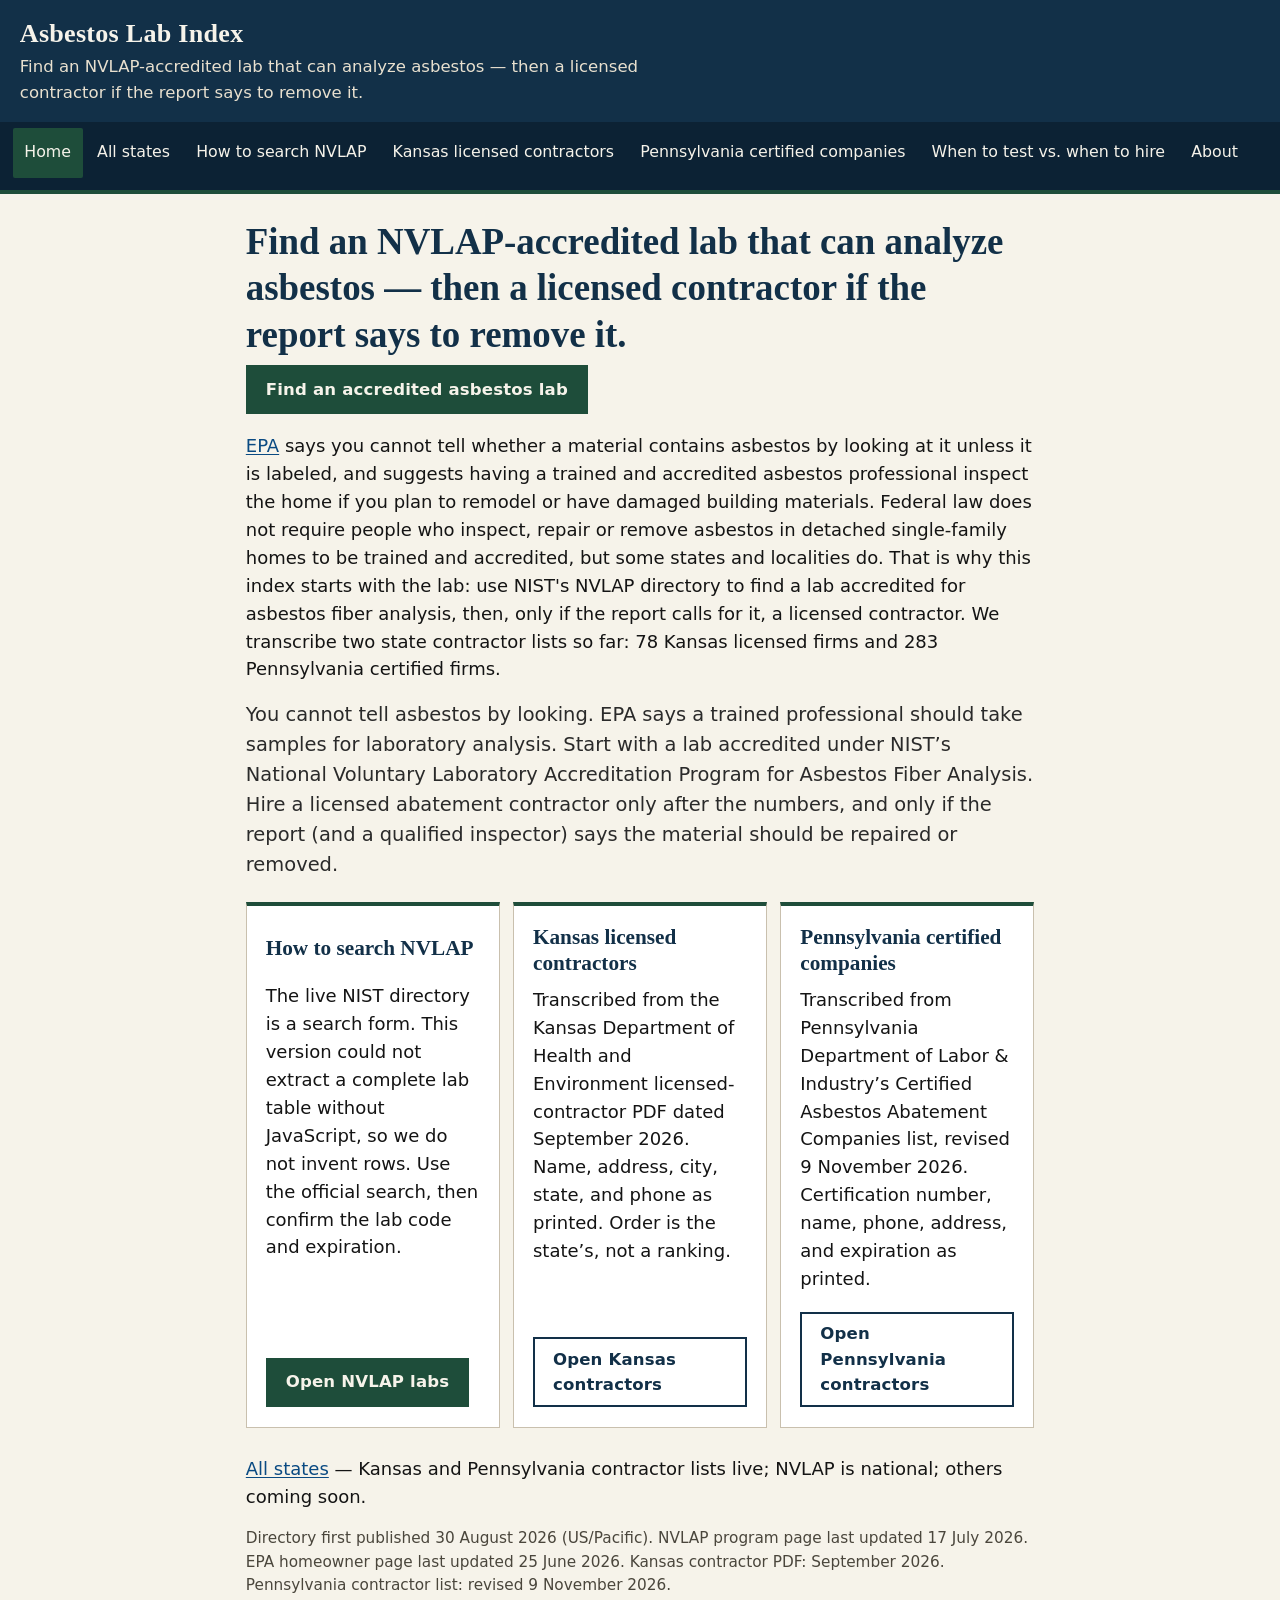
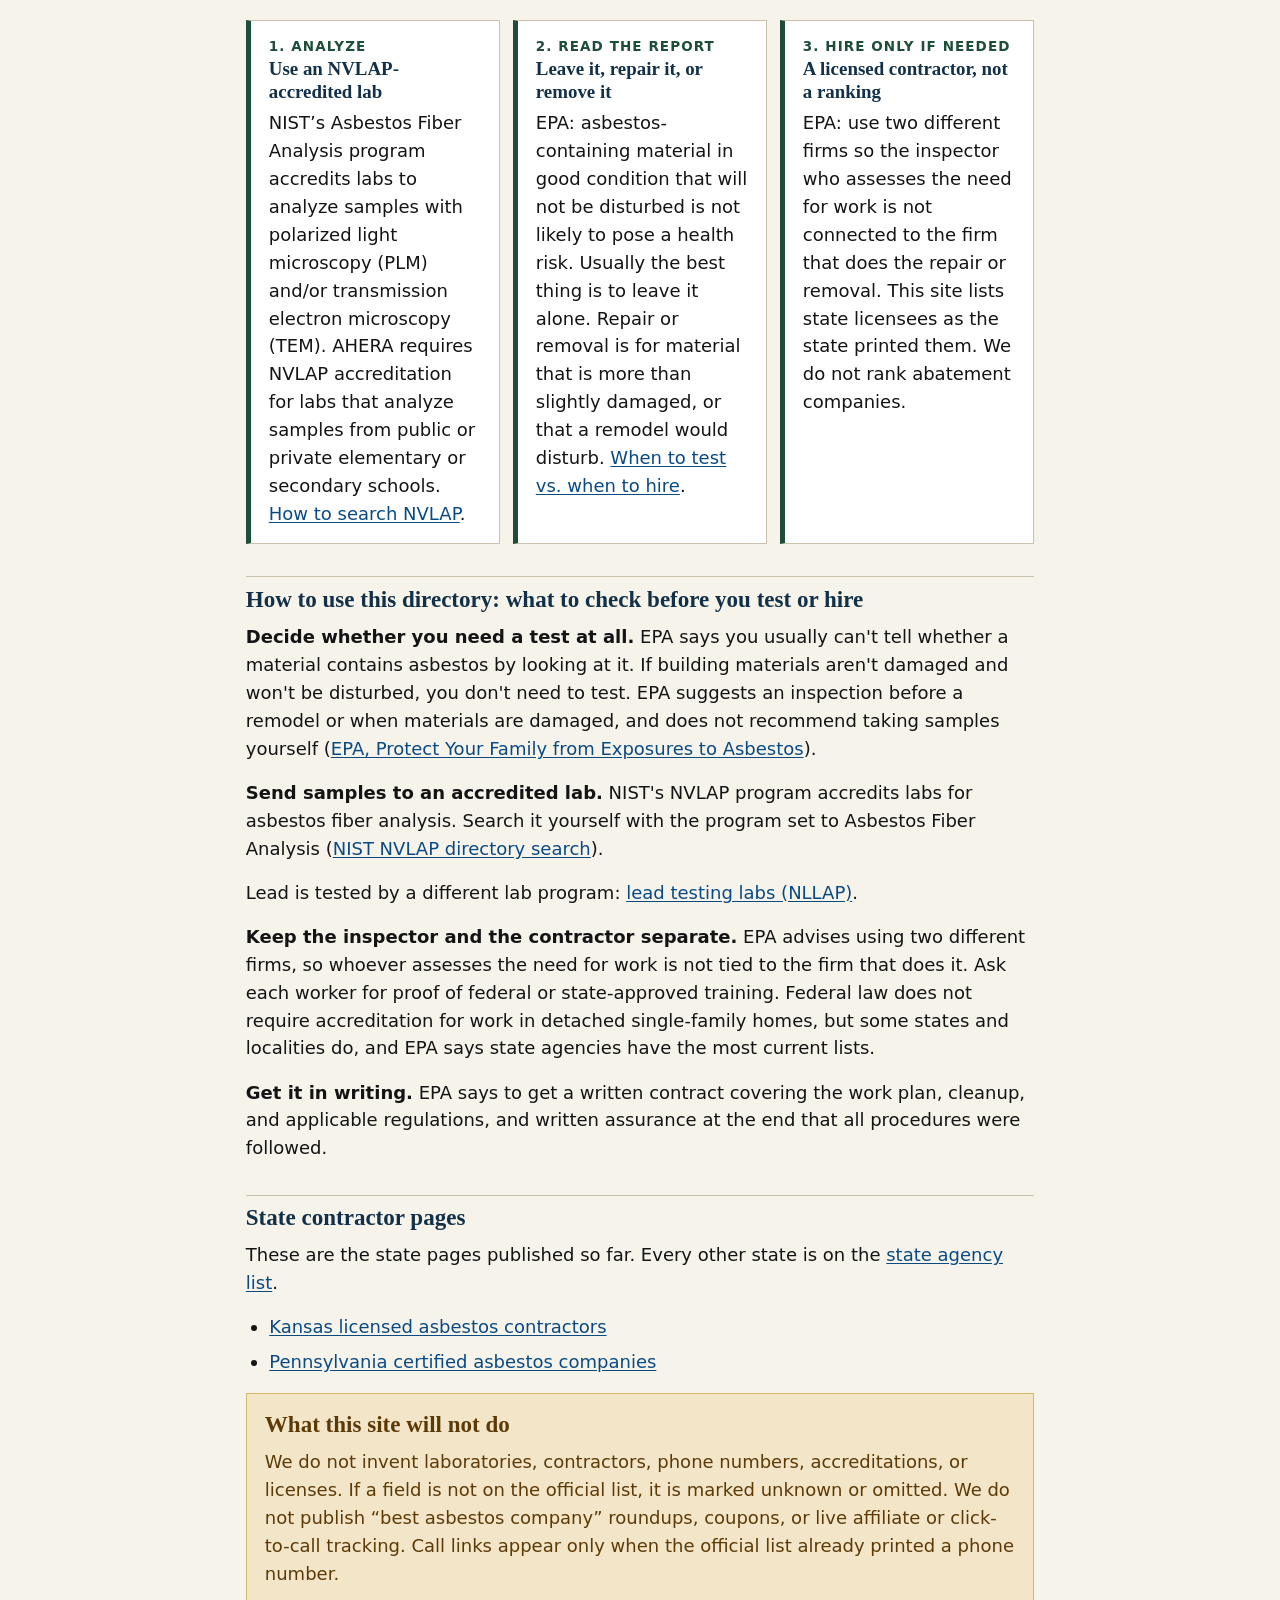
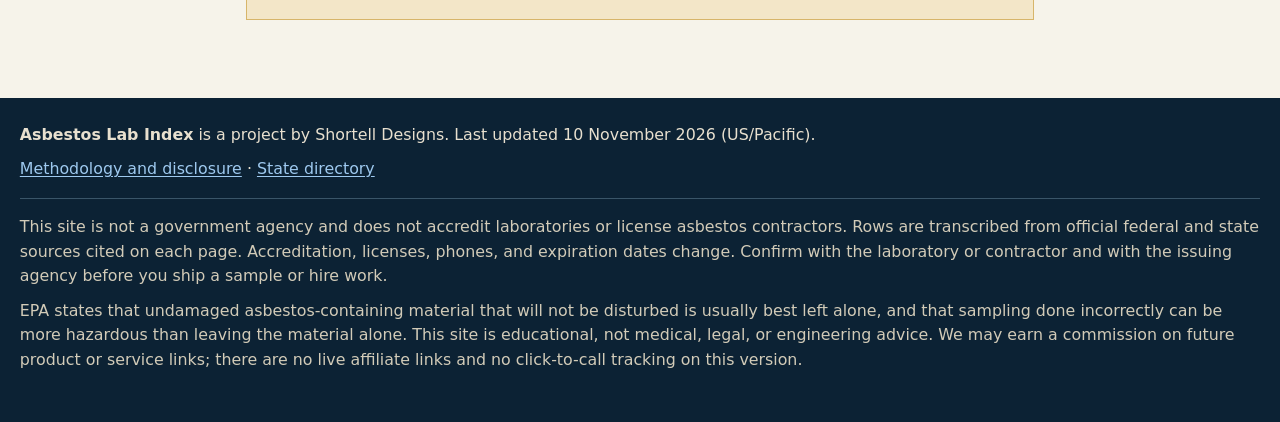
<file: index.html>
<!DOCTYPE html>
<html lang="en">
<head>
  <meta charset="utf-8">
  <meta name="viewport" content="width=device-width, initial-scale=1">
  <title>Asbestos Testing: NVLAP Labs and Licensed Contractors</title>
  <meta name="description" content="You cannot tell asbestos by looking. Find an NVLAP lab to analyze a sample, then a licensed contractor (78 in Kansas, 283 in Pennsylvania).">
  <link rel="stylesheet" href="css/site.css">
  <link rel="canonical" href="https://shortelldesigns.github.io/asbestos-lab-index/">
</head>
<body>
  <a class="skip" href="#content">Skip to content</a>
  <header class="site">
    <div class="brand">
      <p class="site-title"><a href="index.html">Asbestos Lab Index</a></p>
      <p class="tag">Find an NVLAP-accredited lab that can analyze asbestos — then a licensed contractor if the report says to remove it.</p>
    </div>
    <nav class="primary" aria-label="Primary">
      <ul>
        <li><a href="index.html" aria-current="page">Home</a></li>
        <li><a href="states.html">All states</a></li>
        <li><a href="nvlap.html">How to search NVLAP</a></li>
        <li><a href="contractors/kansas.html">Kansas licensed contractors</a></li>
        <li><a href="contractors/pennsylvania.html">Pennsylvania certified companies</a></li>
        <li><a href="when-to-test.html">When to test vs. when to hire</a></li>
        <li><a href="about.html">About</a></li>
      </ul>
    </nav>
  </header>
  <main id="content">
    <h1 class="page">Find an NVLAP-accredited lab that can analyze asbestos — then a licensed contractor if the report says to remove it.</h1>
    <p class="fold-cta"><a class="btn" href="nvlap.html">Find an accredited asbestos lab</a></p>
    <p class="intro"><a href="https://www.epa.gov/asbestos/protect-your-family-exposures-asbestos">EPA</a> says you cannot tell whether a material contains asbestos by looking at it unless it is labeled, and suggests having a trained and accredited asbestos professional inspect the home if you plan to remodel or have damaged building materials. Federal law does not require people who inspect, repair or remove asbestos in detached single-family homes to be trained and accredited, but some states and localities do. That is why this index starts with the lab: use NIST's NVLAP directory to find a lab accredited for asbestos fiber analysis, then, only if the report calls for it, a licensed contractor. We transcribe two state contractor lists so far: 78 Kansas licensed firms and 283 Pennsylvania certified firms.</p>
    <p class="lede">You cannot tell asbestos by looking. EPA says a trained professional should take samples for laboratory analysis. Start with a lab accredited under NIST’s National Voluntary Laboratory Accreditation Program for Asbestos Fiber Analysis. Hire a licensed abatement contractor only after the numbers, and only if the report (and a qualified inspector) says the material should be repaired or removed.</p>

    <div class="cards two cta-cards">
      <div class="card">
        <h3><a href="nvlap.html">How to search NVLAP</a></h3>
        <p>The live NIST directory is a search form. This version could not extract a complete lab table without JavaScript, so we do not invent rows. Use the official search, then confirm the lab code and expiration.</p>
        <a class="btn" href="nvlap.html">Open NVLAP labs</a>
      </div>
      <div class="card">
        <h3><a href="contractors/kansas.html">Kansas licensed contractors</a></h3>
        <p>Transcribed from the Kansas Department of Health and Environment licensed-contractor PDF dated September 2026. Name, address, city, state, and phone as printed. Order is the state’s, not a ranking.</p>
        <a class="btn secondary" href="contractors/kansas.html">Open Kansas contractors</a>
      </div>
      <div class="card">
        <h3><a href="contractors/pennsylvania.html">Pennsylvania certified companies</a></h3>
        <p>Transcribed from Pennsylvania Department of Labor &amp; Industry’s Certified Asbestos Abatement Companies list, revised 9 November 2026. Certification number, name, phone, address, and expiration as printed.</p>
        <a class="btn secondary" href="contractors/pennsylvania.html">Open Pennsylvania contractors</a>
      </div>
    </div>
    <p><a href="states.html">All states</a> — Kansas and Pennsylvania contractor lists live; NVLAP is national; others coming soon.</p>
    <p class="meta">Directory first published 30 August 2026 (US/Pacific). NVLAP program page last updated 17 July 2026. EPA homeowner page last updated 25 June 2026. Kansas contractor PDF: September 2026. Pennsylvania contractor list: revised 9 November 2026.</p>

    <div class="flow">
      <article>
        <span class="step">1. Analyze</span>
        <h2>Use an NVLAP-accredited lab</h2>
        <p>NIST’s Asbestos Fiber Analysis program accredits labs to analyze samples with polarized light microscopy (PLM) and/or transmission electron microscopy (TEM). AHERA requires NVLAP accreditation for labs that analyze samples from public or private elementary or secondary schools. <a href="nvlap.html">How to search NVLAP</a>.</p>
      </article>
      <article>
        <span class="step">2. Read the report</span>
        <h2>Leave it, repair it, or remove it</h2>
        <p>EPA: asbestos-containing material in good condition that will not be disturbed is not likely to pose a health risk. Usually the best thing is to leave it alone. Repair or removal is for material that is more than slightly damaged, or that a remodel would disturb. <a href="when-to-test.html">When to test vs. when to hire</a>.</p>
      </article>
      <article>
        <span class="step">3. Hire only if needed</span>
        <h2>A licensed contractor, not a ranking</h2>
        <p>EPA: use two different firms so the inspector who assesses the need for work is not connected to the firm that does the repair or removal. This site lists state licensees as the state printed them. We do not rank abatement companies.</p>
      </article>
    </div>

    <section class="depth" id="before-you-test">
      <h2>How to use this directory: what to check before you test or hire</h2>
      <p><strong>Decide whether you need a test at all.</strong> EPA says you usually can't tell whether a material contains asbestos by looking at it. If building materials aren't damaged and won't be disturbed, you don't need to test. EPA suggests an inspection before a remodel or when materials are damaged, and does not recommend taking samples yourself (<a href="https://www.epa.gov/asbestos/protect-your-family-exposures-asbestos">EPA, Protect Your Family from Exposures to Asbestos</a>).</p>
      <p><strong>Send samples to an accredited lab.</strong> NIST's NVLAP program accredits labs for asbestos fiber analysis. Search it yourself with the program set to Asbestos Fiber Analysis (<a href="https://www-s.nist.gov/niws/index.cfm?event=directory.search">NIST NVLAP directory search</a>).</p>
      <p>Lead is tested by a different lab program: <a href="https://shortelldesigns.github.io/lead-paint-index/labs.html">lead testing labs (NLLAP)</a>.</p>
      <p><strong>Keep the inspector and the contractor separate.</strong> EPA advises using two different firms, so whoever assesses the need for work is not tied to the firm that does it. Ask each worker for proof of federal or state-approved training. Federal law does not require accreditation for work in detached single-family homes, but some states and localities do, and EPA says state agencies have the most current lists.</p>
      <p><strong>Get it in writing.</strong> EPA says to get a written contract covering the work plan, cleanup, and applicable regulations, and written assurance at the end that all procedures were followed.</p>
    </section>
    <section class="depth" id="popular-states">
      <h2>State contractor pages</h2>
      <p>These are the state pages published so far. Every other state is on the <a href="states.html">state agency list</a>.</p>
      <ul>
        <li><a href="contractors/kansas.html">Kansas licensed asbestos contractors</a></li>
        <li><a href="contractors/pennsylvania.html">Pennsylvania certified asbestos companies</a></li>
      </ul>
    </section>

    <div class="callout">
      <h2>What this site will not do</h2>
      <p>We do not invent laboratories, contractors, phone numbers, accreditations, or licenses. If a field is not on the official list, it is marked unknown or omitted. We do not publish “best asbestos company” roundups, coupons, or live affiliate or click-to-call tracking. Call links appear only when the official list already printed a phone number.</p>
    </div>
  </main>
  <footer class="site">
    <div class="inner">
      <p><strong>Asbestos Lab Index</strong> is a project by Shortell Designs. Last updated 10 November 2026 (US/Pacific).</p>
      <p><a href="about.html">Methodology and disclosure</a> · <a href="states.html">State directory</a></p>
      <div class="disclaimer">
        <p>This site is not a government agency and does not accredit laboratories or license asbestos contractors. Rows are transcribed from official federal and state sources cited on each page. Accreditation, licenses, phones, and expiration dates change. Confirm with the laboratory or contractor and with the issuing agency before you ship a sample or hire work.</p>
        <p>EPA states that undamaged asbestos-containing material that will not be disturbed is usually best left alone, and that sampling done incorrectly can be more hazardous than leaving the material alone. This site is educational, not medical, legal, or engineering advice. We may earn a commission on future product or service links; there are no live affiliate links and no click-to-call tracking on this version.</p>
      </div>
    </div>
  </footer>
</body>
</html>
</file>
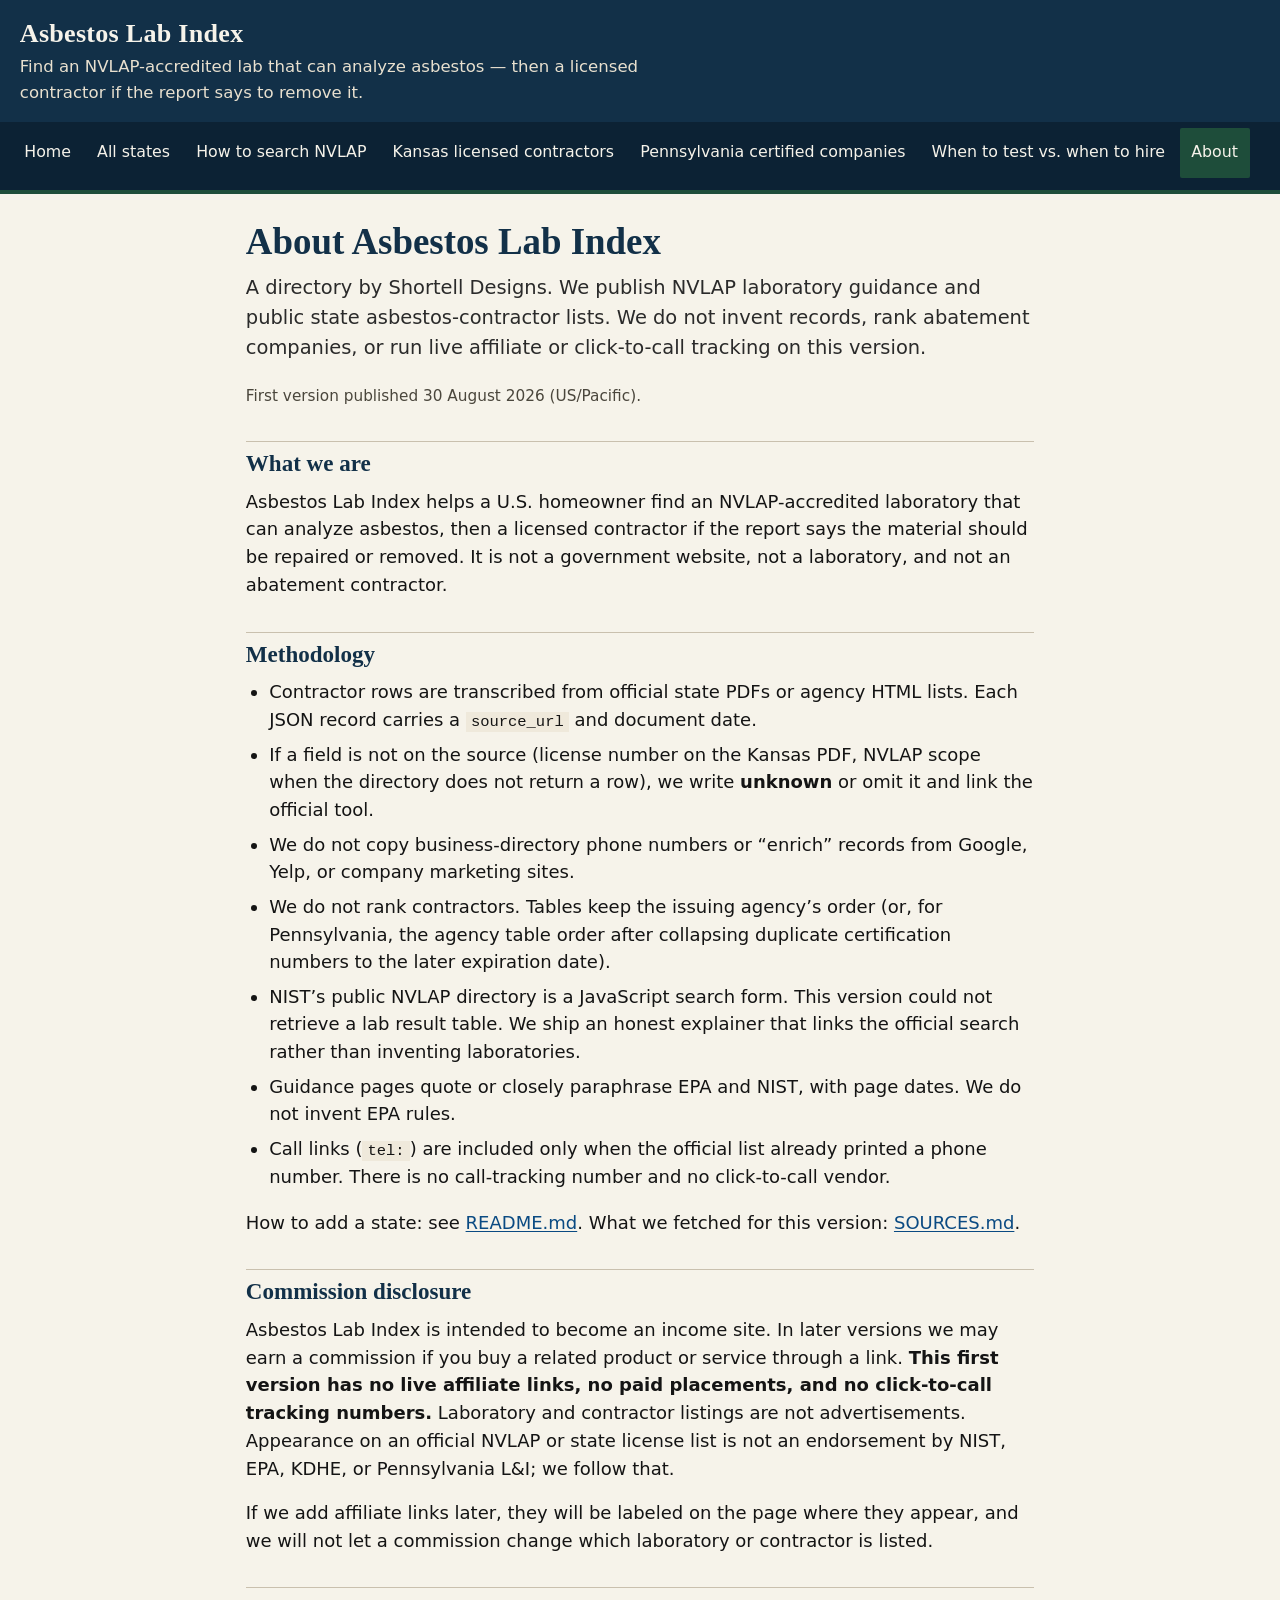
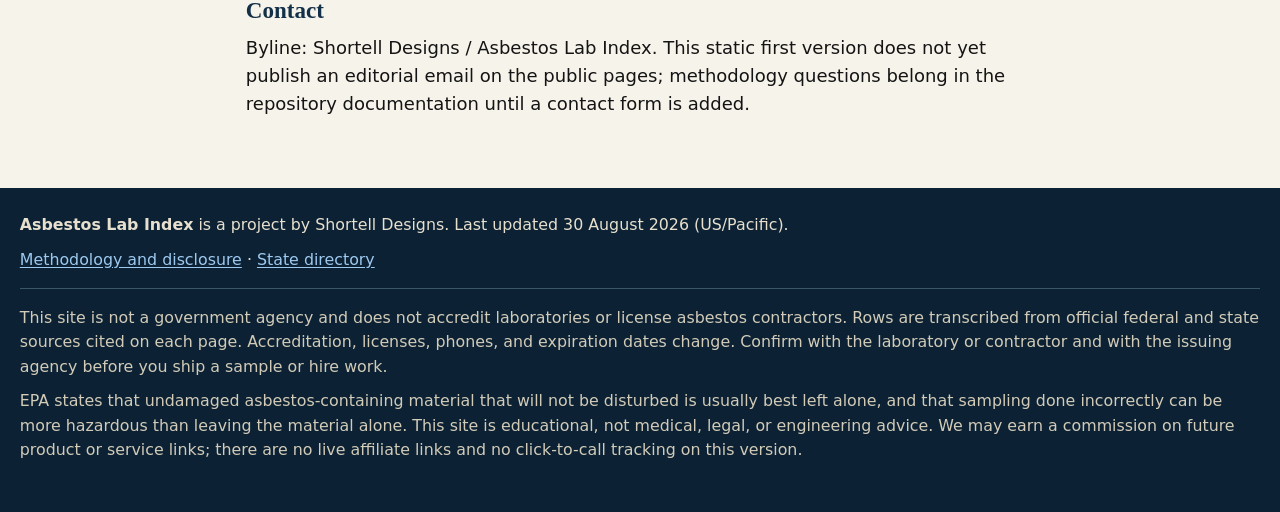
<file: about.html>
<!DOCTYPE html>
<html lang="en">
<head>
  <meta charset="utf-8">
  <meta name="viewport" content="width=device-width, initial-scale=1">
  <title>About Asbestos Lab Index</title>
  <meta name="description" content="Independent directory compiled by Shortell Designs. NVLAP is an official NIST search with zero invented labs. Kansas and Pennsylvania contractor lists transcribed from state sources. Not a lab or abatement company.">
  <link rel="canonical" href="https://shortelldesigns.github.io/asbestos-lab-index/about.html">
  <link rel="stylesheet" href="css/site.css">
</head>
<body>
  <a class="skip" href="#content">Skip to content</a>
  <header class="site">
    <div class="brand">
      <p class="site-title"><a href="index.html">Asbestos Lab Index</a></p>
      <p class="tag">Find an NVLAP-accredited lab that can analyze asbestos — then a licensed contractor if the report says to remove it.</p>
    </div>
    <nav class="primary" aria-label="Primary">
      <ul>
        <li><a href="index.html">Home</a></li>
        <li><a href="states.html">All states</a></li>
        <li><a href="nvlap.html">How to search NVLAP</a></li>
        <li><a href="contractors/kansas.html">Kansas licensed contractors</a></li>
        <li><a href="contractors/pennsylvania.html">Pennsylvania certified companies</a></li>
        <li><a href="when-to-test.html">When to test vs. when to hire</a></li>
        <li><a href="about.html" aria-current="page">About</a></li>
      </ul>
    </nav>
  </header>
  <main id="content">
    <h1 class="page">About Asbestos Lab Index</h1>
    <p class="lede">A directory by Shortell Designs. We publish NVLAP laboratory guidance and public state asbestos-contractor lists. We do not invent records, rank abatement companies, or run live affiliate or click-to-call tracking on this version.</p>
    <p class="meta">First version published 30 August 2026 (US/Pacific).</p>

    <h2>What we are</h2>
    <p>Asbestos Lab Index helps a U.S. homeowner find an NVLAP-accredited laboratory that can analyze asbestos, then a licensed contractor if the report says the material should be repaired or removed. It is not a government website, not a laboratory, and not an abatement contractor.</p>

    <h2>Methodology</h2>
    <ul>
      <li>Contractor rows are transcribed from official state PDFs or agency HTML lists. Each JSON record carries a <code>source_url</code> and document date.</li>
      <li>If a field is not on the source (license number on the Kansas PDF, NVLAP scope when the directory does not return a row), we write <strong>unknown</strong> or omit it and link the official tool.</li>
      <li>We do not copy business-directory phone numbers or “enrich” records from Google, Yelp, or company marketing sites.</li>
      <li>We do not rank contractors. Tables keep the issuing agency’s order (or, for Pennsylvania, the agency table order after collapsing duplicate certification numbers to the later expiration date).</li>
      <li>NIST’s public NVLAP directory is a JavaScript search form. This version could not retrieve a lab result table. We ship an honest explainer that links the official search rather than inventing laboratories.</li>
      <li>Guidance pages quote or closely paraphrase EPA and NIST, with page dates. We do not invent EPA rules.</li>
      <li>Call links (<code>tel:</code>) are included only when the official list already printed a phone number. There is no call-tracking number and no click-to-call vendor.</li>
    </ul>
    <p>How to add a state: see <a href="README.md">README.md</a>. What we fetched for this version: <a href="SOURCES.md">SOURCES.md</a>.</p>

    <h2>Commission disclosure</h2>
    <p>Asbestos Lab Index is intended to become an income site. In later versions we may earn a commission if you buy a related product or service through a link. <strong>This first version has no live affiliate links, no paid placements, and no click-to-call tracking numbers.</strong> Laboratory and contractor listings are not advertisements. Appearance on an official NVLAP or state license list is not an endorsement by NIST, EPA, KDHE, or Pennsylvania L&amp;I; we follow that.</p>
    <p>If we add affiliate links later, they will be labeled on the page where they appear, and we will not let a commission change which laboratory or contractor is listed.</p>

    <h2>Contact</h2>
    <p>Byline: Shortell Designs / Asbestos Lab Index. This static first version does not yet publish an editorial email on the public pages; methodology questions belong in the repository documentation until a contact form is added.</p>
  </main>
  <footer class="site">
    <div class="inner">
      <p><strong>Asbestos Lab Index</strong> is a project by Shortell Designs. Last updated 30 August 2026 (US/Pacific).</p>
      <p><a href="about.html">Methodology and disclosure</a> · <a href="states.html">State directory</a></p>
      <div class="disclaimer">
        <p>This site is not a government agency and does not accredit laboratories or license asbestos contractors. Rows are transcribed from official federal and state sources cited on each page. Accreditation, licenses, phones, and expiration dates change. Confirm with the laboratory or contractor and with the issuing agency before you ship a sample or hire work.</p>
        <p>EPA states that undamaged asbestos-containing material that will not be disturbed is usually best left alone, and that sampling done incorrectly can be more hazardous than leaving the material alone. This site is educational, not medical, legal, or engineering advice. We may earn a commission on future product or service links; there are no live affiliate links and no click-to-call tracking on this version.</p>
      </div>
    </div>
  </footer>
</body>
</html>
</file>
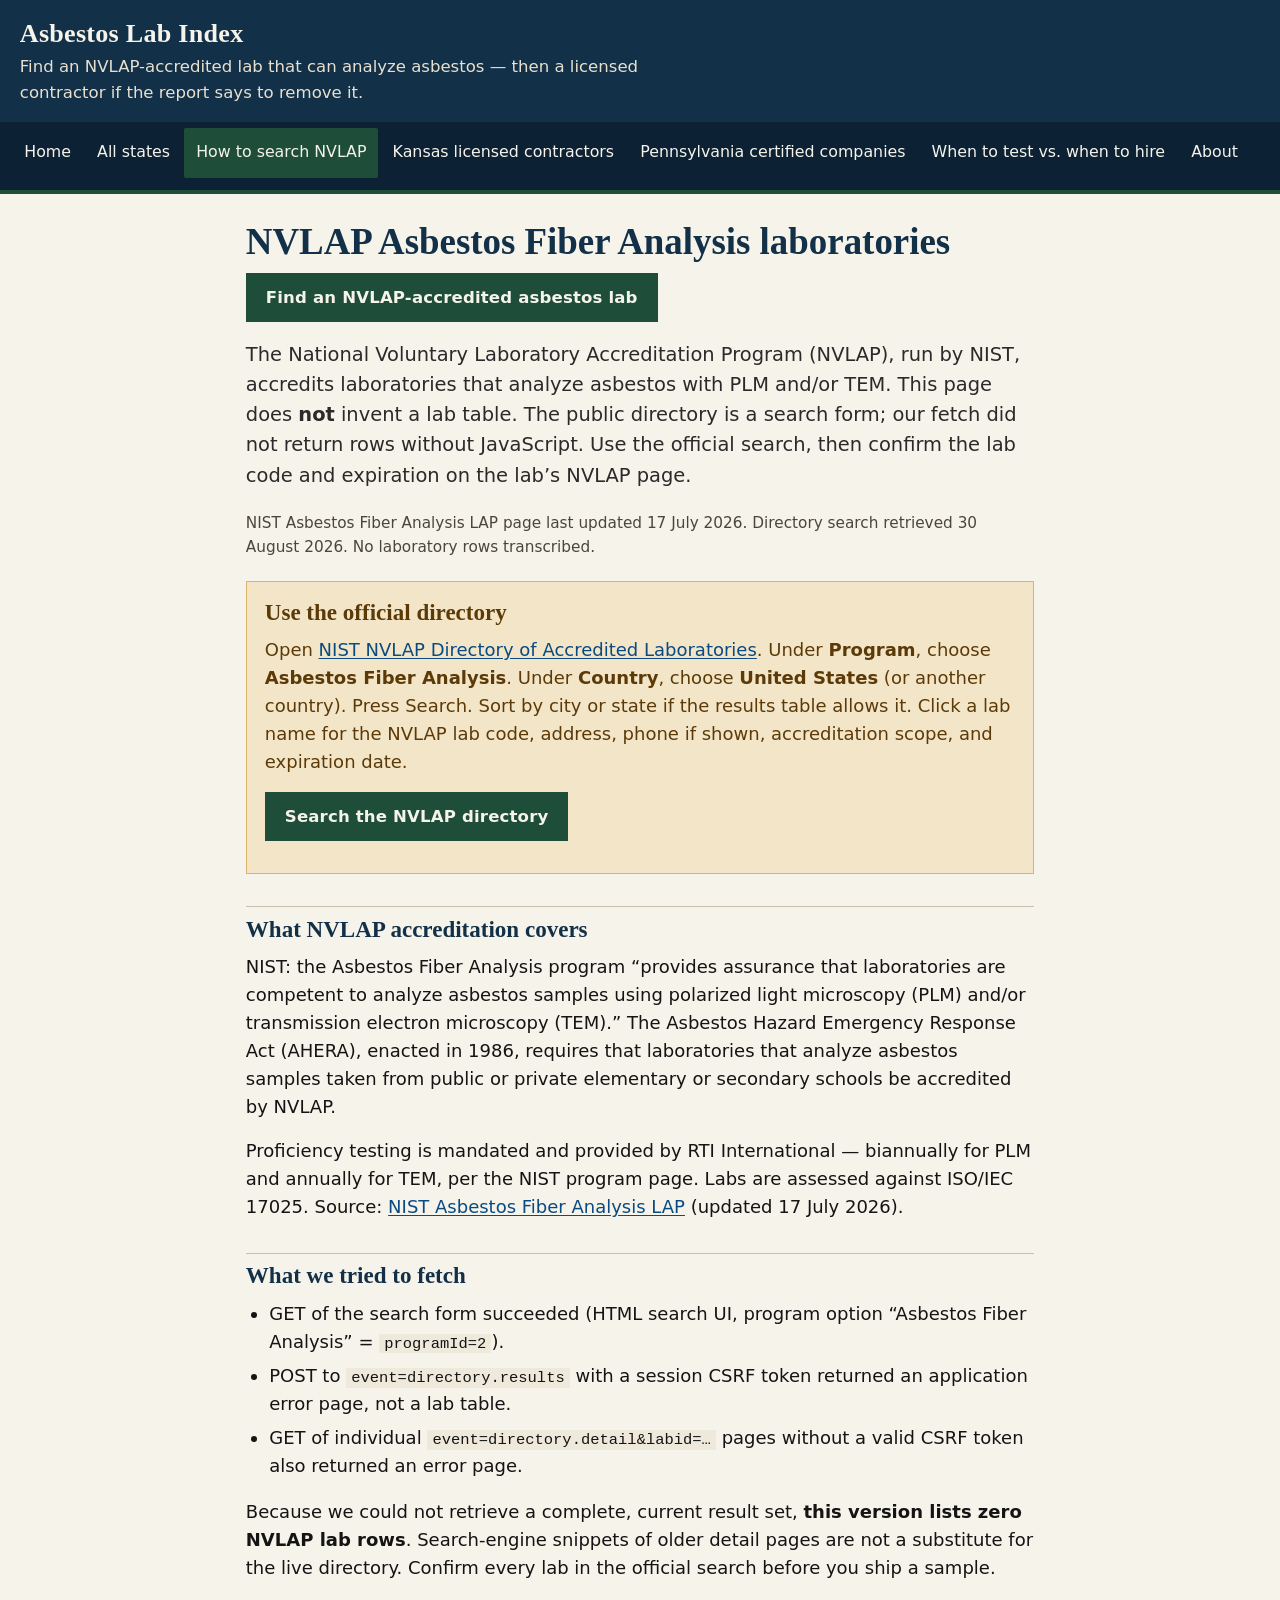
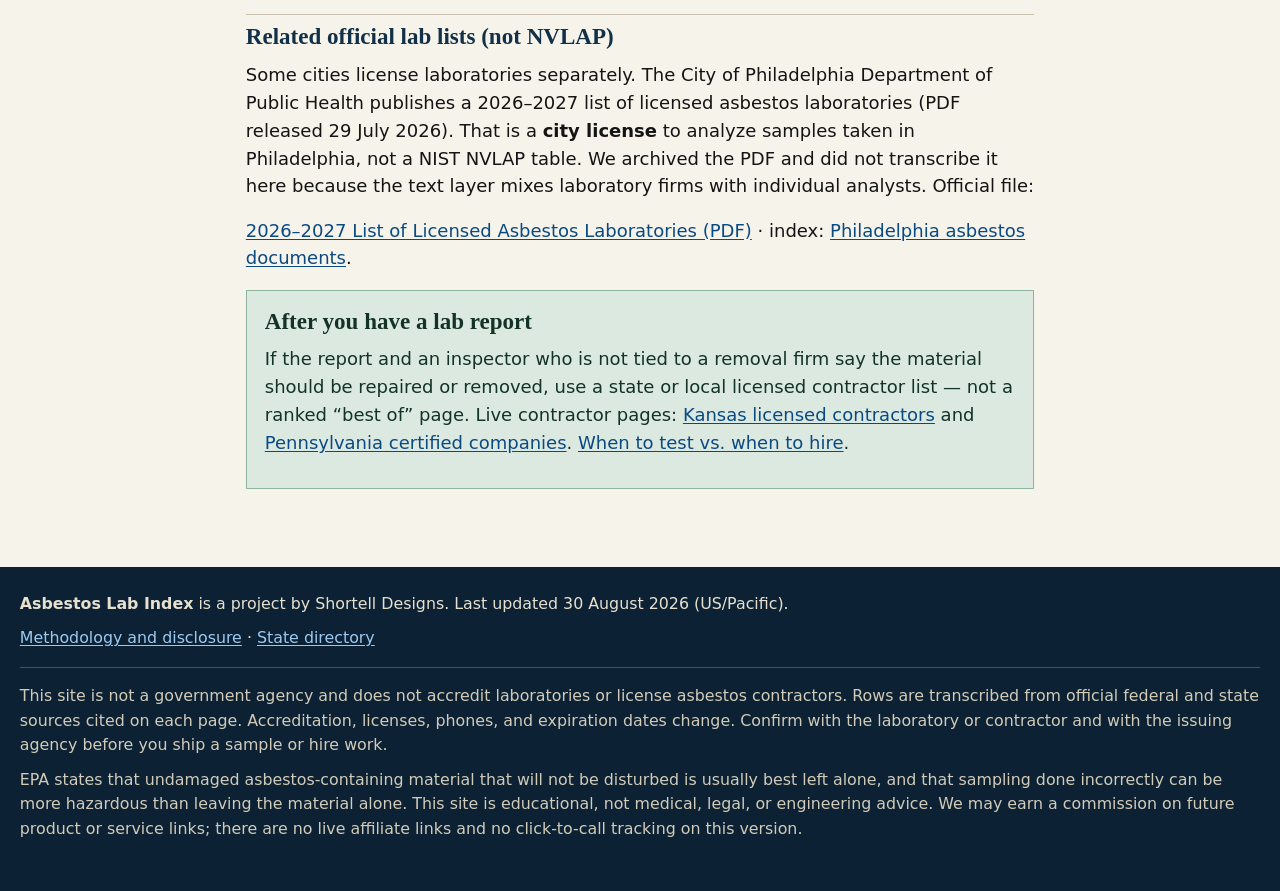
<file: nvlap.html>
<!DOCTYPE html>
<html lang="en">
<head>
  <meta charset="utf-8">
  <meta name="viewport" content="width=device-width, initial-scale=1">
  <title>NVLAP Asbestos Labs: Search the NIST Directory</title>
  <meta name="description" content="NIST’s NVLAP directory is a search form. This page lists zero labs because a complete table could not be extracted. Use the official Asbestos Fiber Analysis search, then confirm lab code and expiration.">
  <link rel="canonical" href="https://shortelldesigns.github.io/asbestos-lab-index/nvlap.html">
  <link rel="stylesheet" href="css/site.css">
</head>
<body>
  <a class="skip" href="#content">Skip to content</a>
  <header class="site">
    <div class="brand">
      <p class="site-title"><a href="index.html">Asbestos Lab Index</a></p>
      <p class="tag">Find an NVLAP-accredited lab that can analyze asbestos — then a licensed contractor if the report says to remove it.</p>
    </div>
    <nav class="primary" aria-label="Primary">
      <ul>
        <li><a href="index.html">Home</a></li>
        <li><a href="states.html">All states</a></li>
        <li><a href="nvlap.html" aria-current="page">How to search NVLAP</a></li>
        <li><a href="contractors/kansas.html">Kansas licensed contractors</a></li>
        <li><a href="contractors/pennsylvania.html">Pennsylvania certified companies</a></li>
        <li><a href="when-to-test.html">When to test vs. when to hire</a></li>
        <li><a href="about.html">About</a></li>
      </ul>
    </nav>
  </header>
  <main id="content">
    <h1 class="page">NVLAP Asbestos Fiber Analysis laboratories</h1>
    <p class="fold-cta"><a class="btn" href="#labs">Find an NVLAP-accredited asbestos lab</a></p>
    <p class="lede">The National Voluntary Laboratory Accreditation Program (NVLAP), run by NIST, accredits laboratories that analyze asbestos with PLM and/or TEM. This page does <strong>not</strong> invent a lab table. The public directory is a search form; our fetch did not return rows without JavaScript. Use the official search, then confirm the lab code and expiration on the lab’s NVLAP page.</p>
    <p class="meta">NIST Asbestos Fiber Analysis LAP page last updated 17 July 2026. Directory search retrieved 30 August 2026. No laboratory rows transcribed.</p>

    <div class="callout" id="labs">
      <h2>Use the official directory</h2>
      <p>Open <a href="https://www-s.nist.gov/niws/index.cfm?event=directory.search">NIST NVLAP Directory of Accredited Laboratories</a>. Under <strong>Program</strong>, choose <strong>Asbestos Fiber Analysis</strong>. Under <strong>Country</strong>, choose <strong>United States</strong> (or another country). Press Search. Sort by city or state if the results table allows it. Click a lab name for the NVLAP lab code, address, phone if shown, accreditation scope, and expiration date.</p>
      <p><a class="btn" href="https://www-s.nist.gov/niws/index.cfm?event=directory.search">Search the NVLAP directory</a></p>
    </div>

    <h2>What NVLAP accreditation covers</h2>
    <p>NIST: the Asbestos Fiber Analysis program “provides assurance that laboratories are competent to analyze asbestos samples using polarized light microscopy (PLM) and/or transmission electron microscopy (TEM).” The Asbestos Hazard Emergency Response Act (AHERA), enacted in 1986, requires that laboratories that analyze asbestos samples taken from public or private elementary or secondary schools be accredited by NVLAP.</p>
    <p>Proficiency testing is mandated and provided by RTI International — biannually for PLM and annually for TEM, per the NIST program page. Labs are assessed against ISO/IEC 17025. Source: <a href="https://www.nist.gov/nvlap/asbestos-fiber-analysis-lap">NIST Asbestos Fiber Analysis LAP</a> (updated 17 July 2026).</p>

    <h2>What we tried to fetch</h2>
    <ul>
      <li>GET of the search form succeeded (HTML search UI, program option “Asbestos Fiber Analysis” = <code>programId=2</code>).</li>
      <li>POST to <code>event=directory.results</code> with a session CSRF token returned an application error page, not a lab table.</li>
      <li>GET of individual <code>event=directory.detail&amp;labid=…</code> pages without a valid CSRF token also returned an error page.</li>
    </ul>
    <p>Because we could not retrieve a complete, current result set, <strong>this version lists zero NVLAP lab rows</strong>. Search-engine snippets of older detail pages are not a substitute for the live directory. Confirm every lab in the official search before you ship a sample.</p>

    <h2>Related official lab lists (not NVLAP)</h2>
    <p>Some cities license laboratories separately. The City of Philadelphia Department of Public Health publishes a 2026–2027 list of licensed asbestos laboratories (PDF released 29 July 2026). That is a <strong>city license</strong> to analyze samples taken in Philadelphia, not a NIST NVLAP table. We archived the PDF and did not transcribe it here because the text layer mixes laboratory firms with individual analysts. Official file:</p>
    <p><a href="https://www.phila.gov/media/20260729134450/health-licensed-asbestos-laboratories-2026-2027.pdf">2026–2027 List of Licensed Asbestos Laboratories (PDF)</a> · index: <a href="https://www.phila.gov/documents/asbestos-documents-and-forms/">Philadelphia asbestos documents</a>.</p>

    <div class="callout ok">
      <h2>After you have a lab report</h2>
      <p>If the report and an inspector who is not tied to a removal firm say the material should be repaired or removed, use a state or local licensed contractor list — not a ranked “best of” page. Live contractor pages: <a href="contractors/kansas.html">Kansas licensed contractors</a> and <a href="contractors/pennsylvania.html">Pennsylvania certified companies</a>. <a href="when-to-test.html">When to test vs. when to hire</a>.</p>
    </div>
  </main>
  <footer class="site">
    <div class="inner">
      <p><strong>Asbestos Lab Index</strong> is a project by Shortell Designs. Last updated 30 August 2026 (US/Pacific).</p>
      <p><a href="about.html">Methodology and disclosure</a> · <a href="states.html">State directory</a></p>
      <div class="disclaimer">
        <p>This site is not a government agency and does not accredit laboratories or license asbestos contractors. Rows are transcribed from official federal and state sources cited on each page. Accreditation, licenses, phones, and expiration dates change. Confirm with the laboratory or contractor and with the issuing agency before you ship a sample or hire work.</p>
        <p>EPA states that undamaged asbestos-containing material that will not be disturbed is usually best left alone, and that sampling done incorrectly can be more hazardous than leaving the material alone. This site is educational, not medical, legal, or engineering advice. We may earn a commission on future product or service links; there are no live affiliate links and no click-to-call tracking on this version.</p>
      </div>
    </div>
  </footer>
</body>
</html>
</file>
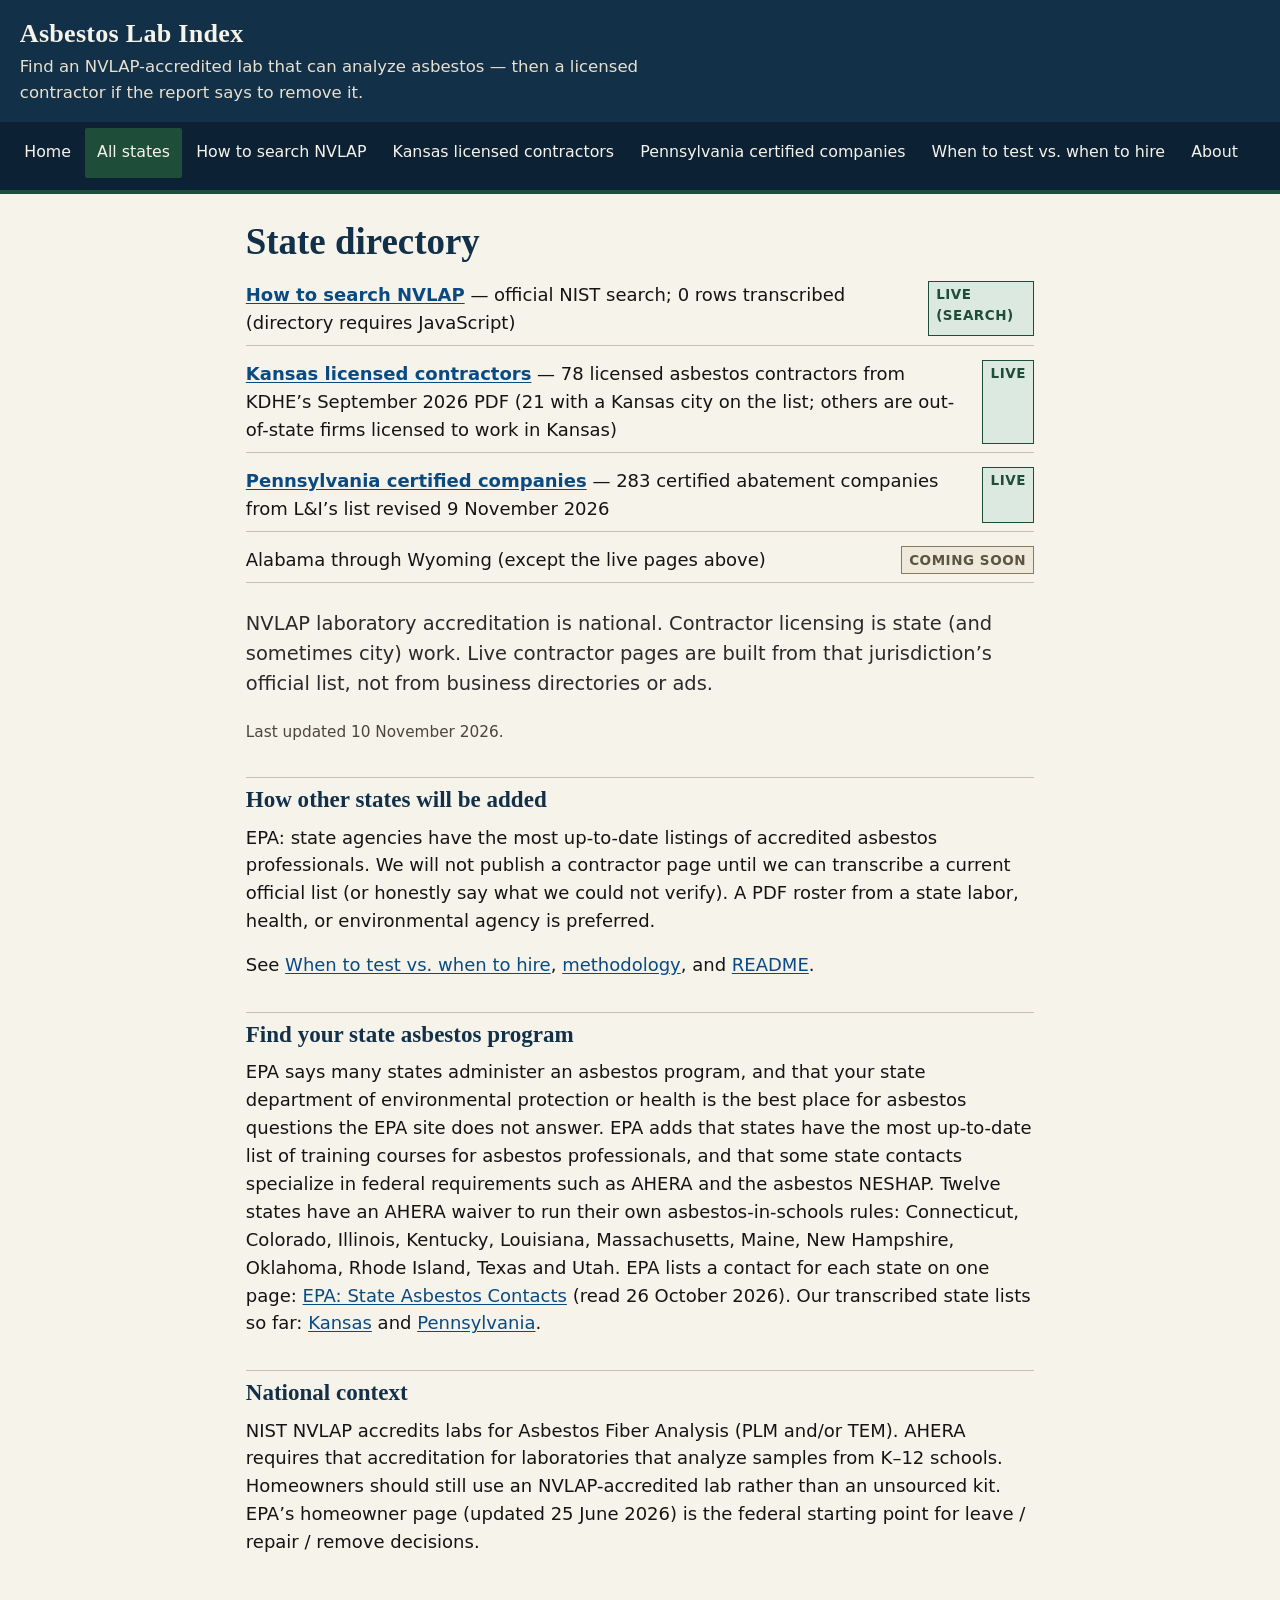
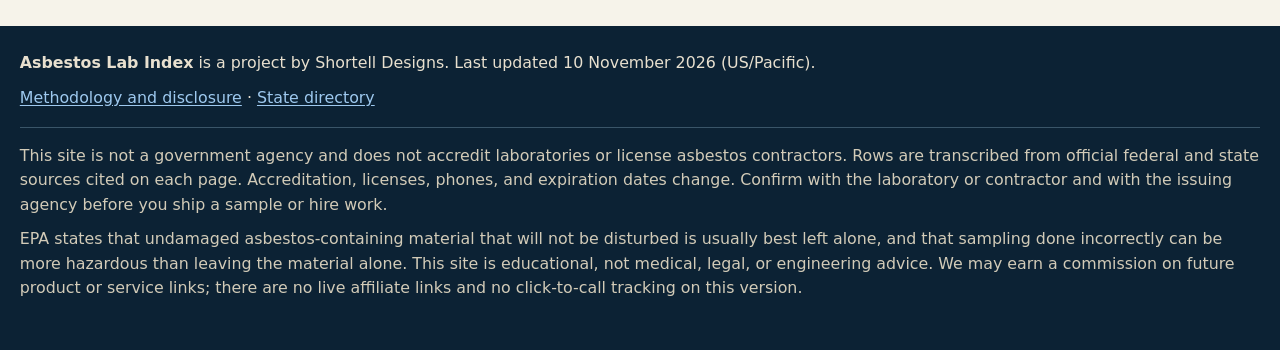
<file: states.html>
<!DOCTYPE html>
<html lang="en">
<head>
  <meta charset="utf-8">
  <meta name="viewport" content="width=device-width, initial-scale=1">
  <title>State Asbestos Contractor Directory | Asbestos Lab Index</title>
  <meta name="description" content="Live contractor lists for Kansas (78) and Pennsylvania (283). NVLAP lab search is national. Other states coming when an official roster can be transcribed. Not a ranking.">
  <link rel="canonical" href="https://shortelldesigns.github.io/asbestos-lab-index/states.html">
  <link rel="stylesheet" href="css/site.css">
</head>
<body>
  <a class="skip" href="#content">Skip to content</a>
  <header class="site">
    <div class="brand">
      <p class="site-title"><a href="index.html">Asbestos Lab Index</a></p>
      <p class="tag">Find an NVLAP-accredited lab that can analyze asbestos — then a licensed contractor if the report says to remove it.</p>
    </div>
    <nav class="primary" aria-label="Primary">
      <ul>
        <li><a href="index.html">Home</a></li>
        <li><a href="states.html" aria-current="page">All states</a></li>
        <li><a href="nvlap.html">How to search NVLAP</a></li>
        <li><a href="contractors/kansas.html">Kansas licensed contractors</a></li>
        <li><a href="contractors/pennsylvania.html">Pennsylvania certified companies</a></li>
        <li><a href="when-to-test.html">When to test vs. when to hire</a></li>
        <li><a href="about.html">About</a></li>
      </ul>
    </nav>
  </header>
  <main id="content">
    <h1 class="page">State directory</h1>
<ul class="state-list">
      <li><span><a href="nvlap.html"><strong>How to search NVLAP</strong></a> — official NIST search; 0 rows transcribed (directory requires JavaScript)</span> <span class="badge">Live (search)</span></li>
      <li><span><a href="contractors/kansas.html"><strong>Kansas licensed contractors</strong></a> — 78 licensed asbestos contractors from KDHE’s September 2026 PDF (21 with a Kansas city on the list; others are out-of-state firms licensed to work in Kansas)</span> <span class="badge">Live</span></li>
      <li><span><a href="contractors/pennsylvania.html"><strong>Pennsylvania certified companies</strong></a> — 283 certified abatement companies from L&amp;I’s list revised 9 November 2026</span> <span class="badge">Live</span></li>
      <li><span>Alabama through Wyoming (except the live pages above)</span> <span class="badge soon">Coming soon</span></li>
    </ul>

    <p class="lede">NVLAP laboratory accreditation is national. Contractor licensing is state (and sometimes city) work. Live contractor pages are built from that jurisdiction’s official list, not from business directories or ads.</p>
    <p class="meta">Last updated 10 November 2026.</p>

        <h2>How other states will be added</h2>
    <p>EPA: state agencies have the most up-to-date listings of accredited asbestos professionals. We will not publish a contractor page until we can transcribe a current official list (or honestly say what we could not verify). A PDF roster from a state labor, health, or environmental agency is preferred.</p>
    <p>See <a href="when-to-test.html">When to test vs. when to hire</a>, <a href="about.html">methodology</a>, and <a href="README.md">README</a>.</p>

    <h2 id="state-contacts">Find your state asbestos program</h2>
    <p data-hc="2026-10-26">EPA says many states administer an asbestos program, and that your state department of environmental protection or health is the best place for asbestos questions the EPA site does not answer. EPA adds that states have the most up-to-date list of training courses for asbestos professionals, and that some state contacts specialize in federal requirements such as AHERA and the asbestos NESHAP. Twelve states have an AHERA waiver to run their own asbestos-in-schools rules: Connecticut, Colorado, Illinois, Kentucky, Louisiana, Massachusetts, Maine, New Hampshire, Oklahoma, Rhode Island, Texas and Utah. EPA lists a contact for each state on one page: <a href="https://www.epa.gov/asbestos/state-asbestos-contacts">EPA: State Asbestos Contacts</a> (read 26 October 2026). Our transcribed state lists so far: <a href="contractors/kansas.html">Kansas</a> and <a href="contractors/pennsylvania.html">Pennsylvania</a>.</p>

    <h2>National context</h2>
    <p>NIST NVLAP accredits labs for Asbestos Fiber Analysis (PLM and/or TEM). AHERA requires that accreditation for laboratories that analyze samples from K–12 schools. Homeowners should still use an NVLAP-accredited lab rather than an unsourced kit. EPA’s homeowner page (updated 25 June 2026) is the federal starting point for leave / repair / remove decisions.</p>
  </main>
  <footer class="site">
    <div class="inner">
      <p><strong>Asbestos Lab Index</strong> is a project by Shortell Designs. Last updated 10 November 2026 (US/Pacific).</p>
      <p><a href="about.html">Methodology and disclosure</a> · <a href="states.html">State directory</a></p>
      <div class="disclaimer">
        <p>This site is not a government agency and does not accredit laboratories or license asbestos contractors. Rows are transcribed from official federal and state sources cited on each page. Accreditation, licenses, phones, and expiration dates change. Confirm with the laboratory or contractor and with the issuing agency before you ship a sample or hire work.</p>
        <p>EPA states that undamaged asbestos-containing material that will not be disturbed is usually best left alone, and that sampling done incorrectly can be more hazardous than leaving the material alone. This site is educational, not medical, legal, or engineering advice. We may earn a commission on future product or service links; there are no live affiliate links and no click-to-call tracking on this version.</p>
      </div>
    </div>
  </footer>
</body>
</html>
</file>
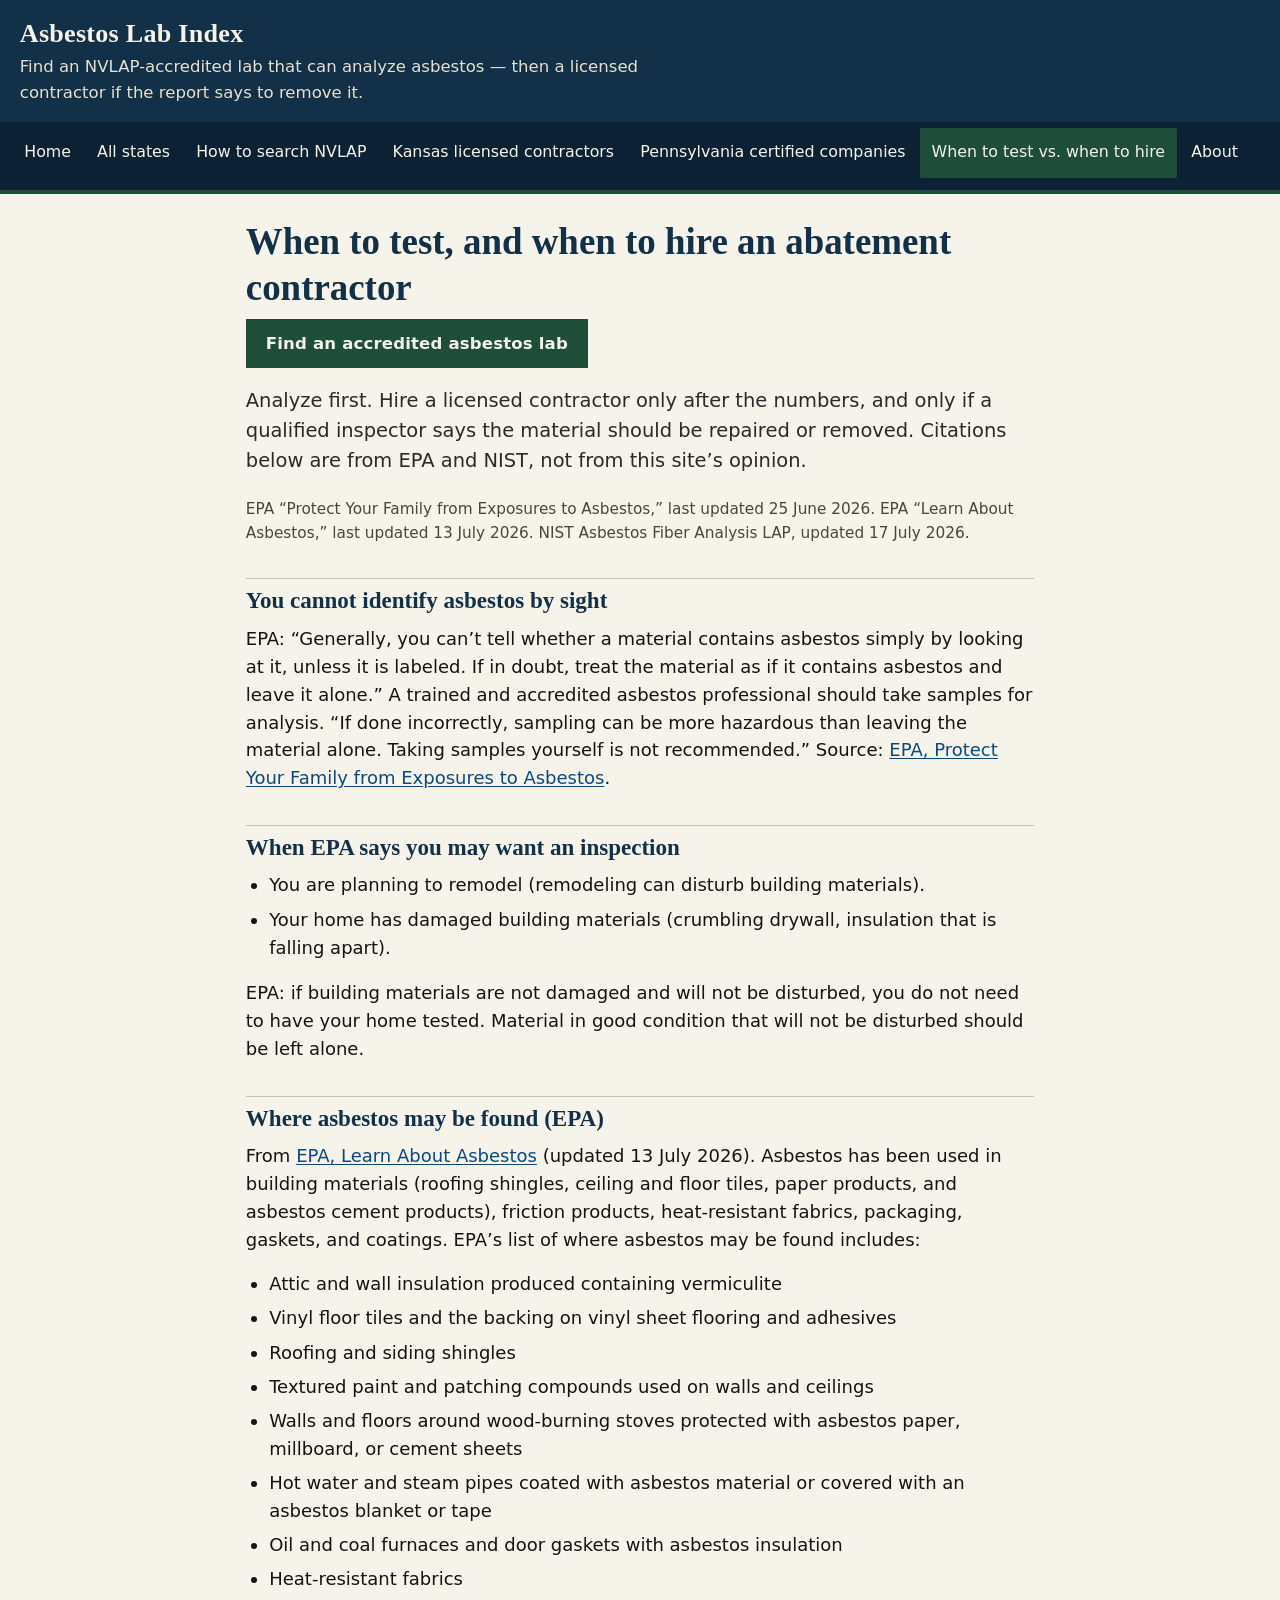
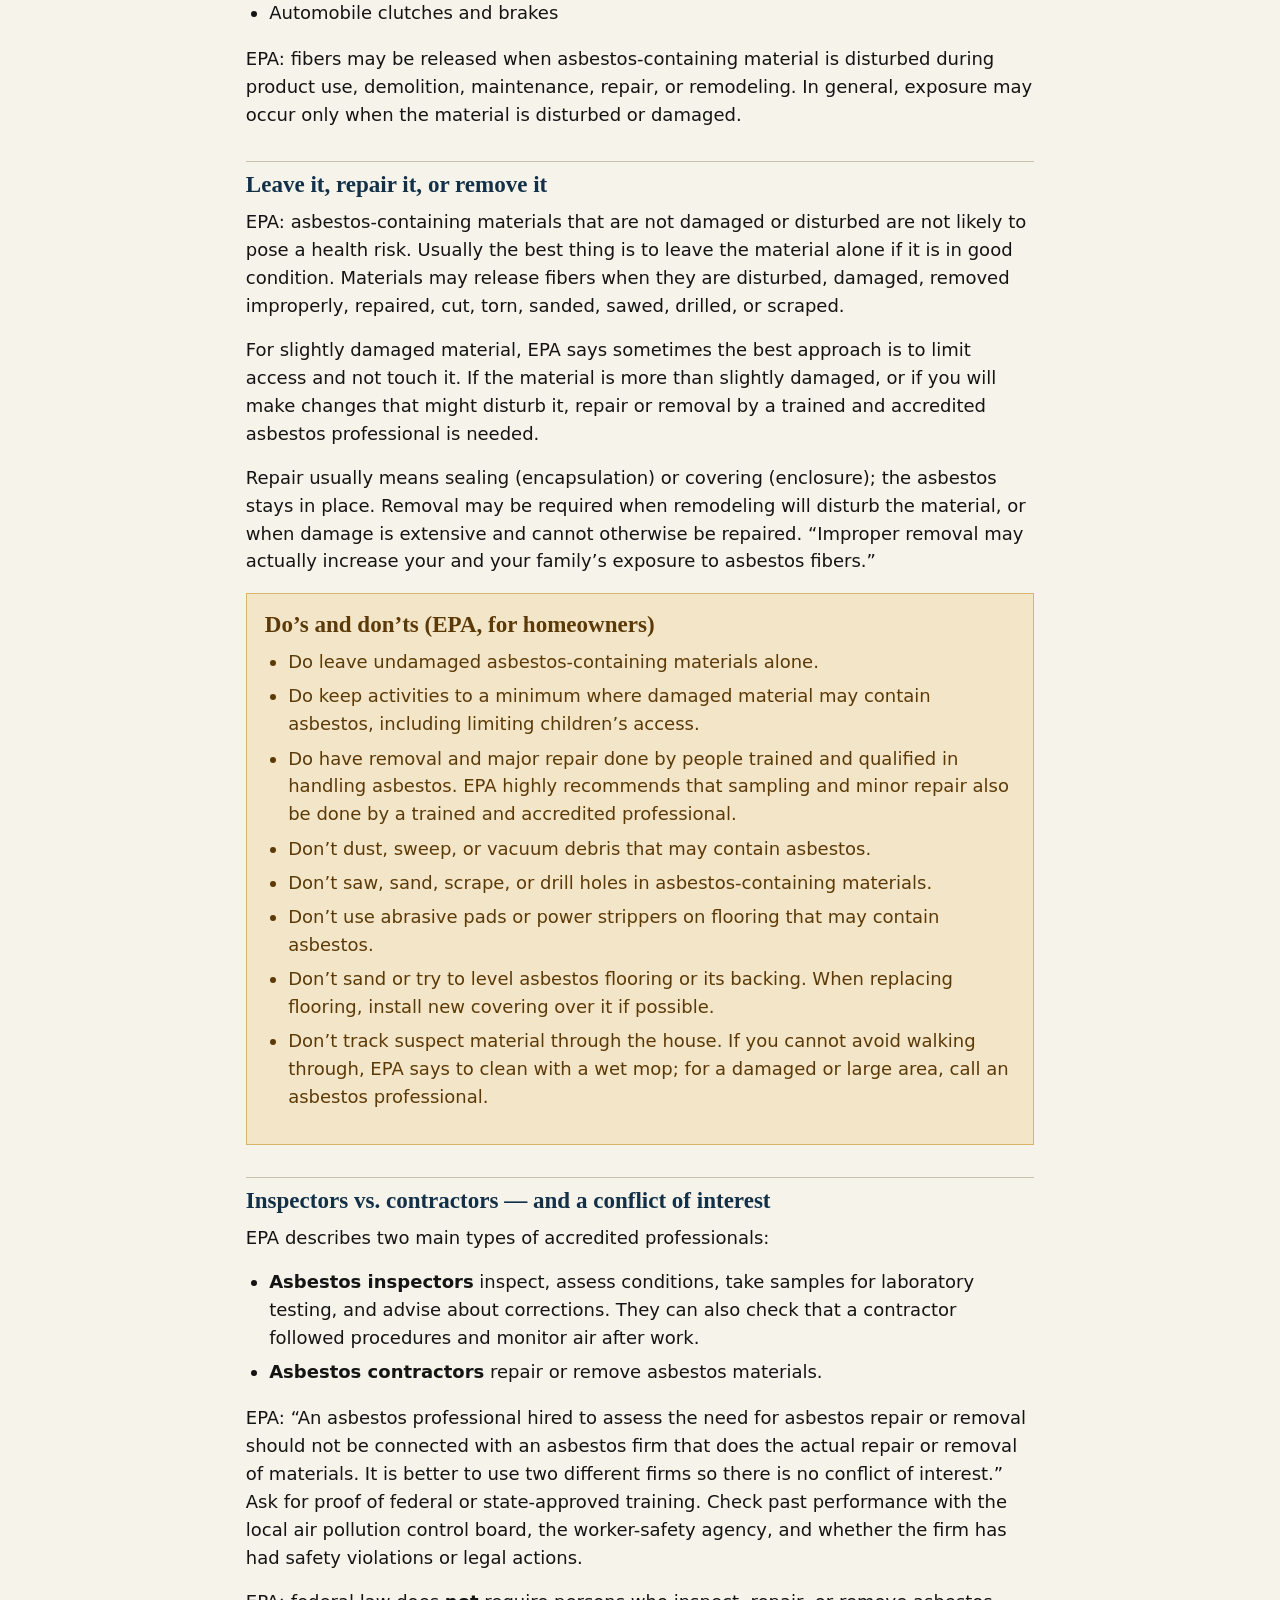
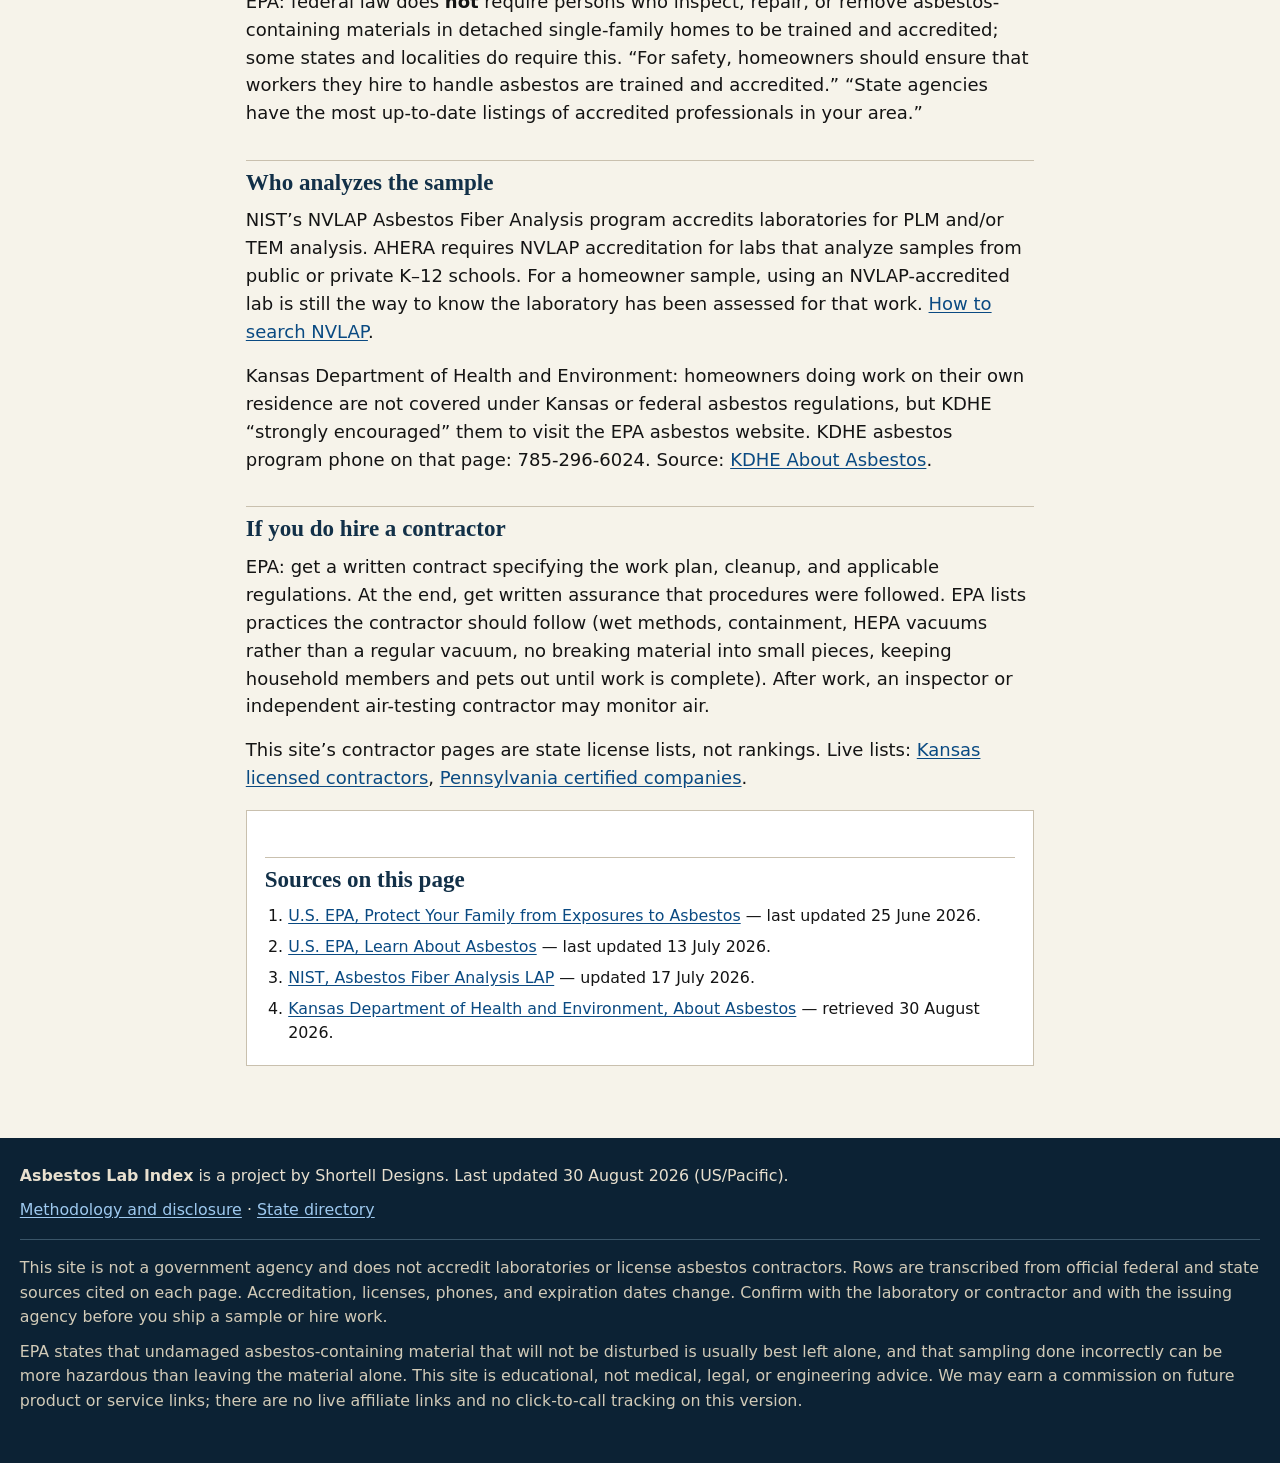
<file: when-to-test.html>
<!DOCTYPE html>
<html lang="en">
<head>
  <meta charset="utf-8">
  <meta name="viewport" content="width=device-width, initial-scale=1">
  <title>When to Test for Asbestos vs When to Hire | Asbestos Lab Index</title>
  <meta name="description" content="You cannot identify asbestos by sight. EPA: leave undamaged material alone. Sample through a trained professional and an NVLAP lab. Hire a licensed contractor only if the report says to repair or remove.">
  <link rel="canonical" href="https://shortelldesigns.github.io/asbestos-lab-index/when-to-test.html">
  <link rel="stylesheet" href="css/site.css">
</head>
<body>
  <a class="skip" href="#content">Skip to content</a>
  <header class="site">
    <div class="brand">
      <p class="site-title"><a href="index.html">Asbestos Lab Index</a></p>
      <p class="tag">Find an NVLAP-accredited lab that can analyze asbestos — then a licensed contractor if the report says to remove it.</p>
    </div>
    <nav class="primary" aria-label="Primary">
      <ul>
        <li><a href="index.html">Home</a></li>
        <li><a href="states.html">All states</a></li>
        <li><a href="nvlap.html">How to search NVLAP</a></li>
        <li><a href="contractors/kansas.html">Kansas licensed contractors</a></li>
        <li><a href="contractors/pennsylvania.html">Pennsylvania certified companies</a></li>
        <li><a href="when-to-test.html" aria-current="page">When to test vs. when to hire</a></li>
        <li><a href="about.html">About</a></li>
      </ul>
    </nav>
  </header>
  <main id="content">
    <h1 class="page">When to test, and when to hire an abatement contractor</h1>
    <p class="fold-cta"><a class="btn" href="nvlap.html">Find an accredited asbestos lab</a></p>
    <p class="lede">Analyze first. Hire a licensed contractor only after the numbers, and only if a qualified inspector says the material should be repaired or removed. Citations below are from EPA and NIST, not from this site’s opinion.</p>
    <p class="meta">EPA “Protect Your Family from Exposures to Asbestos,” last updated 25 June 2026. EPA “Learn About Asbestos,” last updated 13 July 2026. NIST Asbestos Fiber Analysis LAP, updated 17 July 2026.</p>

    <h2>You cannot identify asbestos by sight</h2>
    <p>EPA: “Generally, you can’t tell whether a material contains asbestos simply by looking at it, unless it is labeled. If in doubt, treat the material as if it contains asbestos and leave it alone.” A trained and accredited asbestos professional should take samples for analysis. “If done incorrectly, sampling can be more hazardous than leaving the material alone. Taking samples yourself is not recommended.” Source: <a href="https://www.epa.gov/asbestos/protect-your-family-exposures-asbestos">EPA, Protect Your Family from Exposures to Asbestos</a>.</p>

    <h2>When EPA says you may want an inspection</h2>
    <ul>
      <li>You are planning to remodel (remodeling can disturb building materials).</li>
      <li>Your home has damaged building materials (crumbling drywall, insulation that is falling apart).</li>
    </ul>
    <p>EPA: if building materials are not damaged and will not be disturbed, you do not need to have your home tested. Material in good condition that will not be disturbed should be left alone.</p>

    <h2>Where asbestos may be found (EPA)</h2>
    <p>From <a href="https://www.epa.gov/asbestos/learn-about-asbestos">EPA, Learn About Asbestos</a> (updated 13 July 2026). Asbestos has been used in building materials (roofing shingles, ceiling and floor tiles, paper products, and asbestos cement products), friction products, heat-resistant fabrics, packaging, gaskets, and coatings. EPA’s list of where asbestos may be found includes:</p>
    <ul>
      <li>Attic and wall insulation produced containing vermiculite</li>
      <li>Vinyl floor tiles and the backing on vinyl sheet flooring and adhesives</li>
      <li>Roofing and siding shingles</li>
      <li>Textured paint and patching compounds used on walls and ceilings</li>
      <li>Walls and floors around wood-burning stoves protected with asbestos paper, millboard, or cement sheets</li>
      <li>Hot water and steam pipes coated with asbestos material or covered with an asbestos blanket or tape</li>
      <li>Oil and coal furnaces and door gaskets with asbestos insulation</li>
      <li>Heat-resistant fabrics</li>
      <li>Automobile clutches and brakes</li>
    </ul>
    <p>EPA: fibers may be released when asbestos-containing material is disturbed during product use, demolition, maintenance, repair, or remodeling. In general, exposure may occur only when the material is disturbed or damaged.</p>

    <h2>Leave it, repair it, or remove it</h2>
    <p>EPA: asbestos-containing materials that are not damaged or disturbed are not likely to pose a health risk. Usually the best thing is to leave the material alone if it is in good condition. Materials may release fibers when they are disturbed, damaged, removed improperly, repaired, cut, torn, sanded, sawed, drilled, or scraped.</p>
    <p>For slightly damaged material, EPA says sometimes the best approach is to limit access and not touch it. If the material is more than slightly damaged, or if you will make changes that might disturb it, repair or removal by a trained and accredited asbestos professional is needed.</p>
    <p>Repair usually means sealing (encapsulation) or covering (enclosure); the asbestos stays in place. Removal may be required when remodeling will disturb the material, or when damage is extensive and cannot otherwise be repaired. “Improper removal may actually increase your and your family’s exposure to asbestos fibers.”</p>

    <div class="callout">
      <h2>Do’s and don’ts (EPA, for homeowners)</h2>
      <ul>
        <li>Do leave undamaged asbestos-containing materials alone.</li>
        <li>Do keep activities to a minimum where damaged material may contain asbestos, including limiting children’s access.</li>
        <li>Do have removal and major repair done by people trained and qualified in handling asbestos. EPA highly recommends that sampling and minor repair also be done by a trained and accredited professional.</li>
        <li>Don’t dust, sweep, or vacuum debris that may contain asbestos.</li>
        <li>Don’t saw, sand, scrape, or drill holes in asbestos-containing materials.</li>
        <li>Don’t use abrasive pads or power strippers on flooring that may contain asbestos.</li>
        <li>Don’t sand or try to level asbestos flooring or its backing. When replacing flooring, install new covering over it if possible.</li>
        <li>Don’t track suspect material through the house. If you cannot avoid walking through, EPA says to clean with a wet mop; for a damaged or large area, call an asbestos professional.</li>
      </ul>
    </div>

    <h2>Inspectors vs. contractors — and a conflict of interest</h2>
    <p>EPA describes two main types of accredited professionals:</p>
    <ul>
      <li><strong>Asbestos inspectors</strong> inspect, assess conditions, take samples for laboratory testing, and advise about corrections. They can also check that a contractor followed procedures and monitor air after work.</li>
      <li><strong>Asbestos contractors</strong> repair or remove asbestos materials.</li>
    </ul>
    <p>EPA: “An asbestos professional hired to assess the need for asbestos repair or removal should not be connected with an asbestos firm that does the actual repair or removal of materials. It is better to use two different firms so there is no conflict of interest.” Ask for proof of federal or state-approved training. Check past performance with the local air pollution control board, the worker-safety agency, and whether the firm has had safety violations or legal actions.</p>
    <p>EPA: federal law does <strong>not</strong> require persons who inspect, repair, or remove asbestos-containing materials in detached single-family homes to be trained and accredited; some states and localities do require this. “For safety, homeowners should ensure that workers they hire to handle asbestos are trained and accredited.” “State agencies have the most up-to-date listings of accredited professionals in your area.”</p>

    <h2>Who analyzes the sample</h2>
    <p>NIST’s NVLAP Asbestos Fiber Analysis program accredits laboratories for PLM and/or TEM analysis. AHERA requires NVLAP accreditation for labs that analyze samples from public or private K–12 schools. For a homeowner sample, using an NVLAP-accredited lab is still the way to know the laboratory has been assessed for that work. <a href="nvlap.html">How to search NVLAP</a>.</p>
    <p>Kansas Department of Health and Environment: homeowners doing work on their own residence are not covered under Kansas or federal asbestos regulations, but KDHE “strongly encouraged” them to visit the EPA asbestos website. KDHE asbestos program phone on that page: 785-296-6024. Source: <a href="https://www.kdhe.ks.gov/235/About-Asbestos">KDHE About Asbestos</a>.</p>

    <h2>If you do hire a contractor</h2>
    <p>EPA: get a written contract specifying the work plan, cleanup, and applicable regulations. At the end, get written assurance that procedures were followed. EPA lists practices the contractor should follow (wet methods, containment, HEPA vacuums rather than a regular vacuum, no breaking material into small pieces, keeping household members and pets out until work is complete). After work, an inspector or independent air-testing contractor may monitor air.</p>
    <p>This site’s contractor pages are state license lists, not rankings. Live lists: <a href="contractors/kansas.html">Kansas licensed contractors</a>, <a href="contractors/pennsylvania.html">Pennsylvania certified companies</a>.</p>

    <div class="cite">
      <h2>Sources on this page</h2>
      <ol>
        <li><a href="https://www.epa.gov/asbestos/protect-your-family-exposures-asbestos">U.S. EPA, Protect Your Family from Exposures to Asbestos</a> — last updated 25 June 2026.</li>
        <li><a href="https://www.epa.gov/asbestos/learn-about-asbestos">U.S. EPA, Learn About Asbestos</a> — last updated 13 July 2026.</li>
        <li><a href="https://www.nist.gov/nvlap/asbestos-fiber-analysis-lap">NIST, Asbestos Fiber Analysis LAP</a> — updated 17 July 2026.</li>
        <li><a href="https://www.kdhe.ks.gov/235/About-Asbestos">Kansas Department of Health and Environment, About Asbestos</a> — retrieved 30 August 2026.</li>
      </ol>
    </div>
  </main>
  <footer class="site">
    <div class="inner">
      <p><strong>Asbestos Lab Index</strong> is a project by Shortell Designs. Last updated 30 August 2026 (US/Pacific).</p>
      <p><a href="about.html">Methodology and disclosure</a> · <a href="states.html">State directory</a></p>
      <div class="disclaimer">
        <p>This site is not a government agency and does not accredit laboratories or license asbestos contractors. Rows are transcribed from official federal and state sources cited on each page. Accreditation, licenses, phones, and expiration dates change. Confirm with the laboratory or contractor and with the issuing agency before you ship a sample or hire work.</p>
        <p>EPA states that undamaged asbestos-containing material that will not be disturbed is usually best left alone, and that sampling done incorrectly can be more hazardous than leaving the material alone. This site is educational, not medical, legal, or engineering advice. We may earn a commission on future product or service links; there are no live affiliate links and no click-to-call tracking on this version.</p>
      </div>
    </div>
  </footer>
</body>
</html>
</file>
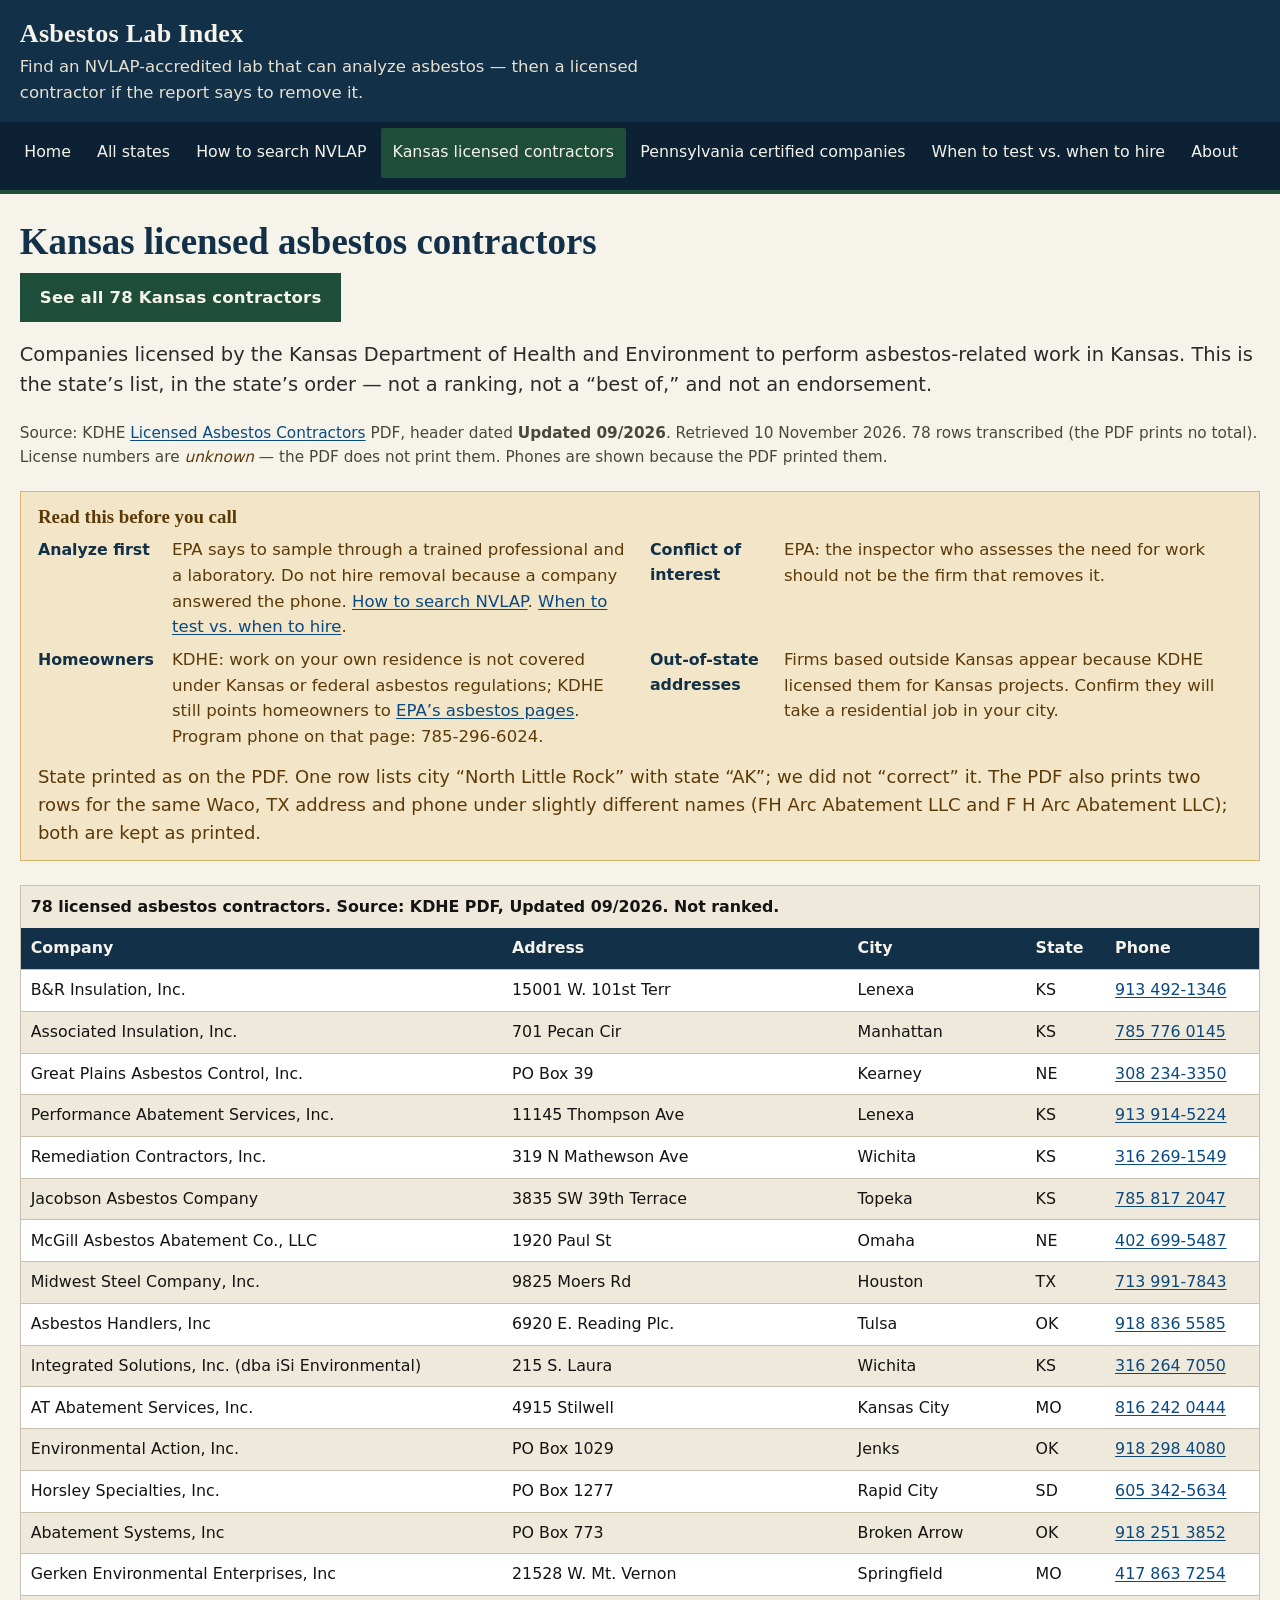
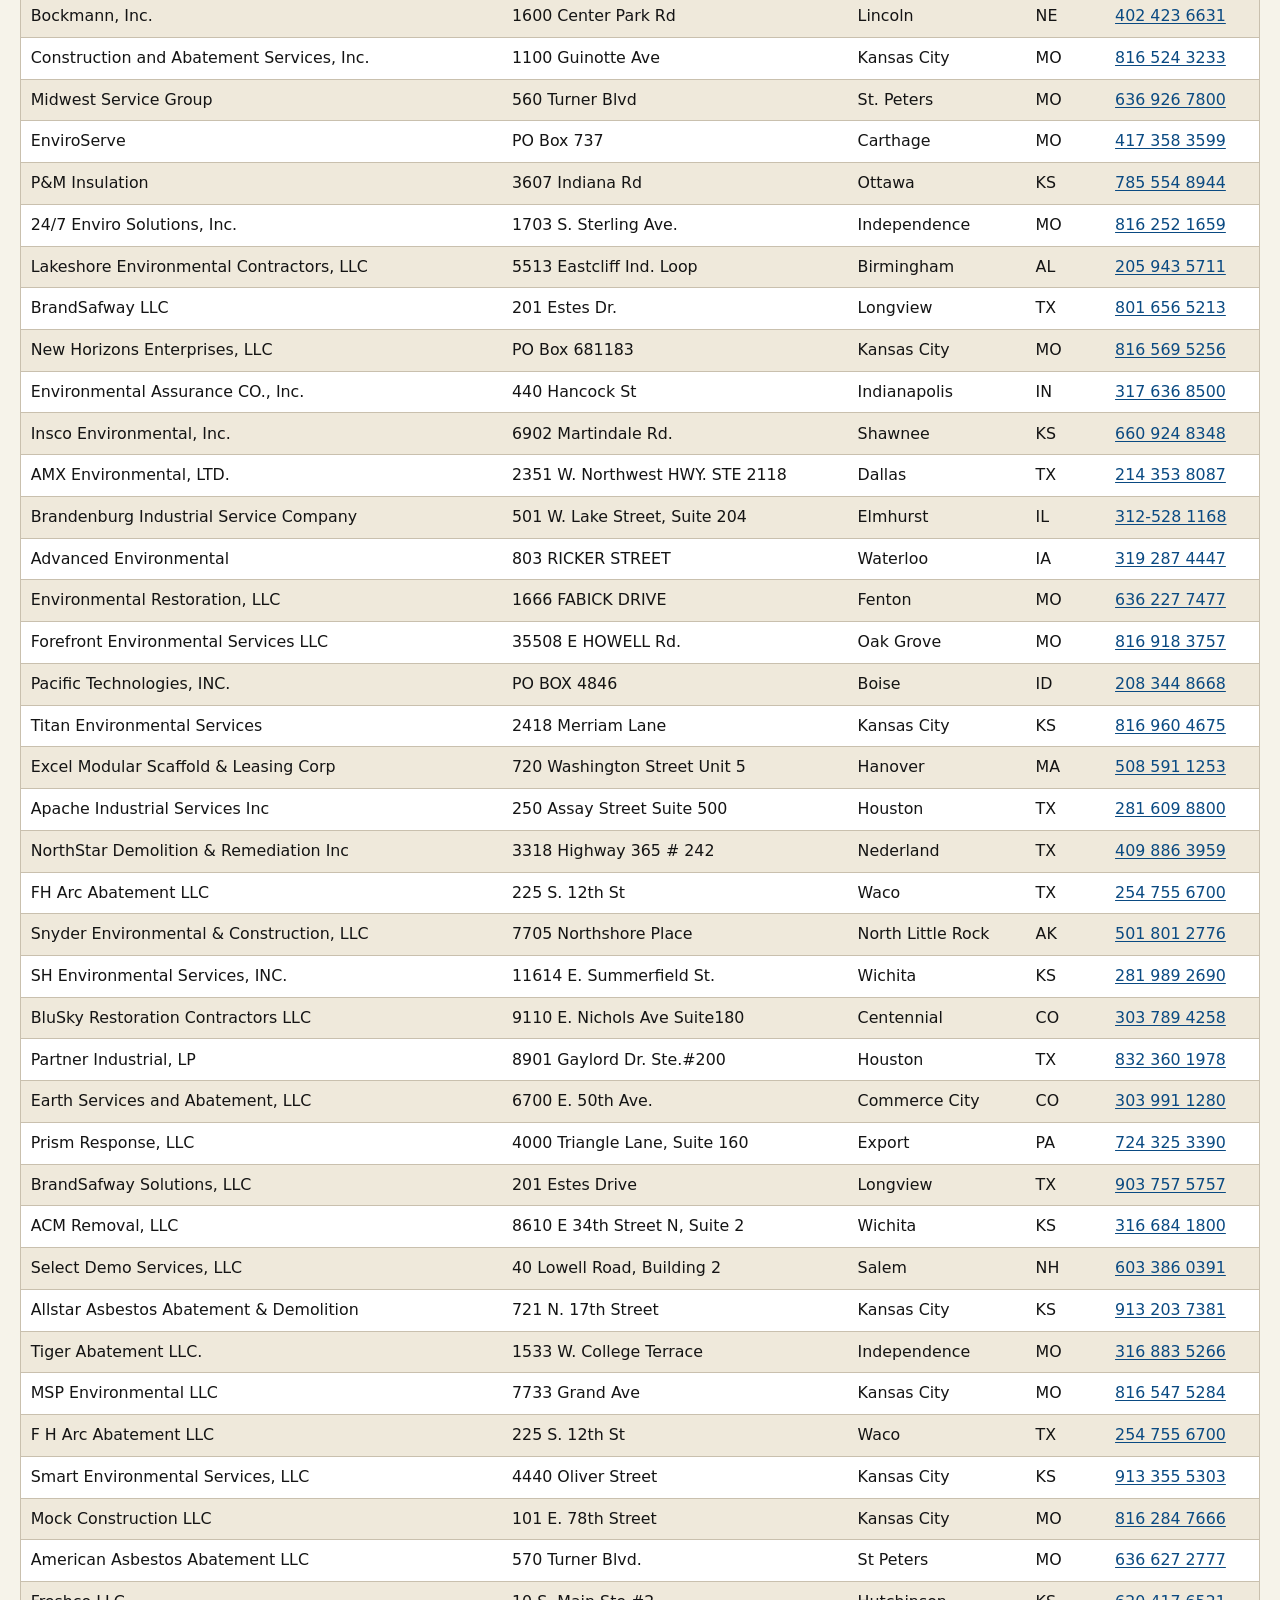
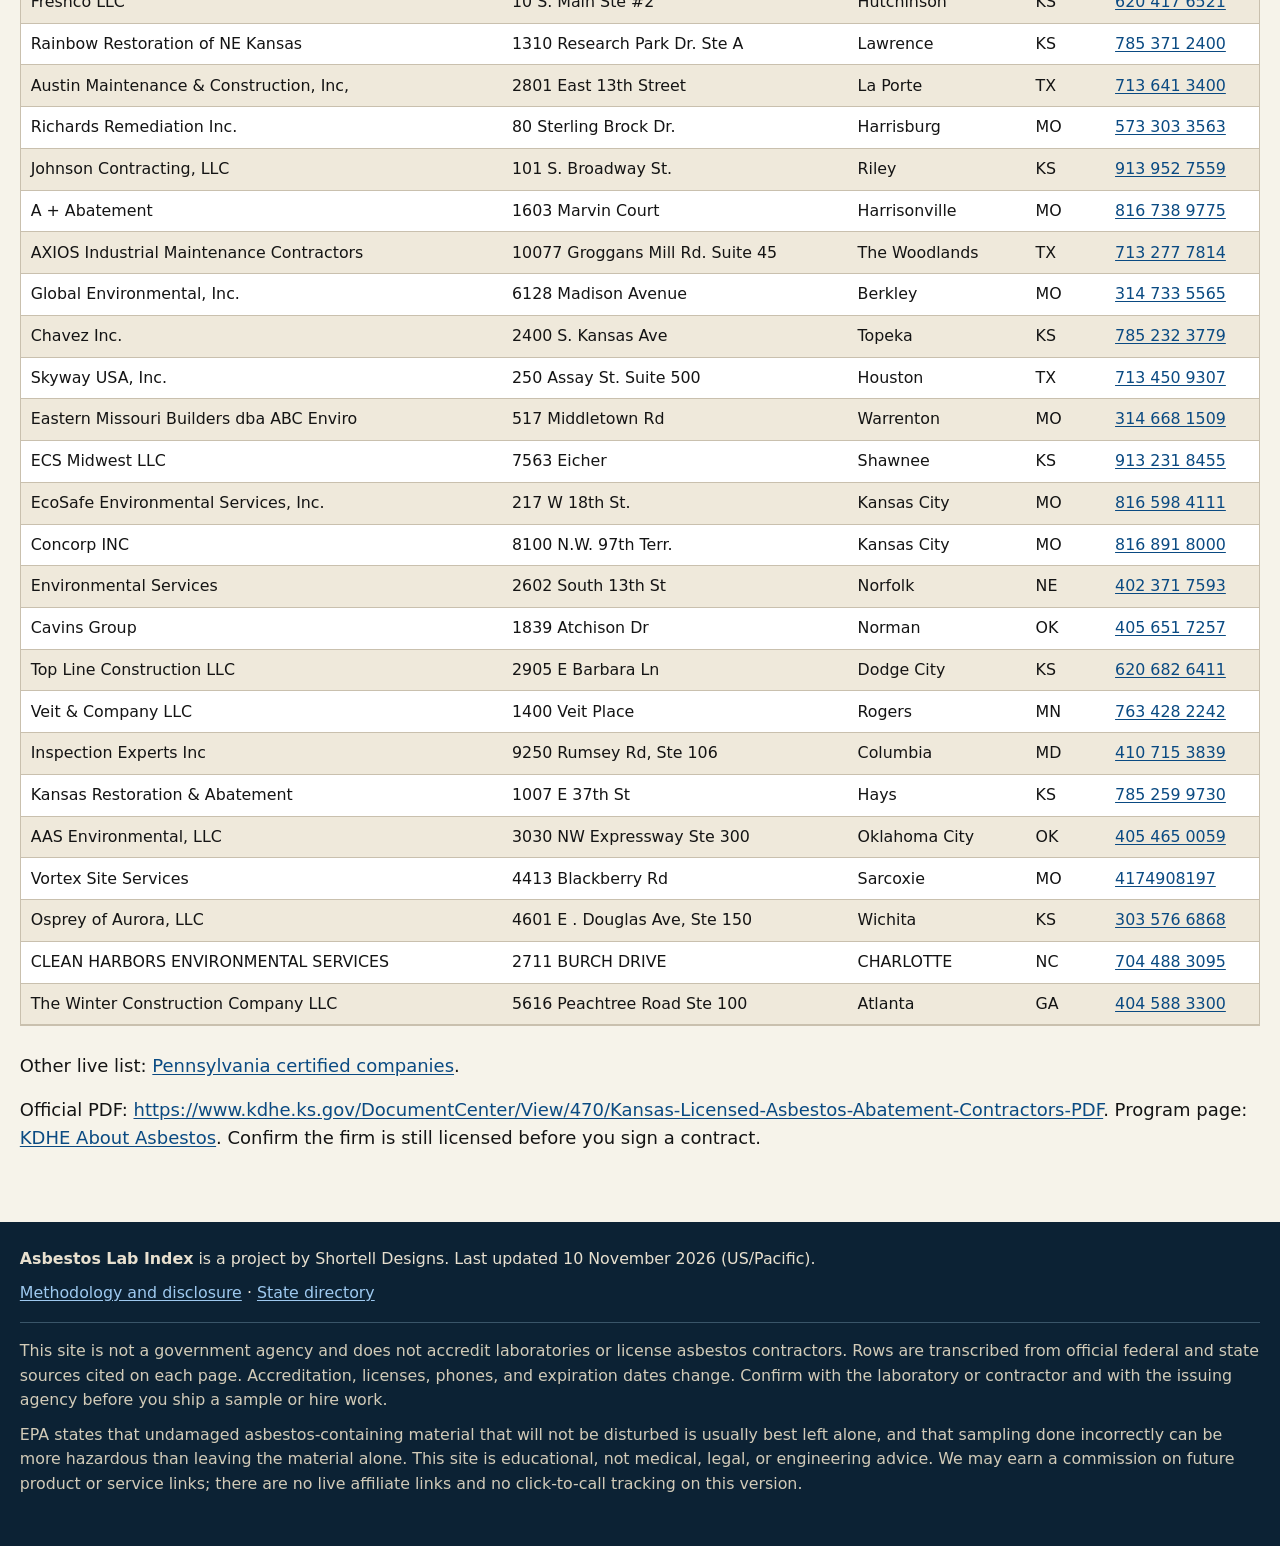
<file: contractors/kansas.html>
<!DOCTYPE html>
<html lang="en">
<head>
  <meta charset="utf-8">
  <meta name="viewport" content="width=device-width, initial-scale=1">
  <title>Kansas Asbestos Contractors: 78 Licensed Firms</title>
  <meta name="description" content="78 asbestos contractors licensed by KDHE, transcribed from the September 2026 PDF. State order, not a ranking. License numbers unknown (not on the PDF). Confirm the firm is still licensed before hiring.">
  <link rel="canonical" href="https://shortelldesigns.github.io/asbestos-lab-index/contractors/kansas.html">
  <link rel="stylesheet" href="../css/site.css">
</head>
<body>
  <a class="skip" href="#content">Skip to content</a>
  <header class="site">
    <div class="brand">
      <p class="site-title"><a href="../index.html">Asbestos Lab Index</a></p>
      <p class="tag">Find an NVLAP-accredited lab that can analyze asbestos — then a licensed contractor if the report says to remove it.</p>
    </div>
    <nav class="primary" aria-label="Primary">
      <ul>
        <li><a href="../index.html">Home</a></li>
        <li><a href="../states.html">All states</a></li>
        <li><a href="../nvlap.html">How to search NVLAP</a></li>
        <li><a href="kansas.html" aria-current="page">Kansas licensed contractors</a></li>
        <li><a href="pennsylvania.html">Pennsylvania certified companies</a></li>
        <li><a href="../when-to-test.html">When to test vs. when to hire</a></li>
        <li><a href="../about.html">About</a></li>
      </ul>
    </nav>
  </header>
  <main id="content" class="wide">
    <h1 class="page">Kansas licensed asbestos contractors</h1>
    <p class="fold-cta"><a class="btn" href="#contractors">See all 78 Kansas contractors</a></p>
    <p class="lede">Companies licensed by the Kansas Department of Health and Environment to perform asbestos-related work in Kansas. This is the state’s list, in the state’s order — not a ranking, not a “best of,” and not an endorsement.</p>
    <p class="meta">Source: KDHE <a href="https://www.kdhe.ks.gov/DocumentCenter/View/470/Kansas-Licensed-Asbestos-Abatement-Contractors-PDF">Licensed Asbestos Contractors</a> PDF, header dated <strong>Updated 09/2026</strong>. Retrieved 10 November 2026. 78 rows transcribed (the PDF prints no total). License numbers are <span class="unknown">unknown</span> — the PDF does not print them. Phones are shown because the PDF printed them.</p>

    <div class="callout compact">
      <h2>Read this before you call</h2>
      <dl class="key">
        <div><dt>Analyze first</dt><dd>EPA says to sample through a trained professional and a laboratory. Do not hire removal because a company answered the phone. <a href="../nvlap.html">How to search NVLAP</a>. <a href="../when-to-test.html">When to test vs. when to hire</a>.</dd></div>
        <div><dt>Conflict of interest</dt><dd>EPA: the inspector who assesses the need for work should not be the firm that removes it.</dd></div>
        <div><dt>Homeowners</dt><dd>KDHE: work on your own residence is not covered under Kansas or federal asbestos regulations; KDHE still points homeowners to <a href="https://www.epa.gov/asbestos">EPA’s asbestos pages</a>. Program phone on that page: 785-296-6024.</dd></div>
        <div><dt>Out-of-state addresses</dt><dd>Firms based outside Kansas appear because KDHE licensed them for Kansas projects. Confirm they will take a residential job in your city.</dd></div>
      </dl>
      <p>State printed as on the PDF. One row lists city “North Little Rock” with state “AK”; we did not “correct” it. The PDF also prints two rows for the same Waco, TX address and phone under slightly different names (FH Arc Abatement LLC and F H Arc Abatement LLC); both are kept as printed.</p>
    </div>

    <div class="table-wrap" id="contractors">
      <table class="contractors-table cols-5">
        <caption>78 licensed asbestos contractors. Source: KDHE PDF, Updated 09/2026. Not ranked.</caption>
        <thead>
          <tr>
            <th>Company</th>
            <th>Address</th>
            <th>City</th>
            <th>State</th>
            <th>Phone</th>
          </tr>
        </thead>
        <tbody>
          <tr><td>B&amp;R Insulation, Inc.</td><td>15001 W. 101st Terr</td><td>Lenexa</td><td>KS</td><td><a href="tel:+19134921346">913 492-1346</a></td></tr>
          <tr><td>Associated Insulation, Inc.</td><td>701 Pecan Cir</td><td>Manhattan</td><td>KS</td><td><a href="tel:+17857760145">785 776 0145</a></td></tr>
          <tr><td>Great Plains Asbestos Control, Inc.</td><td>PO Box 39</td><td>Kearney</td><td>NE</td><td><a href="tel:+13082343350">308 234-3350</a></td></tr>
          <tr><td>Performance Abatement Services, Inc.</td><td>11145 Thompson Ave</td><td>Lenexa</td><td>KS</td><td><a href="tel:+19139145224">913 914-5224</a></td></tr>
          <tr><td>Remediation Contractors, Inc.</td><td>319 N Mathewson Ave</td><td>Wichita</td><td>KS</td><td><a href="tel:+13162691549">316 269-1549</a></td></tr>
          <tr><td>Jacobson Asbestos Company</td><td>3835 SW 39th Terrace</td><td>Topeka</td><td>KS</td><td><a href="tel:+17858172047">785 817 2047</a></td></tr>
          <tr><td>McGill Asbestos Abatement Co., LLC</td><td>1920 Paul St</td><td>Omaha</td><td>NE</td><td><a href="tel:+14026995487">402 699-5487</a></td></tr>
          <tr><td>Midwest Steel Company, Inc.</td><td>9825 Moers Rd</td><td>Houston</td><td>TX</td><td><a href="tel:+17139917843">713 991-7843</a></td></tr>
          <tr><td>Asbestos Handlers, Inc</td><td>6920 E. Reading Plc.</td><td>Tulsa</td><td>OK</td><td><a href="tel:+19188365585">918 836 5585</a></td></tr>
          <tr><td>Integrated Solutions, Inc. (dba iSi Environmental)</td><td>215 S. Laura</td><td>Wichita</td><td>KS</td><td><a href="tel:+13162647050">316 264 7050</a></td></tr>
          <tr><td>AT Abatement Services, Inc.</td><td>4915 Stilwell</td><td>Kansas City</td><td>MO</td><td><a href="tel:+18162420444">816 242 0444</a></td></tr>
          <tr><td>Environmental Action, Inc.</td><td>PO Box 1029</td><td>Jenks</td><td>OK</td><td><a href="tel:+19182984080">918 298 4080</a></td></tr>
          <tr><td>Horsley Specialties, Inc.</td><td>PO Box 1277</td><td>Rapid City</td><td>SD</td><td><a href="tel:+16053425634">605 342-5634</a></td></tr>
          <tr><td>Abatement Systems, Inc</td><td>PO Box 773</td><td>Broken Arrow</td><td>OK</td><td><a href="tel:+19182513852">918 251 3852</a></td></tr>
          <tr><td>Gerken Environmental Enterprises, Inc</td><td>21528 W. Mt. Vernon</td><td>Springfield</td><td>MO</td><td><a href="tel:+14178637254">417 863 7254</a></td></tr>
          <tr><td>Bockmann, Inc.</td><td>1600 Center Park Rd</td><td>Lincoln</td><td>NE</td><td><a href="tel:+14024236631">402 423 6631</a></td></tr>
          <tr><td>Construction and Abatement Services, Inc.</td><td>1100 Guinotte Ave</td><td>Kansas City</td><td>MO</td><td><a href="tel:+18165243233">816 524 3233</a></td></tr>
          <tr><td>Midwest Service Group</td><td>560 Turner Blvd</td><td>St. Peters</td><td>MO</td><td><a href="tel:+16369267800">636 926 7800</a></td></tr>
          <tr><td>EnviroServe</td><td>PO Box 737</td><td>Carthage</td><td>MO</td><td><a href="tel:+14173583599">417 358 3599</a></td></tr>
          <tr><td>P&amp;M Insulation</td><td>3607 Indiana Rd</td><td>Ottawa</td><td>KS</td><td><a href="tel:+17855548944">785 554 8944</a></td></tr>
          <tr><td>24/7 Enviro Solutions, Inc.</td><td>1703 S. Sterling Ave.</td><td>Independence</td><td>MO</td><td><a href="tel:+18162521659">816 252 1659</a></td></tr>
          <tr><td>Lakeshore Environmental Contractors, LLC</td><td>5513 Eastcliff Ind. Loop</td><td>Birmingham</td><td>AL</td><td><a href="tel:+12059435711">205 943 5711</a></td></tr>
          <tr><td>BrandSafway LLC</td><td>201 Estes Dr.</td><td>Longview</td><td>TX</td><td><a href="tel:+18016565213">801 656 5213</a></td></tr>
          <tr><td>New Horizons Enterprises, LLC</td><td>PO Box 681183</td><td>Kansas City</td><td>MO</td><td><a href="tel:+18165695256">816 569 5256</a></td></tr>
          <tr><td>Environmental Assurance CO., Inc.</td><td>440 Hancock St</td><td>Indianapolis</td><td>IN</td><td><a href="tel:+13176368500">317 636 8500</a></td></tr>
          <tr><td>Insco Environmental, Inc.</td><td>6902 Martindale Rd.</td><td>Shawnee</td><td>KS</td><td><a href="tel:+16609248348">660 924 8348</a></td></tr>
          <tr><td>AMX Environmental, LTD.</td><td>2351 W. Northwest HWY. STE 2118</td><td>Dallas</td><td>TX</td><td><a href="tel:+12143538087">214 353 8087</a></td></tr>
          <tr><td>Brandenburg Industrial Service Company</td><td>501 W. Lake Street, Suite 204</td><td>Elmhurst</td><td>IL</td><td><a href="tel:+13125281168">312-528 1168</a></td></tr>
          <tr><td>Advanced Environmental</td><td>803 RICKER STREET</td><td>Waterloo</td><td>IA</td><td><a href="tel:+13192874447">319 287 4447</a></td></tr>
          <tr><td>Environmental Restoration, LLC</td><td>1666 FABICK DRIVE</td><td>Fenton</td><td>MO</td><td><a href="tel:+16362277477">636 227 7477</a></td></tr>
          <tr><td>Forefront Environmental Services LLC</td><td>35508 E HOWELL Rd.</td><td>Oak Grove</td><td>MO</td><td><a href="tel:+18169183757">816 918 3757</a></td></tr>
          <tr><td>Pacific Technologies, INC.</td><td>PO BOX 4846</td><td>Boise</td><td>ID</td><td><a href="tel:+12083448668">208 344 8668</a></td></tr>
          <tr><td>Titan Environmental Services</td><td>2418 Merriam Lane</td><td>Kansas City</td><td>KS</td><td><a href="tel:+18169604675">816 960 4675</a></td></tr>
          <tr><td>Excel Modular Scaffold &amp; Leasing Corp</td><td>720 Washington Street Unit 5</td><td>Hanover</td><td>MA</td><td><a href="tel:+15085911253">508 591 1253</a></td></tr>
          <tr><td>Apache Industrial Services Inc</td><td>250 Assay Street Suite 500</td><td>Houston</td><td>TX</td><td><a href="tel:+12816098800">281 609 8800</a></td></tr>
          <tr><td>NorthStar Demolition &amp; Remediation Inc</td><td>3318 Highway 365 # 242</td><td>Nederland</td><td>TX</td><td><a href="tel:+14098863959">409 886 3959</a></td></tr>
          <tr><td>FH Arc Abatement LLC</td><td>225 S. 12th St</td><td>Waco</td><td>TX</td><td><a href="tel:+12547556700">254 755 6700</a></td></tr>
          <tr><td>Snyder Environmental &amp; Construction, LLC</td><td>7705 Northshore Place</td><td>North Little Rock</td><td>AK</td><td><a href="tel:+15018012776">501 801 2776</a></td></tr>
          <tr><td>SH Environmental Services, INC.</td><td>11614 E. Summerfield St.</td><td>Wichita</td><td>KS</td><td><a href="tel:+12819892690">281 989 2690</a></td></tr>
          <tr><td>BluSky Restoration Contractors LLC</td><td>9110 E. Nichols Ave Suite180</td><td>Centennial</td><td>CO</td><td><a href="tel:+13037894258">303 789 4258</a></td></tr>
          <tr><td>Partner Industrial, LP</td><td>8901 Gaylord Dr. Ste.#200</td><td>Houston</td><td>TX</td><td><a href="tel:+18323601978">832 360 1978</a></td></tr>
          <tr><td>Earth Services and Abatement, LLC</td><td>6700 E. 50th Ave.</td><td>Commerce City</td><td>CO</td><td><a href="tel:+13039911280">303 991 1280</a></td></tr>
          <tr><td>Prism Response, LLC</td><td>4000 Triangle Lane, Suite 160</td><td>Export</td><td>PA</td><td><a href="tel:+17243253390">724 325 3390</a></td></tr>
          <tr><td>BrandSafway Solutions, LLC</td><td>201 Estes Drive</td><td>Longview</td><td>TX</td><td><a href="tel:+19037575757">903 757 5757</a></td></tr>
          <tr><td>ACM Removal, LLC</td><td>8610 E 34th Street N, Suite 2</td><td>Wichita</td><td>KS</td><td><a href="tel:+13166841800">316 684 1800</a></td></tr>
          <tr><td>Select Demo Services, LLC</td><td>40 Lowell Road, Building 2</td><td>Salem</td><td>NH</td><td><a href="tel:+16033860391">603 386 0391</a></td></tr>
          <tr><td>Allstar Asbestos Abatement &amp; Demolition</td><td>721 N. 17th Street</td><td>Kansas City</td><td>KS</td><td><a href="tel:+19132037381">913 203 7381</a></td></tr>
          <tr><td>Tiger Abatement LLC.</td><td>1533 W. College Terrace</td><td>Independence</td><td>MO</td><td><a href="tel:+13168835266">316 883 5266</a></td></tr>
          <tr><td>MSP Environmental LLC</td><td>7733 Grand Ave</td><td>Kansas City</td><td>MO</td><td><a href="tel:+18165475284">816 547 5284</a></td></tr>
          <tr><td>F H Arc Abatement LLC</td><td>225 S. 12th St</td><td>Waco</td><td>TX</td><td><a href="tel:+12547556700">254 755 6700</a></td></tr>
          <tr><td>Smart Environmental Services, LLC</td><td>4440 Oliver Street</td><td>Kansas City</td><td>KS</td><td><a href="tel:+19133555303">913 355 5303</a></td></tr>
          <tr><td>Mock Construction LLC</td><td>101 E. 78th Street</td><td>Kansas City</td><td>MO</td><td><a href="tel:+18162847666">816 284 7666</a></td></tr>
          <tr><td>American Asbestos Abatement LLC</td><td>570 Turner Blvd.</td><td>St Peters</td><td>MO</td><td><a href="tel:+16366272777">636 627 2777</a></td></tr>
          <tr><td>Freshco LLC</td><td>10 S. Main Ste #2</td><td>Hutchinson</td><td>KS</td><td><a href="tel:+16204176521">620 417 6521</a></td></tr>
          <tr><td>Rainbow Restoration of NE Kansas</td><td>1310 Research Park Dr. Ste A</td><td>Lawrence</td><td>KS</td><td><a href="tel:+17853712400">785 371 2400</a></td></tr>
          <tr><td>Austin Maintenance &amp; Construction, Inc,</td><td>2801 East 13th Street</td><td>La Porte</td><td>TX</td><td><a href="tel:+17136413400">713 641 3400</a></td></tr>
          <tr><td>Richards Remediation Inc.</td><td>80 Sterling Brock Dr.</td><td>Harrisburg</td><td>MO</td><td><a href="tel:+15733033563">573 303 3563</a></td></tr>
          <tr><td>Johnson Contracting, LLC</td><td>101 S. Broadway St.</td><td>Riley</td><td>KS</td><td><a href="tel:+19139527559">913 952 7559</a></td></tr>
          <tr><td>A + Abatement</td><td>1603 Marvin Court</td><td>Harrisonville</td><td>MO</td><td><a href="tel:+18167389775">816 738 9775</a></td></tr>
          <tr><td>AXIOS Industrial Maintenance Contractors</td><td>10077 Groggans Mill Rd. Suite 45</td><td>The Woodlands</td><td>TX</td><td><a href="tel:+17132777814">713 277 7814</a></td></tr>
          <tr><td>Global Environmental, Inc.</td><td>6128 Madison Avenue</td><td>Berkley</td><td>MO</td><td><a href="tel:+13147335565">314 733 5565</a></td></tr>
          <tr><td>Chavez Inc.</td><td>2400 S. Kansas Ave</td><td>Topeka</td><td>KS</td><td><a href="tel:+17852323779">785 232 3779</a></td></tr>
          <tr><td>Skyway USA, Inc.</td><td>250 Assay St. Suite 500</td><td>Houston</td><td>TX</td><td><a href="tel:+17134509307">713 450 9307</a></td></tr>
          <tr><td>Eastern Missouri Builders dba ABC Enviro</td><td>517 Middletown Rd</td><td>Warrenton</td><td>MO</td><td><a href="tel:+13146681509">314 668 1509</a></td></tr>
          <tr><td>ECS Midwest LLC</td><td>7563 Eicher</td><td>Shawnee</td><td>KS</td><td><a href="tel:+19132318455">913 231 8455</a></td></tr>
          <tr><td>EcoSafe Environmental Services, Inc.</td><td>217 W 18th St.</td><td>Kansas City</td><td>MO</td><td><a href="tel:+18165984111">816 598 4111</a></td></tr>
          <tr><td>Concorp INC</td><td>8100 N.W. 97th Terr.</td><td>Kansas City</td><td>MO</td><td><a href="tel:+18168918000">816 891 8000</a></td></tr>
          <tr><td>Environmental Services</td><td>2602 South 13th St</td><td>Norfolk</td><td>NE</td><td><a href="tel:+14023717593">402 371 7593</a></td></tr>
          <tr><td>Cavins Group</td><td>1839 Atchison Dr</td><td>Norman</td><td>OK</td><td><a href="tel:+14056517257">405 651 7257</a></td></tr>
          <tr><td>Top Line Construction LLC</td><td>2905 E Barbara Ln</td><td>Dodge City</td><td>KS</td><td><a href="tel:+16206826411">620 682 6411</a></td></tr>
          <tr><td>Veit &amp; Company LLC</td><td>1400 Veit Place</td><td>Rogers</td><td>MN</td><td><a href="tel:+17634282242">763 428 2242</a></td></tr>
          <tr><td>Inspection Experts Inc</td><td>9250 Rumsey Rd, Ste 106</td><td>Columbia</td><td>MD</td><td><a href="tel:+14107153839">410 715 3839</a></td></tr>
          <tr><td>Kansas Restoration &amp; Abatement</td><td>1007 E 37th St</td><td>Hays</td><td>KS</td><td><a href="tel:+17852599730">785 259 9730</a></td></tr>
          <tr><td>AAS Environmental, LLC</td><td>3030 NW Expressway Ste 300</td><td>Oklahoma City</td><td>OK</td><td><a href="tel:+14054650059">405 465 0059</a></td></tr>
          <tr><td>Vortex Site Services</td><td>4413 Blackberry Rd</td><td>Sarcoxie</td><td>MO</td><td><a href="tel:+14174908197">4174908197</a></td></tr>
          <tr><td>Osprey of Aurora, LLC</td><td>4601 E . Douglas Ave, Ste 150</td><td>Wichita</td><td>KS</td><td><a href="tel:+13035766868">303 576 6868</a></td></tr>
          <tr><td>CLEAN HARBORS ENVIRONMENTAL SERVICES</td><td>2711 BURCH DRIVE</td><td>CHARLOTTE</td><td>NC</td><td><a href="tel:+17044883095">704 488 3095</a></td></tr>
          <tr><td>The Winter Construction Company LLC</td><td>5616 Peachtree Road Ste 100</td><td>Atlanta</td><td>GA</td><td><a href="tel:+14045883300">404 588 3300</a></td></tr>
        </tbody>
      </table>
    </div>
    <p>Other live list: <a href="pennsylvania.html">Pennsylvania certified companies</a>.</p>
    <p>Official PDF: <a href="https://www.kdhe.ks.gov/DocumentCenter/View/470/Kansas-Licensed-Asbestos-Abatement-Contractors-PDF">https://www.kdhe.ks.gov/DocumentCenter/View/470/Kansas-Licensed-Asbestos-Abatement-Contractors-PDF</a>. Program page: <a href="https://www.kdhe.ks.gov/235/About-Asbestos">KDHE About Asbestos</a>. Confirm the firm is still licensed before you sign a contract.</p>
  </main>
  <footer class="site">
    <div class="inner">
      <p><strong>Asbestos Lab Index</strong> is a project by Shortell Designs. Last updated 10 November 2026 (US/Pacific).</p>
      <p><a href="../about.html">Methodology and disclosure</a> · <a href="../states.html">State directory</a></p>
      <div class="disclaimer">
        <p>This site is not a government agency and does not accredit laboratories or license asbestos contractors. Rows are transcribed from official federal and state sources cited on each page. Accreditation, licenses, phones, and expiration dates change. Confirm with the laboratory or contractor and with the issuing agency before you ship a sample or hire work.</p>
        <p>EPA states that undamaged asbestos-containing material that will not be disturbed is usually best left alone, and that sampling done incorrectly can be more hazardous than leaving the material alone. This site is educational, not medical, legal, or engineering advice. We may earn a commission on future product or service links; there are no live affiliate links and no click-to-call tracking on this version.</p>
      </div>
    </div>
  </footer>
</body>
</html>
</file>
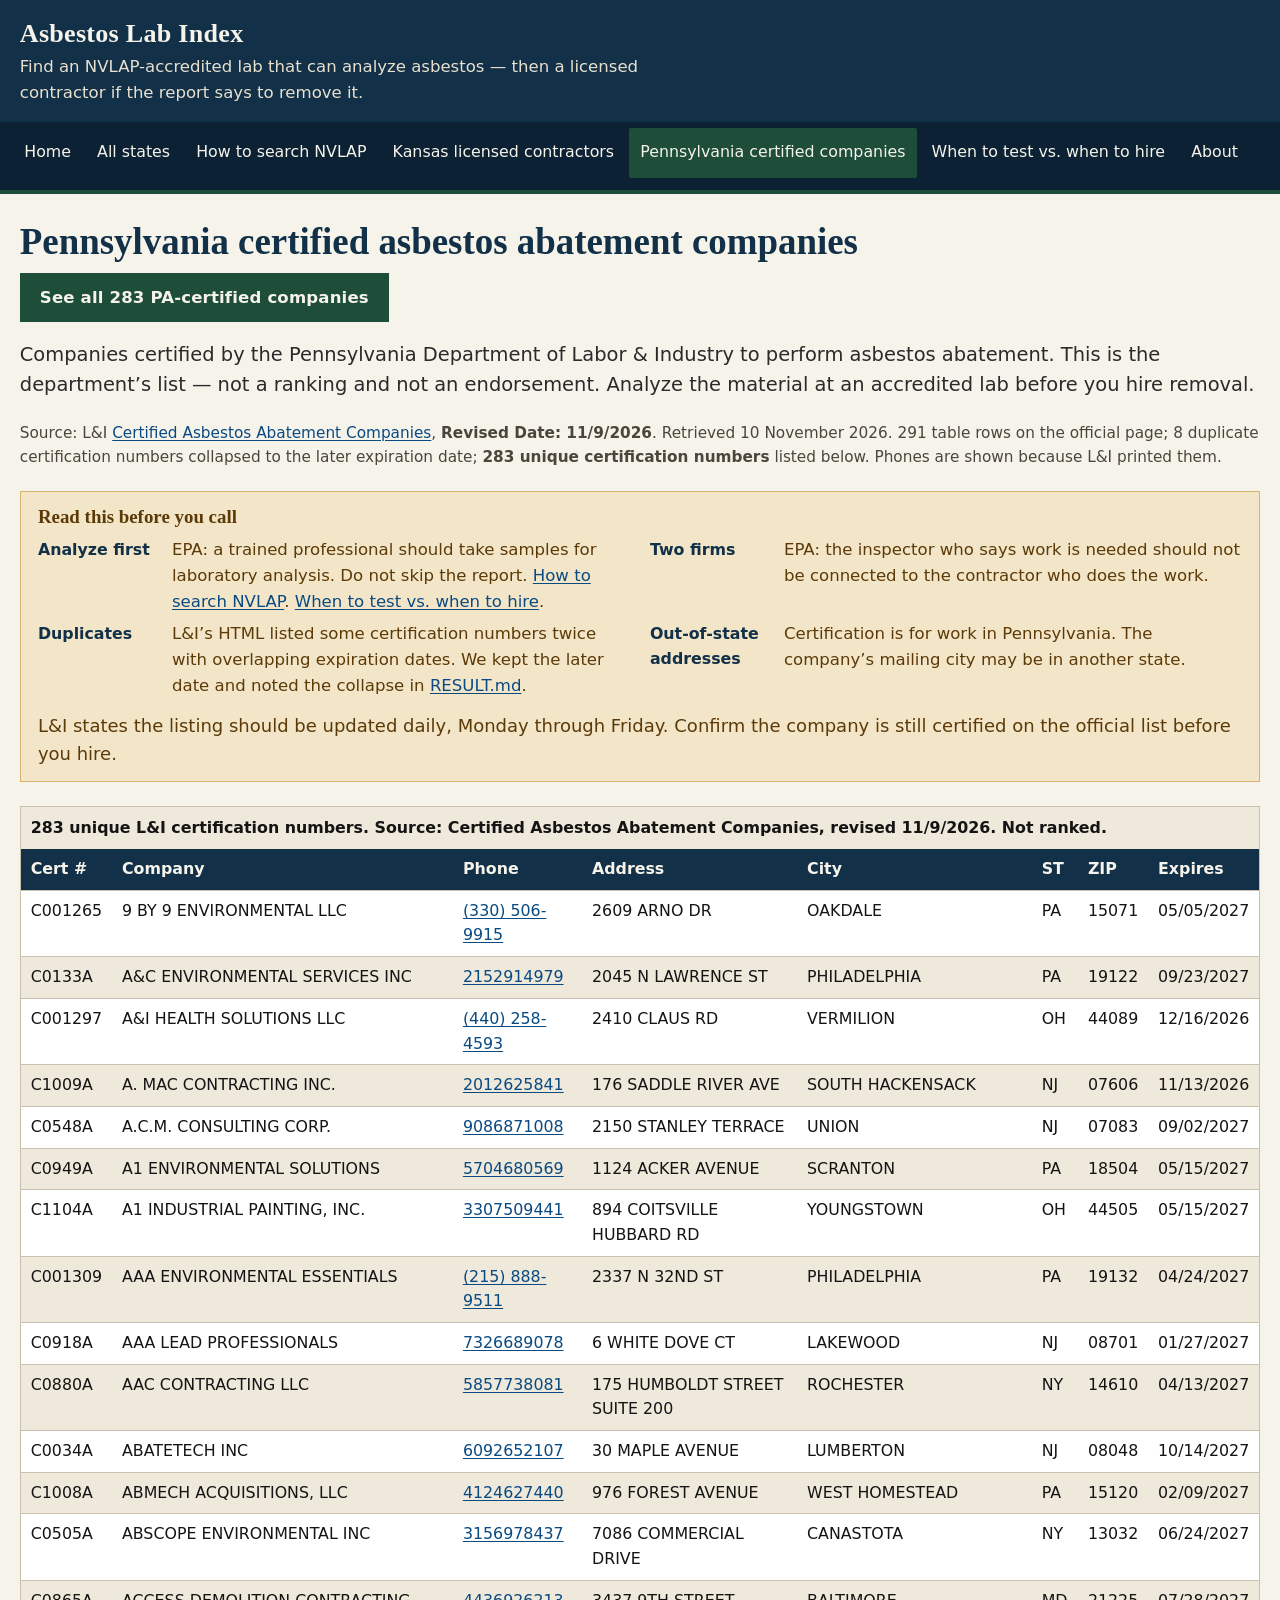
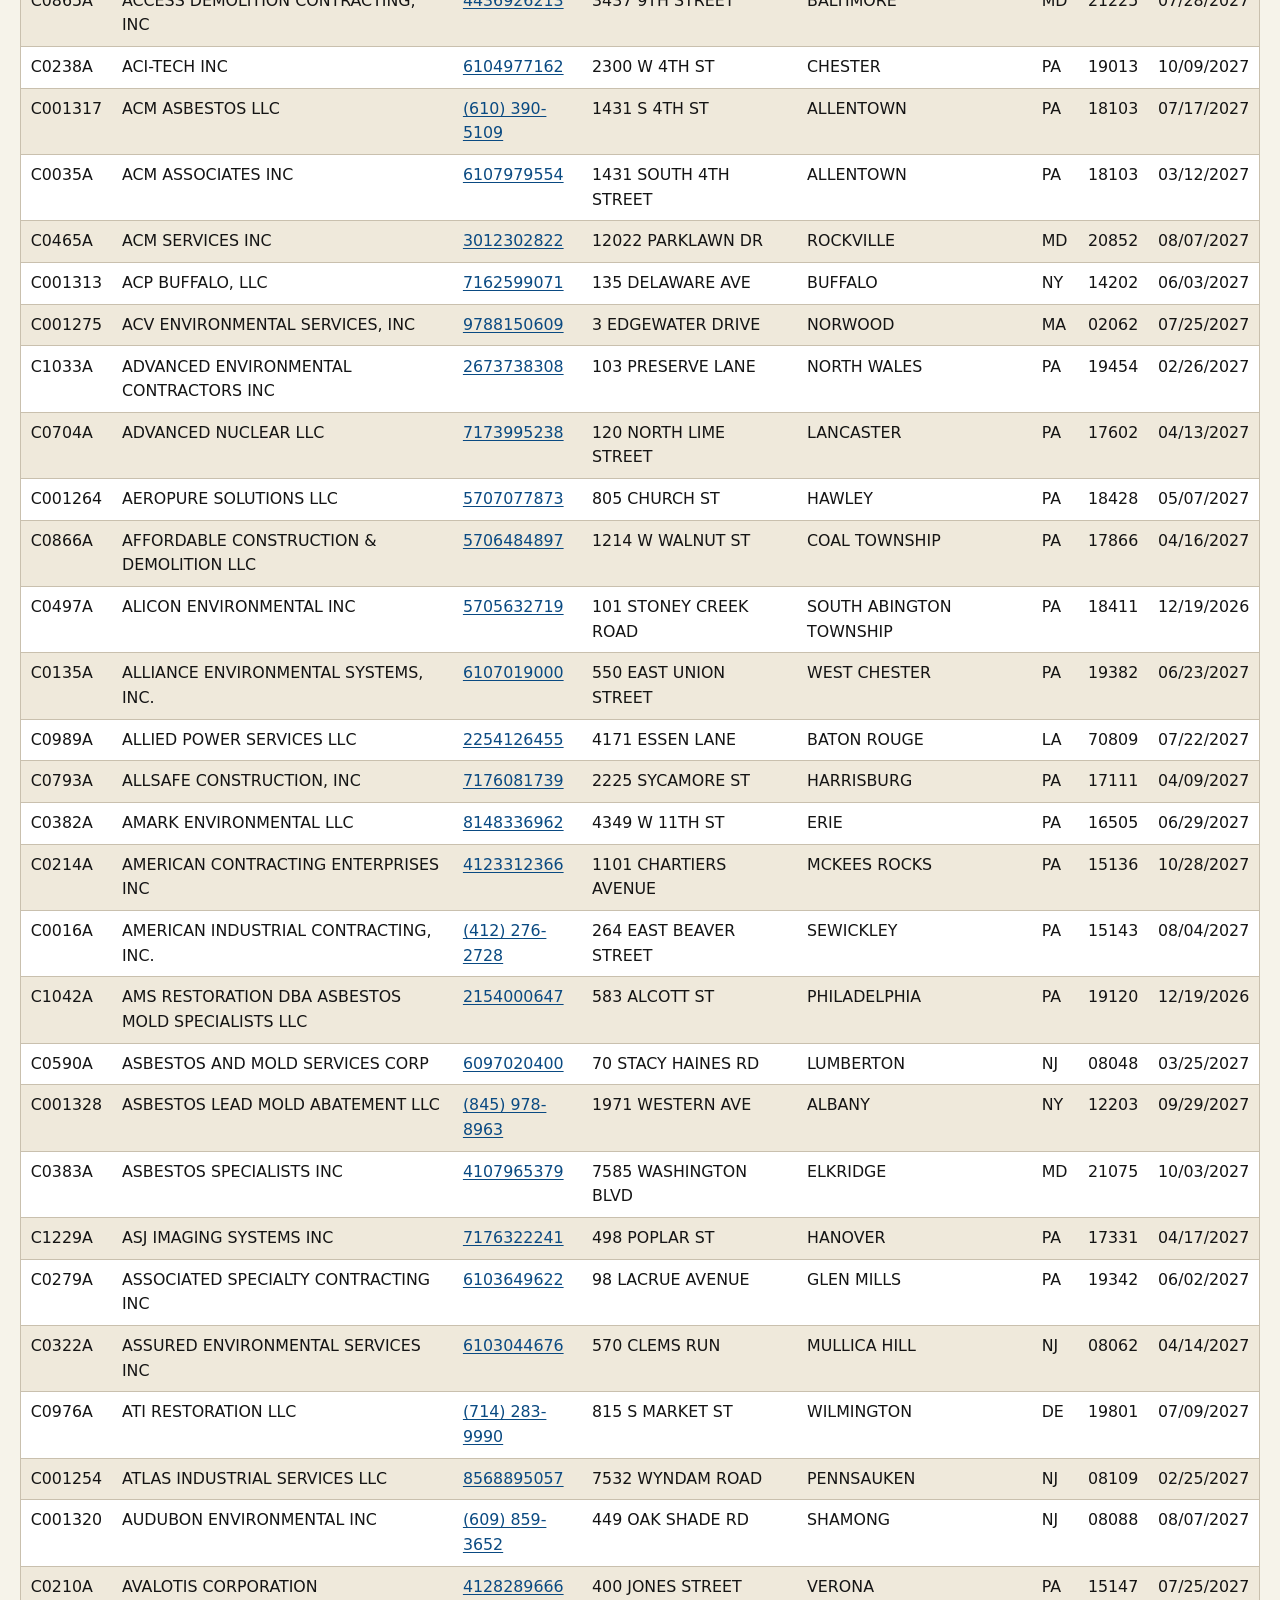
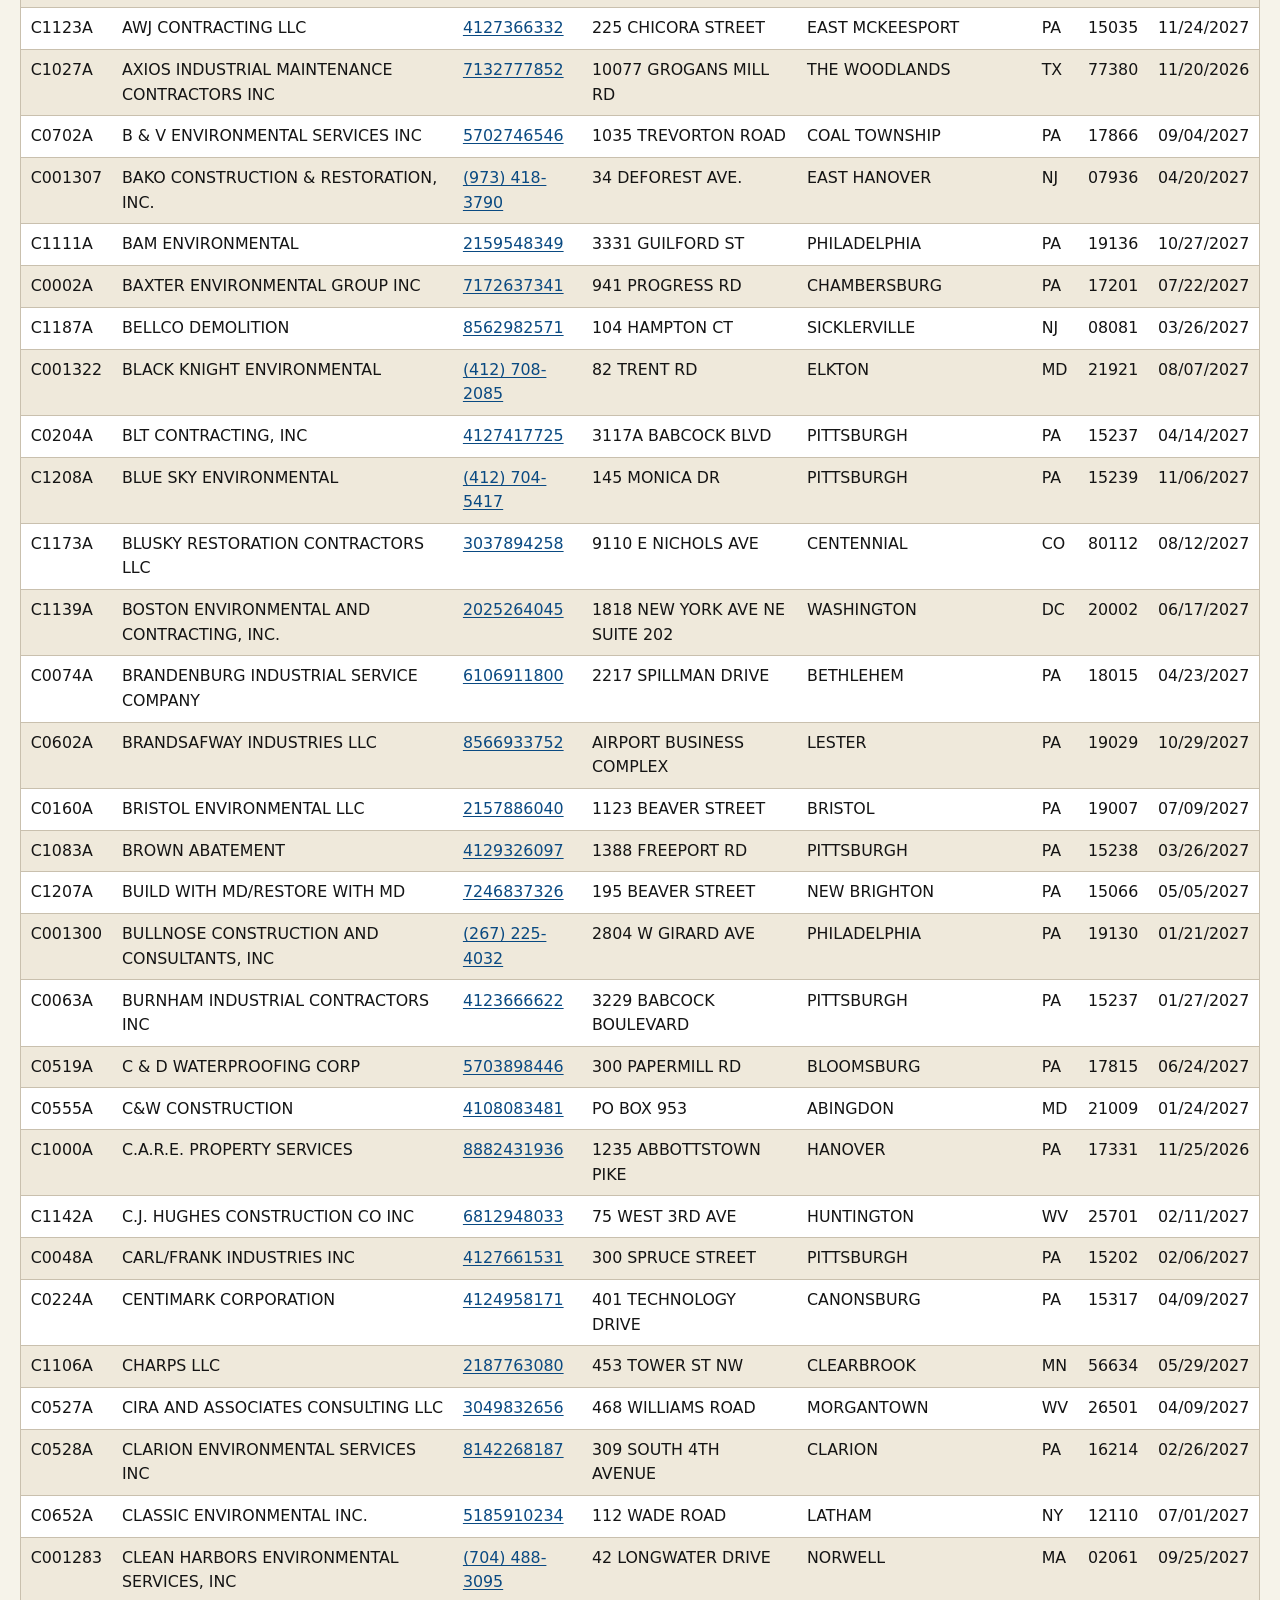
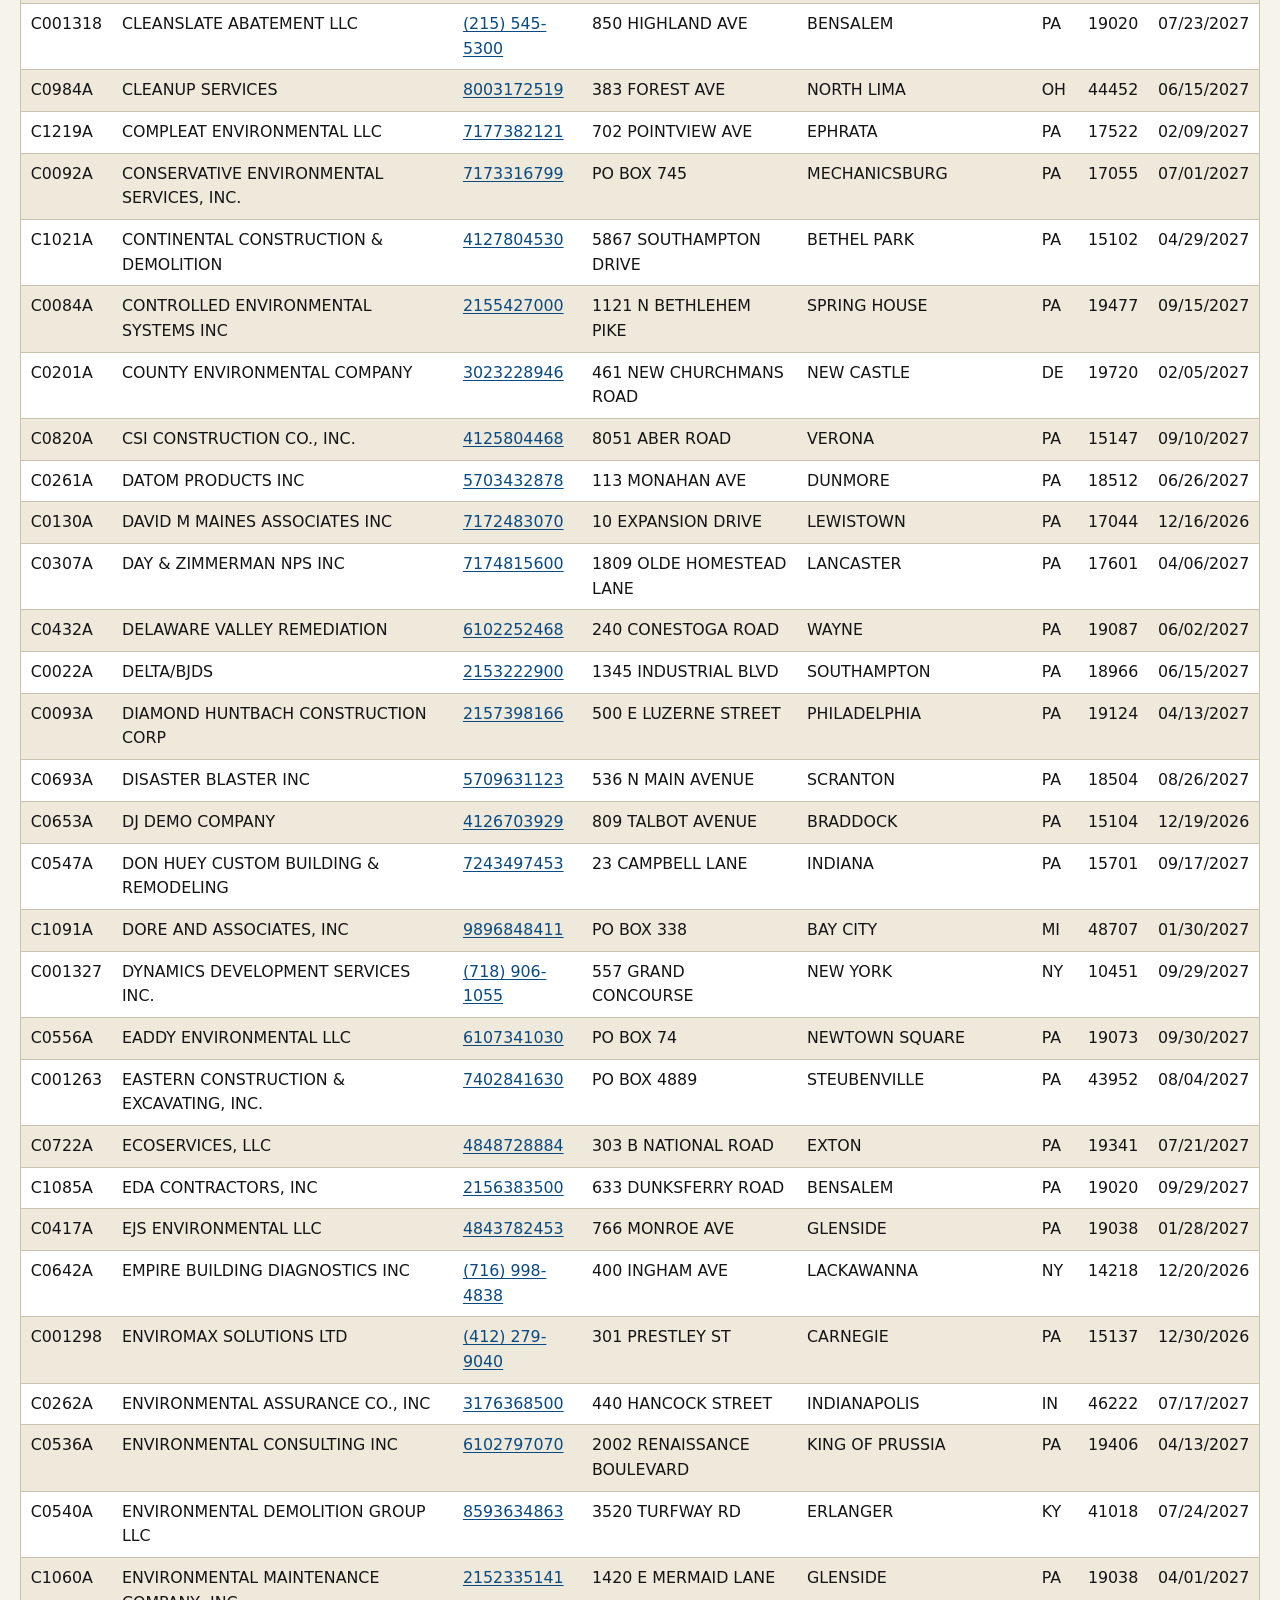
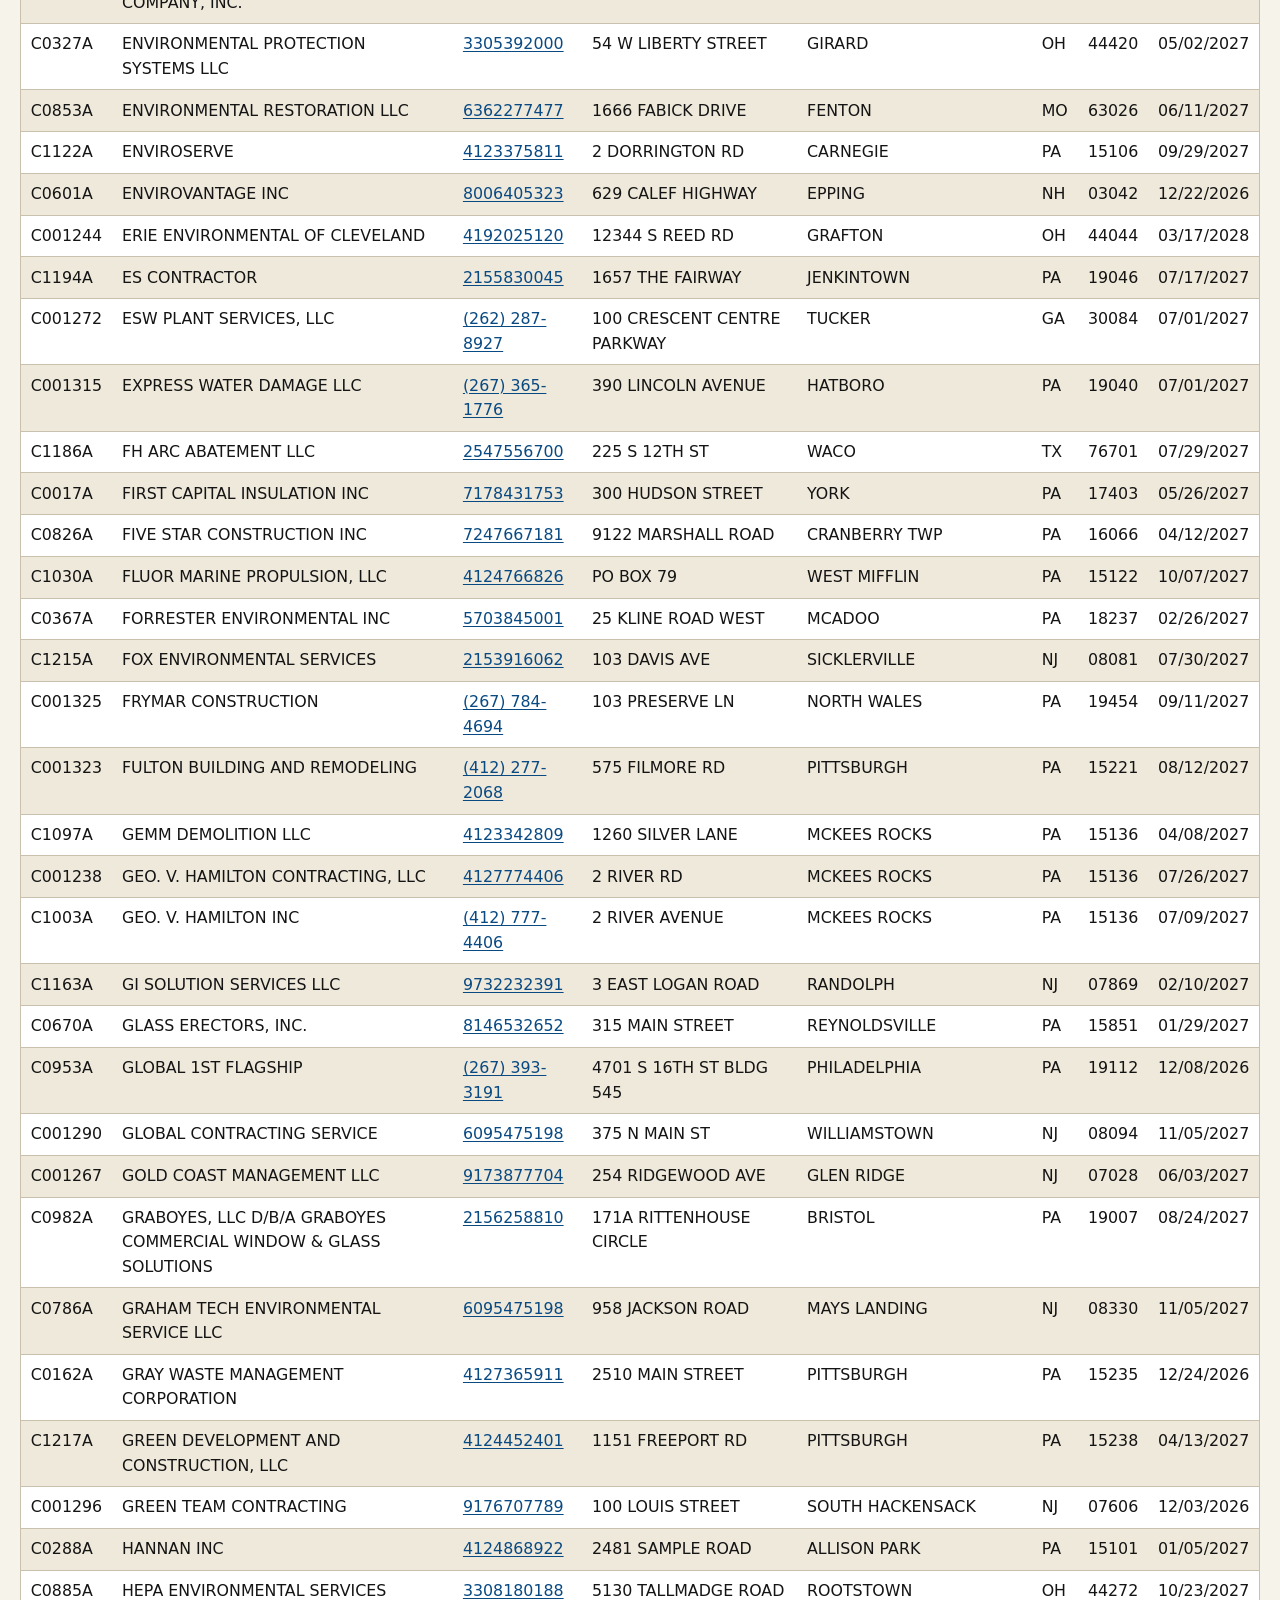
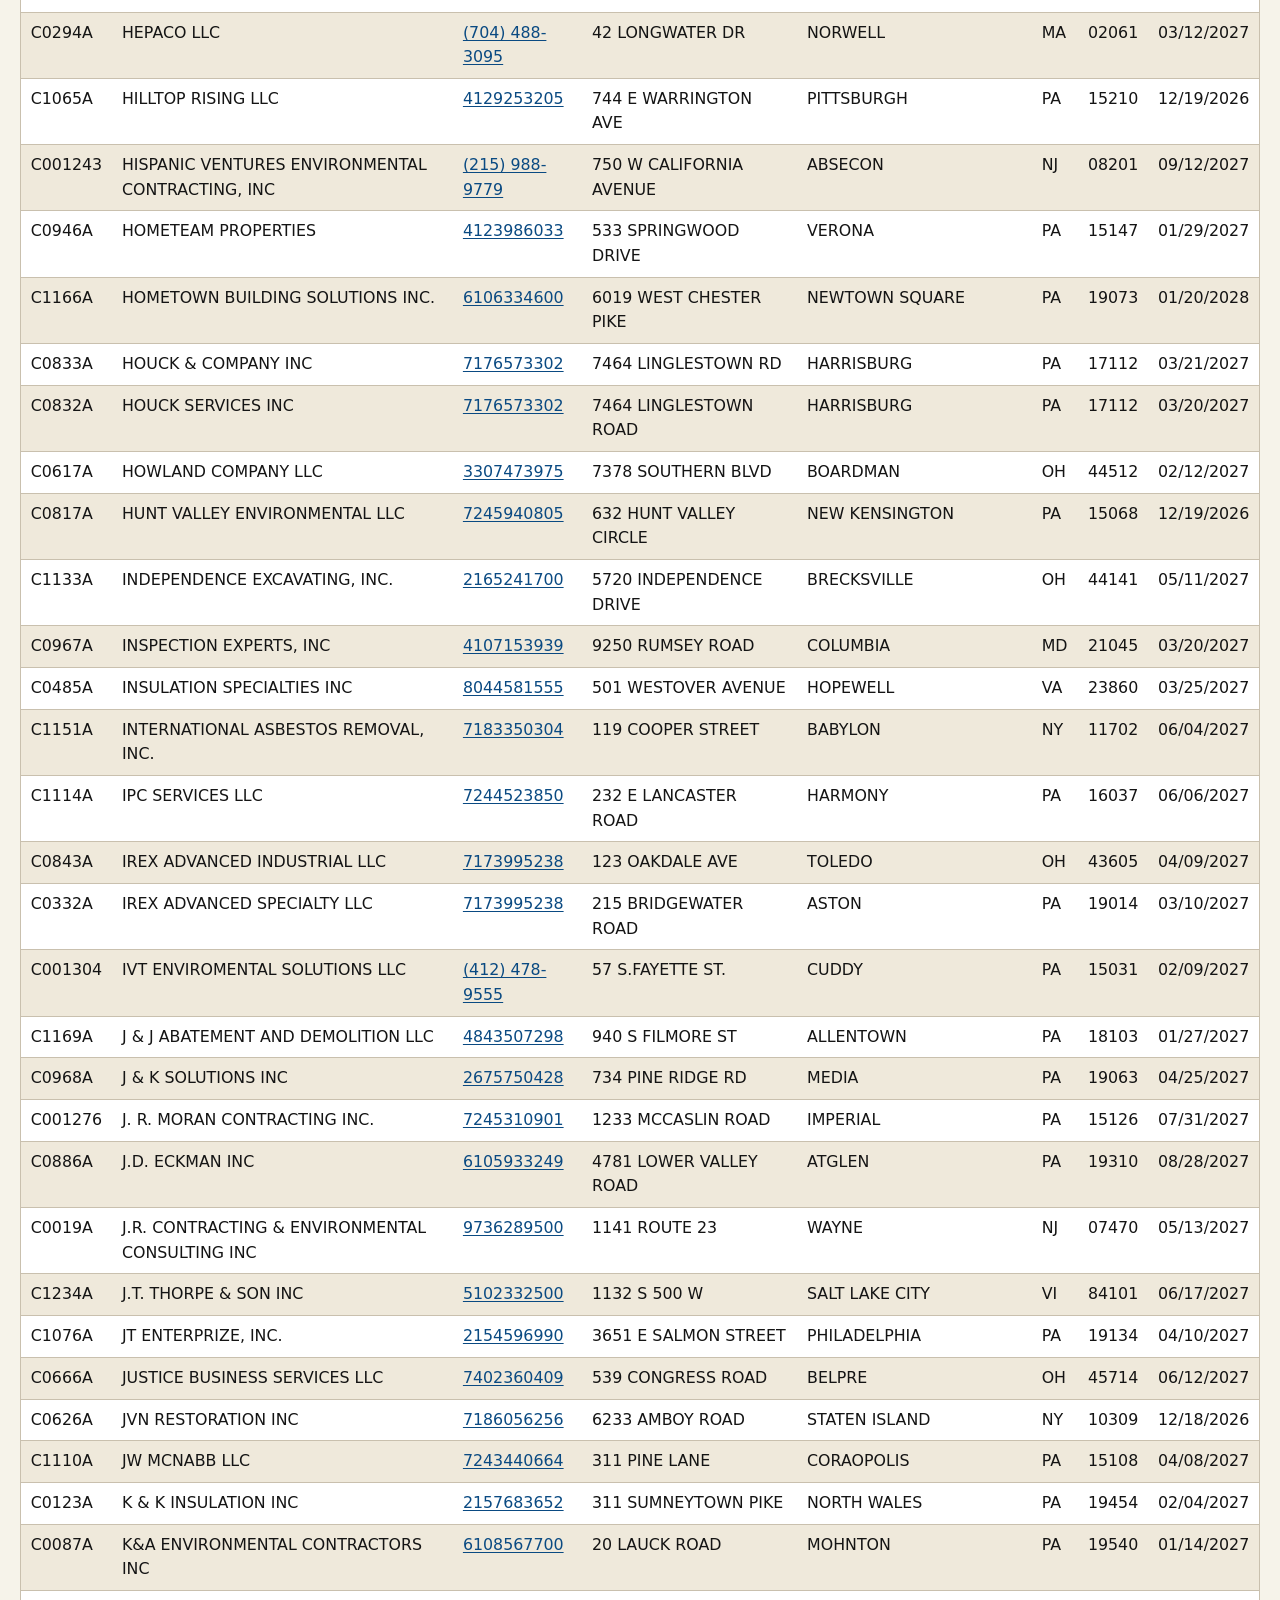
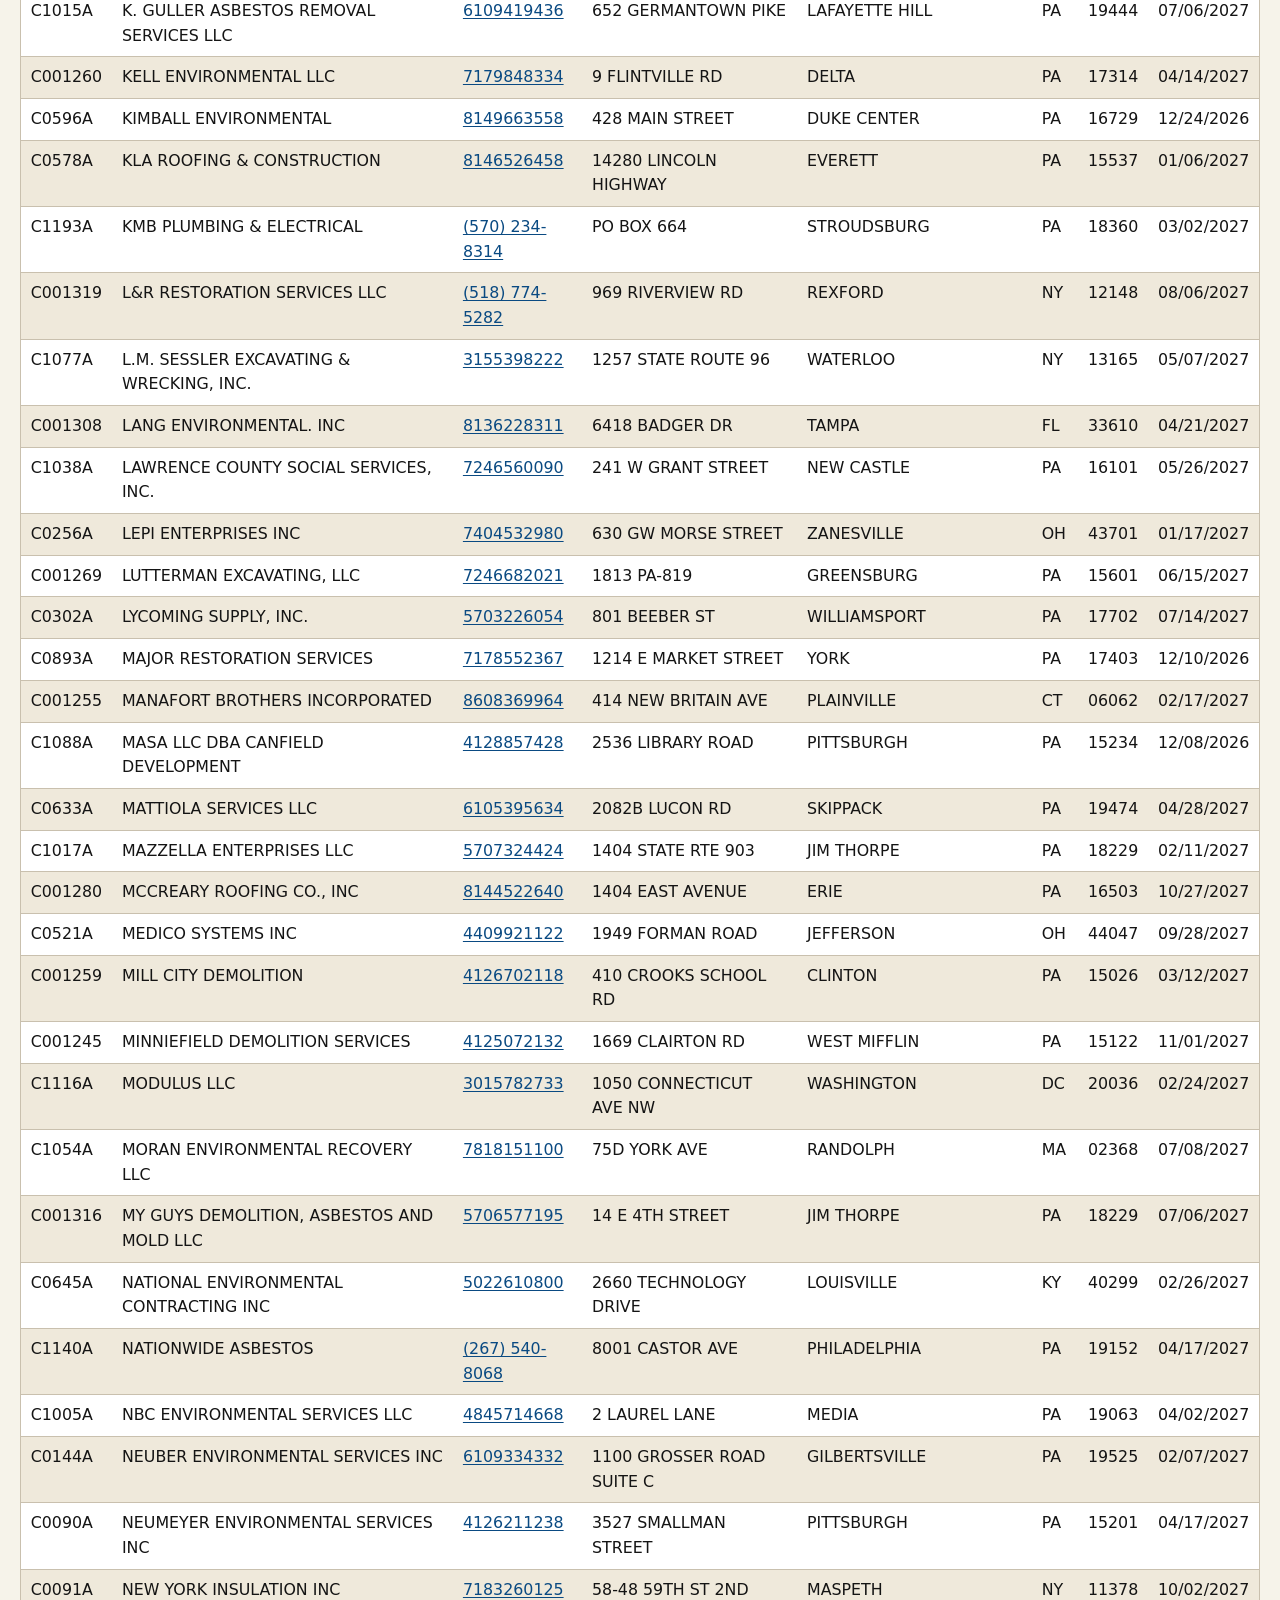
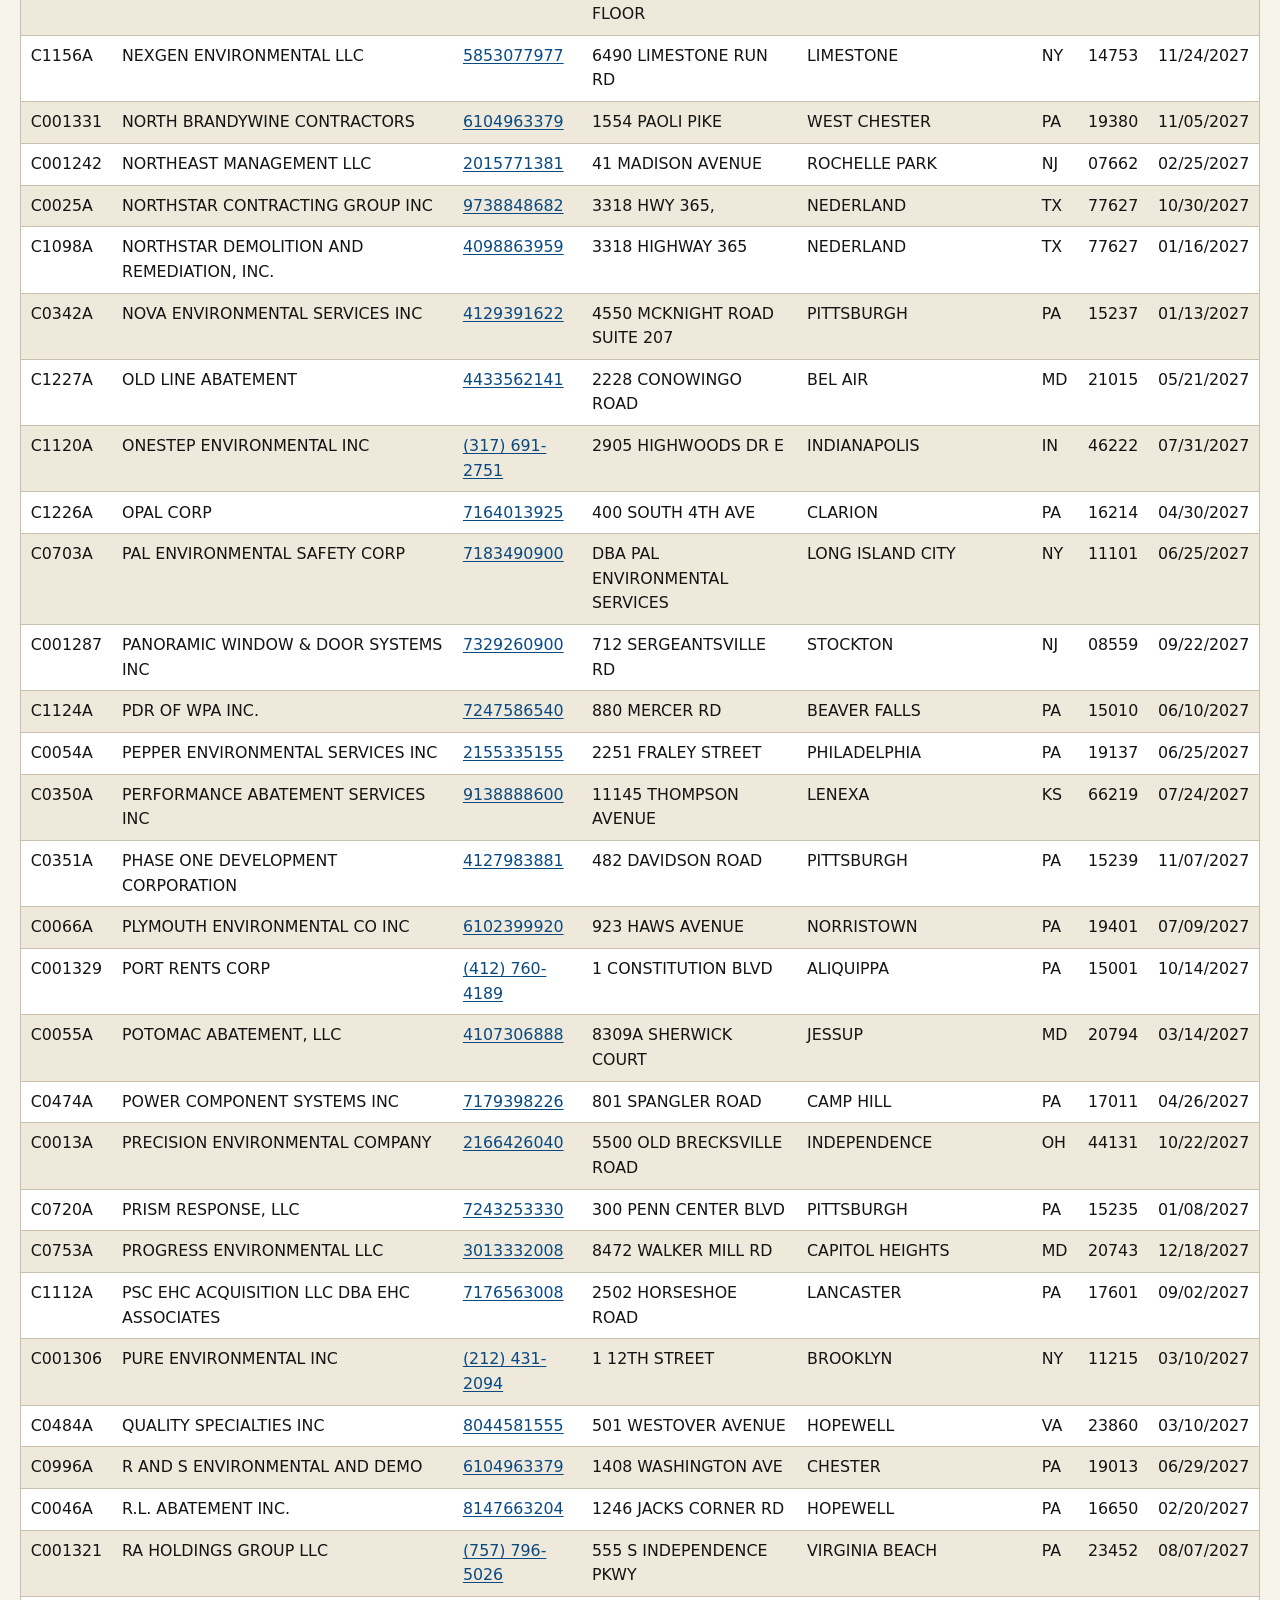
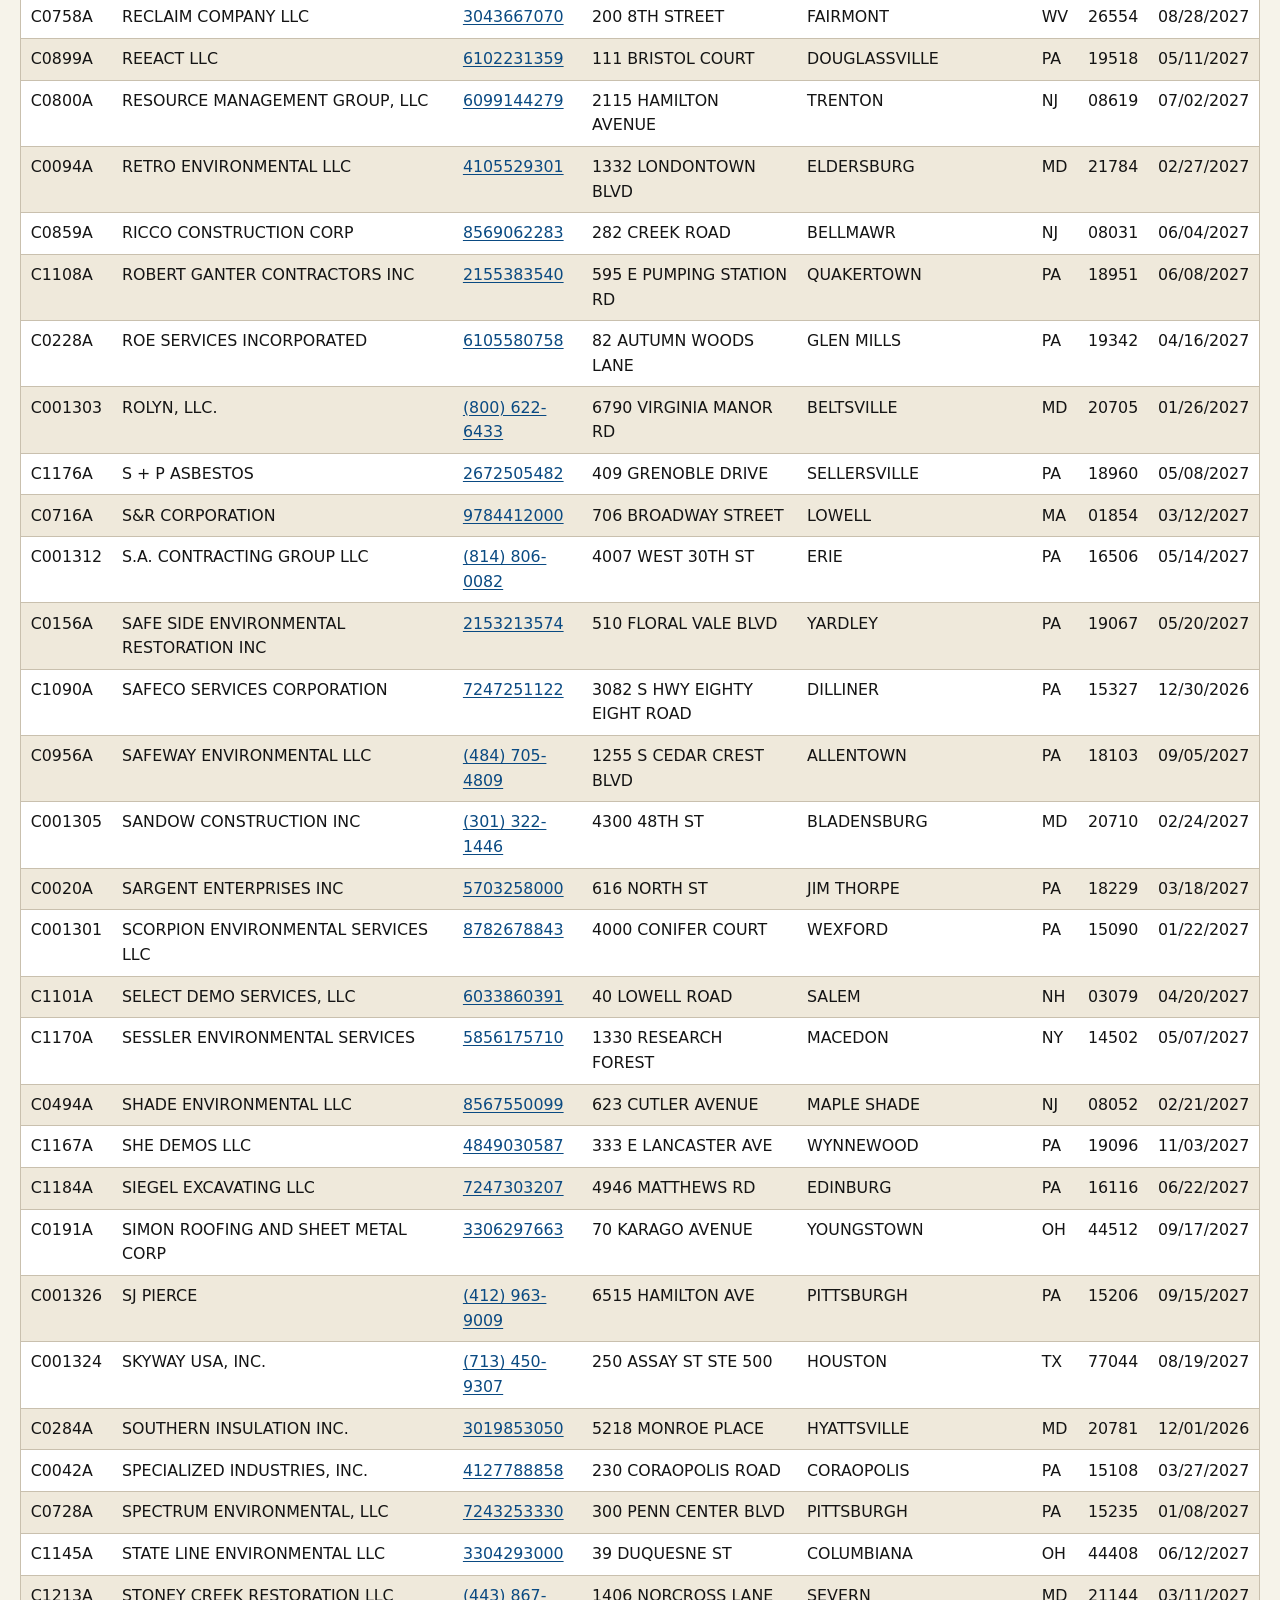
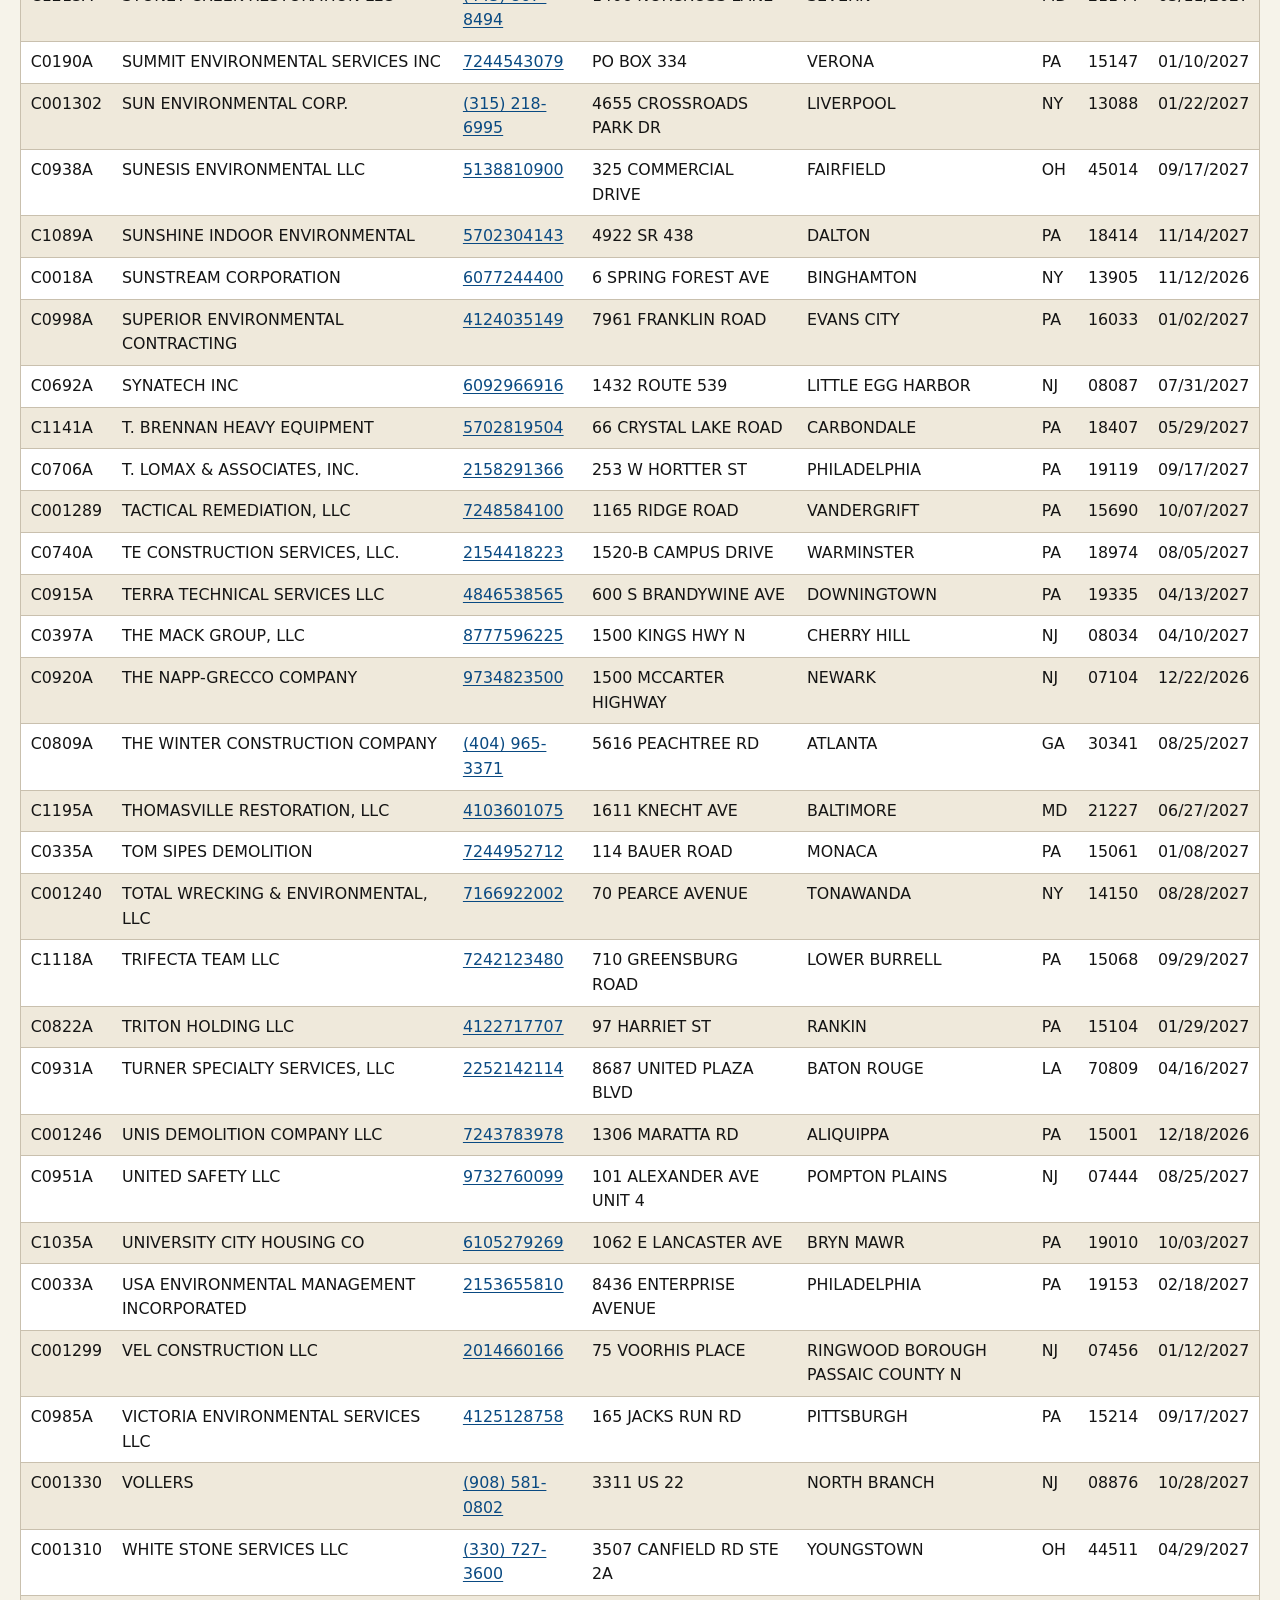
<file: contractors/pennsylvania.html>
<!DOCTYPE html>
<html lang="en">
<head>
  <meta charset="utf-8">
  <meta name="viewport" content="width=device-width, initial-scale=1">
  <title>Pennsylvania Asbestos Contractors: 283 Certified Firms</title>
  <meta name="description" content="283 certified asbestos abatement companies from Pennsylvania L&amp;I’s list revised 9 November 2026. Not a ranking. Confirm the company is still certified before you hire.">
  <link rel="canonical" href="https://shortelldesigns.github.io/asbestos-lab-index/contractors/pennsylvania.html">
  <link rel="stylesheet" href="../css/site.css">
</head>
<body>
  <a class="skip" href="#content">Skip to content</a>
  <header class="site">
    <div class="brand">
      <p class="site-title"><a href="../index.html">Asbestos Lab Index</a></p>
      <p class="tag">Find an NVLAP-accredited lab that can analyze asbestos — then a licensed contractor if the report says to remove it.</p>
    </div>
    <nav class="primary" aria-label="Primary">
      <ul>
        <li><a href="../index.html">Home</a></li>
        <li><a href="../states.html">All states</a></li>
        <li><a href="../nvlap.html">How to search NVLAP</a></li>
        <li><a href="kansas.html">Kansas licensed contractors</a></li>
        <li><a href="pennsylvania.html" aria-current="page">Pennsylvania certified companies</a></li>
        <li><a href="../when-to-test.html">When to test vs. when to hire</a></li>
        <li><a href="../about.html">About</a></li>
      </ul>
    </nav>
  </header>
  <main id="content" class="wide">
    <h1 class="page">Pennsylvania certified asbestos abatement companies</h1>
    <p class="fold-cta"><a class="btn" href="#companies">See all 283 PA-certified companies</a></p>
    <p class="lede">Companies certified by the Pennsylvania Department of Labor &amp; Industry to perform asbestos abatement. This is the department’s list — not a ranking and not an endorsement. Analyze the material at an accredited lab before you hire removal.</p>
    <p class="meta">Source: L&amp;I <a href="https://www.pa.gov/content/dam/copapwp-pagov/en/dli/documents/individuals/labor-management-relations/bois/documents/asbcontr.htm">Certified Asbestos Abatement Companies</a>, <strong>Revised Date: 11/9/2026</strong>. Retrieved 10 November 2026. 291 table rows on the official page; 8 duplicate certification numbers collapsed to the later expiration date; <strong>283 unique certification numbers</strong> listed below. Phones are shown because L&amp;I printed them.</p>

    <div class="callout compact">
      <h2>Read this before you call</h2>
      <dl class="key">
        <div><dt>Analyze first</dt><dd>EPA: a trained professional should take samples for laboratory analysis. Do not skip the report. <a href="../nvlap.html">How to search NVLAP</a>. <a href="../when-to-test.html">When to test vs. when to hire</a>.</dd></div>
        <div><dt>Two firms</dt><dd>EPA: the inspector who says work is needed should not be connected to the contractor who does the work.</dd></div>
        <div><dt>Duplicates</dt><dd>L&amp;I’s HTML listed some certification numbers twice with overlapping expiration dates. We kept the later date and noted the collapse in <a href="../RESULT.md">RESULT.md</a>.</dd></div>
        <div><dt>Out-of-state addresses</dt><dd>Certification is for work in Pennsylvania. The company’s mailing city may be in another state.</dd></div>
      </dl>
      <p>L&amp;I states the listing should be updated daily, Monday through Friday. Confirm the company is still certified on the official list before you hire.</p>
    </div>

    <div class="table-wrap" id="companies">
      <table class="contractors-table cols-8">
        <caption>283 unique L&amp;I certification numbers. Source: Certified Asbestos Abatement Companies, revised 11/9/2026. Not ranked.</caption>
        <thead>
          <tr>
            <th>Cert #</th>
            <th>Company</th>
            <th>Phone</th>
            <th>Address</th>
            <th>City</th>
            <th>ST</th>
            <th>ZIP</th>
            <th>Expires</th>
          </tr>
        </thead>
        <tbody>
          <tr><td>C001265</td><td>9 BY 9 ENVIRONMENTAL LLC</td><td><a href="tel:+13305069915">(330) 506-9915</a></td><td>2609 ARNO DR</td><td>OAKDALE</td><td>PA</td><td>15071</td><td>05/05/2027</td></tr>
          <tr><td>C0133A</td><td>A&amp;C ENVIRONMENTAL SERVICES INC</td><td><a href="tel:+12152914979">2152914979</a></td><td>2045 N LAWRENCE ST</td><td>PHILADELPHIA</td><td>PA</td><td>19122</td><td>09/23/2027</td></tr>
          <tr><td>C001297</td><td>A&amp;I HEALTH SOLUTIONS LLC</td><td><a href="tel:+14402584593">(440) 258-4593</a></td><td>2410 CLAUS RD</td><td>VERMILION</td><td>OH</td><td>44089</td><td>12/16/2026</td></tr>
          <tr><td>C1009A</td><td>A. MAC CONTRACTING INC.</td><td><a href="tel:+12012625841">2012625841</a></td><td>176 SADDLE RIVER AVE</td><td>SOUTH HACKENSACK</td><td>NJ</td><td>07606</td><td>11/13/2026</td></tr>
          <tr><td>C0548A</td><td>A.C.M. CONSULTING CORP.</td><td><a href="tel:+19086871008">9086871008</a></td><td>2150 STANLEY TERRACE</td><td>UNION</td><td>NJ</td><td>07083</td><td>09/02/2027</td></tr>
          <tr><td>C0949A</td><td>A1 ENVIRONMENTAL SOLUTIONS</td><td><a href="tel:+15704680569">5704680569</a></td><td>1124 ACKER AVENUE</td><td>SCRANTON</td><td>PA</td><td>18504</td><td>05/15/2027</td></tr>
          <tr><td>C1104A</td><td>A1 INDUSTRIAL PAINTING, INC.</td><td><a href="tel:+13307509441">3307509441</a></td><td>894 COITSVILLE HUBBARD RD</td><td>YOUNGSTOWN</td><td>OH</td><td>44505</td><td>05/15/2027</td></tr>
          <tr><td>C001309</td><td>AAA ENVIRONMENTAL ESSENTIALS</td><td><a href="tel:+12158889511">(215) 888-9511</a></td><td>2337 N 32ND ST</td><td>PHILADELPHIA</td><td>PA</td><td>19132</td><td>04/24/2027</td></tr>
          <tr><td>C0918A</td><td>AAA LEAD PROFESSIONALS</td><td><a href="tel:+17326689078">7326689078</a></td><td>6 WHITE DOVE CT</td><td>LAKEWOOD</td><td>NJ</td><td>08701</td><td>01/27/2027</td></tr>
          <tr><td>C0880A</td><td>AAC CONTRACTING LLC</td><td><a href="tel:+15857738081">5857738081</a></td><td>175 HUMBOLDT STREET SUITE 200</td><td>ROCHESTER</td><td>NY</td><td>14610</td><td>04/13/2027</td></tr>
          <tr><td>C0034A</td><td>ABATETECH INC</td><td><a href="tel:+16092652107">6092652107</a></td><td>30 MAPLE AVENUE</td><td>LUMBERTON</td><td>NJ</td><td>08048</td><td>10/14/2027</td></tr>
          <tr><td>C1008A</td><td>ABMECH ACQUISITIONS, LLC</td><td><a href="tel:+14124627440">4124627440</a></td><td>976 FOREST AVENUE</td><td>WEST HOMESTEAD</td><td>PA</td><td>15120</td><td>02/09/2027</td></tr>
          <tr><td>C0505A</td><td>ABSCOPE ENVIRONMENTAL INC</td><td><a href="tel:+13156978437">3156978437</a></td><td>7086 COMMERCIAL DRIVE</td><td>CANASTOTA</td><td>NY</td><td>13032</td><td>06/24/2027</td></tr>
          <tr><td>C0865A</td><td>ACCESS DEMOLITION CONTRACTING, INC</td><td><a href="tel:+14436926213">4436926213</a></td><td>3437 9TH STREET</td><td>BALTIMORE</td><td>MD</td><td>21225</td><td>07/28/2027</td></tr>
          <tr><td>C0238A</td><td>ACI-TECH INC</td><td><a href="tel:+16104977162">6104977162</a></td><td>2300 W 4TH ST</td><td>CHESTER</td><td>PA</td><td>19013</td><td>10/09/2027</td></tr>
          <tr><td>C001317</td><td>ACM ASBESTOS LLC</td><td><a href="tel:+16103905109">(610) 390-5109</a></td><td>1431 S 4TH ST</td><td>ALLENTOWN</td><td>PA</td><td>18103</td><td>07/17/2027</td></tr>
          <tr><td>C0035A</td><td>ACM ASSOCIATES INC</td><td><a href="tel:+16107979554">6107979554</a></td><td>1431 SOUTH 4TH STREET</td><td>ALLENTOWN</td><td>PA</td><td>18103</td><td>03/12/2027</td></tr>
          <tr><td>C0465A</td><td>ACM SERVICES INC</td><td><a href="tel:+13012302822">3012302822</a></td><td>12022 PARKLAWN DR</td><td>ROCKVILLE</td><td>MD</td><td>20852</td><td>08/07/2027</td></tr>
          <tr><td>C001313</td><td>ACP BUFFALO, LLC</td><td><a href="tel:+17162599071">7162599071</a></td><td>135 DELAWARE AVE</td><td>BUFFALO</td><td>NY</td><td>14202</td><td>06/03/2027</td></tr>
          <tr><td>C001275</td><td>ACV ENVIRONMENTAL SERVICES, INC</td><td><a href="tel:+19788150609">9788150609</a></td><td>3 EDGEWATER DRIVE</td><td>NORWOOD</td><td>MA</td><td>02062</td><td>07/25/2027</td></tr>
          <tr><td>C1033A</td><td>ADVANCED ENVIRONMENTAL CONTRACTORS INC</td><td><a href="tel:+12673738308">2673738308</a></td><td>103 PRESERVE LANE</td><td>NORTH WALES</td><td>PA</td><td>19454</td><td>02/26/2027</td></tr>
          <tr><td>C0704A</td><td>ADVANCED NUCLEAR LLC</td><td><a href="tel:+17173995238">7173995238</a></td><td>120 NORTH LIME STREET</td><td>LANCASTER</td><td>PA</td><td>17602</td><td>04/13/2027</td></tr>
          <tr><td>C001264</td><td>AEROPURE SOLUTIONS LLC</td><td><a href="tel:+15707077873">5707077873</a></td><td>805 CHURCH ST</td><td>HAWLEY</td><td>PA</td><td>18428</td><td>05/07/2027</td></tr>
          <tr><td>C0866A</td><td>AFFORDABLE CONSTRUCTION &amp; DEMOLITION LLC</td><td><a href="tel:+15706484897">5706484897</a></td><td>1214 W WALNUT ST</td><td>COAL TOWNSHIP</td><td>PA</td><td>17866</td><td>04/16/2027</td></tr>
          <tr><td>C0497A</td><td>ALICON ENVIRONMENTAL INC</td><td><a href="tel:+15705632719">5705632719</a></td><td>101 STONEY CREEK ROAD</td><td>SOUTH ABINGTON TOWNSHIP</td><td>PA</td><td>18411</td><td>12/19/2026</td></tr>
          <tr><td>C0135A</td><td>ALLIANCE ENVIRONMENTAL SYSTEMS, INC.</td><td><a href="tel:+16107019000">6107019000</a></td><td>550 EAST UNION STREET</td><td>WEST CHESTER</td><td>PA</td><td>19382</td><td>06/23/2027</td></tr>
          <tr><td>C0989A</td><td>ALLIED POWER SERVICES LLC</td><td><a href="tel:+12254126455">2254126455</a></td><td>4171 ESSEN LANE</td><td>BATON ROUGE</td><td>LA</td><td>70809</td><td>07/22/2027</td></tr>
          <tr><td>C0793A</td><td>ALLSAFE CONSTRUCTION, INC</td><td><a href="tel:+17176081739">7176081739</a></td><td>2225 SYCAMORE ST</td><td>HARRISBURG</td><td>PA</td><td>17111</td><td>04/09/2027</td></tr>
          <tr><td>C0382A</td><td>AMARK ENVIRONMENTAL LLC</td><td><a href="tel:+18148336962">8148336962</a></td><td>4349 W 11TH ST</td><td>ERIE</td><td>PA</td><td>16505</td><td>06/29/2027</td></tr>
          <tr><td>C0214A</td><td>AMERICAN CONTRACTING ENTERPRISES INC</td><td><a href="tel:+14123312366">4123312366</a></td><td>1101 CHARTIERS AVENUE</td><td>MCKEES ROCKS</td><td>PA</td><td>15136</td><td>10/28/2027</td></tr>
          <tr><td>C0016A</td><td>AMERICAN INDUSTRIAL CONTRACTING, INC.</td><td><a href="tel:+14122762728">(412) 276-2728</a></td><td>264 EAST BEAVER STREET</td><td>SEWICKLEY</td><td>PA</td><td>15143</td><td>08/04/2027</td></tr>
          <tr><td>C1042A</td><td>AMS RESTORATION DBA ASBESTOS MOLD SPECIALISTS LLC</td><td><a href="tel:+12154000647">2154000647</a></td><td>583 ALCOTT ST</td><td>PHILADELPHIA</td><td>PA</td><td>19120</td><td>12/19/2026</td></tr>
          <tr><td>C0590A</td><td>ASBESTOS AND MOLD SERVICES CORP</td><td><a href="tel:+16097020400">6097020400</a></td><td>70 STACY HAINES RD</td><td>LUMBERTON</td><td>NJ</td><td>08048</td><td>03/25/2027</td></tr>
          <tr><td>C001328</td><td>ASBESTOS LEAD MOLD ABATEMENT LLC</td><td><a href="tel:+18459788963">(845) 978-8963</a></td><td>1971 WESTERN AVE</td><td>ALBANY</td><td>NY</td><td>12203</td><td>09/29/2027</td></tr>
          <tr><td>C0383A</td><td>ASBESTOS SPECIALISTS INC</td><td><a href="tel:+14107965379">4107965379</a></td><td>7585 WASHINGTON BLVD</td><td>ELKRIDGE</td><td>MD</td><td>21075</td><td>10/03/2027</td></tr>
          <tr><td>C1229A</td><td>ASJ IMAGING SYSTEMS INC</td><td><a href="tel:+17176322241">7176322241</a></td><td>498 POPLAR ST</td><td>HANOVER</td><td>PA</td><td>17331</td><td>04/17/2027</td></tr>
          <tr><td>C0279A</td><td>ASSOCIATED SPECIALTY CONTRACTING INC</td><td><a href="tel:+16103649622">6103649622</a></td><td>98 LACRUE AVENUE</td><td>GLEN MILLS</td><td>PA</td><td>19342</td><td>06/02/2027</td></tr>
          <tr><td>C0322A</td><td>ASSURED ENVIRONMENTAL SERVICES INC</td><td><a href="tel:+16103044676">6103044676</a></td><td>570 CLEMS RUN</td><td>MULLICA HILL</td><td>NJ</td><td>08062</td><td>04/14/2027</td></tr>
          <tr><td>C0976A</td><td>ATI RESTORATION LLC</td><td><a href="tel:+17142839990">(714) 283-9990</a></td><td>815 S MARKET ST</td><td>WILMINGTON</td><td>DE</td><td>19801</td><td>07/09/2027</td></tr>
          <tr><td>C001254</td><td>ATLAS INDUSTRIAL SERVICES LLC</td><td><a href="tel:+18568895057">8568895057</a></td><td>7532 WYNDAM ROAD</td><td>PENNSAUKEN</td><td>NJ</td><td>08109</td><td>02/25/2027</td></tr>
          <tr><td>C001320</td><td>AUDUBON ENVIRONMENTAL INC</td><td><a href="tel:+16098593652">(609) 859-3652</a></td><td>449 OAK SHADE RD</td><td>SHAMONG</td><td>NJ</td><td>08088</td><td>08/07/2027</td></tr>
          <tr><td>C0210A</td><td>AVALOTIS CORPORATION</td><td><a href="tel:+14128289666">4128289666</a></td><td>400 JONES STREET</td><td>VERONA</td><td>PA</td><td>15147</td><td>07/25/2027</td></tr>
          <tr><td>C1123A</td><td>AWJ CONTRACTING LLC</td><td><a href="tel:+14127366332">4127366332</a></td><td>225 CHICORA STREET</td><td>EAST MCKEESPORT</td><td>PA</td><td>15035</td><td>11/24/2027</td></tr>
          <tr><td>C1027A</td><td>AXIOS INDUSTRIAL MAINTENANCE CONTRACTORS INC</td><td><a href="tel:+17132777852">7132777852</a></td><td>10077 GROGANS MILL RD</td><td>THE WOODLANDS</td><td>TX</td><td>77380</td><td>11/20/2026</td></tr>
          <tr><td>C0702A</td><td>B &amp; V ENVIRONMENTAL SERVICES INC</td><td><a href="tel:+15702746546">5702746546</a></td><td>1035 TREVORTON ROAD</td><td>COAL TOWNSHIP</td><td>PA</td><td>17866</td><td>09/04/2027</td></tr>
          <tr><td>C001307</td><td>BAKO CONSTRUCTION &amp; RESTORATION, INC.</td><td><a href="tel:+19734183790">(973) 418-3790</a></td><td>34 DEFOREST AVE.</td><td>EAST HANOVER</td><td>NJ</td><td>07936</td><td>04/20/2027</td></tr>
          <tr><td>C1111A</td><td>BAM ENVIRONMENTAL</td><td><a href="tel:+12159548349">2159548349</a></td><td>3331 GUILFORD ST</td><td>PHILADELPHIA</td><td>PA</td><td>19136</td><td>10/27/2027</td></tr>
          <tr><td>C0002A</td><td>BAXTER ENVIRONMENTAL GROUP INC</td><td><a href="tel:+17172637341">7172637341</a></td><td>941 PROGRESS RD</td><td>CHAMBERSBURG</td><td>PA</td><td>17201</td><td>07/22/2027</td></tr>
          <tr><td>C1187A</td><td>BELLCO DEMOLITION</td><td><a href="tel:+18562982571">8562982571</a></td><td>104 HAMPTON CT</td><td>SICKLERVILLE</td><td>NJ</td><td>08081</td><td>03/26/2027</td></tr>
          <tr><td>C001322</td><td>BLACK KNIGHT ENVIRONMENTAL</td><td><a href="tel:+14127082085">(412) 708-2085</a></td><td>82 TRENT RD</td><td>ELKTON</td><td>MD</td><td>21921</td><td>08/07/2027</td></tr>
          <tr><td>C0204A</td><td>BLT CONTRACTING, INC</td><td><a href="tel:+14127417725">4127417725</a></td><td>3117A BABCOCK BLVD</td><td>PITTSBURGH</td><td>PA</td><td>15237</td><td>04/14/2027</td></tr>
          <tr><td>C1208A</td><td>BLUE SKY ENVIRONMENTAL</td><td><a href="tel:+14127045417">(412) 704-5417</a></td><td>145 MONICA DR</td><td>PITTSBURGH</td><td>PA</td><td>15239</td><td>11/06/2027</td></tr>
          <tr><td>C1173A</td><td>BLUSKY RESTORATION CONTRACTORS LLC</td><td><a href="tel:+13037894258">3037894258</a></td><td>9110 E NICHOLS AVE</td><td>CENTENNIAL</td><td>CO</td><td>80112</td><td>08/12/2027</td></tr>
          <tr><td>C1139A</td><td>BOSTON ENVIRONMENTAL AND CONTRACTING, INC.</td><td><a href="tel:+12025264045">2025264045</a></td><td>1818 NEW YORK AVE NE SUITE 202</td><td>WASHINGTON</td><td>DC</td><td>20002</td><td>06/17/2027</td></tr>
          <tr><td>C0074A</td><td>BRANDENBURG INDUSTRIAL SERVICE COMPANY</td><td><a href="tel:+16106911800">6106911800</a></td><td>2217 SPILLMAN DRIVE</td><td>BETHLEHEM</td><td>PA</td><td>18015</td><td>04/23/2027</td></tr>
          <tr><td>C0602A</td><td>BRANDSAFWAY INDUSTRIES LLC</td><td><a href="tel:+18566933752">8566933752</a></td><td>AIRPORT BUSINESS COMPLEX</td><td>LESTER</td><td>PA</td><td>19029</td><td>10/29/2027</td></tr>
          <tr><td>C0160A</td><td>BRISTOL ENVIRONMENTAL LLC</td><td><a href="tel:+12157886040">2157886040</a></td><td>1123 BEAVER STREET</td><td>BRISTOL</td><td>PA</td><td>19007</td><td>07/09/2027</td></tr>
          <tr><td>C1083A</td><td>BROWN ABATEMENT</td><td><a href="tel:+14129326097">4129326097</a></td><td>1388 FREEPORT RD</td><td>PITTSBURGH</td><td>PA</td><td>15238</td><td>03/26/2027</td></tr>
          <tr><td>C1207A</td><td>BUILD WITH MD/RESTORE WITH MD</td><td><a href="tel:+17246837326">7246837326</a></td><td>195 BEAVER STREET</td><td>NEW BRIGHTON</td><td>PA</td><td>15066</td><td>05/05/2027</td></tr>
          <tr><td>C001300</td><td>BULLNOSE CONSTRUCTION AND CONSULTANTS, INC</td><td><a href="tel:+12672254032">(267) 225-4032</a></td><td>2804 W GIRARD AVE</td><td>PHILADELPHIA</td><td>PA</td><td>19130</td><td>01/21/2027</td></tr>
          <tr><td>C0063A</td><td>BURNHAM INDUSTRIAL CONTRACTORS INC</td><td><a href="tel:+14123666622">4123666622</a></td><td>3229 BABCOCK BOULEVARD</td><td>PITTSBURGH</td><td>PA</td><td>15237</td><td>01/27/2027</td></tr>
          <tr><td>C0519A</td><td>C &amp; D WATERPROOFING CORP</td><td><a href="tel:+15703898446">5703898446</a></td><td>300 PAPERMILL RD</td><td>BLOOMSBURG</td><td>PA</td><td>17815</td><td>06/24/2027</td></tr>
          <tr><td>C0555A</td><td>C&amp;W CONSTRUCTION</td><td><a href="tel:+14108083481">4108083481</a></td><td>PO BOX 953</td><td>ABINGDON</td><td>MD</td><td>21009</td><td>01/24/2027</td></tr>
          <tr><td>C1000A</td><td>C.A.R.E. PROPERTY SERVICES</td><td><a href="tel:+18882431936">8882431936</a></td><td>1235 ABBOTTSTOWN PIKE</td><td>HANOVER</td><td>PA</td><td>17331</td><td>11/25/2026</td></tr>
          <tr><td>C1142A</td><td>C.J. HUGHES CONSTRUCTION CO INC</td><td><a href="tel:+16812948033">6812948033</a></td><td>75 WEST 3RD AVE</td><td>HUNTINGTON</td><td>WV</td><td>25701</td><td>02/11/2027</td></tr>
          <tr><td>C0048A</td><td>CARL/FRANK INDUSTRIES INC</td><td><a href="tel:+14127661531">4127661531</a></td><td>300 SPRUCE STREET</td><td>PITTSBURGH</td><td>PA</td><td>15202</td><td>02/06/2027</td></tr>
          <tr><td>C0224A</td><td>CENTIMARK CORPORATION</td><td><a href="tel:+14124958171">4124958171</a></td><td>401 TECHNOLOGY DRIVE</td><td>CANONSBURG</td><td>PA</td><td>15317</td><td>04/09/2027</td></tr>
          <tr><td>C1106A</td><td>CHARPS LLC</td><td><a href="tel:+12187763080">2187763080</a></td><td>453 TOWER ST NW</td><td>CLEARBROOK</td><td>MN</td><td>56634</td><td>05/29/2027</td></tr>
          <tr><td>C0527A</td><td>CIRA AND ASSOCIATES CONSULTING LLC</td><td><a href="tel:+13049832656">3049832656</a></td><td>468 WILLIAMS ROAD</td><td>MORGANTOWN</td><td>WV</td><td>26501</td><td>04/09/2027</td></tr>
          <tr><td>C0528A</td><td>CLARION ENVIRONMENTAL SERVICES INC</td><td><a href="tel:+18142268187">8142268187</a></td><td>309 SOUTH 4TH AVENUE</td><td>CLARION</td><td>PA</td><td>16214</td><td>02/26/2027</td></tr>
          <tr><td>C0652A</td><td>CLASSIC ENVIRONMENTAL INC.</td><td><a href="tel:+15185910234">5185910234</a></td><td>112 WADE ROAD</td><td>LATHAM</td><td>NY</td><td>12110</td><td>07/01/2027</td></tr>
          <tr><td>C001283</td><td>CLEAN HARBORS ENVIRONMENTAL SERVICES, INC</td><td><a href="tel:+17044883095">(704) 488-3095</a></td><td>42 LONGWATER DRIVE</td><td>NORWELL</td><td>MA</td><td>02061</td><td>09/25/2027</td></tr>
          <tr><td>C001318</td><td>CLEANSLATE ABATEMENT LLC</td><td><a href="tel:+12155455300">(215) 545-5300</a></td><td>850 HIGHLAND AVE</td><td>BENSALEM</td><td>PA</td><td>19020</td><td>07/23/2027</td></tr>
          <tr><td>C0984A</td><td>CLEANUP SERVICES</td><td><a href="tel:+18003172519">8003172519</a></td><td>383 FOREST AVE</td><td>NORTH LIMA</td><td>OH</td><td>44452</td><td>06/15/2027</td></tr>
          <tr><td>C1219A</td><td>COMPLEAT ENVIRONMENTAL LLC</td><td><a href="tel:+17177382121">7177382121</a></td><td>702 POINTVIEW AVE</td><td>EPHRATA</td><td>PA</td><td>17522</td><td>02/09/2027</td></tr>
          <tr><td>C0092A</td><td>CONSERVATIVE ENVIRONMENTAL SERVICES, INC.</td><td><a href="tel:+17173316799">7173316799</a></td><td>PO BOX 745</td><td>MECHANICSBURG</td><td>PA</td><td>17055</td><td>07/01/2027</td></tr>
          <tr><td>C1021A</td><td>CONTINENTAL CONSTRUCTION &amp; DEMOLITION</td><td><a href="tel:+14127804530">4127804530</a></td><td>5867 SOUTHAMPTON DRIVE</td><td>BETHEL PARK</td><td>PA</td><td>15102</td><td>04/29/2027</td></tr>
          <tr><td>C0084A</td><td>CONTROLLED ENVIRONMENTAL SYSTEMS INC</td><td><a href="tel:+12155427000">2155427000</a></td><td>1121 N  BETHLEHEM PIKE</td><td>SPRING HOUSE</td><td>PA</td><td>19477</td><td>09/15/2027</td></tr>
          <tr><td>C0201A</td><td>COUNTY ENVIRONMENTAL COMPANY</td><td><a href="tel:+13023228946">3023228946</a></td><td>461 NEW CHURCHMANS ROAD</td><td>NEW CASTLE</td><td>DE</td><td>19720</td><td>02/05/2027</td></tr>
          <tr><td>C0820A</td><td>CSI CONSTRUCTION CO., INC.</td><td><a href="tel:+14125804468">4125804468</a></td><td>8051 ABER ROAD</td><td>VERONA</td><td>PA</td><td>15147</td><td>09/10/2027</td></tr>
          <tr><td>C0261A</td><td>DATOM PRODUCTS INC</td><td><a href="tel:+15703432878">5703432878</a></td><td>113 MONAHAN AVE</td><td>DUNMORE</td><td>PA</td><td>18512</td><td>06/26/2027</td></tr>
          <tr><td>C0130A</td><td>DAVID M MAINES ASSOCIATES INC</td><td><a href="tel:+17172483070">7172483070</a></td><td>10 EXPANSION DRIVE</td><td>LEWISTOWN</td><td>PA</td><td>17044</td><td>12/16/2026</td></tr>
          <tr><td>C0307A</td><td>DAY &amp; ZIMMERMAN NPS INC</td><td><a href="tel:+17174815600">7174815600</a></td><td>1809 OLDE HOMESTEAD LANE</td><td>LANCASTER</td><td>PA</td><td>17601</td><td>04/06/2027</td></tr>
          <tr><td>C0432A</td><td>DELAWARE VALLEY REMEDIATION</td><td><a href="tel:+16102252468">6102252468</a></td><td>240 CONESTOGA ROAD</td><td>WAYNE</td><td>PA</td><td>19087</td><td>06/02/2027</td></tr>
          <tr><td>C0022A</td><td>DELTA/BJDS</td><td><a href="tel:+12153222900">2153222900</a></td><td>1345 INDUSTRIAL BLVD</td><td>SOUTHAMPTON</td><td>PA</td><td>18966</td><td>06/15/2027</td></tr>
          <tr><td>C0093A</td><td>DIAMOND HUNTBACH CONSTRUCTION CORP</td><td><a href="tel:+12157398166">2157398166</a></td><td>500 E LUZERNE STREET</td><td>PHILADELPHIA</td><td>PA</td><td>19124</td><td>04/13/2027</td></tr>
          <tr><td>C0693A</td><td>DISASTER BLASTER INC</td><td><a href="tel:+15709631123">5709631123</a></td><td>536 N MAIN AVENUE</td><td>SCRANTON</td><td>PA</td><td>18504</td><td>08/26/2027</td></tr>
          <tr><td>C0653A</td><td>DJ DEMO COMPANY</td><td><a href="tel:+14126703929">4126703929</a></td><td>809 TALBOT AVENUE</td><td>BRADDOCK</td><td>PA</td><td>15104</td><td>12/19/2026</td></tr>
          <tr><td>C0547A</td><td>DON HUEY CUSTOM BUILDING &amp; REMODELING</td><td><a href="tel:+17243497453">7243497453</a></td><td>23 CAMPBELL LANE</td><td>INDIANA</td><td>PA</td><td>15701</td><td>09/17/2027</td></tr>
          <tr><td>C1091A</td><td>DORE AND ASSOCIATES, INC</td><td><a href="tel:+19896848411">9896848411</a></td><td>PO BOX 338</td><td>BAY CITY</td><td>MI</td><td>48707</td><td>01/30/2027</td></tr>
          <tr><td>C001327</td><td>DYNAMICS DEVELOPMENT SERVICES INC.</td><td><a href="tel:+17189061055">(718) 906-1055</a></td><td>557 GRAND CONCOURSE</td><td>NEW YORK</td><td>NY</td><td>10451</td><td>09/29/2027</td></tr>
          <tr><td>C0556A</td><td>EADDY ENVIRONMENTAL LLC</td><td><a href="tel:+16107341030">6107341030</a></td><td>PO BOX 74</td><td>NEWTOWN SQUARE</td><td>PA</td><td>19073</td><td>09/30/2027</td></tr>
          <tr><td>C001263</td><td>EASTERN CONSTRUCTION &amp; EXCAVATING, INC.</td><td><a href="tel:+17402841630">7402841630</a></td><td>PO BOX 4889</td><td>STEUBENVILLE</td><td>PA</td><td>43952</td><td>08/04/2027</td></tr>
          <tr><td>C0722A</td><td>ECOSERVICES, LLC</td><td><a href="tel:+14848728884">4848728884</a></td><td>303 B NATIONAL ROAD</td><td>EXTON</td><td>PA</td><td>19341</td><td>07/21/2027</td></tr>
          <tr><td>C1085A</td><td>EDA CONTRACTORS, INC</td><td><a href="tel:+12156383500">2156383500</a></td><td>633 DUNKSFERRY ROAD</td><td>BENSALEM</td><td>PA</td><td>19020</td><td>09/29/2027</td></tr>
          <tr><td>C0417A</td><td>EJS ENVIRONMENTAL LLC</td><td><a href="tel:+14843782453">4843782453</a></td><td>766 MONROE AVE</td><td>GLENSIDE</td><td>PA</td><td>19038</td><td>01/28/2027</td></tr>
          <tr><td>C0642A</td><td>EMPIRE BUILDING DIAGNOSTICS INC</td><td><a href="tel:+17169984838">(716) 998-4838</a></td><td>400 INGHAM AVE</td><td>LACKAWANNA</td><td>NY</td><td>14218</td><td>12/20/2026</td></tr>
          <tr><td>C001298</td><td>ENVIROMAX SOLUTIONS LTD</td><td><a href="tel:+14122799040">(412) 279-9040</a></td><td>301 PRESTLEY ST</td><td>CARNEGIE</td><td>PA</td><td>15137</td><td>12/30/2026</td></tr>
          <tr><td>C0262A</td><td>ENVIRONMENTAL ASSURANCE CO., INC</td><td><a href="tel:+13176368500">3176368500</a></td><td>440 HANCOCK STREET</td><td>INDIANAPOLIS</td><td>IN</td><td>46222</td><td>07/17/2027</td></tr>
          <tr><td>C0536A</td><td>ENVIRONMENTAL CONSULTING INC</td><td><a href="tel:+16102797070">6102797070</a></td><td>2002 RENAISSANCE BOULEVARD</td><td>KING OF PRUSSIA</td><td>PA</td><td>19406</td><td>04/13/2027</td></tr>
          <tr><td>C0540A</td><td>ENVIRONMENTAL DEMOLITION GROUP LLC</td><td><a href="tel:+18593634863">8593634863</a></td><td>3520 TURFWAY RD</td><td>ERLANGER</td><td>KY</td><td>41018</td><td>07/24/2027</td></tr>
          <tr><td>C1060A</td><td>ENVIRONMENTAL MAINTENANCE COMPANY, INC.</td><td><a href="tel:+12152335141">2152335141</a></td><td>1420 E MERMAID LANE</td><td>GLENSIDE</td><td>PA</td><td>19038</td><td>04/01/2027</td></tr>
          <tr><td>C0327A</td><td>ENVIRONMENTAL PROTECTION SYSTEMS LLC</td><td><a href="tel:+13305392000">3305392000</a></td><td>54 W LIBERTY STREET</td><td>GIRARD</td><td>OH</td><td>44420</td><td>05/02/2027</td></tr>
          <tr><td>C0853A</td><td>ENVIRONMENTAL RESTORATION LLC</td><td><a href="tel:+16362277477">6362277477</a></td><td>1666 FABICK DRIVE</td><td>FENTON</td><td>MO</td><td>63026</td><td>06/11/2027</td></tr>
          <tr><td>C1122A</td><td>ENVIROSERVE</td><td><a href="tel:+14123375811">4123375811</a></td><td>2 DORRINGTON RD</td><td>CARNEGIE</td><td>PA</td><td>15106</td><td>09/29/2027</td></tr>
          <tr><td>C0601A</td><td>ENVIROVANTAGE INC</td><td><a href="tel:+18006405323">8006405323</a></td><td>629 CALEF HIGHWAY</td><td>EPPING</td><td>NH</td><td>03042</td><td>12/22/2026</td></tr>
          <tr><td>C001244</td><td>ERIE ENVIRONMENTAL OF CLEVELAND</td><td><a href="tel:+14192025120">4192025120</a></td><td>12344 S REED RD</td><td>GRAFTON</td><td>OH</td><td>44044</td><td>03/17/2028</td></tr>
          <tr><td>C1194A</td><td>ES CONTRACTOR</td><td><a href="tel:+12155830045">2155830045</a></td><td>1657 THE FAIRWAY</td><td>JENKINTOWN</td><td>PA</td><td>19046</td><td>07/17/2027</td></tr>
          <tr><td>C001272</td><td>ESW PLANT SERVICES, LLC</td><td><a href="tel:+12622878927">(262) 287-8927</a></td><td>100 CRESCENT CENTRE PARKWAY</td><td>TUCKER</td><td>GA</td><td>30084</td><td>07/01/2027</td></tr>
          <tr><td>C001315</td><td>EXPRESS WATER DAMAGE LLC</td><td><a href="tel:+12673651776">(267) 365-1776</a></td><td>390 LINCOLN AVENUE</td><td>HATBORO</td><td>PA</td><td>19040</td><td>07/01/2027</td></tr>
          <tr><td>C1186A</td><td>FH ARC ABATEMENT LLC</td><td><a href="tel:+12547556700">2547556700</a></td><td>225 S 12TH ST</td><td>WACO</td><td>TX</td><td>76701</td><td>07/29/2027</td></tr>
          <tr><td>C0017A</td><td>FIRST CAPITAL INSULATION INC</td><td><a href="tel:+17178431753">7178431753</a></td><td>300 HUDSON STREET</td><td>YORK</td><td>PA</td><td>17403</td><td>05/26/2027</td></tr>
          <tr><td>C0826A</td><td>FIVE STAR CONSTRUCTION INC</td><td><a href="tel:+17247667181">7247667181</a></td><td>9122 MARSHALL ROAD</td><td>CRANBERRY TWP</td><td>PA</td><td>16066</td><td>04/12/2027</td></tr>
          <tr><td>C1030A</td><td>FLUOR MARINE PROPULSION, LLC</td><td><a href="tel:+14124766826">4124766826</a></td><td>PO BOX 79</td><td>WEST MIFFLIN</td><td>PA</td><td>15122</td><td>10/07/2027</td></tr>
          <tr><td>C0367A</td><td>FORRESTER ENVIRONMENTAL INC</td><td><a href="tel:+15703845001">5703845001</a></td><td>25 KLINE ROAD WEST</td><td>MCADOO</td><td>PA</td><td>18237</td><td>02/26/2027</td></tr>
          <tr><td>C1215A</td><td>FOX ENVIRONMENTAL SERVICES</td><td><a href="tel:+12153916062">2153916062</a></td><td>103 DAVIS AVE</td><td>SICKLERVILLE</td><td>NJ</td><td>08081</td><td>07/30/2027</td></tr>
          <tr><td>C001325</td><td>FRYMAR CONSTRUCTION</td><td><a href="tel:+12677844694">(267) 784-4694</a></td><td>103 PRESERVE LN</td><td>NORTH WALES</td><td>PA</td><td>19454</td><td>09/11/2027</td></tr>
          <tr><td>C001323</td><td>FULTON BUILDING AND REMODELING</td><td><a href="tel:+14122772068">(412) 277-2068</a></td><td>575 FILMORE RD</td><td>PITTSBURGH</td><td>PA</td><td>15221</td><td>08/12/2027</td></tr>
          <tr><td>C1097A</td><td>GEMM DEMOLITION LLC</td><td><a href="tel:+14123342809">4123342809</a></td><td>1260 SILVER LANE</td><td>MCKEES ROCKS</td><td>PA</td><td>15136</td><td>04/08/2027</td></tr>
          <tr><td>C001238</td><td>GEO. V. HAMILTON CONTRACTING, LLC</td><td><a href="tel:+14127774406">4127774406</a></td><td>2 RIVER RD</td><td>MCKEES ROCKS</td><td>PA</td><td>15136</td><td>07/26/2027</td></tr>
          <tr><td>C1003A</td><td>GEO. V. HAMILTON INC</td><td><a href="tel:+14127774406">(412) 777-4406</a></td><td>2 RIVER AVENUE</td><td>MCKEES ROCKS</td><td>PA</td><td>15136</td><td>07/09/2027</td></tr>
          <tr><td>C1163A</td><td>GI SOLUTION SERVICES LLC</td><td><a href="tel:+19732232391">9732232391</a></td><td>3 EAST LOGAN ROAD</td><td>RANDOLPH</td><td>NJ</td><td>07869</td><td>02/10/2027</td></tr>
          <tr><td>C0670A</td><td>GLASS ERECTORS, INC.</td><td><a href="tel:+18146532652">8146532652</a></td><td>315 MAIN STREET</td><td>REYNOLDSVILLE</td><td>PA</td><td>15851</td><td>01/29/2027</td></tr>
          <tr><td>C0953A</td><td>GLOBAL 1ST FLAGSHIP</td><td><a href="tel:+12673933191">(267) 393-3191</a></td><td>4701 S 16TH ST BLDG 545</td><td>PHILADELPHIA</td><td>PA</td><td>19112</td><td>12/08/2026</td></tr>
          <tr><td>C001290</td><td>GLOBAL CONTRACTING SERVICE</td><td><a href="tel:+16095475198">6095475198</a></td><td>375 N MAIN ST</td><td>WILLIAMSTOWN</td><td>NJ</td><td>08094</td><td>11/05/2027</td></tr>
          <tr><td>C001267</td><td>GOLD COAST MANAGEMENT LLC</td><td><a href="tel:+19173877704">9173877704</a></td><td>254 RIDGEWOOD AVE</td><td>GLEN RIDGE</td><td>NJ</td><td>07028</td><td>06/03/2027</td></tr>
          <tr><td>C0982A</td><td>GRABOYES, LLC D/B/A GRABOYES COMMERCIAL WINDOW &amp; GLASS SOLUTIONS</td><td><a href="tel:+12156258810">2156258810</a></td><td>171A RITTENHOUSE CIRCLE</td><td>BRISTOL</td><td>PA</td><td>19007</td><td>08/24/2027</td></tr>
          <tr><td>C0786A</td><td>GRAHAM TECH ENVIRONMENTAL SERVICE LLC</td><td><a href="tel:+16095475198">6095475198</a></td><td>958 JACKSON ROAD</td><td>MAYS LANDING</td><td>NJ</td><td>08330</td><td>11/05/2027</td></tr>
          <tr><td>C0162A</td><td>GRAY WASTE MANAGEMENT CORPORATION</td><td><a href="tel:+14127365911">4127365911</a></td><td>2510 MAIN STREET</td><td>PITTSBURGH</td><td>PA</td><td>15235</td><td>12/24/2026</td></tr>
          <tr><td>C1217A</td><td>GREEN DEVELOPMENT AND CONSTRUCTION, LLC</td><td><a href="tel:+14124452401">4124452401</a></td><td>1151 FREEPORT RD</td><td>PITTSBURGH</td><td>PA</td><td>15238</td><td>04/13/2027</td></tr>
          <tr><td>C001296</td><td>GREEN TEAM CONTRACTING</td><td><a href="tel:+19176707789">9176707789</a></td><td>100 LOUIS STREET</td><td>SOUTH HACKENSACK</td><td>NJ</td><td>07606</td><td>12/03/2026</td></tr>
          <tr><td>C0288A</td><td>HANNAN INC</td><td><a href="tel:+14124868922">4124868922</a></td><td>2481 SAMPLE ROAD</td><td>ALLISON PARK</td><td>PA</td><td>15101</td><td>01/05/2027</td></tr>
          <tr><td>C0885A</td><td>HEPA ENVIRONMENTAL SERVICES</td><td><a href="tel:+13308180188">3308180188</a></td><td>5130 TALLMADGE ROAD</td><td>ROOTSTOWN</td><td>OH</td><td>44272</td><td>10/23/2027</td></tr>
          <tr><td>C0294A</td><td>HEPACO LLC</td><td><a href="tel:+17044883095">(704) 488-3095</a></td><td>42 LONGWATER DR</td><td>NORWELL</td><td>MA</td><td>02061</td><td>03/12/2027</td></tr>
          <tr><td>C1065A</td><td>HILLTOP RISING LLC</td><td><a href="tel:+14129253205">4129253205</a></td><td>744 E WARRINGTON AVE</td><td>PITTSBURGH</td><td>PA</td><td>15210</td><td>12/19/2026</td></tr>
          <tr><td>C001243</td><td>HISPANIC VENTURES ENVIRONMENTAL CONTRACTING, INC</td><td><a href="tel:+12159889779">(215) 988-9779</a></td><td>750 W CALIFORNIA AVENUE</td><td>ABSECON</td><td>NJ</td><td>08201</td><td>09/12/2027</td></tr>
          <tr><td>C0946A</td><td>HOMETEAM PROPERTIES</td><td><a href="tel:+14123986033">4123986033</a></td><td>533 SPRINGWOOD DRIVE</td><td>VERONA</td><td>PA</td><td>15147</td><td>01/29/2027</td></tr>
          <tr><td>C1166A</td><td>HOMETOWN BUILDING SOLUTIONS INC.</td><td><a href="tel:+16106334600">6106334600</a></td><td>6019 WEST CHESTER PIKE</td><td>NEWTOWN SQUARE</td><td>PA</td><td>19073</td><td>01/20/2028</td></tr>
          <tr><td>C0833A</td><td>HOUCK &amp; COMPANY INC</td><td><a href="tel:+17176573302">7176573302</a></td><td>7464 LINGLESTOWN RD</td><td>HARRISBURG</td><td>PA</td><td>17112</td><td>03/21/2027</td></tr>
          <tr><td>C0832A</td><td>HOUCK SERVICES INC</td><td><a href="tel:+17176573302">7176573302</a></td><td>7464 LINGLESTOWN ROAD</td><td>HARRISBURG</td><td>PA</td><td>17112</td><td>03/20/2027</td></tr>
          <tr><td>C0617A</td><td>HOWLAND COMPANY LLC</td><td><a href="tel:+13307473975">3307473975</a></td><td>7378 SOUTHERN BLVD</td><td>BOARDMAN</td><td>OH</td><td>44512</td><td>02/12/2027</td></tr>
          <tr><td>C0817A</td><td>HUNT VALLEY ENVIRONMENTAL LLC</td><td><a href="tel:+17245940805">7245940805</a></td><td>632 HUNT VALLEY CIRCLE</td><td>NEW KENSINGTON</td><td>PA</td><td>15068</td><td>12/19/2026</td></tr>
          <tr><td>C1133A</td><td>INDEPENDENCE EXCAVATING, INC.</td><td><a href="tel:+12165241700">2165241700</a></td><td>5720 INDEPENDENCE DRIVE</td><td>BRECKSVILLE</td><td>OH</td><td>44141</td><td>05/11/2027</td></tr>
          <tr><td>C0967A</td><td>INSPECTION EXPERTS, INC</td><td><a href="tel:+14107153939">4107153939</a></td><td>9250 RUMSEY ROAD</td><td>COLUMBIA</td><td>MD</td><td>21045</td><td>03/20/2027</td></tr>
          <tr><td>C0485A</td><td>INSULATION SPECIALTIES INC</td><td><a href="tel:+18044581555">8044581555</a></td><td>501 WESTOVER AVENUE</td><td>HOPEWELL</td><td>VA</td><td>23860</td><td>03/25/2027</td></tr>
          <tr><td>C1151A</td><td>INTERNATIONAL ASBESTOS REMOVAL, INC.</td><td><a href="tel:+17183350304">7183350304</a></td><td>119 COOPER STREET</td><td>BABYLON</td><td>NY</td><td>11702</td><td>06/04/2027</td></tr>
          <tr><td>C1114A</td><td>IPC SERVICES LLC</td><td><a href="tel:+17244523850">7244523850</a></td><td>232 E LANCASTER ROAD</td><td>HARMONY</td><td>PA</td><td>16037</td><td>06/06/2027</td></tr>
          <tr><td>C0843A</td><td>IREX ADVANCED INDUSTRIAL LLC</td><td><a href="tel:+17173995238">7173995238</a></td><td>123 OAKDALE AVE</td><td>TOLEDO</td><td>OH</td><td>43605</td><td>04/09/2027</td></tr>
          <tr><td>C0332A</td><td>IREX ADVANCED SPECIALTY LLC</td><td><a href="tel:+17173995238">7173995238</a></td><td>215 BRIDGEWATER ROAD</td><td>ASTON</td><td>PA</td><td>19014</td><td>03/10/2027</td></tr>
          <tr><td>C001304</td><td>IVT ENVIROMENTAL SOLUTIONS LLC</td><td><a href="tel:+14124789555">(412) 478-9555</a></td><td>57 S.FAYETTE ST.</td><td>CUDDY</td><td>PA</td><td>15031</td><td>02/09/2027</td></tr>
          <tr><td>C1169A</td><td>J &amp; J ABATEMENT AND DEMOLITION LLC</td><td><a href="tel:+14843507298">4843507298</a></td><td>940 S FILMORE ST</td><td>ALLENTOWN</td><td>PA</td><td>18103</td><td>01/27/2027</td></tr>
          <tr><td>C0968A</td><td>J &amp; K SOLUTIONS INC</td><td><a href="tel:+12675750428">2675750428</a></td><td>734 PINE RIDGE RD</td><td>MEDIA</td><td>PA</td><td>19063</td><td>04/25/2027</td></tr>
          <tr><td>C001276</td><td>J. R. MORAN CONTRACTING INC.</td><td><a href="tel:+17245310901">7245310901</a></td><td>1233 MCCASLIN ROAD</td><td>IMPERIAL</td><td>PA</td><td>15126</td><td>07/31/2027</td></tr>
          <tr><td>C0886A</td><td>J.D. ECKMAN INC</td><td><a href="tel:+16105933249">6105933249</a></td><td>4781 LOWER VALLEY ROAD</td><td>ATGLEN</td><td>PA</td><td>19310</td><td>08/28/2027</td></tr>
          <tr><td>C0019A</td><td>J.R. CONTRACTING &amp; ENVIRONMENTAL CONSULTING INC</td><td><a href="tel:+19736289500">9736289500</a></td><td>1141 ROUTE 23</td><td>WAYNE</td><td>NJ</td><td>07470</td><td>05/13/2027</td></tr>
          <tr><td>C1234A</td><td>J.T. THORPE &amp; SON INC</td><td><a href="tel:+15102332500">5102332500</a></td><td>1132 S 500 W</td><td>SALT LAKE CITY</td><td>VI</td><td>84101</td><td>06/17/2027</td></tr>
          <tr><td>C1076A</td><td>JT ENTERPRIZE, INC.</td><td><a href="tel:+12154596990">2154596990</a></td><td>3651 E SALMON STREET</td><td>PHILADELPHIA</td><td>PA</td><td>19134</td><td>04/10/2027</td></tr>
          <tr><td>C0666A</td><td>JUSTICE BUSINESS SERVICES LLC</td><td><a href="tel:+17402360409">7402360409</a></td><td>539 CONGRESS ROAD</td><td>BELPRE</td><td>OH</td><td>45714</td><td>06/12/2027</td></tr>
          <tr><td>C0626A</td><td>JVN RESTORATION INC</td><td><a href="tel:+17186056256">7186056256</a></td><td>6233 AMBOY ROAD</td><td>STATEN ISLAND</td><td>NY</td><td>10309</td><td>12/18/2026</td></tr>
          <tr><td>C1110A</td><td>JW MCNABB LLC</td><td><a href="tel:+17243440664">7243440664</a></td><td>311 PINE LANE</td><td>CORAOPOLIS</td><td>PA</td><td>15108</td><td>04/08/2027</td></tr>
          <tr><td>C0123A</td><td>K &amp; K INSULATION INC</td><td><a href="tel:+12157683652">2157683652</a></td><td>311 SUMNEYTOWN PIKE</td><td>NORTH WALES</td><td>PA</td><td>19454</td><td>02/04/2027</td></tr>
          <tr><td>C0087A</td><td>K&amp;A ENVIRONMENTAL CONTRACTORS INC</td><td><a href="tel:+16108567700">6108567700</a></td><td>20 LAUCK ROAD</td><td>MOHNTON</td><td>PA</td><td>19540</td><td>01/14/2027</td></tr>
          <tr><td>C1015A</td><td>K. GULLER ASBESTOS REMOVAL SERVICES LLC</td><td><a href="tel:+16109419436">6109419436</a></td><td>652 GERMANTOWN PIKE</td><td>LAFAYETTE HILL</td><td>PA</td><td>19444</td><td>07/06/2027</td></tr>
          <tr><td>C001260</td><td>KELL ENVIRONMENTAL LLC</td><td><a href="tel:+17179848334">7179848334</a></td><td>9 FLINTVILLE RD</td><td>DELTA</td><td>PA</td><td>17314</td><td>04/14/2027</td></tr>
          <tr><td>C0596A</td><td>KIMBALL ENVIRONMENTAL</td><td><a href="tel:+18149663558">8149663558</a></td><td>428 MAIN STREET</td><td>DUKE CENTER</td><td>PA</td><td>16729</td><td>12/24/2026</td></tr>
          <tr><td>C0578A</td><td>KLA ROOFING &amp; CONSTRUCTION</td><td><a href="tel:+18146526458">8146526458</a></td><td>14280 LINCOLN HIGHWAY</td><td>EVERETT</td><td>PA</td><td>15537</td><td>01/06/2027</td></tr>
          <tr><td>C1193A</td><td>KMB PLUMBING &amp; ELECTRICAL</td><td><a href="tel:+15702348314">(570) 234-8314</a></td><td>PO BOX 664</td><td>STROUDSBURG</td><td>PA</td><td>18360</td><td>03/02/2027</td></tr>
          <tr><td>C001319</td><td>L&amp;R RESTORATION SERVICES LLC</td><td><a href="tel:+15187745282">(518) 774-5282</a></td><td>969 RIVERVIEW RD</td><td>REXFORD</td><td>NY</td><td>12148</td><td>08/06/2027</td></tr>
          <tr><td>C1077A</td><td>L.M. SESSLER EXCAVATING &amp; WRECKING, INC.</td><td><a href="tel:+13155398222">3155398222</a></td><td>1257 STATE ROUTE 96</td><td>WATERLOO</td><td>NY</td><td>13165</td><td>05/07/2027</td></tr>
          <tr><td>C001308</td><td>LANG ENVIRONMENTAL. INC</td><td><a href="tel:+18136228311">8136228311</a></td><td>6418 BADGER DR</td><td>TAMPA</td><td>FL</td><td>33610</td><td>04/21/2027</td></tr>
          <tr><td>C1038A</td><td>LAWRENCE COUNTY SOCIAL SERVICES, INC.</td><td><a href="tel:+17246560090">7246560090</a></td><td>241 W GRANT STREET</td><td>NEW CASTLE</td><td>PA</td><td>16101</td><td>05/26/2027</td></tr>
          <tr><td>C0256A</td><td>LEPI ENTERPRISES INC</td><td><a href="tel:+17404532980">7404532980</a></td><td>630 GW MORSE STREET</td><td>ZANESVILLE</td><td>OH</td><td>43701</td><td>01/17/2027</td></tr>
          <tr><td>C001269</td><td>LUTTERMAN EXCAVATING, LLC</td><td><a href="tel:+17246682021">7246682021</a></td><td>1813 PA-819</td><td>GREENSBURG</td><td>PA</td><td>15601</td><td>06/15/2027</td></tr>
          <tr><td>C0302A</td><td>LYCOMING SUPPLY, INC.</td><td><a href="tel:+15703226054">5703226054</a></td><td>801 BEEBER ST</td><td>WILLIAMSPORT</td><td>PA</td><td>17702</td><td>07/14/2027</td></tr>
          <tr><td>C0893A</td><td>MAJOR RESTORATION SERVICES</td><td><a href="tel:+17178552367">7178552367</a></td><td>1214 E MARKET STREET</td><td>YORK</td><td>PA</td><td>17403</td><td>12/10/2026</td></tr>
          <tr><td>C001255</td><td>MANAFORT BROTHERS INCORPORATED</td><td><a href="tel:+18608369964">8608369964</a></td><td>414 NEW BRITAIN AVE</td><td>PLAINVILLE</td><td>CT</td><td>06062</td><td>02/17/2027</td></tr>
          <tr><td>C1088A</td><td>MASA LLC DBA CANFIELD DEVELOPMENT</td><td><a href="tel:+14128857428">4128857428</a></td><td>2536 LIBRARY ROAD</td><td>PITTSBURGH</td><td>PA</td><td>15234</td><td>12/08/2026</td></tr>
          <tr><td>C0633A</td><td>MATTIOLA SERVICES LLC</td><td><a href="tel:+16105395634">6105395634</a></td><td>2082B LUCON RD</td><td>SKIPPACK</td><td>PA</td><td>19474</td><td>04/28/2027</td></tr>
          <tr><td>C1017A</td><td>MAZZELLA ENTERPRISES LLC</td><td><a href="tel:+15707324424">5707324424</a></td><td>1404 STATE RTE 903</td><td>JIM THORPE</td><td>PA</td><td>18229</td><td>02/11/2027</td></tr>
          <tr><td>C001280</td><td>MCCREARY ROOFING CO., INC</td><td><a href="tel:+18144522640">8144522640</a></td><td>1404 EAST AVENUE</td><td>ERIE</td><td>PA</td><td>16503</td><td>10/27/2027</td></tr>
          <tr><td>C0521A</td><td>MEDICO SYSTEMS INC</td><td><a href="tel:+14409921122">4409921122</a></td><td>1949 FORMAN ROAD</td><td>JEFFERSON</td><td>OH</td><td>44047</td><td>09/28/2027</td></tr>
          <tr><td>C001259</td><td>MILL CITY DEMOLITION</td><td><a href="tel:+14126702118">4126702118</a></td><td>410 CROOKS SCHOOL RD</td><td>CLINTON</td><td>PA</td><td>15026</td><td>03/12/2027</td></tr>
          <tr><td>C001245</td><td>MINNIEFIELD DEMOLITION SERVICES</td><td><a href="tel:+14125072132">4125072132</a></td><td>1669 CLAIRTON RD</td><td>WEST MIFFLIN</td><td>PA</td><td>15122</td><td>11/01/2027</td></tr>
          <tr><td>C1116A</td><td>MODULUS LLC</td><td><a href="tel:+13015782733">3015782733</a></td><td>1050 CONNECTICUT AVE NW</td><td>WASHINGTON</td><td>DC</td><td>20036</td><td>02/24/2027</td></tr>
          <tr><td>C1054A</td><td>MORAN ENVIRONMENTAL RECOVERY LLC</td><td><a href="tel:+17818151100">7818151100</a></td><td>75D YORK AVE</td><td>RANDOLPH</td><td>MA</td><td>02368</td><td>07/08/2027</td></tr>
          <tr><td>C001316</td><td>MY GUYS DEMOLITION, ASBESTOS AND MOLD LLC</td><td><a href="tel:+15706577195">5706577195</a></td><td>14 E 4TH STREET</td><td>JIM THORPE</td><td>PA</td><td>18229</td><td>07/06/2027</td></tr>
          <tr><td>C0645A</td><td>NATIONAL ENVIRONMENTAL CONTRACTING INC</td><td><a href="tel:+15022610800">5022610800</a></td><td>2660 TECHNOLOGY DRIVE</td><td>LOUISVILLE</td><td>KY</td><td>40299</td><td>02/26/2027</td></tr>
          <tr><td>C1140A</td><td>NATIONWIDE ASBESTOS</td><td><a href="tel:+12675408068">(267) 540-8068</a></td><td>8001 CASTOR AVE</td><td>PHILADELPHIA</td><td>PA</td><td>19152</td><td>04/17/2027</td></tr>
          <tr><td>C1005A</td><td>NBC ENVIRONMENTAL SERVICES LLC</td><td><a href="tel:+14845714668">4845714668</a></td><td>2 LAUREL LANE</td><td>MEDIA</td><td>PA</td><td>19063</td><td>04/02/2027</td></tr>
          <tr><td>C0144A</td><td>NEUBER ENVIRONMENTAL SERVICES INC</td><td><a href="tel:+16109334332">6109334332</a></td><td>1100 GROSSER ROAD SUITE C</td><td>GILBERTSVILLE</td><td>PA</td><td>19525</td><td>02/07/2027</td></tr>
          <tr><td>C0090A</td><td>NEUMEYER ENVIRONMENTAL SERVICES INC</td><td><a href="tel:+14126211238">4126211238</a></td><td>3527 SMALLMAN STREET</td><td>PITTSBURGH</td><td>PA</td><td>15201</td><td>04/17/2027</td></tr>
          <tr><td>C0091A</td><td>NEW YORK INSULATION INC</td><td><a href="tel:+17183260125">7183260125</a></td><td>58-48 59TH ST 2ND FLOOR</td><td>MASPETH</td><td>NY</td><td>11378</td><td>10/02/2027</td></tr>
          <tr><td>C1156A</td><td>NEXGEN ENVIRONMENTAL LLC</td><td><a href="tel:+15853077977">5853077977</a></td><td>6490 LIMESTONE RUN RD</td><td>LIMESTONE</td><td>NY</td><td>14753</td><td>11/24/2027</td></tr>
          <tr><td>C001331</td><td>NORTH BRANDYWINE CONTRACTORS</td><td><a href="tel:+16104963379">6104963379</a></td><td>1554 PAOLI PIKE</td><td>WEST CHESTER</td><td>PA</td><td>19380</td><td>11/05/2027</td></tr>
          <tr><td>C001242</td><td>NORTHEAST MANAGEMENT LLC</td><td><a href="tel:+12015771381">2015771381</a></td><td>41 MADISON AVENUE</td><td>ROCHELLE PARK</td><td>NJ</td><td>07662</td><td>02/25/2027</td></tr>
          <tr><td>C0025A</td><td>NORTHSTAR CONTRACTING GROUP INC</td><td><a href="tel:+19738848682">9738848682</a></td><td>3318 HWY 365,</td><td>NEDERLAND</td><td>TX</td><td>77627</td><td>10/30/2027</td></tr>
          <tr><td>C1098A</td><td>NORTHSTAR DEMOLITION AND REMEDIATION, INC.</td><td><a href="tel:+14098863959">4098863959</a></td><td>3318 HIGHWAY 365</td><td>NEDERLAND</td><td>TX</td><td>77627</td><td>01/16/2027</td></tr>
          <tr><td>C0342A</td><td>NOVA ENVIRONMENTAL SERVICES INC</td><td><a href="tel:+14129391622">4129391622</a></td><td>4550 MCKNIGHT ROAD SUITE 207</td><td>PITTSBURGH</td><td>PA</td><td>15237</td><td>01/13/2027</td></tr>
          <tr><td>C1227A</td><td>OLD LINE ABATEMENT</td><td><a href="tel:+14433562141">4433562141</a></td><td>2228 CONOWINGO ROAD</td><td>BEL AIR</td><td>MD</td><td>21015</td><td>05/21/2027</td></tr>
          <tr><td>C1120A</td><td>ONESTEP ENVIRONMENTAL INC</td><td><a href="tel:+13176912751">(317) 691-2751</a></td><td>2905 HIGHWOODS DR E</td><td>INDIANAPOLIS</td><td>IN</td><td>46222</td><td>07/31/2027</td></tr>
          <tr><td>C1226A</td><td>OPAL CORP</td><td><a href="tel:+17164013925">7164013925</a></td><td>400 SOUTH 4TH AVE</td><td>CLARION</td><td>PA</td><td>16214</td><td>04/30/2027</td></tr>
          <tr><td>C0703A</td><td>PAL ENVIRONMENTAL SAFETY CORP</td><td><a href="tel:+17183490900">7183490900</a></td><td>DBA PAL ENVIRONMENTAL SERVICES</td><td>LONG ISLAND CITY</td><td>NY</td><td>11101</td><td>06/25/2027</td></tr>
          <tr><td>C001287</td><td>PANORAMIC WINDOW &amp; DOOR SYSTEMS INC</td><td><a href="tel:+17329260900">7329260900</a></td><td>712 SERGEANTSVILLE RD</td><td>STOCKTON</td><td>NJ</td><td>08559</td><td>09/22/2027</td></tr>
          <tr><td>C1124A</td><td>PDR OF WPA INC.</td><td><a href="tel:+17247586540">7247586540</a></td><td>880 MERCER RD</td><td>BEAVER FALLS</td><td>PA</td><td>15010</td><td>06/10/2027</td></tr>
          <tr><td>C0054A</td><td>PEPPER ENVIRONMENTAL SERVICES INC</td><td><a href="tel:+12155335155">2155335155</a></td><td>2251 FRALEY STREET</td><td>PHILADELPHIA</td><td>PA</td><td>19137</td><td>06/25/2027</td></tr>
          <tr><td>C0350A</td><td>PERFORMANCE ABATEMENT SERVICES INC</td><td><a href="tel:+19138888600">9138888600</a></td><td>11145 THOMPSON AVENUE</td><td>LENEXA</td><td>KS</td><td>66219</td><td>07/24/2027</td></tr>
          <tr><td>C0351A</td><td>PHASE ONE DEVELOPMENT CORPORATION</td><td><a href="tel:+14127983881">4127983881</a></td><td>482 DAVIDSON ROAD</td><td>PITTSBURGH</td><td>PA</td><td>15239</td><td>11/07/2027</td></tr>
          <tr><td>C0066A</td><td>PLYMOUTH ENVIRONMENTAL CO INC</td><td><a href="tel:+16102399920">6102399920</a></td><td>923 HAWS AVENUE</td><td>NORRISTOWN</td><td>PA</td><td>19401</td><td>07/09/2027</td></tr>
          <tr><td>C001329</td><td>PORT RENTS CORP</td><td><a href="tel:+14127604189">(412) 760-4189</a></td><td>1 CONSTITUTION BLVD</td><td>ALIQUIPPA</td><td>PA</td><td>15001</td><td>10/14/2027</td></tr>
          <tr><td>C0055A</td><td>POTOMAC ABATEMENT, LLC</td><td><a href="tel:+14107306888">4107306888</a></td><td>8309A SHERWICK COURT</td><td>JESSUP</td><td>MD</td><td>20794</td><td>03/14/2027</td></tr>
          <tr><td>C0474A</td><td>POWER COMPONENT SYSTEMS INC</td><td><a href="tel:+17179398226">7179398226</a></td><td>801 SPANGLER ROAD</td><td>CAMP HILL</td><td>PA</td><td>17011</td><td>04/26/2027</td></tr>
          <tr><td>C0013A</td><td>PRECISION ENVIRONMENTAL COMPANY</td><td><a href="tel:+12166426040">2166426040</a></td><td>5500 OLD BRECKSVILLE ROAD</td><td>INDEPENDENCE</td><td>OH</td><td>44131</td><td>10/22/2027</td></tr>
          <tr><td>C0720A</td><td>PRISM RESPONSE, LLC</td><td><a href="tel:+17243253330">7243253330</a></td><td>300 PENN CENTER BLVD</td><td>PITTSBURGH</td><td>PA</td><td>15235</td><td>01/08/2027</td></tr>
          <tr><td>C0753A</td><td>PROGRESS ENVIRONMENTAL LLC</td><td><a href="tel:+13013332008">3013332008</a></td><td>8472 WALKER MILL RD</td><td>CAPITOL HEIGHTS</td><td>MD</td><td>20743</td><td>12/18/2027</td></tr>
          <tr><td>C1112A</td><td>PSC EHC ACQUISITION LLC DBA EHC ASSOCIATES</td><td><a href="tel:+17176563008">7176563008</a></td><td>2502 HORSESHOE ROAD</td><td>LANCASTER</td><td>PA</td><td>17601</td><td>09/02/2027</td></tr>
          <tr><td>C001306</td><td>PURE ENVIRONMENTAL INC</td><td><a href="tel:+12124312094">(212) 431-2094</a></td><td>1 12TH STREET</td><td>BROOKLYN</td><td>NY</td><td>11215</td><td>03/10/2027</td></tr>
          <tr><td>C0484A</td><td>QUALITY SPECIALTIES INC</td><td><a href="tel:+18044581555">8044581555</a></td><td>501 WESTOVER AVENUE</td><td>HOPEWELL</td><td>VA</td><td>23860</td><td>03/10/2027</td></tr>
          <tr><td>C0996A</td><td>R AND S ENVIRONMENTAL AND DEMO</td><td><a href="tel:+16104963379">6104963379</a></td><td>1408 WASHINGTON AVE</td><td>CHESTER</td><td>PA</td><td>19013</td><td>06/29/2027</td></tr>
          <tr><td>C0046A</td><td>R.L. ABATEMENT INC.</td><td><a href="tel:+18147663204">8147663204</a></td><td>1246 JACKS CORNER RD</td><td>HOPEWELL</td><td>PA</td><td>16650</td><td>02/20/2027</td></tr>
          <tr><td>C001321</td><td>RA HOLDINGS GROUP LLC</td><td><a href="tel:+17577965026">(757) 796-5026</a></td><td>555 S INDEPENDENCE PKWY</td><td>VIRGINIA BEACH</td><td>PA</td><td>23452</td><td>08/07/2027</td></tr>
          <tr><td>C0758A</td><td>RECLAIM COMPANY LLC</td><td><a href="tel:+13043667070">3043667070</a></td><td>200 8TH STREET</td><td>FAIRMONT</td><td>WV</td><td>26554</td><td>08/28/2027</td></tr>
          <tr><td>C0899A</td><td>REEACT LLC</td><td><a href="tel:+16102231359">6102231359</a></td><td>111 BRISTOL COURT</td><td>DOUGLASSVILLE</td><td>PA</td><td>19518</td><td>05/11/2027</td></tr>
          <tr><td>C0800A</td><td>RESOURCE MANAGEMENT GROUP, LLC</td><td><a href="tel:+16099144279">6099144279</a></td><td>2115 HAMILTON AVENUE</td><td>TRENTON</td><td>NJ</td><td>08619</td><td>07/02/2027</td></tr>
          <tr><td>C0094A</td><td>RETRO ENVIRONMENTAL LLC</td><td><a href="tel:+14105529301">4105529301</a></td><td>1332 LONDONTOWN BLVD</td><td>ELDERSBURG</td><td>MD</td><td>21784</td><td>02/27/2027</td></tr>
          <tr><td>C0859A</td><td>RICCO CONSTRUCTION CORP</td><td><a href="tel:+18569062283">8569062283</a></td><td>282 CREEK ROAD</td><td>BELLMAWR</td><td>NJ</td><td>08031</td><td>06/04/2027</td></tr>
          <tr><td>C1108A</td><td>ROBERT GANTER CONTRACTORS INC</td><td><a href="tel:+12155383540">2155383540</a></td><td>595 E PUMPING STATION RD</td><td>QUAKERTOWN</td><td>PA</td><td>18951</td><td>06/08/2027</td></tr>
          <tr><td>C0228A</td><td>ROE SERVICES INCORPORATED</td><td><a href="tel:+16105580758">6105580758</a></td><td>82 AUTUMN WOODS LANE</td><td>GLEN MILLS</td><td>PA</td><td>19342</td><td>04/16/2027</td></tr>
          <tr><td>C001303</td><td>ROLYN, LLC.</td><td><a href="tel:+18006226433">(800) 622-6433</a></td><td>6790 VIRGINIA MANOR RD</td><td>BELTSVILLE</td><td>MD</td><td>20705</td><td>01/26/2027</td></tr>
          <tr><td>C1176A</td><td>S + P ASBESTOS</td><td><a href="tel:+12672505482">2672505482</a></td><td>409 GRENOBLE DRIVE</td><td>SELLERSVILLE</td><td>PA</td><td>18960</td><td>05/08/2027</td></tr>
          <tr><td>C0716A</td><td>S&amp;R CORPORATION</td><td><a href="tel:+19784412000">9784412000</a></td><td>706 BROADWAY STREET</td><td>LOWELL</td><td>MA</td><td>01854</td><td>03/12/2027</td></tr>
          <tr><td>C001312</td><td>S.A. CONTRACTING GROUP LLC</td><td><a href="tel:+18148060082">(814) 806-0082</a></td><td>4007 WEST 30TH ST</td><td>ERIE</td><td>PA</td><td>16506</td><td>05/14/2027</td></tr>
          <tr><td>C0156A</td><td>SAFE SIDE ENVIRONMENTAL RESTORATION INC</td><td><a href="tel:+12153213574">2153213574</a></td><td>510 FLORAL VALE BLVD</td><td>YARDLEY</td><td>PA</td><td>19067</td><td>05/20/2027</td></tr>
          <tr><td>C1090A</td><td>SAFECO SERVICES CORPORATION</td><td><a href="tel:+17247251122">7247251122</a></td><td>3082 S HWY EIGHTY EIGHT ROAD</td><td>DILLINER</td><td>PA</td><td>15327</td><td>12/30/2026</td></tr>
          <tr><td>C0956A</td><td>SAFEWAY ENVIRONMENTAL LLC</td><td><a href="tel:+14847054809">(484) 705-4809</a></td><td>1255 S CEDAR CREST BLVD</td><td>ALLENTOWN</td><td>PA</td><td>18103</td><td>09/05/2027</td></tr>
          <tr><td>C001305</td><td>SANDOW CONSTRUCTION INC</td><td><a href="tel:+13013221446">(301) 322-1446</a></td><td>4300 48TH ST</td><td>BLADENSBURG</td><td>MD</td><td>20710</td><td>02/24/2027</td></tr>
          <tr><td>C0020A</td><td>SARGENT ENTERPRISES INC</td><td><a href="tel:+15703258000">5703258000</a></td><td>616 NORTH ST</td><td>JIM THORPE</td><td>PA</td><td>18229</td><td>03/18/2027</td></tr>
          <tr><td>C001301</td><td>SCORPION ENVIRONMENTAL SERVICES LLC</td><td><a href="tel:+18782678843">8782678843</a></td><td>4000 CONIFER COURT</td><td>WEXFORD</td><td>PA</td><td>15090</td><td>01/22/2027</td></tr>
          <tr><td>C1101A</td><td>SELECT DEMO SERVICES, LLC</td><td><a href="tel:+16033860391">6033860391</a></td><td>40 LOWELL ROAD</td><td>SALEM</td><td>NH</td><td>03079</td><td>04/20/2027</td></tr>
          <tr><td>C1170A</td><td>SESSLER ENVIRONMENTAL SERVICES</td><td><a href="tel:+15856175710">5856175710</a></td><td>1330 RESEARCH FOREST</td><td>MACEDON</td><td>NY</td><td>14502</td><td>05/07/2027</td></tr>
          <tr><td>C0494A</td><td>SHADE ENVIRONMENTAL LLC</td><td><a href="tel:+18567550099">8567550099</a></td><td>623 CUTLER AVENUE</td><td>MAPLE SHADE</td><td>NJ</td><td>08052</td><td>02/21/2027</td></tr>
          <tr><td>C1167A</td><td>SHE DEMOS LLC</td><td><a href="tel:+14849030587">4849030587</a></td><td>333 E LANCASTER AVE</td><td>WYNNEWOOD</td><td>PA</td><td>19096</td><td>11/03/2027</td></tr>
          <tr><td>C1184A</td><td>SIEGEL EXCAVATING LLC</td><td><a href="tel:+17247303207">7247303207</a></td><td>4946 MATTHEWS RD</td><td>EDINBURG</td><td>PA</td><td>16116</td><td>06/22/2027</td></tr>
          <tr><td>C0191A</td><td>SIMON ROOFING AND SHEET METAL CORP</td><td><a href="tel:+13306297663">3306297663</a></td><td>70 KARAGO AVENUE</td><td>YOUNGSTOWN</td><td>OH</td><td>44512</td><td>09/17/2027</td></tr>
          <tr><td>C001326</td><td>SJ PIERCE</td><td><a href="tel:+14129639009">(412) 963-9009</a></td><td>6515 HAMILTON AVE</td><td>PITTSBURGH</td><td>PA</td><td>15206</td><td>09/15/2027</td></tr>
          <tr><td>C001324</td><td>SKYWAY USA, INC.</td><td><a href="tel:+17134509307">(713) 450-9307</a></td><td>250 ASSAY ST STE 500</td><td>HOUSTON</td><td>TX</td><td>77044</td><td>08/19/2027</td></tr>
          <tr><td>C0284A</td><td>SOUTHERN INSULATION INC.</td><td><a href="tel:+13019853050">3019853050</a></td><td>5218 MONROE PLACE</td><td>HYATTSVILLE</td><td>MD</td><td>20781</td><td>12/01/2026</td></tr>
          <tr><td>C0042A</td><td>SPECIALIZED INDUSTRIES, INC.</td><td><a href="tel:+14127788858">4127788858</a></td><td>230 CORAOPOLIS ROAD</td><td>CORAOPOLIS</td><td>PA</td><td>15108</td><td>03/27/2027</td></tr>
          <tr><td>C0728A</td><td>SPECTRUM ENVIRONMENTAL, LLC</td><td><a href="tel:+17243253330">7243253330</a></td><td>300 PENN CENTER BLVD</td><td>PITTSBURGH</td><td>PA</td><td>15235</td><td>01/08/2027</td></tr>
          <tr><td>C1145A</td><td>STATE LINE ENVIRONMENTAL LLC</td><td><a href="tel:+13304293000">3304293000</a></td><td>39 DUQUESNE ST</td><td>COLUMBIANA</td><td>OH</td><td>44408</td><td>06/12/2027</td></tr>
          <tr><td>C1213A</td><td>STONEY CREEK RESTORATION LLC</td><td><a href="tel:+14438678494">(443) 867-8494</a></td><td>1406 NORCROSS LANE</td><td>SEVERN</td><td>MD</td><td>21144</td><td>03/11/2027</td></tr>
          <tr><td>C0190A</td><td>SUMMIT ENVIRONMENTAL SERVICES INC</td><td><a href="tel:+17244543079">7244543079</a></td><td>PO BOX 334</td><td>VERONA</td><td>PA</td><td>15147</td><td>01/10/2027</td></tr>
          <tr><td>C001302</td><td>SUN ENVIRONMENTAL CORP.</td><td><a href="tel:+13152186995">(315) 218-6995</a></td><td>4655 CROSSROADS PARK DR</td><td>LIVERPOOL</td><td>NY</td><td>13088</td><td>01/22/2027</td></tr>
          <tr><td>C0938A</td><td>SUNESIS ENVIRONMENTAL LLC</td><td><a href="tel:+15138810900">5138810900</a></td><td>325 COMMERCIAL DRIVE</td><td>FAIRFIELD</td><td>OH</td><td>45014</td><td>09/17/2027</td></tr>
          <tr><td>C1089A</td><td>SUNSHINE INDOOR ENVIRONMENTAL</td><td><a href="tel:+15702304143">5702304143</a></td><td>4922 SR 438</td><td>DALTON</td><td>PA</td><td>18414</td><td>11/14/2027</td></tr>
          <tr><td>C0018A</td><td>SUNSTREAM CORPORATION</td><td><a href="tel:+16077244400">6077244400</a></td><td>6 SPRING FOREST AVE</td><td>BINGHAMTON</td><td>NY</td><td>13905</td><td>11/12/2026</td></tr>
          <tr><td>C0998A</td><td>SUPERIOR ENVIRONMENTAL CONTRACTING</td><td><a href="tel:+14124035149">4124035149</a></td><td>7961 FRANKLIN ROAD</td><td>EVANS CITY</td><td>PA</td><td>16033</td><td>01/02/2027</td></tr>
          <tr><td>C0692A</td><td>SYNATECH INC</td><td><a href="tel:+16092966916">6092966916</a></td><td>1432 ROUTE 539</td><td>LITTLE EGG HARBOR</td><td>NJ</td><td>08087</td><td>07/31/2027</td></tr>
          <tr><td>C1141A</td><td>T. BRENNAN HEAVY EQUIPMENT</td><td><a href="tel:+15702819504">5702819504</a></td><td>66 CRYSTAL LAKE ROAD</td><td>CARBONDALE</td><td>PA</td><td>18407</td><td>05/29/2027</td></tr>
          <tr><td>C0706A</td><td>T. LOMAX &amp; ASSOCIATES, INC.</td><td><a href="tel:+12158291366">2158291366</a></td><td>253 W HORTTER ST</td><td>PHILADELPHIA</td><td>PA</td><td>19119</td><td>09/17/2027</td></tr>
          <tr><td>C001289</td><td>TACTICAL REMEDIATION, LLC</td><td><a href="tel:+17248584100">7248584100</a></td><td>1165 RIDGE ROAD</td><td>VANDERGRIFT</td><td>PA</td><td>15690</td><td>10/07/2027</td></tr>
          <tr><td>C0740A</td><td>TE CONSTRUCTION SERVICES, LLC.</td><td><a href="tel:+12154418223">2154418223</a></td><td>1520-B CAMPUS DRIVE</td><td>WARMINSTER</td><td>PA</td><td>18974</td><td>08/05/2027</td></tr>
          <tr><td>C0915A</td><td>TERRA TECHNICAL SERVICES LLC</td><td><a href="tel:+14846538565">4846538565</a></td><td>600 S BRANDYWINE AVE</td><td>DOWNINGTOWN</td><td>PA</td><td>19335</td><td>04/13/2027</td></tr>
          <tr><td>C0397A</td><td>THE MACK GROUP, LLC</td><td><a href="tel:+18777596225">8777596225</a></td><td>1500 KINGS HWY N</td><td>CHERRY HILL</td><td>NJ</td><td>08034</td><td>04/10/2027</td></tr>
          <tr><td>C0920A</td><td>THE NAPP-GRECCO COMPANY</td><td><a href="tel:+19734823500">9734823500</a></td><td>1500 MCCARTER HIGHWAY</td><td>NEWARK</td><td>NJ</td><td>07104</td><td>12/22/2026</td></tr>
          <tr><td>C0809A</td><td>THE WINTER CONSTRUCTION COMPANY</td><td><a href="tel:+14049653371">(404) 965-3371</a></td><td>5616 PEACHTREE RD</td><td>ATLANTA</td><td>GA</td><td>30341</td><td>08/25/2027</td></tr>
          <tr><td>C1195A</td><td>THOMASVILLE RESTORATION, LLC</td><td><a href="tel:+14103601075">4103601075</a></td><td>1611 KNECHT AVE</td><td>BALTIMORE</td><td>MD</td><td>21227</td><td>06/27/2027</td></tr>
          <tr><td>C0335A</td><td>TOM SIPES DEMOLITION</td><td><a href="tel:+17244952712">7244952712</a></td><td>114 BAUER ROAD</td><td>MONACA</td><td>PA</td><td>15061</td><td>01/08/2027</td></tr>
          <tr><td>C001240</td><td>TOTAL WRECKING &amp; ENVIRONMENTAL, LLC</td><td><a href="tel:+17166922002">7166922002</a></td><td>70 PEARCE AVENUE</td><td>TONAWANDA</td><td>NY</td><td>14150</td><td>08/28/2027</td></tr>
          <tr><td>C1118A</td><td>TRIFECTA TEAM LLC</td><td><a href="tel:+17242123480">7242123480</a></td><td>710 GREENSBURG ROAD</td><td>LOWER BURRELL</td><td>PA</td><td>15068</td><td>09/29/2027</td></tr>
          <tr><td>C0822A</td><td>TRITON HOLDING LLC</td><td><a href="tel:+14122717707">4122717707</a></td><td>97 HARRIET ST</td><td>RANKIN</td><td>PA</td><td>15104</td><td>01/29/2027</td></tr>
          <tr><td>C0931A</td><td>TURNER SPECIALTY SERVICES, LLC</td><td><a href="tel:+12252142114">2252142114</a></td><td>8687 UNITED PLAZA BLVD</td><td>BATON ROUGE</td><td>LA</td><td>70809</td><td>04/16/2027</td></tr>
          <tr><td>C001246</td><td>UNIS DEMOLITION COMPANY LLC</td><td><a href="tel:+17243783978">7243783978</a></td><td>1306 MARATTA RD</td><td>ALIQUIPPA</td><td>PA</td><td>15001</td><td>12/18/2026</td></tr>
          <tr><td>C0951A</td><td>UNITED SAFETY LLC</td><td><a href="tel:+19732760099">9732760099</a></td><td>101 ALEXANDER AVE UNIT 4</td><td>POMPTON PLAINS</td><td>NJ</td><td>07444</td><td>08/25/2027</td></tr>
          <tr><td>C1035A</td><td>UNIVERSITY CITY HOUSING CO</td><td><a href="tel:+16105279269">6105279269</a></td><td>1062 E LANCASTER AVE</td><td>BRYN MAWR</td><td>PA</td><td>19010</td><td>10/03/2027</td></tr>
          <tr><td>C0033A</td><td>USA ENVIRONMENTAL MANAGEMENT INCORPORATED</td><td><a href="tel:+12153655810">2153655810</a></td><td>8436 ENTERPRISE AVENUE</td><td>PHILADELPHIA</td><td>PA</td><td>19153</td><td>02/18/2027</td></tr>
          <tr><td>C001299</td><td>VEL CONSTRUCTION LLC</td><td><a href="tel:+12014660166">2014660166</a></td><td>75 VOORHIS PLACE</td><td>RINGWOOD BOROUGH PASSAIC COUNTY N</td><td>NJ</td><td>07456</td><td>01/12/2027</td></tr>
          <tr><td>C0985A</td><td>VICTORIA ENVIRONMENTAL SERVICES LLC</td><td><a href="tel:+14125128758">4125128758</a></td><td>165 JACKS RUN RD</td><td>PITTSBURGH</td><td>PA</td><td>15214</td><td>09/17/2027</td></tr>
          <tr><td>C001330</td><td>VOLLERS</td><td><a href="tel:+19085810802">(908) 581-0802</a></td><td>3311 US 22</td><td>NORTH BRANCH</td><td>NJ</td><td>08876</td><td>10/28/2027</td></tr>
          <tr><td>C001310</td><td>WHITE STONE SERVICES LLC</td><td><a href="tel:+13307273600">(330) 727-3600</a></td><td>3507 CANFIELD RD STE 2A</td><td>YOUNGSTOWN</td><td>OH</td><td>44511</td><td>04/29/2027</td></tr>
          <tr><td>C1160A</td><td>WRECKCREW DEMOLITION LLC</td><td><a href="tel:+17248228096">7248228096</a></td><td>999 SAXONBURG BLVD</td><td>SAXONBURG</td><td>PA</td><td>16056</td><td>02/09/2027</td></tr>
          <tr><td>C1029A</td><td>WTR ENVIRONMENTAL SERVICES LLC</td><td><a href="tel:+15707047602">5707047602</a></td><td>746 EAST MAIN STREET</td><td>LARKSVILLE</td><td>PA</td><td>18651</td><td>09/30/2027</td></tr>
          <tr><td>C1096A</td><td>ZA HOME SERVICES INC</td><td><a href="tel:+12676272022">2676272022</a></td><td>605 W 3RD ST</td><td>LANSDALE</td><td>PA</td><td>19446</td><td>10/28/2027</td></tr>
          <tr><td>C0629A</td><td>ZEIGLER ENVIRONMENTAL SOLUTIONS, INC.</td><td><a href="tel:+15132008595">5132008595</a></td><td>40 TAHLEQUAH TRAIL</td><td>SPRINGBORO</td><td>OH</td><td>45066</td><td>08/22/2027</td></tr>
        </tbody>
      </table>
    </div>
    <p>Other live list: <a href="kansas.html">Kansas licensed contractors</a>.</p>
    <p>Official list: <a href="https://www.pa.gov/content/dam/copapwp-pagov/en/dli/documents/individuals/labor-management-relations/bois/documents/asbcontr.htm">https://www.pa.gov/content/dam/copapwp-pagov/en/dli/documents/individuals/labor-management-relations/bois/documents/asbcontr.htm</a>. Occupations page (how certification works): <a href="https://www.pa.gov/agencies/dli/programs-services/labor-management-relations/bureau-of-occupational-and-industrial-safety/asbestos-occupations">PA L&amp;I Asbestos Occupations</a>. L&amp;I Certification, Accreditation &amp; Licensing Division: 717-772-3396 (as published on that occupations page).</p>
  </main>
  <footer class="site">
    <div class="inner">
      <p><strong>Asbestos Lab Index</strong> is a project by Shortell Designs. Last updated 10 November 2026 (US/Pacific).</p>
      <p><a href="../about.html">Methodology and disclosure</a> · <a href="../states.html">State directory</a></p>
      <div class="disclaimer">
        <p>This site is not a government agency and does not accredit laboratories or license asbestos contractors. Rows are transcribed from official federal and state sources cited on each page. Accreditation, licenses, phones, and expiration dates change. Confirm with the laboratory or contractor and with the issuing agency before you ship a sample or hire work.</p>
        <p>EPA states that undamaged asbestos-containing material that will not be disturbed is usually best left alone, and that sampling done incorrectly can be more hazardous than leaving the material alone. This site is educational, not medical, legal, or engineering advice. We may earn a commission on future product or service links; there are no live affiliate links and no click-to-call tracking on this version.</p>
      </div>
    </div>
  </footer>
</body>
</html>
</file>
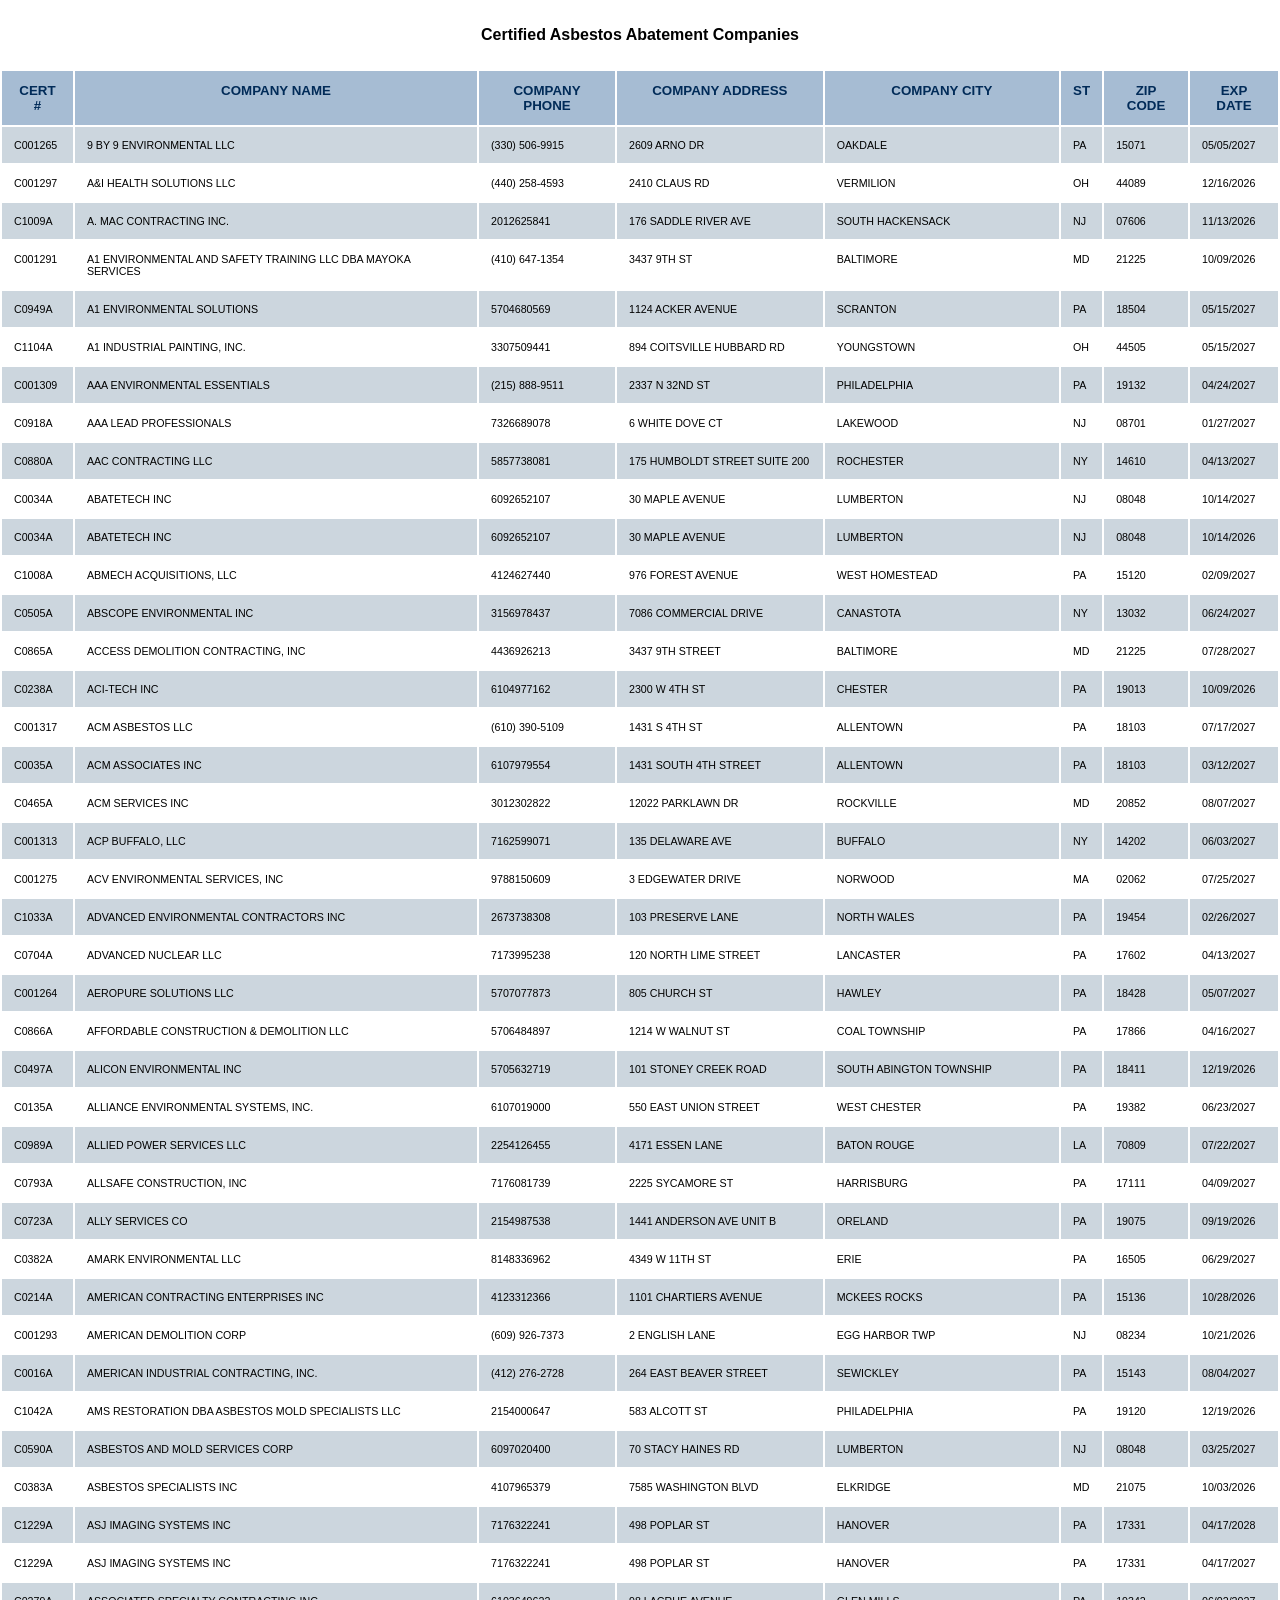
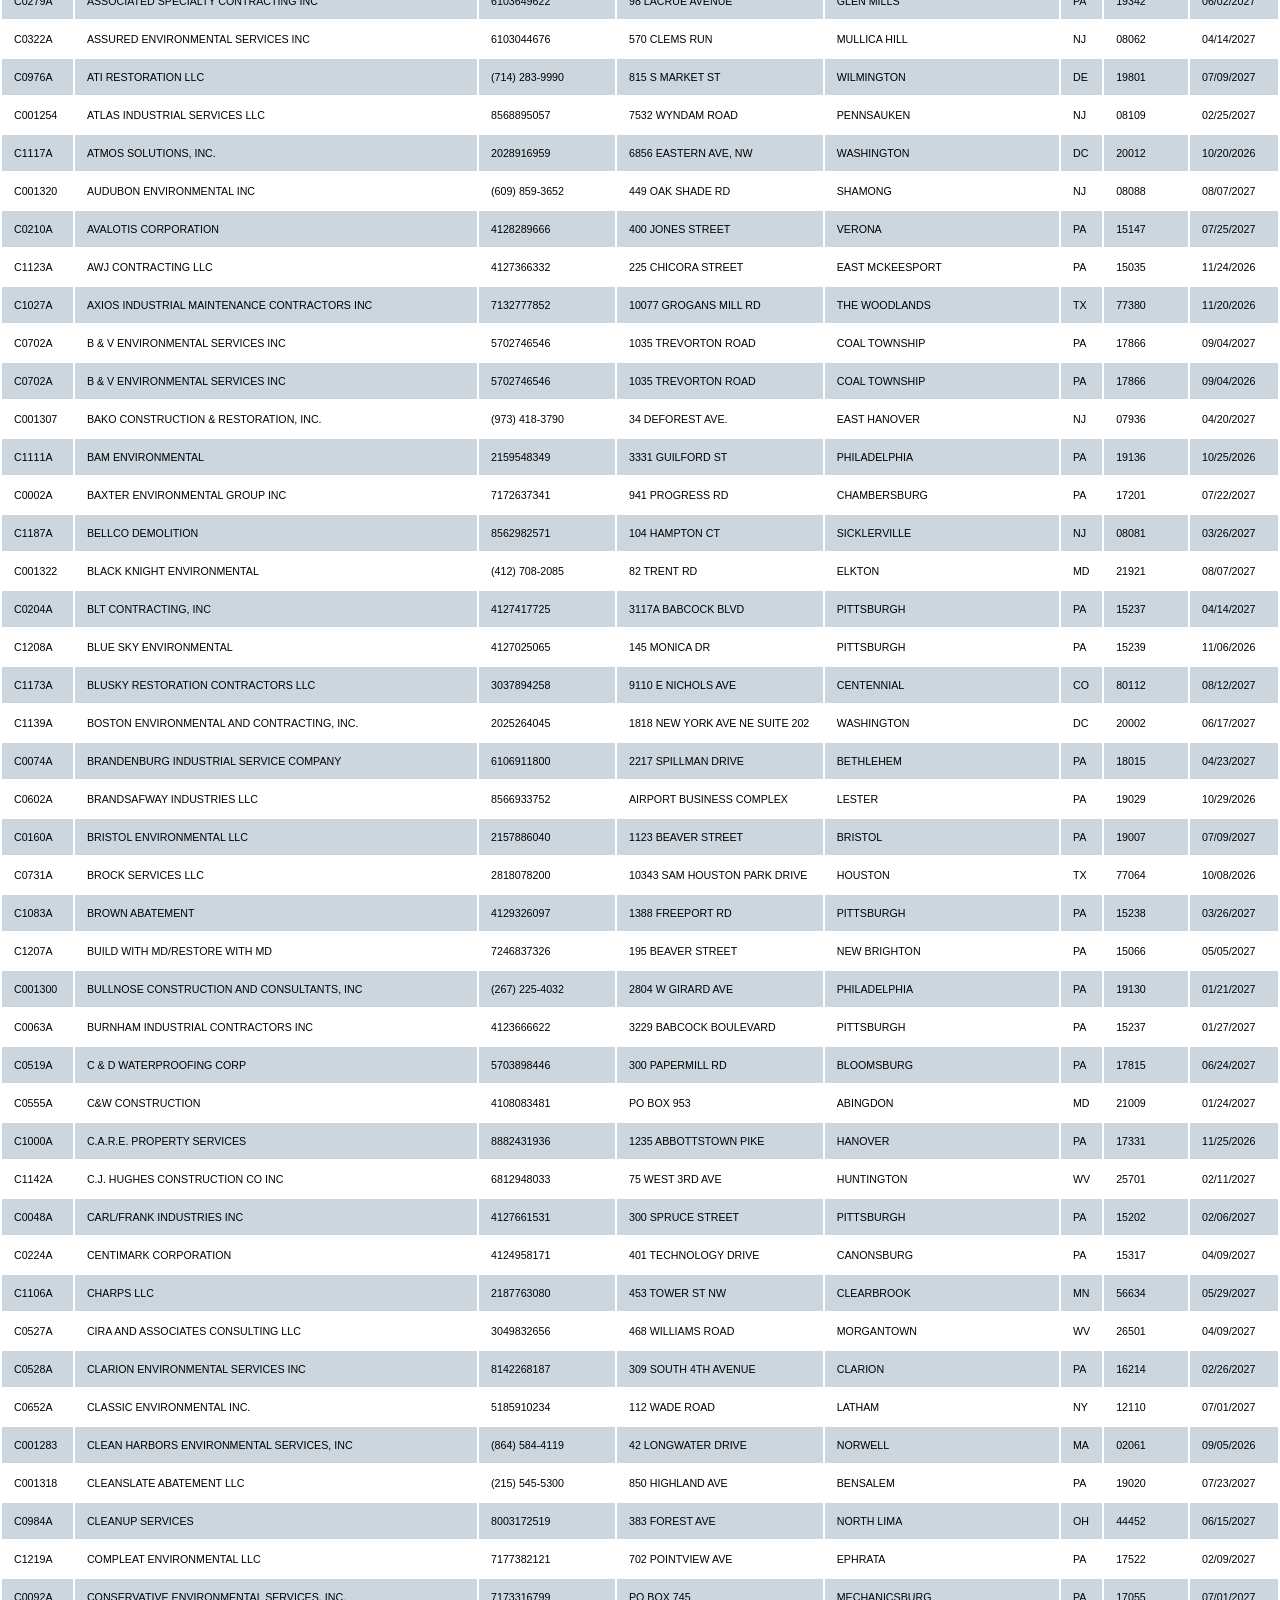
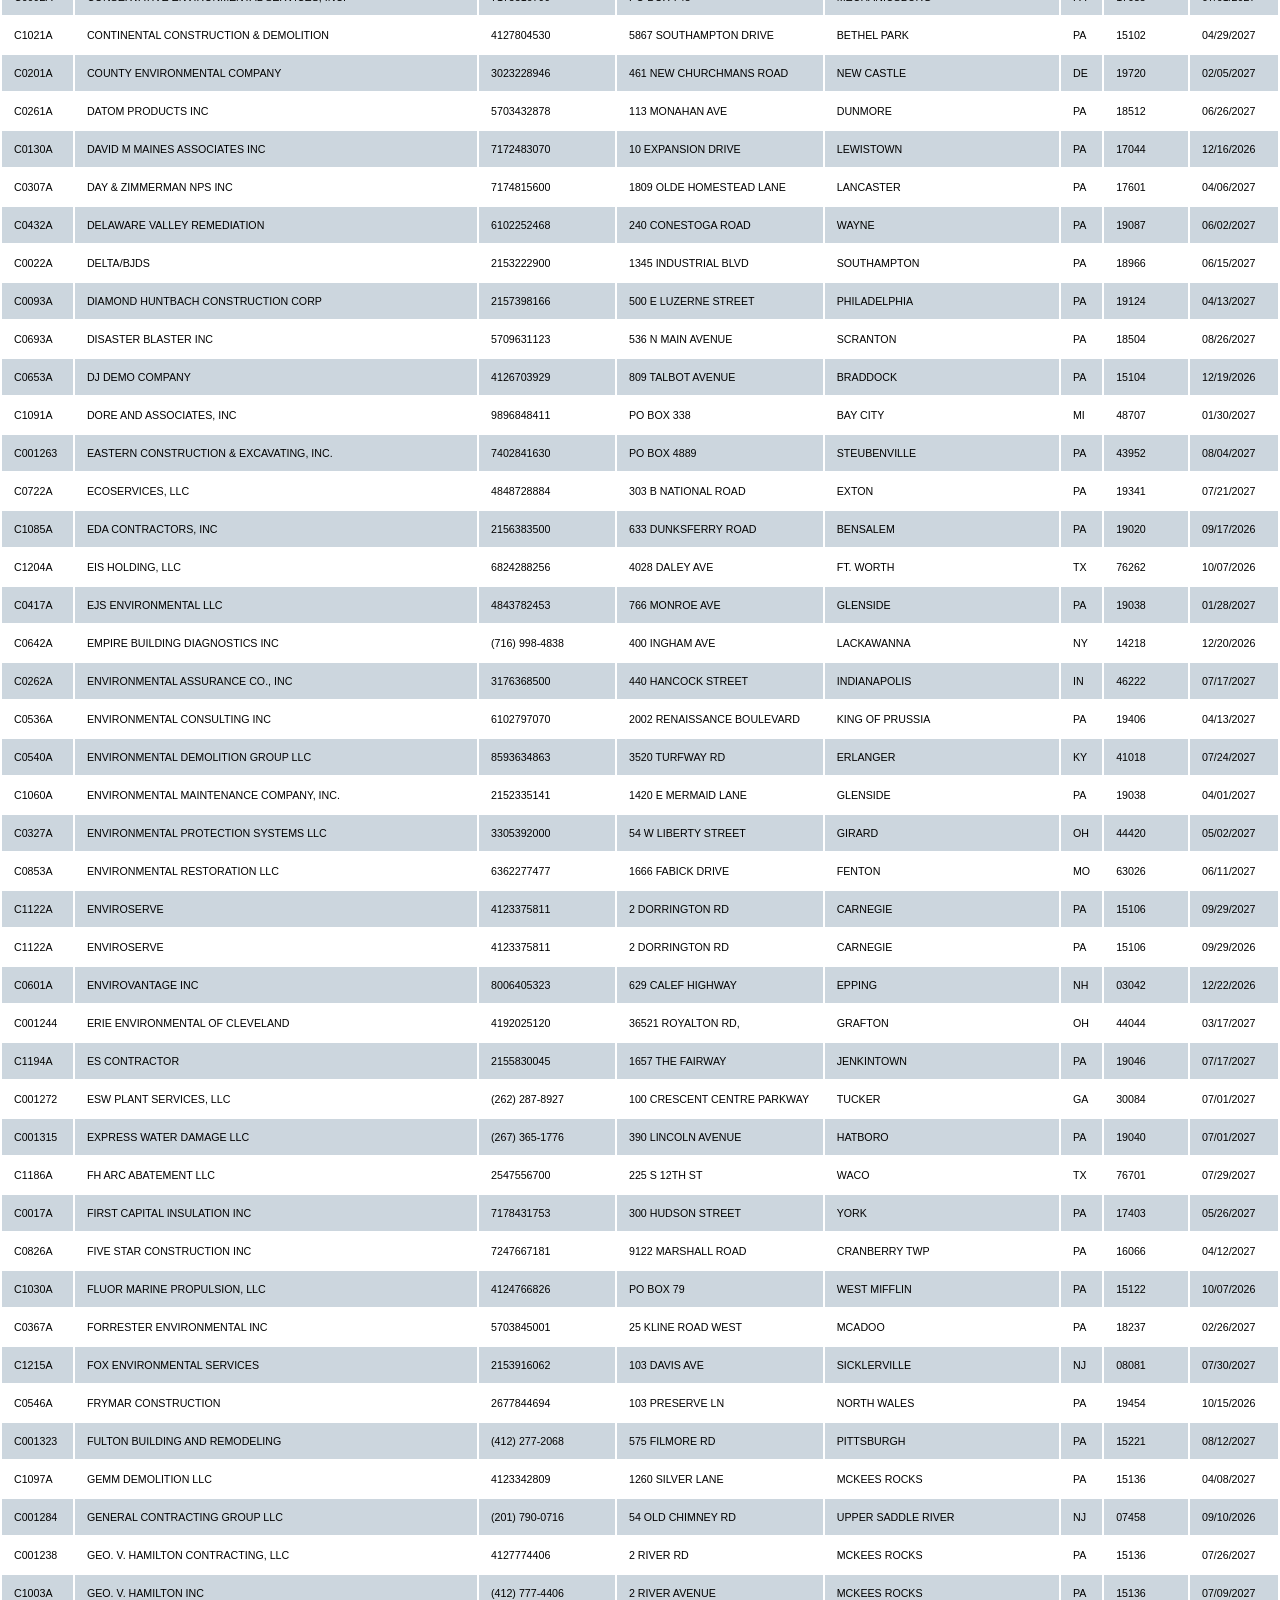
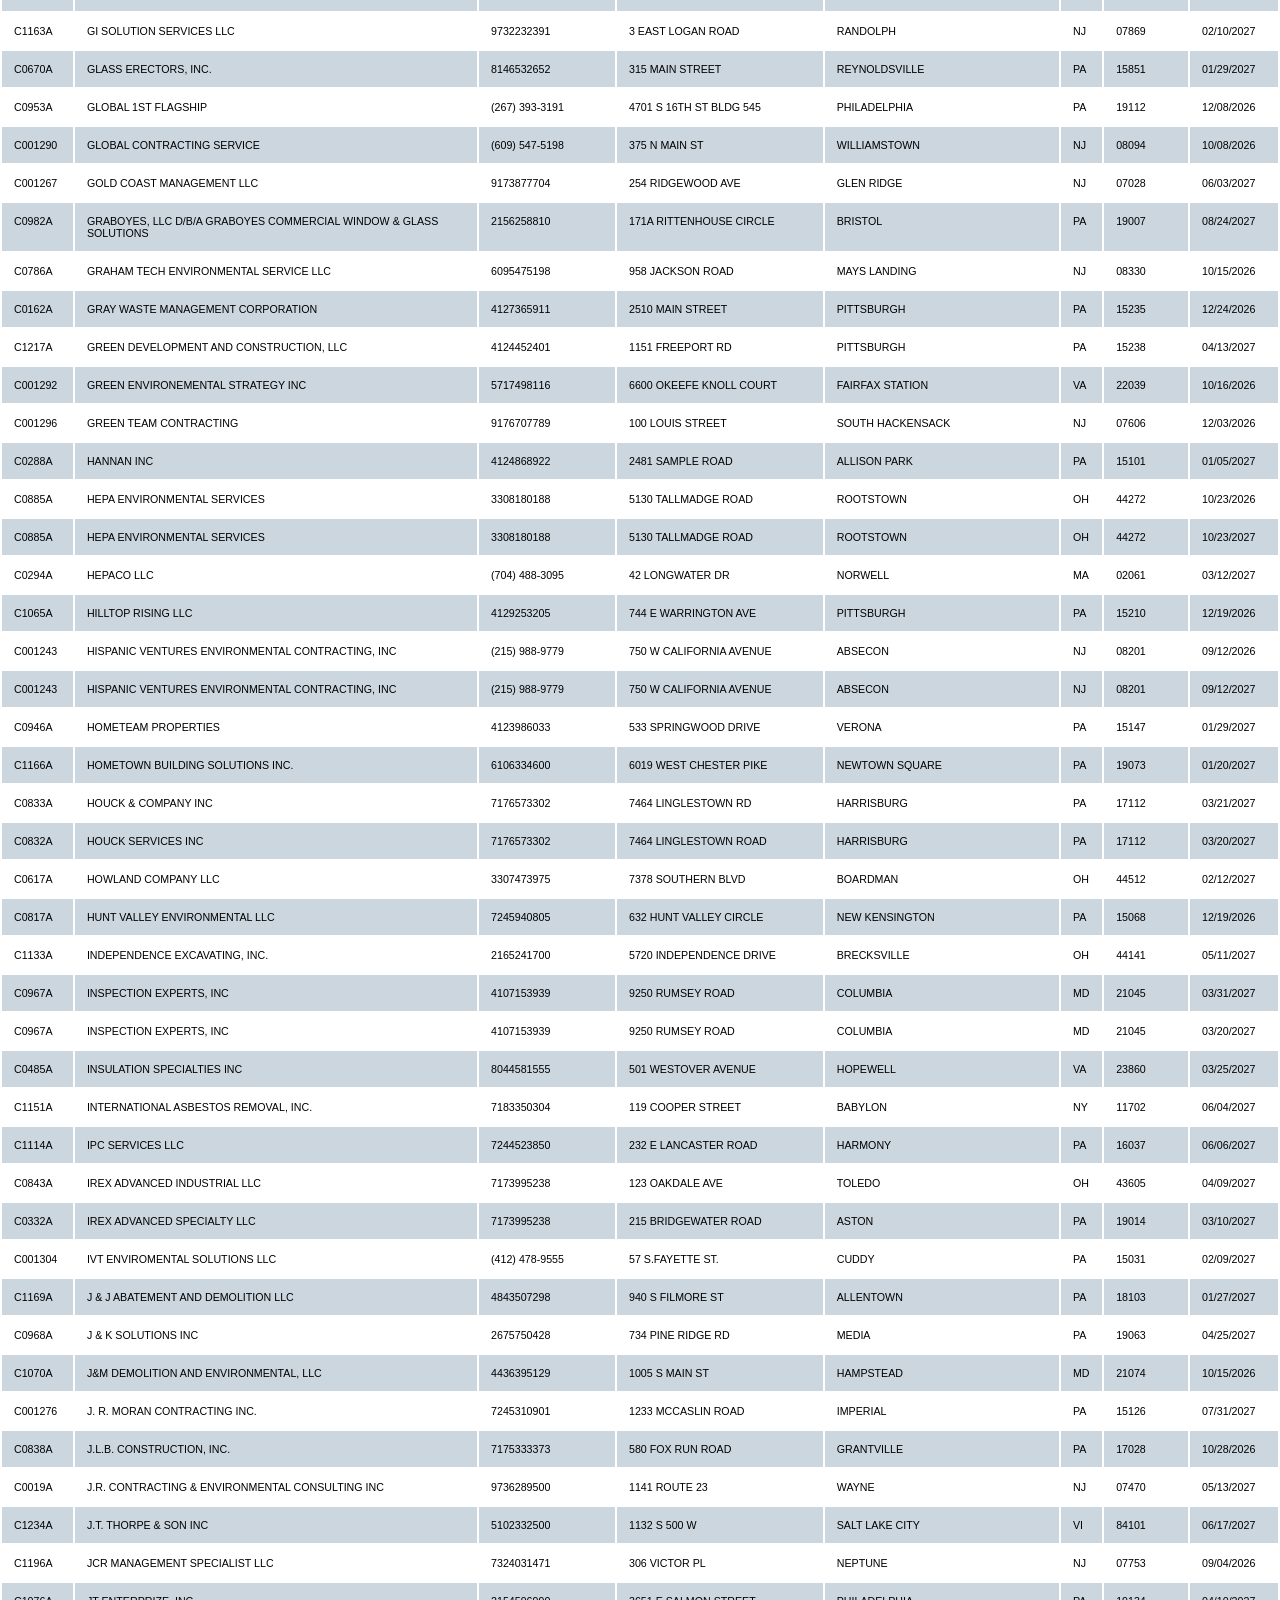
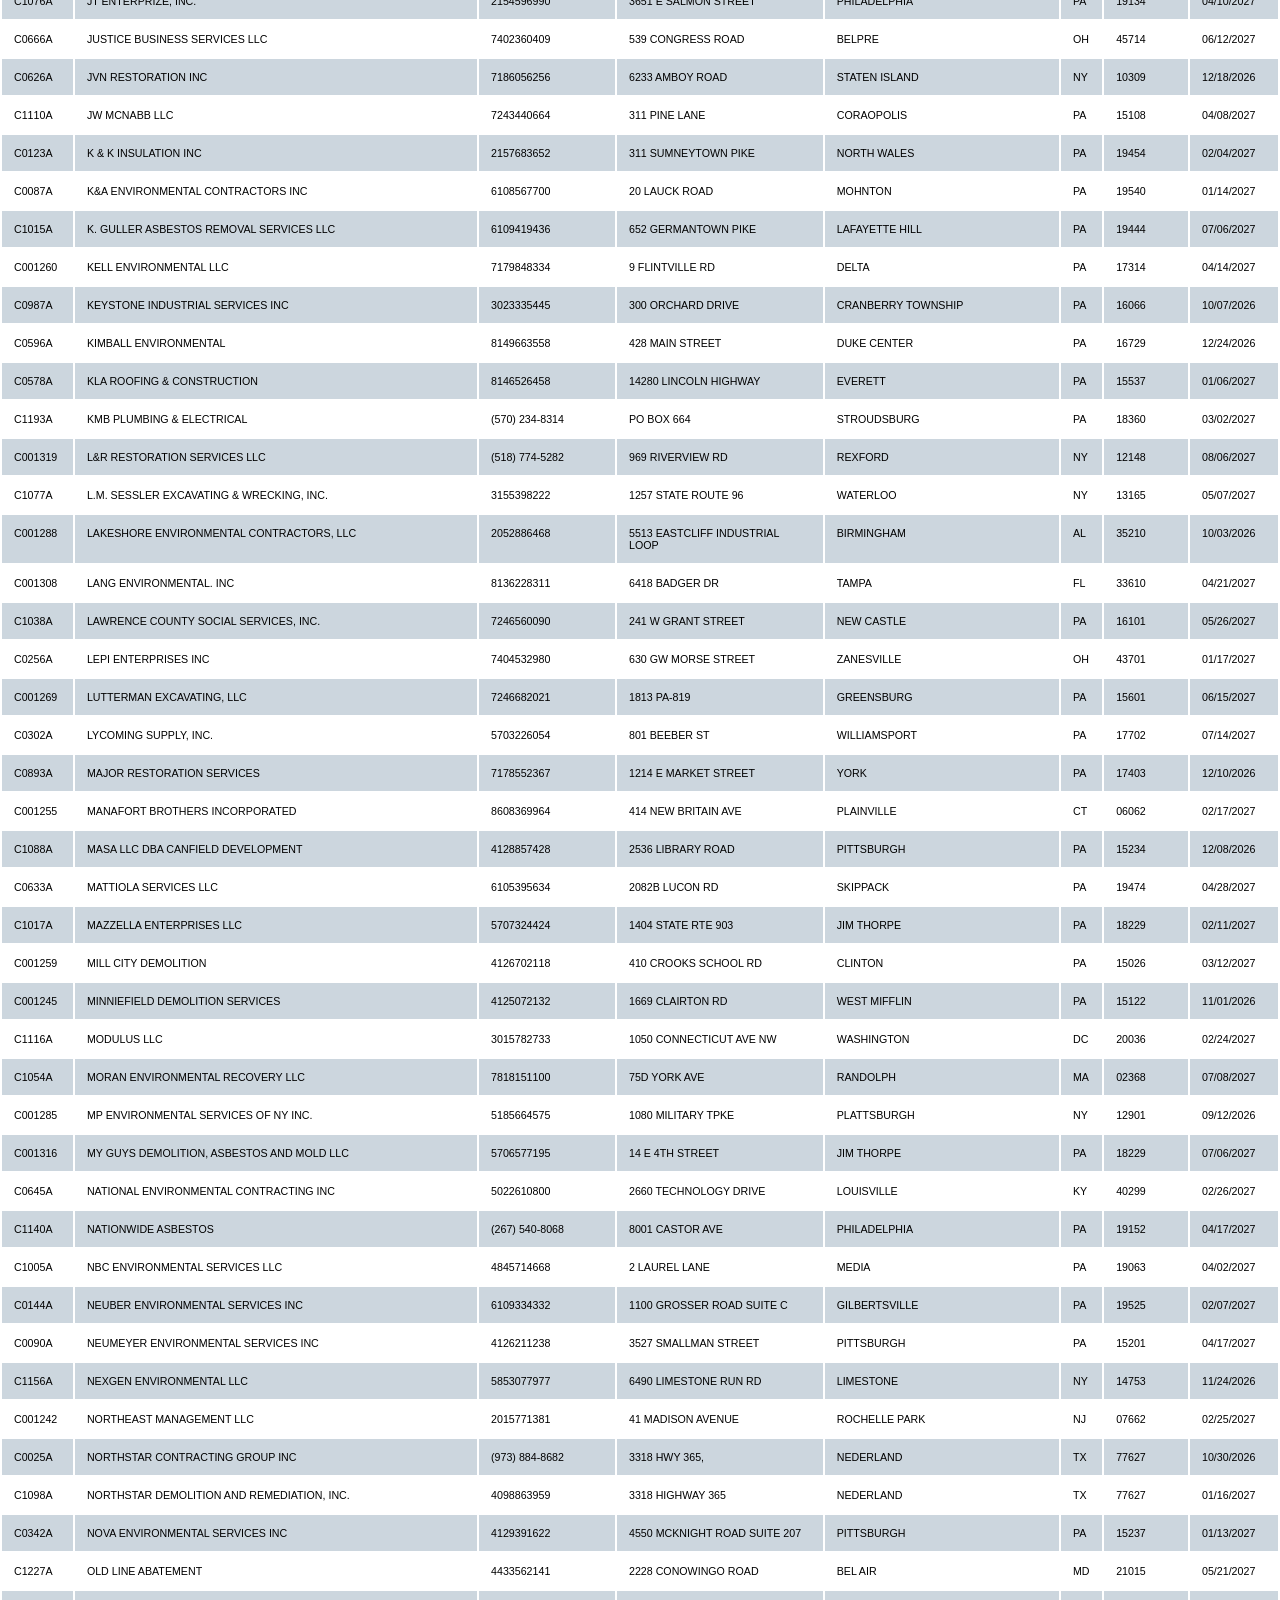
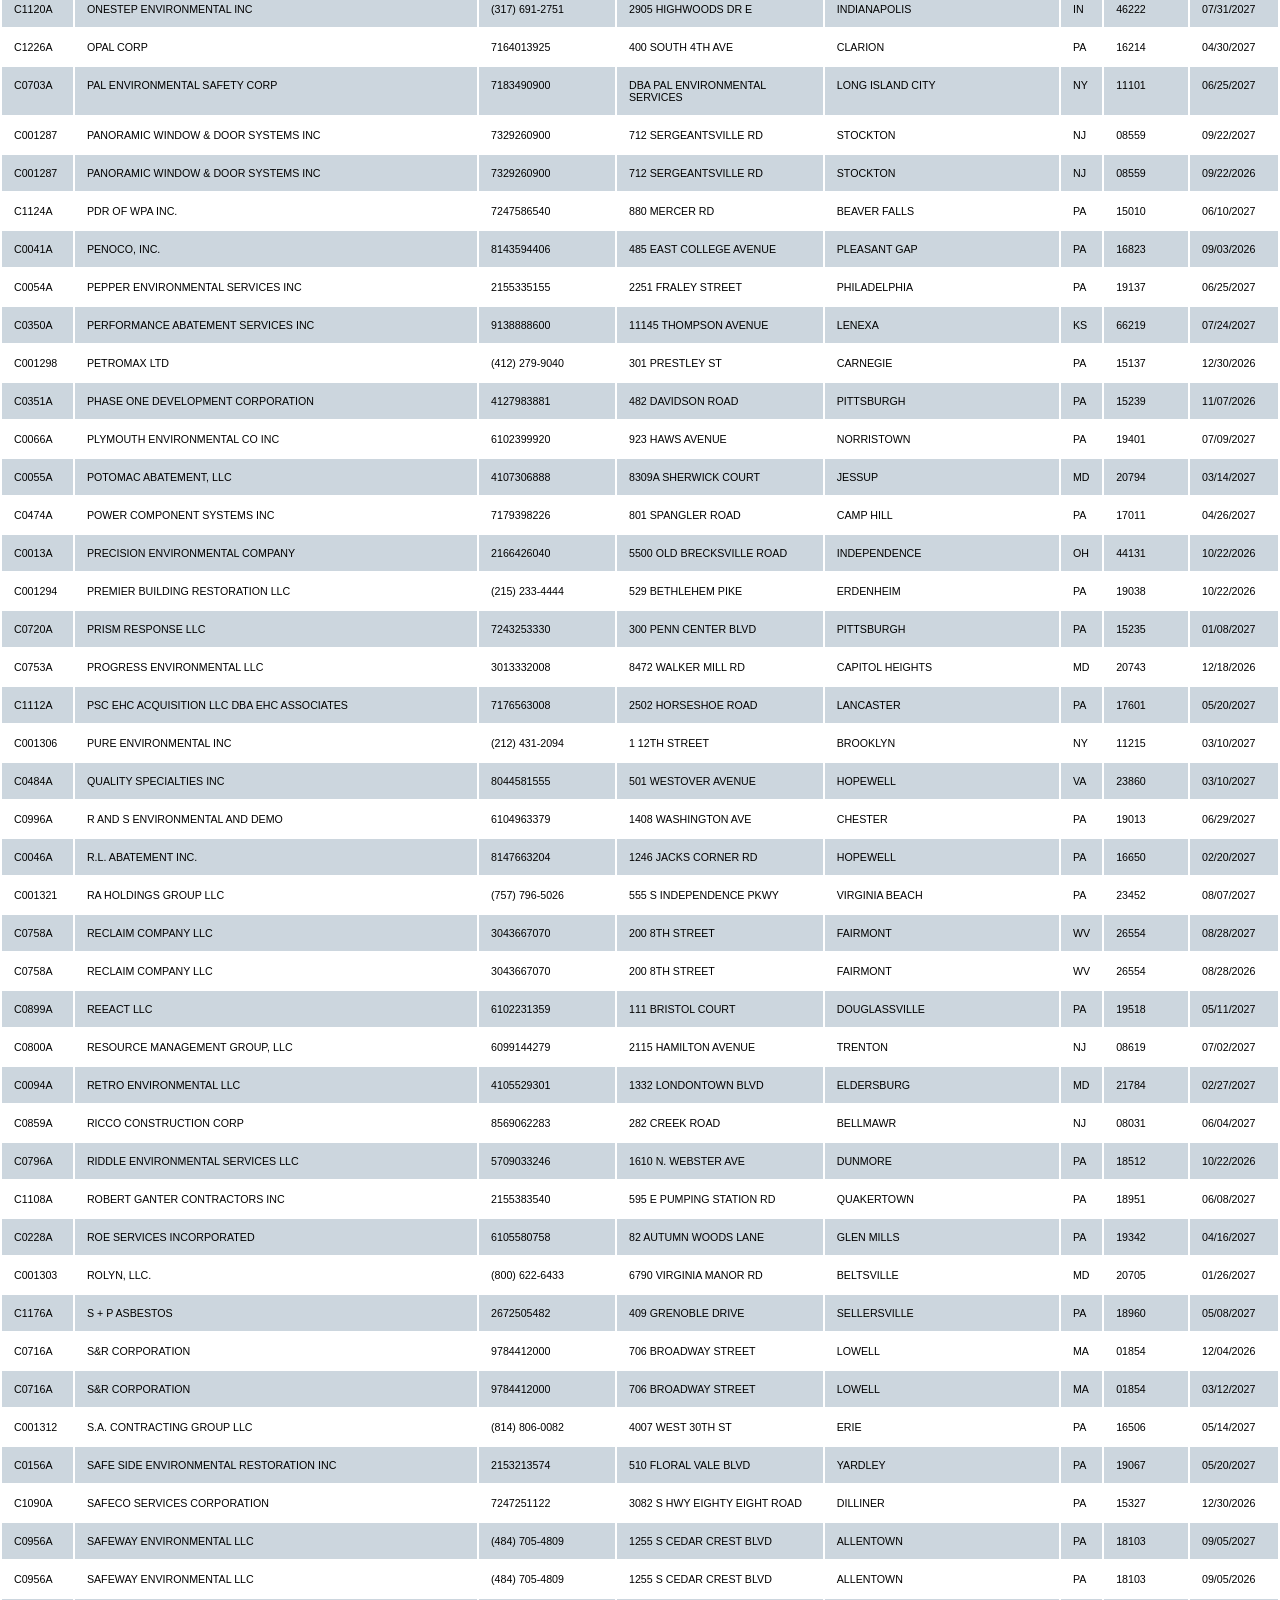
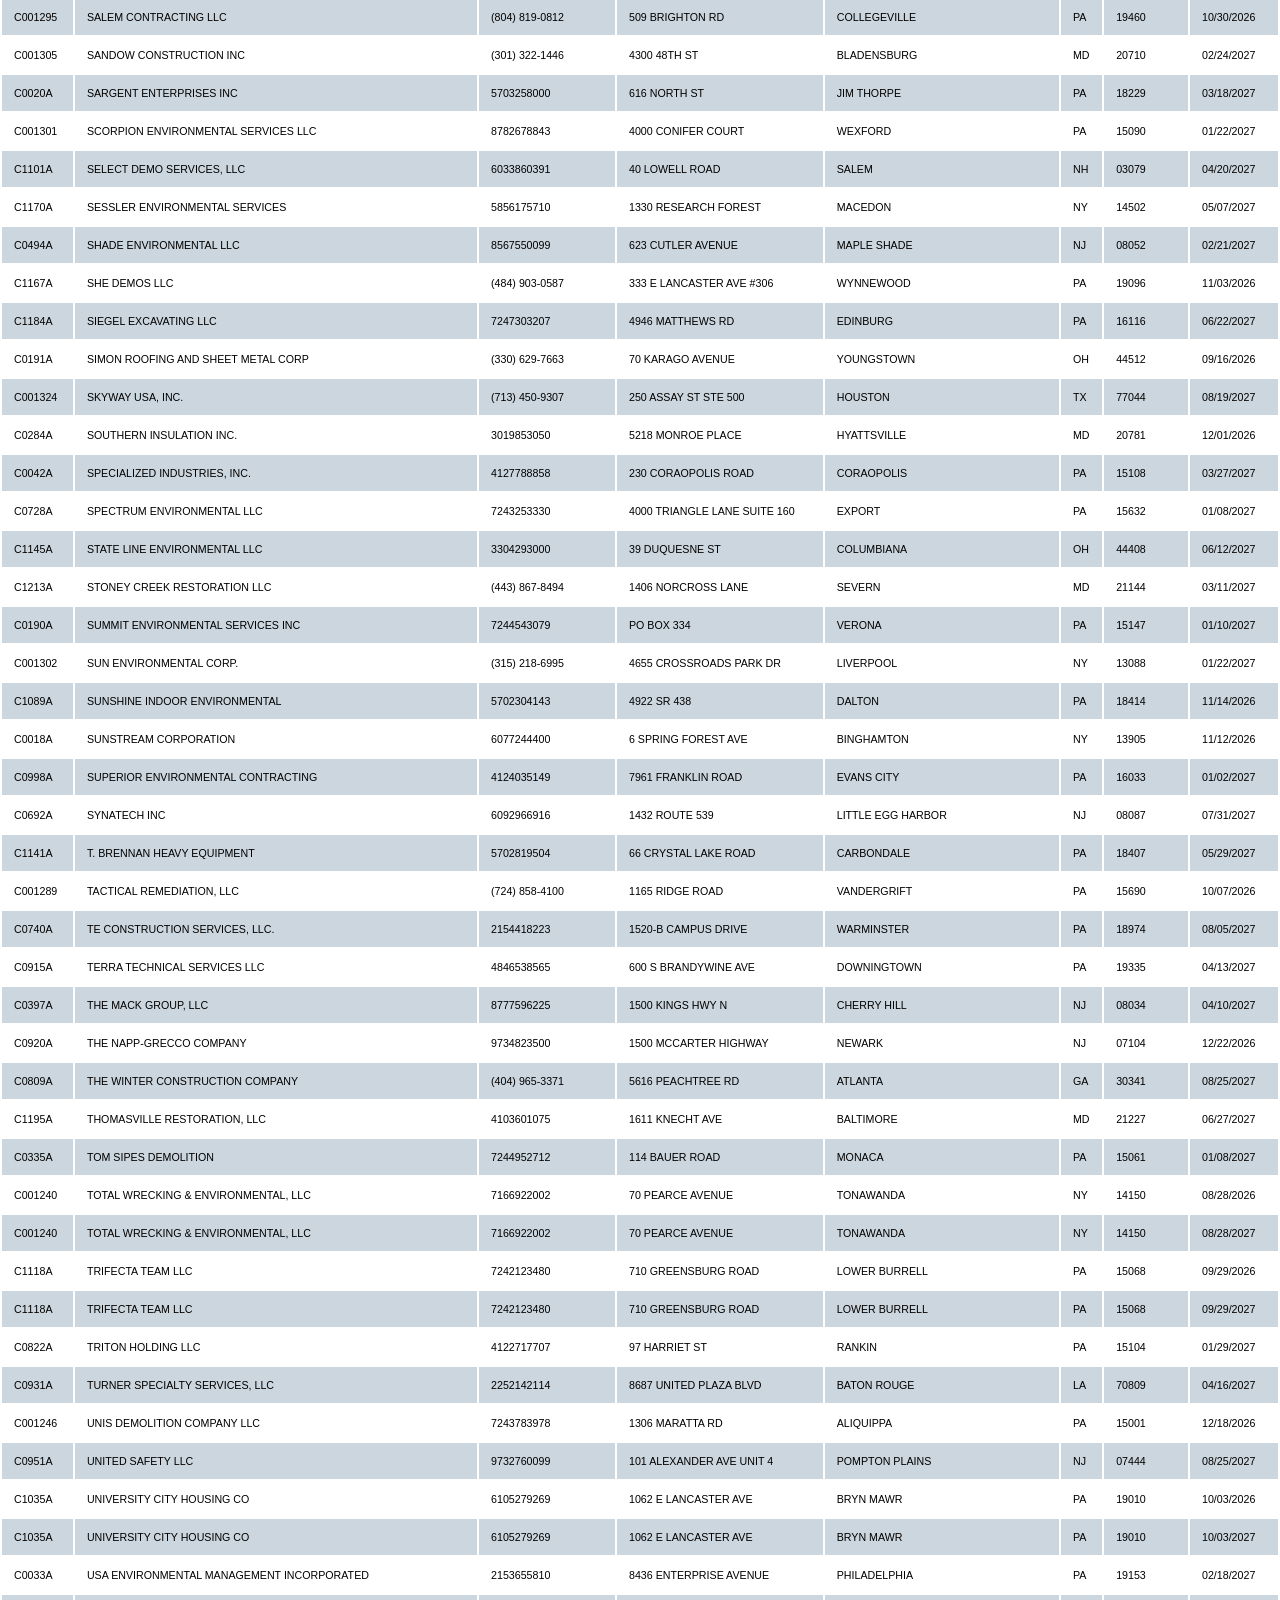
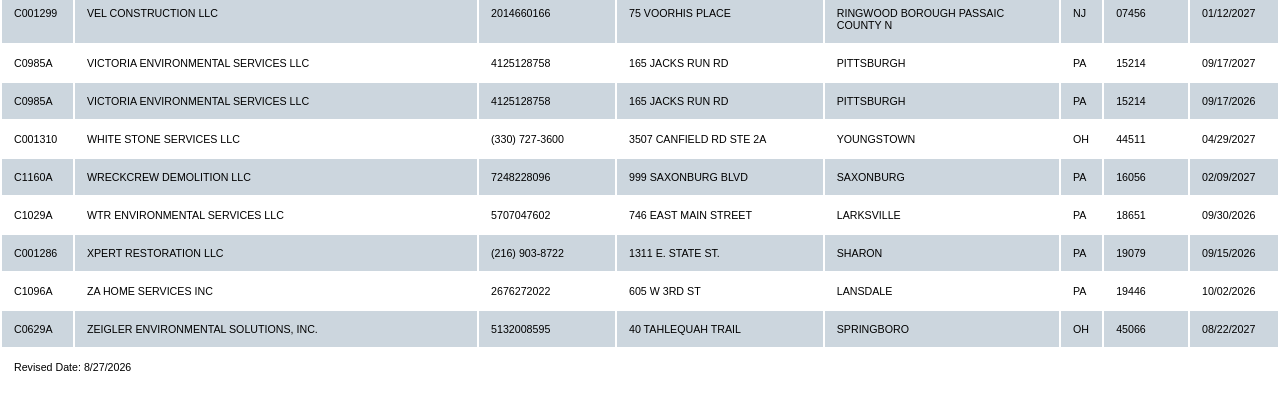
<file: data/sources/pa-dli-certified-asbestos-abatement-companies-2026-08-27.htm>
<!DOCTYPE html PUBLIC "-//W3C//DTD XHTML 1.0 Transitional//EN" "http://www.w3.org/TR/xhtml1/DTD/xhtml1-transitional.dtd">
<html>
<head>
<title> Certified Asbestos Abatement Companies</title><br>
<style>
h1,th{font-weight:700;font-family:Verdana,Arial,Helvetica,sans-serif}body,h1,td,th{font-family:Verdana,Arial,Helvetica,sans-serif}.table .table,body{background-color:#fff}body{font-size:10pt;margin:0}td{font-size:8pt}th{font-size:10pt;background-color:#a6bcd3;color:#012b58}h1{font-size:12pt;text-align:center}.alt{background-color:#ccd6de}.container{margin-right:auto;margin-left:auto;padding-left:15px;padding-right:15px}.table{max-width:100%;margin-bottom:1rem}.table td,.table th{padding:.75rem;vertical-align:top;border:0 solid #eceeef}.table thead th{vertical-align:bottom;border-bottom:1px solid #eceeef}.table tbody+tbody{border-top:0 solid #eceeef}.table-sm td,.table-sm th{padding:.3rem}.table-bordered,.table-bordered td,.table-bordered th{border:1px solid #eceeef}.table-bordered thead td,.table-bordered thead th{border-bottom-width:2px}.table-striped tbody tr:nth-of-type(odd){background-color:rgba(0,0,0,.05)}.table-active,.table-active>td,.table-active>th,.table-hover .table-active:hover,.table-hover .table-active:hover>td,.table-hover .table-active:hover>th,.table-hover tbody tr:hover{background-color:rgba(0,0,0,.075)}.table-success,.table-success>td,.table-success>th{background-color:#dff0d8}.table-hover .table-success:hover,.table-hover .table-success:hover>td,.table-hover .table-success:hover>th{background-color:#d0e9c6}.table-info,.table-info>td,.table-info>th{background-color:#d9edf7}.table-hover .table-info:hover,.table-hover .table-info:hover>td,.table-hover .table-info:hover>th{background-color:#c4e3f3}.table-warning,.table-warning>td,.table-warning>th{background-color:#fcf8e3}.table-hover .table-warning:hover,.table-hover .table-warning:hover>td,.table-hover .table-warning:hover>th{background-color:#faf2cc}.table-danger,.table-danger>td,.table-danger>th{background-color:#f2dede}.table-hover .table-danger:hover,.table-hover .table-danger:hover>td,.table-hover .table-danger:hover>th{background-color:#ebcccc}.table-inverse,.thead-inverse th{color:#fff;background-color:#292b2c}.thead-default th{color:#464a4c;background-color:#eceeef}.table-inverse td,.table-inverse th,.table-inverse thead th{border-color:#fff}.table-inverse.table-bordered,.table-responsive.table-bordered{border:0}.table-responsive{display:block;width:100%;overflow-x:auto;-ms-overflow-style:-ms-autohiding-scrollbar}
</style>
</head>
<body>
<h1>Certified Asbestos Abatement Companies</h1><br>
<center><table class="table"
<thead>
<tr>
<th>CERT #</th>
<th>COMPANY NAME</th>
<th>COMPANY PHONE</th>
<th>COMPANY ADDRESS</th>
<th>COMPANY CITY</th>
<th>ST</th>
<th>ZIP CODE</th>
<th>EXP DATE</th>
</tr>
</thead>
<tbody>
<tr class="alt"><td>C001265</td><td>9 BY 9 ENVIRONMENTAL LLC</td><td>(330) 506-9915</td><td>2609 ARNO DR</td><td>OAKDALE</td><td>PA</td><td>15071</td><td>05/05/2027</td></tr>
<tr><td>C001297</td><td>A&I HEALTH SOLUTIONS LLC</td><td>(440) 258-4593</td><td>2410 CLAUS RD</td><td>VERMILION</td><td>OH</td><td>44089</td><td>12/16/2026</td></tr>
<tr class="alt"><td>C1009A</td><td>A. MAC CONTRACTING INC.</td><td>2012625841</td><td>176 SADDLE RIVER AVE</td><td>SOUTH HACKENSACK</td><td>NJ</td><td>07606</td><td>11/13/2026</td></tr>
<tr><td>C001291</td><td>A1 ENVIRONMENTAL AND SAFETY TRAINING LLC DBA MAYOKA SERVICES</td><td>(410) 647-1354</td><td>3437 9TH ST</td><td>BALTIMORE</td><td>MD</td><td>21225</td><td>10/09/2026</td></tr>
<tr class="alt"><td>C0949A</td><td>A1 ENVIRONMENTAL SOLUTIONS</td><td>5704680569</td><td>1124 ACKER AVENUE</td><td>SCRANTON</td><td>PA</td><td>18504</td><td>05/15/2027</td></tr>
<tr><td>C1104A</td><td>A1 INDUSTRIAL PAINTING, INC.</td><td>3307509441</td><td>894 COITSVILLE HUBBARD RD</td><td>YOUNGSTOWN</td><td>OH</td><td>44505</td><td>05/15/2027</td></tr>
<tr class="alt"><td>C001309</td><td>AAA ENVIRONMENTAL ESSENTIALS</td><td>(215) 888-9511</td><td>2337 N 32ND ST</td><td>PHILADELPHIA</td><td>PA</td><td>19132</td><td>04/24/2027</td></tr>
<tr><td>C0918A</td><td>AAA LEAD PROFESSIONALS</td><td>7326689078</td><td>6 WHITE DOVE CT</td><td>LAKEWOOD</td><td>NJ</td><td>08701</td><td>01/27/2027</td></tr>
<tr class="alt"><td>C0880A</td><td>AAC CONTRACTING LLC</td><td>5857738081</td><td>175 HUMBOLDT STREET SUITE 200</td><td>ROCHESTER</td><td>NY</td><td>14610</td><td>04/13/2027</td></tr>
<tr><td>C0034A</td><td>ABATETECH INC</td><td>6092652107</td><td>30 MAPLE AVENUE</td><td>LUMBERTON</td><td>NJ</td><td>08048</td><td>10/14/2027</td></tr>
<tr class="alt"><td>C0034A</td><td>ABATETECH INC</td><td>6092652107</td><td>30 MAPLE AVENUE</td><td>LUMBERTON</td><td>NJ</td><td>08048</td><td>10/14/2026</td></tr>
<tr><td>C1008A</td><td>ABMECH ACQUISITIONS, LLC</td><td>4124627440</td><td>976 FOREST AVENUE</td><td>WEST HOMESTEAD</td><td>PA</td><td>15120</td><td>02/09/2027</td></tr>
<tr class="alt"><td>C0505A</td><td>ABSCOPE ENVIRONMENTAL INC</td><td>3156978437</td><td>7086 COMMERCIAL DRIVE</td><td>CANASTOTA</td><td>NY</td><td>13032</td><td>06/24/2027</td></tr>
<tr><td>C0865A</td><td>ACCESS DEMOLITION CONTRACTING, INC</td><td>4436926213</td><td>3437 9TH STREET</td><td>BALTIMORE</td><td>MD</td><td>21225</td><td>07/28/2027</td></tr>
<tr class="alt"><td>C0238A</td><td>ACI-TECH INC</td><td>6104977162</td><td>2300 W 4TH ST</td><td>CHESTER</td><td>PA</td><td>19013</td><td>10/09/2026</td></tr>
<tr><td>C001317</td><td>ACM ASBESTOS LLC</td><td>(610) 390-5109</td><td>1431 S 4TH ST</td><td>ALLENTOWN</td><td>PA</td><td>18103</td><td>07/17/2027</td></tr>
<tr class="alt"><td>C0035A</td><td>ACM ASSOCIATES INC</td><td>6107979554</td><td>1431 SOUTH 4TH STREET</td><td>ALLENTOWN</td><td>PA</td><td>18103</td><td>03/12/2027</td></tr>
<tr><td>C0465A</td><td>ACM SERVICES INC</td><td>3012302822</td><td>12022 PARKLAWN DR</td><td>ROCKVILLE</td><td>MD</td><td>20852</td><td>08/07/2027</td></tr>
<tr class="alt"><td>C001313</td><td>ACP BUFFALO, LLC</td><td>7162599071</td><td>135 DELAWARE AVE</td><td>BUFFALO</td><td>NY</td><td>14202</td><td>06/03/2027</td></tr>
<tr><td>C001275</td><td>ACV ENVIRONMENTAL SERVICES, INC</td><td>9788150609</td><td>3 EDGEWATER DRIVE</td><td>NORWOOD</td><td>MA</td><td>02062</td><td>07/25/2027</td></tr>
<tr class="alt"><td>C1033A</td><td>ADVANCED ENVIRONMENTAL CONTRACTORS INC</td><td>2673738308</td><td>103 PRESERVE LANE</td><td>NORTH WALES</td><td>PA</td><td>19454</td><td>02/26/2027</td></tr>
<tr><td>C0704A</td><td>ADVANCED NUCLEAR LLC</td><td>7173995238</td><td>120 NORTH LIME STREET</td><td>LANCASTER</td><td>PA</td><td>17602</td><td>04/13/2027</td></tr>
<tr class="alt"><td>C001264</td><td>AEROPURE SOLUTIONS LLC</td><td>5707077873</td><td>805 CHURCH ST</td><td>HAWLEY</td><td>PA</td><td>18428</td><td>05/07/2027</td></tr>
<tr><td>C0866A</td><td>AFFORDABLE CONSTRUCTION & DEMOLITION LLC</td><td>5706484897</td><td>1214 W WALNUT ST</td><td>COAL TOWNSHIP</td><td>PA</td><td>17866</td><td>04/16/2027</td></tr>
<tr class="alt"><td>C0497A</td><td>ALICON ENVIRONMENTAL INC</td><td>5705632719</td><td>101 STONEY CREEK ROAD</td><td>SOUTH ABINGTON TOWNSHIP</td><td>PA</td><td>18411</td><td>12/19/2026</td></tr>
<tr><td>C0135A</td><td>ALLIANCE ENVIRONMENTAL SYSTEMS, INC.</td><td>6107019000</td><td>550 EAST UNION STREET</td><td>WEST CHESTER</td><td>PA</td><td>19382</td><td>06/23/2027</td></tr>
<tr class="alt"><td>C0989A</td><td>ALLIED POWER SERVICES LLC</td><td>2254126455</td><td>4171 ESSEN LANE</td><td>BATON ROUGE</td><td>LA</td><td>70809</td><td>07/22/2027</td></tr>
<tr><td>C0793A</td><td>ALLSAFE CONSTRUCTION, INC</td><td>7176081739</td><td>2225 SYCAMORE ST</td><td>HARRISBURG</td><td>PA</td><td>17111</td><td>04/09/2027</td></tr>
<tr class="alt"><td>C0723A</td><td>ALLY SERVICES CO</td><td>2154987538</td><td>1441 ANDERSON AVE UNIT B</td><td>ORELAND</td><td>PA</td><td>19075</td><td>09/19/2026</td></tr>
<tr><td>C0382A</td><td>AMARK ENVIRONMENTAL LLC</td><td>8148336962</td><td>4349 W 11TH ST</td><td>ERIE</td><td>PA</td><td>16505</td><td>06/29/2027</td></tr>
<tr class="alt"><td>C0214A</td><td>AMERICAN CONTRACTING ENTERPRISES INC</td><td>4123312366</td><td>1101 CHARTIERS AVENUE</td><td>MCKEES ROCKS</td><td>PA</td><td>15136</td><td>10/28/2026</td></tr>
<tr><td>C001293</td><td>AMERICAN DEMOLITION CORP</td><td>(609) 926-7373</td><td>2 ENGLISH LANE</td><td>EGG HARBOR TWP</td><td>NJ</td><td>08234</td><td>10/21/2026</td></tr>
<tr class="alt"><td>C0016A</td><td>AMERICAN INDUSTRIAL CONTRACTING, INC.</td><td>(412) 276-2728</td><td>264 EAST BEAVER STREET</td><td>SEWICKLEY</td><td>PA</td><td>15143</td><td>08/04/2027</td></tr>
<tr><td>C1042A</td><td>AMS RESTORATION DBA ASBESTOS MOLD SPECIALISTS LLC</td><td>2154000647</td><td>583 ALCOTT ST</td><td>PHILADELPHIA</td><td>PA</td><td>19120</td><td>12/19/2026</td></tr>
<tr class="alt"><td>C0590A</td><td>ASBESTOS AND MOLD SERVICES CORP</td><td>6097020400</td><td>70 STACY HAINES RD</td><td>LUMBERTON</td><td>NJ</td><td>08048</td><td>03/25/2027</td></tr>
<tr><td>C0383A</td><td>ASBESTOS SPECIALISTS INC</td><td>4107965379</td><td>7585 WASHINGTON BLVD</td><td>ELKRIDGE</td><td>MD</td><td>21075</td><td>10/03/2026</td></tr>
<tr class="alt"><td>C1229A</td><td>ASJ IMAGING SYSTEMS INC</td><td>7176322241</td><td>498 POPLAR ST</td><td>HANOVER</td><td>PA</td><td>17331</td><td>04/17/2028</td></tr>
<tr><td>C1229A</td><td>ASJ IMAGING SYSTEMS INC</td><td>7176322241</td><td>498 POPLAR ST</td><td>HANOVER</td><td>PA</td><td>17331</td><td>04/17/2027</td></tr>
<tr class="alt"><td>C0279A</td><td>ASSOCIATED SPECIALTY CONTRACTING INC</td><td>6103649622</td><td>98 LACRUE AVENUE</td><td>GLEN MILLS</td><td>PA</td><td>19342</td><td>06/02/2027</td></tr>
<tr><td>C0322A</td><td>ASSURED ENVIRONMENTAL SERVICES INC</td><td>6103044676</td><td>570 CLEMS RUN</td><td>MULLICA HILL</td><td>NJ</td><td>08062</td><td>04/14/2027</td></tr>
<tr class="alt"><td>C0976A</td><td>ATI RESTORATION LLC</td><td>(714) 283-9990</td><td>815 S MARKET ST</td><td>WILMINGTON</td><td>DE</td><td>19801</td><td>07/09/2027</td></tr>
<tr><td>C001254</td><td>ATLAS INDUSTRIAL SERVICES LLC</td><td>8568895057</td><td>7532 WYNDAM ROAD</td><td>PENNSAUKEN</td><td>NJ</td><td>08109</td><td>02/25/2027</td></tr>
<tr class="alt"><td>C1117A</td><td>ATMOS SOLUTIONS, INC.</td><td>2028916959</td><td>6856 EASTERN AVE, NW</td><td>WASHINGTON</td><td>DC</td><td>20012</td><td>10/20/2026</td></tr>
<tr><td>C001320</td><td>AUDUBON ENVIRONMENTAL INC</td><td>(609) 859-3652</td><td>449 OAK SHADE RD</td><td>SHAMONG</td><td>NJ</td><td>08088</td><td>08/07/2027</td></tr>
<tr class="alt"><td>C0210A</td><td>AVALOTIS CORPORATION</td><td>4128289666</td><td>400 JONES STREET</td><td>VERONA</td><td>PA</td><td>15147</td><td>07/25/2027</td></tr>
<tr><td>C1123A</td><td>AWJ CONTRACTING LLC</td><td>4127366332</td><td>225 CHICORA STREET</td><td>EAST MCKEESPORT</td><td>PA</td><td>15035</td><td>11/24/2026</td></tr>
<tr class="alt"><td>C1027A</td><td>AXIOS INDUSTRIAL MAINTENANCE CONTRACTORS INC</td><td>7132777852</td><td>10077 GROGANS MILL RD</td><td>THE WOODLANDS</td><td>TX</td><td>77380</td><td>11/20/2026</td></tr>
<tr><td>C0702A</td><td>B & V ENVIRONMENTAL SERVICES INC</td><td>5702746546</td><td>1035 TREVORTON ROAD</td><td>COAL TOWNSHIP</td><td>PA</td><td>17866</td><td>09/04/2027</td></tr>
<tr class="alt"><td>C0702A</td><td>B & V ENVIRONMENTAL SERVICES INC</td><td>5702746546</td><td>1035 TREVORTON ROAD</td><td>COAL TOWNSHIP</td><td>PA</td><td>17866</td><td>09/04/2026</td></tr>
<tr><td>C001307</td><td>BAKO CONSTRUCTION & RESTORATION, INC.</td><td>(973) 418-3790</td><td>34 DEFOREST AVE.</td><td>EAST HANOVER</td><td>NJ</td><td>07936</td><td>04/20/2027</td></tr>
<tr class="alt"><td>C1111A</td><td>BAM ENVIRONMENTAL</td><td>2159548349</td><td>3331 GUILFORD ST</td><td>PHILADELPHIA</td><td>PA</td><td>19136</td><td>10/25/2026</td></tr>
<tr><td>C0002A</td><td>BAXTER ENVIRONMENTAL GROUP INC</td><td>7172637341</td><td>941 PROGRESS RD</td><td>CHAMBERSBURG</td><td>PA</td><td>17201</td><td>07/22/2027</td></tr>
<tr class="alt"><td>C1187A</td><td>BELLCO DEMOLITION</td><td>8562982571</td><td>104 HAMPTON CT</td><td>SICKLERVILLE</td><td>NJ</td><td>08081</td><td>03/26/2027</td></tr>
<tr><td>C001322</td><td>BLACK KNIGHT ENVIRONMENTAL</td><td>(412) 708-2085</td><td>82 TRENT RD</td><td>ELKTON</td><td>MD</td><td>21921</td><td>08/07/2027</td></tr>
<tr class="alt"><td>C0204A</td><td>BLT CONTRACTING, INC</td><td>4127417725</td><td>3117A BABCOCK BLVD</td><td>PITTSBURGH</td><td>PA</td><td>15237</td><td>04/14/2027</td></tr>
<tr><td>C1208A</td><td>BLUE SKY ENVIRONMENTAL</td><td>4127025065</td><td>145 MONICA DR</td><td>PITTSBURGH</td><td>PA</td><td>15239</td><td>11/06/2026</td></tr>
<tr class="alt"><td>C1173A</td><td>BLUSKY RESTORATION CONTRACTORS LLC</td><td>3037894258</td><td>9110 E NICHOLS AVE</td><td>CENTENNIAL</td><td>CO</td><td>80112</td><td>08/12/2027</td></tr>
<tr><td>C1139A</td><td>BOSTON ENVIRONMENTAL AND CONTRACTING, INC.</td><td>2025264045</td><td>1818 NEW YORK AVE NE SUITE 202</td><td>WASHINGTON</td><td>DC</td><td>20002</td><td>06/17/2027</td></tr>
<tr class="alt"><td>C0074A</td><td>BRANDENBURG INDUSTRIAL SERVICE COMPANY</td><td>6106911800</td><td>2217 SPILLMAN DRIVE</td><td>BETHLEHEM</td><td>PA</td><td>18015</td><td>04/23/2027</td></tr>
<tr><td>C0602A</td><td>BRANDSAFWAY INDUSTRIES LLC</td><td>8566933752</td><td>AIRPORT BUSINESS COMPLEX</td><td>LESTER</td><td>PA</td><td>19029</td><td>10/29/2026</td></tr>
<tr class="alt"><td>C0160A</td><td>BRISTOL ENVIRONMENTAL LLC</td><td>2157886040</td><td>1123 BEAVER STREET</td><td>BRISTOL</td><td>PA</td><td>19007</td><td>07/09/2027</td></tr>
<tr><td>C0731A</td><td>BROCK SERVICES LLC</td><td>2818078200</td><td>10343 SAM HOUSTON PARK DRIVE</td><td>HOUSTON</td><td>TX</td><td>77064</td><td>10/08/2026</td></tr>
<tr class="alt"><td>C1083A</td><td>BROWN ABATEMENT</td><td>4129326097</td><td>1388 FREEPORT RD</td><td>PITTSBURGH</td><td>PA</td><td>15238</td><td>03/26/2027</td></tr>
<tr><td>C1207A</td><td>BUILD WITH MD/RESTORE WITH MD</td><td>7246837326</td><td>195 BEAVER STREET</td><td>NEW BRIGHTON</td><td>PA</td><td>15066</td><td>05/05/2027</td></tr>
<tr class="alt"><td>C001300</td><td>BULLNOSE CONSTRUCTION AND CONSULTANTS, INC</td><td>(267) 225-4032</td><td>2804 W GIRARD AVE</td><td>PHILADELPHIA</td><td>PA</td><td>19130</td><td>01/21/2027</td></tr>
<tr><td>C0063A</td><td>BURNHAM INDUSTRIAL CONTRACTORS INC</td><td>4123666622</td><td>3229 BABCOCK BOULEVARD</td><td>PITTSBURGH</td><td>PA</td><td>15237</td><td>01/27/2027</td></tr>
<tr class="alt"><td>C0519A</td><td>C & D WATERPROOFING CORP</td><td>5703898446</td><td>300 PAPERMILL RD</td><td>BLOOMSBURG</td><td>PA</td><td>17815</td><td>06/24/2027</td></tr>
<tr><td>C0555A</td><td>C&W CONSTRUCTION</td><td>4108083481</td><td>PO BOX 953</td><td>ABINGDON</td><td>MD</td><td>21009</td><td>01/24/2027</td></tr>
<tr class="alt"><td>C1000A</td><td>C.A.R.E. PROPERTY SERVICES</td><td>8882431936</td><td>1235 ABBOTTSTOWN PIKE</td><td>HANOVER</td><td>PA</td><td>17331</td><td>11/25/2026</td></tr>
<tr><td>C1142A</td><td>C.J. HUGHES CONSTRUCTION CO INC</td><td>6812948033</td><td>75 WEST 3RD AVE</td><td>HUNTINGTON</td><td>WV</td><td>25701</td><td>02/11/2027</td></tr>
<tr class="alt"><td>C0048A</td><td>CARL/FRANK INDUSTRIES INC</td><td>4127661531</td><td>300 SPRUCE STREET</td><td>PITTSBURGH</td><td>PA</td><td>15202</td><td>02/06/2027</td></tr>
<tr><td>C0224A</td><td>CENTIMARK CORPORATION</td><td>4124958171</td><td>401 TECHNOLOGY DRIVE</td><td>CANONSBURG</td><td>PA</td><td>15317</td><td>04/09/2027</td></tr>
<tr class="alt"><td>C1106A</td><td>CHARPS LLC</td><td>2187763080</td><td>453 TOWER ST NW</td><td>CLEARBROOK</td><td>MN</td><td>56634</td><td>05/29/2027</td></tr>
<tr><td>C0527A</td><td>CIRA AND ASSOCIATES CONSULTING LLC</td><td>3049832656</td><td>468 WILLIAMS ROAD</td><td>MORGANTOWN</td><td>WV</td><td>26501</td><td>04/09/2027</td></tr>
<tr class="alt"><td>C0528A</td><td>CLARION ENVIRONMENTAL SERVICES INC</td><td>8142268187</td><td>309 SOUTH 4TH AVENUE</td><td>CLARION</td><td>PA</td><td>16214</td><td>02/26/2027</td></tr>
<tr><td>C0652A</td><td>CLASSIC ENVIRONMENTAL INC.</td><td>5185910234</td><td>112 WADE ROAD</td><td>LATHAM</td><td>NY</td><td>12110</td><td>07/01/2027</td></tr>
<tr class="alt"><td>C001283</td><td>CLEAN HARBORS ENVIRONMENTAL SERVICES, INC</td><td>(864) 584-4119</td><td>42 LONGWATER DRIVE</td><td>NORWELL</td><td>MA</td><td>02061</td><td>09/05/2026</td></tr>
<tr><td>C001318</td><td>CLEANSLATE ABATEMENT LLC</td><td>(215) 545-5300</td><td>850 HIGHLAND AVE</td><td>BENSALEM</td><td>PA</td><td>19020</td><td>07/23/2027</td></tr>
<tr class="alt"><td>C0984A</td><td>CLEANUP SERVICES</td><td>8003172519</td><td>383 FOREST AVE</td><td>NORTH LIMA</td><td>OH</td><td>44452</td><td>06/15/2027</td></tr>
<tr><td>C1219A</td><td>COMPLEAT ENVIRONMENTAL LLC</td><td>7177382121</td><td>702 POINTVIEW AVE</td><td>EPHRATA</td><td>PA</td><td>17522</td><td>02/09/2027</td></tr>
<tr class="alt"><td>C0092A</td><td>CONSERVATIVE ENVIRONMENTAL SERVICES, INC.</td><td>7173316799</td><td>PO BOX 745</td><td>MECHANICSBURG</td><td>PA</td><td>17055</td><td>07/01/2027</td></tr>
<tr><td>C1021A</td><td>CONTINENTAL CONSTRUCTION & DEMOLITION</td><td>4127804530</td><td>5867 SOUTHAMPTON DRIVE</td><td>BETHEL PARK</td><td>PA</td><td>15102</td><td>04/29/2027</td></tr>
<tr class="alt"><td>C0201A</td><td>COUNTY ENVIRONMENTAL COMPANY</td><td>3023228946</td><td>461 NEW CHURCHMANS ROAD</td><td>NEW CASTLE</td><td>DE</td><td>19720</td><td>02/05/2027</td></tr>
<tr><td>C0261A</td><td>DATOM PRODUCTS INC</td><td>5703432878</td><td>113 MONAHAN AVE</td><td>DUNMORE</td><td>PA</td><td>18512</td><td>06/26/2027</td></tr>
<tr class="alt"><td>C0130A</td><td>DAVID M MAINES ASSOCIATES INC</td><td>7172483070</td><td>10 EXPANSION DRIVE</td><td>LEWISTOWN</td><td>PA</td><td>17044</td><td>12/16/2026</td></tr>
<tr><td>C0307A</td><td>DAY & ZIMMERMAN NPS INC</td><td>7174815600</td><td>1809 OLDE HOMESTEAD LANE</td><td>LANCASTER</td><td>PA</td><td>17601</td><td>04/06/2027</td></tr>
<tr class="alt"><td>C0432A</td><td>DELAWARE VALLEY REMEDIATION</td><td>6102252468</td><td>240 CONESTOGA ROAD</td><td>WAYNE</td><td>PA</td><td>19087</td><td>06/02/2027</td></tr>
<tr><td>C0022A</td><td>DELTA/BJDS</td><td>2153222900</td><td>1345 INDUSTRIAL BLVD</td><td>SOUTHAMPTON</td><td>PA</td><td>18966</td><td>06/15/2027</td></tr>
<tr class="alt"><td>C0093A</td><td>DIAMOND HUNTBACH CONSTRUCTION CORP</td><td>2157398166</td><td>500 E LUZERNE STREET</td><td>PHILADELPHIA</td><td>PA</td><td>19124</td><td>04/13/2027</td></tr>
<tr><td>C0693A</td><td>DISASTER BLASTER INC</td><td>5709631123</td><td>536 N MAIN AVENUE</td><td>SCRANTON</td><td>PA</td><td>18504</td><td>08/26/2027</td></tr>
<tr class="alt"><td>C0653A</td><td>DJ DEMO COMPANY</td><td>4126703929</td><td>809 TALBOT AVENUE</td><td>BRADDOCK</td><td>PA</td><td>15104</td><td>12/19/2026</td></tr>
<tr><td>C1091A</td><td>DORE AND ASSOCIATES, INC</td><td>9896848411</td><td>PO BOX 338</td><td>BAY CITY</td><td>MI</td><td>48707</td><td>01/30/2027</td></tr>
<tr class="alt"><td>C001263</td><td>EASTERN CONSTRUCTION & EXCAVATING, INC.</td><td>7402841630</td><td>PO BOX 4889</td><td>STEUBENVILLE</td><td>PA</td><td>43952</td><td>08/04/2027</td></tr>
<tr><td>C0722A</td><td>ECOSERVICES, LLC</td><td>4848728884</td><td>303 B NATIONAL ROAD</td><td>EXTON</td><td>PA</td><td>19341</td><td>07/21/2027</td></tr>
<tr class="alt"><td>C1085A</td><td>EDA CONTRACTORS, INC</td><td>2156383500</td><td>633 DUNKSFERRY ROAD</td><td>BENSALEM</td><td>PA</td><td>19020</td><td>09/17/2026</td></tr>
<tr><td>C1204A</td><td>EIS HOLDING, LLC</td><td>6824288256</td><td>4028 DALEY AVE</td><td>FT. WORTH</td><td>TX</td><td>76262</td><td>10/07/2026</td></tr>
<tr class="alt"><td>C0417A</td><td>EJS ENVIRONMENTAL LLC</td><td>4843782453</td><td>766 MONROE AVE</td><td>GLENSIDE</td><td>PA</td><td>19038</td><td>01/28/2027</td></tr>
<tr><td>C0642A</td><td>EMPIRE BUILDING DIAGNOSTICS INC</td><td>(716) 998-4838</td><td>400 INGHAM AVE</td><td>LACKAWANNA</td><td>NY</td><td>14218</td><td>12/20/2026</td></tr>
<tr class="alt"><td>C0262A</td><td>ENVIRONMENTAL ASSURANCE CO., INC</td><td>3176368500</td><td>440 HANCOCK STREET</td><td>INDIANAPOLIS</td><td>IN</td><td>46222</td><td>07/17/2027</td></tr>
<tr><td>C0536A</td><td>ENVIRONMENTAL CONSULTING INC</td><td>6102797070</td><td>2002 RENAISSANCE BOULEVARD</td><td>KING OF PRUSSIA</td><td>PA</td><td>19406</td><td>04/13/2027</td></tr>
<tr class="alt"><td>C0540A</td><td>ENVIRONMENTAL DEMOLITION GROUP LLC</td><td>8593634863</td><td>3520 TURFWAY RD</td><td>ERLANGER</td><td>KY</td><td>41018</td><td>07/24/2027</td></tr>
<tr><td>C1060A</td><td>ENVIRONMENTAL MAINTENANCE COMPANY, INC.</td><td>2152335141</td><td>1420 E MERMAID LANE</td><td>GLENSIDE</td><td>PA</td><td>19038</td><td>04/01/2027</td></tr>
<tr class="alt"><td>C0327A</td><td>ENVIRONMENTAL PROTECTION SYSTEMS LLC</td><td>3305392000</td><td>54 W LIBERTY STREET</td><td>GIRARD</td><td>OH</td><td>44420</td><td>05/02/2027</td></tr>
<tr><td>C0853A</td><td>ENVIRONMENTAL RESTORATION LLC</td><td>6362277477</td><td>1666 FABICK DRIVE</td><td>FENTON</td><td>MO</td><td>63026</td><td>06/11/2027</td></tr>
<tr class="alt"><td>C1122A</td><td>ENVIROSERVE</td><td>4123375811</td><td>2 DORRINGTON RD</td><td>CARNEGIE</td><td>PA</td><td>15106</td><td>09/29/2027</td></tr>
<tr><td>C1122A</td><td>ENVIROSERVE</td><td>4123375811</td><td>2 DORRINGTON RD</td><td>CARNEGIE</td><td>PA</td><td>15106</td><td>09/29/2026</td></tr>
<tr class="alt"><td>C0601A</td><td>ENVIROVANTAGE INC</td><td>8006405323</td><td>629 CALEF HIGHWAY</td><td>EPPING</td><td>NH</td><td>03042</td><td>12/22/2026</td></tr>
<tr><td>C001244</td><td>ERIE ENVIRONMENTAL OF CLEVELAND</td><td>4192025120</td><td>36521 ROYALTON RD,</td><td>GRAFTON</td><td>OH</td><td>44044</td><td>03/17/2027</td></tr>
<tr class="alt"><td>C1194A</td><td>ES CONTRACTOR</td><td>2155830045</td><td>1657 THE FAIRWAY</td><td>JENKINTOWN</td><td>PA</td><td>19046</td><td>07/17/2027</td></tr>
<tr><td>C001272</td><td>ESW PLANT SERVICES, LLC</td><td>(262) 287-8927</td><td>100 CRESCENT CENTRE PARKWAY</td><td>TUCKER</td><td>GA</td><td>30084</td><td>07/01/2027</td></tr>
<tr class="alt"><td>C001315</td><td>EXPRESS WATER DAMAGE LLC</td><td>(267) 365-1776</td><td>390 LINCOLN AVENUE</td><td>HATBORO</td><td>PA</td><td>19040</td><td>07/01/2027</td></tr>
<tr><td>C1186A</td><td>FH ARC ABATEMENT LLC</td><td>2547556700</td><td>225 S 12TH ST</td><td>WACO</td><td>TX</td><td>76701</td><td>07/29/2027</td></tr>
<tr class="alt"><td>C0017A</td><td>FIRST CAPITAL INSULATION INC</td><td>7178431753</td><td>300 HUDSON STREET</td><td>YORK</td><td>PA</td><td>17403</td><td>05/26/2027</td></tr>
<tr><td>C0826A</td><td>FIVE STAR CONSTRUCTION INC</td><td>7247667181</td><td>9122 MARSHALL ROAD</td><td>CRANBERRY TWP</td><td>PA</td><td>16066</td><td>04/12/2027</td></tr>
<tr class="alt"><td>C1030A</td><td>FLUOR MARINE PROPULSION, LLC</td><td>4124766826</td><td>PO BOX 79</td><td>WEST MIFFLIN</td><td>PA</td><td>15122</td><td>10/07/2026</td></tr>
<tr><td>C0367A</td><td>FORRESTER ENVIRONMENTAL INC</td><td>5703845001</td><td>25 KLINE ROAD WEST</td><td>MCADOO</td><td>PA</td><td>18237</td><td>02/26/2027</td></tr>
<tr class="alt"><td>C1215A</td><td>FOX ENVIRONMENTAL SERVICES</td><td>2153916062</td><td>103 DAVIS AVE</td><td>SICKLERVILLE</td><td>NJ</td><td>08081</td><td>07/30/2027</td></tr>
<tr><td>C0546A</td><td>FRYMAR CONSTRUCTION</td><td>2677844694</td><td>103 PRESERVE LN</td><td>NORTH WALES</td><td>PA</td><td>19454</td><td>10/15/2026</td></tr>
<tr class="alt"><td>C001323</td><td>FULTON BUILDING AND REMODELING</td><td>(412) 277-2068</td><td>575 FILMORE RD</td><td>PITTSBURGH</td><td>PA</td><td>15221</td><td>08/12/2027</td></tr>
<tr><td>C1097A</td><td>GEMM DEMOLITION LLC</td><td>4123342809</td><td>1260 SILVER LANE</td><td>MCKEES ROCKS</td><td>PA</td><td>15136</td><td>04/08/2027</td></tr>
<tr class="alt"><td>C001284</td><td>GENERAL CONTRACTING GROUP LLC</td><td>(201) 790-0716</td><td>54 OLD CHIMNEY RD</td><td>UPPER SADDLE RIVER</td><td>NJ</td><td>07458</td><td>09/10/2026</td></tr>
<tr><td>C001238</td><td>GEO. V. HAMILTON CONTRACTING, LLC</td><td>4127774406</td><td>2 RIVER RD</td><td>MCKEES ROCKS</td><td>PA</td><td>15136</td><td>07/26/2027</td></tr>
<tr class="alt"><td>C1003A</td><td>GEO. V. HAMILTON INC</td><td>(412) 777-4406</td><td>2 RIVER AVENUE</td><td>MCKEES ROCKS</td><td>PA</td><td>15136</td><td>07/09/2027</td></tr>
<tr><td>C1163A</td><td>GI SOLUTION SERVICES LLC</td><td>9732232391</td><td>3 EAST LOGAN ROAD</td><td>RANDOLPH</td><td>NJ</td><td>07869</td><td>02/10/2027</td></tr>
<tr class="alt"><td>C0670A</td><td>GLASS ERECTORS, INC.</td><td>8146532652</td><td>315 MAIN STREET</td><td>REYNOLDSVILLE</td><td>PA</td><td>15851</td><td>01/29/2027</td></tr>
<tr><td>C0953A</td><td>GLOBAL 1ST FLAGSHIP</td><td>(267) 393-3191</td><td>4701 S 16TH ST BLDG 545</td><td>PHILADELPHIA</td><td>PA</td><td>19112</td><td>12/08/2026</td></tr>
<tr class="alt"><td>C001290</td><td>GLOBAL CONTRACTING SERVICE</td><td>(609) 547-5198</td><td>375 N MAIN ST</td><td>WILLIAMSTOWN</td><td>NJ</td><td>08094</td><td>10/08/2026</td></tr>
<tr><td>C001267</td><td>GOLD COAST MANAGEMENT LLC</td><td>9173877704</td><td>254 RIDGEWOOD AVE</td><td>GLEN RIDGE</td><td>NJ</td><td>07028</td><td>06/03/2027</td></tr>
<tr class="alt"><td>C0982A</td><td>GRABOYES, LLC D/B/A GRABOYES COMMERCIAL WINDOW & GLASS SOLUTIONS</td><td>2156258810</td><td>171A RITTENHOUSE CIRCLE</td><td>BRISTOL</td><td>PA</td><td>19007</td><td>08/24/2027</td></tr>
<tr><td>C0786A</td><td>GRAHAM TECH ENVIRONMENTAL SERVICE LLC</td><td>6095475198</td><td>958 JACKSON ROAD</td><td>MAYS LANDING</td><td>NJ</td><td>08330</td><td>10/15/2026</td></tr>
<tr class="alt"><td>C0162A</td><td>GRAY WASTE MANAGEMENT CORPORATION</td><td>4127365911</td><td>2510 MAIN STREET</td><td>PITTSBURGH</td><td>PA</td><td>15235</td><td>12/24/2026</td></tr>
<tr><td>C1217A</td><td>GREEN DEVELOPMENT AND CONSTRUCTION, LLC</td><td>4124452401</td><td>1151 FREEPORT RD</td><td>PITTSBURGH</td><td>PA</td><td>15238</td><td>04/13/2027</td></tr>
<tr class="alt"><td>C001292</td><td>GREEN ENVIRONEMENTAL STRATEGY INC</td><td>5717498116</td><td>6600 OKEEFE KNOLL COURT</td><td>FAIRFAX STATION</td><td>VA</td><td>22039</td><td>10/16/2026</td></tr>
<tr><td>C001296</td><td>GREEN TEAM CONTRACTING</td><td>9176707789</td><td>100 LOUIS STREET</td><td>SOUTH HACKENSACK</td><td>NJ</td><td>07606</td><td>12/03/2026</td></tr>
<tr class="alt"><td>C0288A</td><td>HANNAN INC</td><td>4124868922</td><td>2481 SAMPLE ROAD</td><td>ALLISON PARK</td><td>PA</td><td>15101</td><td>01/05/2027</td></tr>
<tr><td>C0885A</td><td>HEPA ENVIRONMENTAL SERVICES</td><td>3308180188</td><td>5130 TALLMADGE ROAD</td><td>ROOTSTOWN</td><td>OH</td><td>44272</td><td>10/23/2026</td></tr>
<tr class="alt"><td>C0885A</td><td>HEPA ENVIRONMENTAL SERVICES</td><td>3308180188</td><td>5130 TALLMADGE ROAD</td><td>ROOTSTOWN</td><td>OH</td><td>44272</td><td>10/23/2027</td></tr>
<tr><td>C0294A</td><td>HEPACO LLC</td><td>(704) 488-3095</td><td>42 LONGWATER DR</td><td>NORWELL</td><td>MA</td><td>02061</td><td>03/12/2027</td></tr>
<tr class="alt"><td>C1065A</td><td>HILLTOP RISING LLC</td><td>4129253205</td><td>744 E WARRINGTON AVE</td><td>PITTSBURGH</td><td>PA</td><td>15210</td><td>12/19/2026</td></tr>
<tr><td>C001243</td><td>HISPANIC VENTURES ENVIRONMENTAL CONTRACTING, INC</td><td>(215) 988-9779</td><td>750 W CALIFORNIA AVENUE</td><td>ABSECON</td><td>NJ</td><td>08201</td><td>09/12/2026</td></tr>
<tr class="alt"><td>C001243</td><td>HISPANIC VENTURES ENVIRONMENTAL CONTRACTING, INC</td><td>(215) 988-9779</td><td>750 W CALIFORNIA AVENUE</td><td>ABSECON</td><td>NJ</td><td>08201</td><td>09/12/2027</td></tr>
<tr><td>C0946A</td><td>HOMETEAM PROPERTIES</td><td>4123986033</td><td>533 SPRINGWOOD DRIVE</td><td>VERONA</td><td>PA</td><td>15147</td><td>01/29/2027</td></tr>
<tr class="alt"><td>C1166A</td><td>HOMETOWN BUILDING SOLUTIONS INC.</td><td>6106334600</td><td>6019 WEST CHESTER PIKE</td><td>NEWTOWN SQUARE</td><td>PA</td><td>19073</td><td>01/20/2027</td></tr>
<tr><td>C0833A</td><td>HOUCK & COMPANY INC</td><td>7176573302</td><td>7464 LINGLESTOWN RD</td><td>HARRISBURG</td><td>PA</td><td>17112</td><td>03/21/2027</td></tr>
<tr class="alt"><td>C0832A</td><td>HOUCK SERVICES INC</td><td>7176573302</td><td>7464 LINGLESTOWN ROAD</td><td>HARRISBURG</td><td>PA</td><td>17112</td><td>03/20/2027</td></tr>
<tr><td>C0617A</td><td>HOWLAND COMPANY LLC</td><td>3307473975</td><td>7378 SOUTHERN BLVD</td><td>BOARDMAN</td><td>OH</td><td>44512</td><td>02/12/2027</td></tr>
<tr class="alt"><td>C0817A</td><td>HUNT VALLEY ENVIRONMENTAL LLC</td><td>7245940805</td><td>632 HUNT VALLEY CIRCLE</td><td>NEW KENSINGTON</td><td>PA</td><td>15068</td><td>12/19/2026</td></tr>
<tr><td>C1133A</td><td>INDEPENDENCE EXCAVATING, INC.</td><td>2165241700</td><td>5720 INDEPENDENCE DRIVE</td><td>BRECKSVILLE</td><td>OH</td><td>44141</td><td>05/11/2027</td></tr>
<tr class="alt"><td>C0967A</td><td>INSPECTION EXPERTS, INC</td><td>4107153939</td><td>9250 RUMSEY ROAD</td><td>COLUMBIA</td><td>MD</td><td>21045</td><td>03/31/2027</td></tr>
<tr><td>C0967A</td><td>INSPECTION EXPERTS, INC</td><td>4107153939</td><td>9250 RUMSEY ROAD</td><td>COLUMBIA</td><td>MD</td><td>21045</td><td>03/20/2027</td></tr>
<tr class="alt"><td>C0485A</td><td>INSULATION SPECIALTIES INC</td><td>8044581555</td><td>501 WESTOVER AVENUE</td><td>HOPEWELL</td><td>VA</td><td>23860</td><td>03/25/2027</td></tr>
<tr><td>C1151A</td><td>INTERNATIONAL ASBESTOS REMOVAL, INC.</td><td>7183350304</td><td>119 COOPER STREET</td><td>BABYLON</td><td>NY</td><td>11702</td><td>06/04/2027</td></tr>
<tr class="alt"><td>C1114A</td><td>IPC SERVICES LLC</td><td>7244523850</td><td>232 E LANCASTER ROAD</td><td>HARMONY</td><td>PA</td><td>16037</td><td>06/06/2027</td></tr>
<tr><td>C0843A</td><td>IREX ADVANCED INDUSTRIAL LLC</td><td>7173995238</td><td>123 OAKDALE AVE</td><td>TOLEDO</td><td>OH</td><td>43605</td><td>04/09/2027</td></tr>
<tr class="alt"><td>C0332A</td><td>IREX ADVANCED SPECIALTY LLC</td><td>7173995238</td><td>215 BRIDGEWATER ROAD</td><td>ASTON</td><td>PA</td><td>19014</td><td>03/10/2027</td></tr>
<tr><td>C001304</td><td>IVT ENVIROMENTAL SOLUTIONS LLC</td><td>(412) 478-9555</td><td>57 S.FAYETTE ST.</td><td>CUDDY</td><td>PA</td><td>15031</td><td>02/09/2027</td></tr>
<tr class="alt"><td>C1169A</td><td>J & J ABATEMENT AND DEMOLITION LLC</td><td>4843507298</td><td>940 S FILMORE ST</td><td>ALLENTOWN</td><td>PA</td><td>18103</td><td>01/27/2027</td></tr>
<tr><td>C0968A</td><td>J & K SOLUTIONS INC</td><td>2675750428</td><td>734 PINE RIDGE RD</td><td>MEDIA</td><td>PA</td><td>19063</td><td>04/25/2027</td></tr>
<tr class="alt"><td>C1070A</td><td>J&M DEMOLITION AND ENVIRONMENTAL, LLC</td><td>4436395129</td><td>1005 S MAIN ST</td><td>HAMPSTEAD</td><td>MD</td><td>21074</td><td>10/15/2026</td></tr>
<tr><td>C001276</td><td>J. R. MORAN CONTRACTING INC.</td><td>7245310901</td><td>1233 MCCASLIN ROAD</td><td>IMPERIAL</td><td>PA</td><td>15126</td><td>07/31/2027</td></tr>
<tr class="alt"><td>C0838A</td><td>J.L.B. CONSTRUCTION, INC.</td><td>7175333373</td><td>580 FOX RUN ROAD</td><td>GRANTVILLE</td><td>PA</td><td>17028</td><td>10/28/2026</td></tr>
<tr><td>C0019A</td><td>J.R. CONTRACTING & ENVIRONMENTAL CONSULTING INC</td><td>9736289500</td><td>1141 ROUTE 23</td><td>WAYNE</td><td>NJ</td><td>07470</td><td>05/13/2027</td></tr>
<tr class="alt"><td>C1234A</td><td>J.T. THORPE & SON INC</td><td>5102332500</td><td>1132 S 500 W</td><td>SALT LAKE CITY</td><td>VI</td><td>84101</td><td>06/17/2027</td></tr>
<tr><td>C1196A</td><td>JCR MANAGEMENT SPECIALIST LLC</td><td>7324031471</td><td>306 VICTOR PL</td><td>NEPTUNE</td><td>NJ</td><td>07753</td><td>09/04/2026</td></tr>
<tr class="alt"><td>C1076A</td><td>JT ENTERPRIZE, INC.</td><td>2154596990</td><td>3651 E SALMON STREET</td><td>PHILADELPHIA</td><td>PA</td><td>19134</td><td>04/10/2027</td></tr>
<tr><td>C0666A</td><td>JUSTICE BUSINESS SERVICES LLC</td><td>7402360409</td><td>539 CONGRESS ROAD</td><td>BELPRE</td><td>OH</td><td>45714</td><td>06/12/2027</td></tr>
<tr class="alt"><td>C0626A</td><td>JVN RESTORATION INC</td><td>7186056256</td><td>6233 AMBOY ROAD</td><td>STATEN ISLAND</td><td>NY</td><td>10309</td><td>12/18/2026</td></tr>
<tr><td>C1110A</td><td>JW MCNABB LLC</td><td>7243440664</td><td>311 PINE LANE</td><td>CORAOPOLIS</td><td>PA</td><td>15108</td><td>04/08/2027</td></tr>
<tr class="alt"><td>C0123A</td><td>K & K INSULATION INC</td><td>2157683652</td><td>311 SUMNEYTOWN PIKE</td><td>NORTH WALES</td><td>PA</td><td>19454</td><td>02/04/2027</td></tr>
<tr><td>C0087A</td><td>K&A ENVIRONMENTAL CONTRACTORS INC</td><td>6108567700</td><td>20 LAUCK ROAD</td><td>MOHNTON</td><td>PA</td><td>19540</td><td>01/14/2027</td></tr>
<tr class="alt"><td>C1015A</td><td>K. GULLER ASBESTOS REMOVAL SERVICES LLC</td><td>6109419436</td><td>652 GERMANTOWN PIKE</td><td>LAFAYETTE HILL</td><td>PA</td><td>19444</td><td>07/06/2027</td></tr>
<tr><td>C001260</td><td>KELL ENVIRONMENTAL LLC</td><td>7179848334</td><td>9 FLINTVILLE RD</td><td>DELTA</td><td>PA</td><td>17314</td><td>04/14/2027</td></tr>
<tr class="alt"><td>C0987A</td><td>KEYSTONE INDUSTRIAL SERVICES INC</td><td>3023335445</td><td>300 ORCHARD DRIVE</td><td>CRANBERRY TOWNSHIP</td><td>PA</td><td>16066</td><td>10/07/2026</td></tr>
<tr><td>C0596A</td><td>KIMBALL ENVIRONMENTAL</td><td>8149663558</td><td>428 MAIN STREET</td><td>DUKE CENTER</td><td>PA</td><td>16729</td><td>12/24/2026</td></tr>
<tr class="alt"><td>C0578A</td><td>KLA ROOFING & CONSTRUCTION</td><td>8146526458</td><td>14280 LINCOLN HIGHWAY</td><td>EVERETT</td><td>PA</td><td>15537</td><td>01/06/2027</td></tr>
<tr><td>C1193A</td><td>KMB PLUMBING & ELECTRICAL</td><td>(570) 234-8314</td><td>PO BOX 664</td><td>STROUDSBURG</td><td>PA</td><td>18360</td><td>03/02/2027</td></tr>
<tr class="alt"><td>C001319</td><td>L&R RESTORATION SERVICES LLC</td><td>(518) 774-5282</td><td>969 RIVERVIEW RD</td><td>REXFORD</td><td>NY</td><td>12148</td><td>08/06/2027</td></tr>
<tr><td>C1077A</td><td>L.M. SESSLER EXCAVATING & WRECKING, INC.</td><td>3155398222</td><td>1257 STATE ROUTE 96</td><td>WATERLOO</td><td>NY</td><td>13165</td><td>05/07/2027</td></tr>
<tr class="alt"><td>C001288</td><td>LAKESHORE ENVIRONMENTAL CONTRACTORS, LLC</td><td>2052886468</td><td>5513 EASTCLIFF INDUSTRIAL LOOP</td><td>BIRMINGHAM</td><td>AL</td><td>35210</td><td>10/03/2026</td></tr>
<tr><td>C001308</td><td>LANG ENVIRONMENTAL. INC</td><td>8136228311</td><td>6418 BADGER DR</td><td>TAMPA</td><td>FL</td><td>33610</td><td>04/21/2027</td></tr>
<tr class="alt"><td>C1038A</td><td>LAWRENCE COUNTY SOCIAL SERVICES, INC.</td><td>7246560090</td><td>241 W GRANT STREET</td><td>NEW CASTLE</td><td>PA</td><td>16101</td><td>05/26/2027</td></tr>
<tr><td>C0256A</td><td>LEPI ENTERPRISES INC</td><td>7404532980</td><td>630 GW MORSE STREET</td><td>ZANESVILLE</td><td>OH</td><td>43701</td><td>01/17/2027</td></tr>
<tr class="alt"><td>C001269</td><td>LUTTERMAN EXCAVATING, LLC</td><td>7246682021</td><td>1813 PA-819</td><td>GREENSBURG</td><td>PA</td><td>15601</td><td>06/15/2027</td></tr>
<tr><td>C0302A</td><td>LYCOMING SUPPLY, INC.</td><td>5703226054</td><td>801 BEEBER ST</td><td>WILLIAMSPORT</td><td>PA</td><td>17702</td><td>07/14/2027</td></tr>
<tr class="alt"><td>C0893A</td><td>MAJOR RESTORATION SERVICES</td><td>7178552367</td><td>1214 E MARKET STREET</td><td>YORK</td><td>PA</td><td>17403</td><td>12/10/2026</td></tr>
<tr><td>C001255</td><td>MANAFORT BROTHERS INCORPORATED</td><td>8608369964</td><td>414 NEW BRITAIN AVE</td><td>PLAINVILLE</td><td>CT</td><td>06062</td><td>02/17/2027</td></tr>
<tr class="alt"><td>C1088A</td><td>MASA LLC DBA CANFIELD DEVELOPMENT</td><td>4128857428</td><td>2536 LIBRARY ROAD</td><td>PITTSBURGH</td><td>PA</td><td>15234</td><td>12/08/2026</td></tr>
<tr><td>C0633A</td><td>MATTIOLA SERVICES LLC</td><td>6105395634</td><td>2082B LUCON RD</td><td>SKIPPACK</td><td>PA</td><td>19474</td><td>04/28/2027</td></tr>
<tr class="alt"><td>C1017A</td><td>MAZZELLA ENTERPRISES LLC</td><td>5707324424</td><td>1404 STATE RTE 903</td><td>JIM THORPE</td><td>PA</td><td>18229</td><td>02/11/2027</td></tr>
<tr><td>C001259</td><td>MILL CITY DEMOLITION</td><td>4126702118</td><td>410 CROOKS SCHOOL RD</td><td>CLINTON</td><td>PA</td><td>15026</td><td>03/12/2027</td></tr>
<tr class="alt"><td>C001245</td><td>MINNIEFIELD DEMOLITION SERVICES</td><td>4125072132</td><td>1669 CLAIRTON RD</td><td>WEST MIFFLIN</td><td>PA</td><td>15122</td><td>11/01/2026</td></tr>
<tr><td>C1116A</td><td>MODULUS LLC</td><td>3015782733</td><td>1050 CONNECTICUT AVE NW</td><td>WASHINGTON</td><td>DC</td><td>20036</td><td>02/24/2027</td></tr>
<tr class="alt"><td>C1054A</td><td>MORAN ENVIRONMENTAL RECOVERY LLC</td><td>7818151100</td><td>75D YORK AVE</td><td>RANDOLPH</td><td>MA</td><td>02368</td><td>07/08/2027</td></tr>
<tr><td>C001285</td><td>MP ENVIRONMENTAL SERVICES OF NY INC.</td><td>5185664575</td><td>1080 MILITARY TPKE</td><td>PLATTSBURGH</td><td>NY</td><td>12901</td><td>09/12/2026</td></tr>
<tr class="alt"><td>C001316</td><td>MY GUYS DEMOLITION, ASBESTOS AND MOLD LLC</td><td>5706577195</td><td>14 E 4TH STREET</td><td>JIM THORPE</td><td>PA</td><td>18229</td><td>07/06/2027</td></tr>
<tr><td>C0645A</td><td>NATIONAL ENVIRONMENTAL CONTRACTING INC</td><td>5022610800</td><td>2660 TECHNOLOGY DRIVE</td><td>LOUISVILLE</td><td>KY</td><td>40299</td><td>02/26/2027</td></tr>
<tr class="alt"><td>C1140A</td><td>NATIONWIDE ASBESTOS</td><td>(267) 540-8068</td><td>8001 CASTOR AVE</td><td>PHILADELPHIA</td><td>PA</td><td>19152</td><td>04/17/2027</td></tr>
<tr><td>C1005A</td><td>NBC ENVIRONMENTAL SERVICES LLC</td><td>4845714668</td><td>2 LAUREL LANE</td><td>MEDIA</td><td>PA</td><td>19063</td><td>04/02/2027</td></tr>
<tr class="alt"><td>C0144A</td><td>NEUBER ENVIRONMENTAL SERVICES INC</td><td>6109334332</td><td>1100 GROSSER ROAD SUITE C</td><td>GILBERTSVILLE</td><td>PA</td><td>19525</td><td>02/07/2027</td></tr>
<tr><td>C0090A</td><td>NEUMEYER ENVIRONMENTAL SERVICES INC</td><td>4126211238</td><td>3527 SMALLMAN STREET</td><td>PITTSBURGH</td><td>PA</td><td>15201</td><td>04/17/2027</td></tr>
<tr class="alt"><td>C1156A</td><td>NEXGEN ENVIRONMENTAL LLC</td><td>5853077977</td><td>6490 LIMESTONE RUN RD</td><td>LIMESTONE</td><td>NY</td><td>14753</td><td>11/24/2026</td></tr>
<tr><td>C001242</td><td>NORTHEAST MANAGEMENT LLC</td><td>2015771381</td><td>41 MADISON AVENUE</td><td>ROCHELLE PARK</td><td>NJ</td><td>07662</td><td>02/25/2027</td></tr>
<tr class="alt"><td>C0025A</td><td>NORTHSTAR CONTRACTING GROUP INC</td><td>(973) 884-8682</td><td>3318 HWY 365,</td><td>NEDERLAND</td><td>TX</td><td>77627</td><td>10/30/2026</td></tr>
<tr><td>C1098A</td><td>NORTHSTAR DEMOLITION AND REMEDIATION, INC.</td><td>4098863959</td><td>3318 HIGHWAY 365</td><td>NEDERLAND</td><td>TX</td><td>77627</td><td>01/16/2027</td></tr>
<tr class="alt"><td>C0342A</td><td>NOVA ENVIRONMENTAL SERVICES INC</td><td>4129391622</td><td>4550 MCKNIGHT ROAD SUITE 207</td><td>PITTSBURGH</td><td>PA</td><td>15237</td><td>01/13/2027</td></tr>
<tr><td>C1227A</td><td>OLD LINE ABATEMENT</td><td>4433562141</td><td>2228 CONOWINGO ROAD</td><td>BEL AIR</td><td>MD</td><td>21015</td><td>05/21/2027</td></tr>
<tr class="alt"><td>C1120A</td><td>ONESTEP ENVIRONMENTAL INC</td><td>(317) 691-2751</td><td>2905 HIGHWOODS DR E</td><td>INDIANAPOLIS</td><td>IN</td><td>46222</td><td>07/31/2027</td></tr>
<tr><td>C1226A</td><td>OPAL CORP</td><td>7164013925</td><td>400 SOUTH 4TH AVE</td><td>CLARION</td><td>PA</td><td>16214</td><td>04/30/2027</td></tr>
<tr class="alt"><td>C0703A</td><td>PAL ENVIRONMENTAL SAFETY CORP</td><td>7183490900</td><td>DBA PAL ENVIRONMENTAL SERVICES</td><td>LONG ISLAND CITY</td><td>NY</td><td>11101</td><td>06/25/2027</td></tr>
<tr><td>C001287</td><td>PANORAMIC WINDOW & DOOR SYSTEMS INC</td><td>7329260900</td><td>712 SERGEANTSVILLE RD</td><td>STOCKTON</td><td>NJ</td><td>08559</td><td>09/22/2027</td></tr>
<tr class="alt"><td>C001287</td><td>PANORAMIC WINDOW & DOOR SYSTEMS INC</td><td>7329260900</td><td>712 SERGEANTSVILLE RD</td><td>STOCKTON</td><td>NJ</td><td>08559</td><td>09/22/2026</td></tr>
<tr><td>C1124A</td><td>PDR OF WPA INC.</td><td>7247586540</td><td>880 MERCER RD</td><td>BEAVER FALLS</td><td>PA</td><td>15010</td><td>06/10/2027</td></tr>
<tr class="alt"><td>C0041A</td><td>PENOCO, INC.</td><td>8143594406</td><td>485 EAST COLLEGE AVENUE</td><td>PLEASANT GAP</td><td>PA</td><td>16823</td><td>09/03/2026</td></tr>
<tr><td>C0054A</td><td>PEPPER ENVIRONMENTAL SERVICES INC</td><td>2155335155</td><td>2251 FRALEY STREET</td><td>PHILADELPHIA</td><td>PA</td><td>19137</td><td>06/25/2027</td></tr>
<tr class="alt"><td>C0350A</td><td>PERFORMANCE ABATEMENT SERVICES INC</td><td>9138888600</td><td>11145 THOMPSON AVENUE</td><td>LENEXA</td><td>KS</td><td>66219</td><td>07/24/2027</td></tr>
<tr><td>C001298</td><td>PETROMAX LTD</td><td>(412) 279-9040</td><td>301 PRESTLEY ST</td><td>CARNEGIE</td><td>PA</td><td>15137</td><td>12/30/2026</td></tr>
<tr class="alt"><td>C0351A</td><td>PHASE ONE DEVELOPMENT CORPORATION</td><td>4127983881</td><td>482 DAVIDSON ROAD</td><td>PITTSBURGH</td><td>PA</td><td>15239</td><td>11/07/2026</td></tr>
<tr><td>C0066A</td><td>PLYMOUTH ENVIRONMENTAL CO INC</td><td>6102399920</td><td>923 HAWS AVENUE</td><td>NORRISTOWN</td><td>PA</td><td>19401</td><td>07/09/2027</td></tr>
<tr class="alt"><td>C0055A</td><td>POTOMAC ABATEMENT, LLC</td><td>4107306888</td><td>8309A SHERWICK COURT</td><td>JESSUP</td><td>MD</td><td>20794</td><td>03/14/2027</td></tr>
<tr><td>C0474A</td><td>POWER COMPONENT SYSTEMS INC</td><td>7179398226</td><td>801 SPANGLER ROAD</td><td>CAMP HILL</td><td>PA</td><td>17011</td><td>04/26/2027</td></tr>
<tr class="alt"><td>C0013A</td><td>PRECISION ENVIRONMENTAL COMPANY</td><td>2166426040</td><td>5500 OLD BRECKSVILLE ROAD</td><td>INDEPENDENCE</td><td>OH</td><td>44131</td><td>10/22/2026</td></tr>
<tr><td>C001294</td><td>PREMIER BUILDING RESTORATION LLC</td><td>(215) 233-4444</td><td>529 BETHLEHEM PIKE</td><td>ERDENHEIM</td><td>PA</td><td>19038</td><td>10/22/2026</td></tr>
<tr class="alt"><td>C0720A</td><td>PRISM RESPONSE LLC</td><td>7243253330</td><td>300 PENN CENTER BLVD</td><td>PITTSBURGH</td><td>PA</td><td>15235</td><td>01/08/2027</td></tr>
<tr><td>C0753A</td><td>PROGRESS ENVIRONMENTAL LLC</td><td>3013332008</td><td>8472 WALKER MILL RD</td><td>CAPITOL HEIGHTS</td><td>MD</td><td>20743</td><td>12/18/2026</td></tr>
<tr class="alt"><td>C1112A</td><td>PSC EHC ACQUISITION LLC DBA EHC ASSOCIATES</td><td>7176563008</td><td>2502 HORSESHOE ROAD</td><td>LANCASTER</td><td>PA</td><td>17601</td><td>05/20/2027</td></tr>
<tr><td>C001306</td><td>PURE ENVIRONMENTAL INC</td><td>(212) 431-2094</td><td>1 12TH STREET</td><td>BROOKLYN</td><td>NY</td><td>11215</td><td>03/10/2027</td></tr>
<tr class="alt"><td>C0484A</td><td>QUALITY SPECIALTIES INC</td><td>8044581555</td><td>501 WESTOVER AVENUE</td><td>HOPEWELL</td><td>VA</td><td>23860</td><td>03/10/2027</td></tr>
<tr><td>C0996A</td><td>R AND S ENVIRONMENTAL AND DEMO</td><td>6104963379</td><td>1408 WASHINGTON AVE</td><td>CHESTER</td><td>PA</td><td>19013</td><td>06/29/2027</td></tr>
<tr class="alt"><td>C0046A</td><td>R.L. ABATEMENT INC.</td><td>8147663204</td><td>1246 JACKS CORNER RD</td><td>HOPEWELL</td><td>PA</td><td>16650</td><td>02/20/2027</td></tr>
<tr><td>C001321</td><td>RA HOLDINGS GROUP LLC</td><td>(757) 796-5026</td><td>555 S INDEPENDENCE PKWY</td><td>VIRGINIA BEACH</td><td>PA</td><td>23452</td><td>08/07/2027</td></tr>
<tr class="alt"><td>C0758A</td><td>RECLAIM COMPANY LLC</td><td>3043667070</td><td>200 8TH STREET</td><td>FAIRMONT</td><td>WV</td><td>26554</td><td>08/28/2027</td></tr>
<tr><td>C0758A</td><td>RECLAIM COMPANY LLC</td><td>3043667070</td><td>200 8TH STREET</td><td>FAIRMONT</td><td>WV</td><td>26554</td><td>08/28/2026</td></tr>
<tr class="alt"><td>C0899A</td><td>REEACT LLC</td><td>6102231359</td><td>111 BRISTOL COURT</td><td>DOUGLASSVILLE</td><td>PA</td><td>19518</td><td>05/11/2027</td></tr>
<tr><td>C0800A</td><td>RESOURCE MANAGEMENT GROUP, LLC</td><td>6099144279</td><td>2115 HAMILTON AVENUE</td><td>TRENTON</td><td>NJ</td><td>08619</td><td>07/02/2027</td></tr>
<tr class="alt"><td>C0094A</td><td>RETRO ENVIRONMENTAL LLC</td><td>4105529301</td><td>1332 LONDONTOWN BLVD</td><td>ELDERSBURG</td><td>MD</td><td>21784</td><td>02/27/2027</td></tr>
<tr><td>C0859A</td><td>RICCO CONSTRUCTION CORP</td><td>8569062283</td><td>282 CREEK ROAD</td><td>BELLMAWR</td><td>NJ</td><td>08031</td><td>06/04/2027</td></tr>
<tr class="alt"><td>C0796A</td><td>RIDDLE ENVIRONMENTAL SERVICES LLC</td><td>5709033246</td><td>1610 N. WEBSTER AVE</td><td>DUNMORE</td><td>PA</td><td>18512</td><td>10/22/2026</td></tr>
<tr><td>C1108A</td><td>ROBERT GANTER CONTRACTORS INC</td><td>2155383540</td><td>595 E PUMPING STATION RD</td><td>QUAKERTOWN</td><td>PA</td><td>18951</td><td>06/08/2027</td></tr>
<tr class="alt"><td>C0228A</td><td>ROE SERVICES INCORPORATED</td><td>6105580758</td><td>82 AUTUMN WOODS LANE</td><td>GLEN MILLS</td><td>PA</td><td>19342</td><td>04/16/2027</td></tr>
<tr><td>C001303</td><td>ROLYN, LLC.</td><td>(800) 622-6433</td><td>6790 VIRGINIA MANOR RD</td><td>BELTSVILLE</td><td>MD</td><td>20705</td><td>01/26/2027</td></tr>
<tr class="alt"><td>C1176A</td><td>S + P ASBESTOS</td><td>2672505482</td><td>409 GRENOBLE DRIVE</td><td>SELLERSVILLE</td><td>PA</td><td>18960</td><td>05/08/2027</td></tr>
<tr><td>C0716A</td><td>S&R CORPORATION</td><td>9784412000</td><td>706 BROADWAY STREET</td><td>LOWELL</td><td>MA</td><td>01854</td><td>12/04/2026</td></tr>
<tr class="alt"><td>C0716A</td><td>S&R CORPORATION</td><td>9784412000</td><td>706 BROADWAY STREET</td><td>LOWELL</td><td>MA</td><td>01854</td><td>03/12/2027</td></tr>
<tr><td>C001312</td><td>S.A. CONTRACTING GROUP LLC</td><td>(814) 806-0082</td><td>4007 WEST 30TH ST</td><td>ERIE</td><td>PA</td><td>16506</td><td>05/14/2027</td></tr>
<tr class="alt"><td>C0156A</td><td>SAFE SIDE ENVIRONMENTAL RESTORATION INC</td><td>2153213574</td><td>510 FLORAL VALE BLVD</td><td>YARDLEY</td><td>PA</td><td>19067</td><td>05/20/2027</td></tr>
<tr><td>C1090A</td><td>SAFECO SERVICES CORPORATION</td><td>7247251122</td><td>3082 S HWY EIGHTY EIGHT ROAD</td><td>DILLINER</td><td>PA</td><td>15327</td><td>12/30/2026</td></tr>
<tr class="alt"><td>C0956A</td><td>SAFEWAY ENVIRONMENTAL LLC</td><td>(484) 705-4809</td><td>1255 S CEDAR CREST BLVD</td><td>ALLENTOWN</td><td>PA</td><td>18103</td><td>09/05/2027</td></tr>
<tr><td>C0956A</td><td>SAFEWAY ENVIRONMENTAL LLC</td><td>(484) 705-4809</td><td>1255 S CEDAR CREST BLVD</td><td>ALLENTOWN</td><td>PA</td><td>18103</td><td>09/05/2026</td></tr>
<tr class="alt"><td>C001295</td><td>SALEM CONTRACTING LLC</td><td>(804) 819-0812</td><td>509 BRIGHTON RD</td><td>COLLEGEVILLE</td><td>PA</td><td>19460</td><td>10/30/2026</td></tr>
<tr><td>C001305</td><td>SANDOW CONSTRUCTION INC</td><td>(301) 322-1446</td><td>4300 48TH ST</td><td>BLADENSBURG</td><td>MD</td><td>20710</td><td>02/24/2027</td></tr>
<tr class="alt"><td>C0020A</td><td>SARGENT ENTERPRISES INC</td><td>5703258000</td><td>616 NORTH ST</td><td>JIM THORPE</td><td>PA</td><td>18229</td><td>03/18/2027</td></tr>
<tr><td>C001301</td><td>SCORPION ENVIRONMENTAL SERVICES LLC</td><td>8782678843</td><td>4000 CONIFER COURT</td><td>WEXFORD</td><td>PA</td><td>15090</td><td>01/22/2027</td></tr>
<tr class="alt"><td>C1101A</td><td>SELECT DEMO SERVICES, LLC</td><td>6033860391</td><td>40 LOWELL ROAD</td><td>SALEM</td><td>NH</td><td>03079</td><td>04/20/2027</td></tr>
<tr><td>C1170A</td><td>SESSLER ENVIRONMENTAL SERVICES</td><td>5856175710</td><td>1330 RESEARCH FOREST</td><td>MACEDON</td><td>NY</td><td>14502</td><td>05/07/2027</td></tr>
<tr class="alt"><td>C0494A</td><td>SHADE ENVIRONMENTAL LLC</td><td>8567550099</td><td>623 CUTLER AVENUE</td><td>MAPLE SHADE</td><td>NJ</td><td>08052</td><td>02/21/2027</td></tr>
<tr><td>C1167A</td><td>SHE DEMOS LLC</td><td>(484) 903-0587</td><td>333 E LANCASTER AVE #306</td><td>WYNNEWOOD</td><td>PA</td><td>19096</td><td>11/03/2026</td></tr>
<tr class="alt"><td>C1184A</td><td>SIEGEL EXCAVATING LLC</td><td>7247303207</td><td>4946 MATTHEWS RD</td><td>EDINBURG</td><td>PA</td><td>16116</td><td>06/22/2027</td></tr>
<tr><td>C0191A</td><td>SIMON ROOFING AND SHEET METAL CORP</td><td>(330) 629-7663</td><td>70 KARAGO AVENUE</td><td>YOUNGSTOWN</td><td>OH</td><td>44512</td><td>09/16/2026</td></tr>
<tr class="alt"><td>C001324</td><td>SKYWAY USA, INC.</td><td>(713) 450-9307</td><td>250 ASSAY ST STE 500</td><td>HOUSTON</td><td>TX</td><td>77044</td><td>08/19/2027</td></tr>
<tr><td>C0284A</td><td>SOUTHERN INSULATION INC.</td><td>3019853050</td><td>5218 MONROE PLACE</td><td>HYATTSVILLE</td><td>MD</td><td>20781</td><td>12/01/2026</td></tr>
<tr class="alt"><td>C0042A</td><td>SPECIALIZED INDUSTRIES, INC.</td><td>4127788858</td><td>230 CORAOPOLIS ROAD</td><td>CORAOPOLIS</td><td>PA</td><td>15108</td><td>03/27/2027</td></tr>
<tr><td>C0728A</td><td>SPECTRUM ENVIRONMENTAL LLC</td><td>7243253330</td><td>4000 TRIANGLE LANE SUITE 160</td><td>EXPORT</td><td>PA</td><td>15632</td><td>01/08/2027</td></tr>
<tr class="alt"><td>C1145A</td><td>STATE LINE ENVIRONMENTAL LLC</td><td>3304293000</td><td>39 DUQUESNE ST</td><td>COLUMBIANA</td><td>OH</td><td>44408</td><td>06/12/2027</td></tr>
<tr><td>C1213A</td><td>STONEY CREEK RESTORATION LLC</td><td>(443) 867-8494</td><td>1406 NORCROSS LANE</td><td>SEVERN</td><td>MD</td><td>21144</td><td>03/11/2027</td></tr>
<tr class="alt"><td>C0190A</td><td>SUMMIT ENVIRONMENTAL SERVICES INC</td><td>7244543079</td><td>PO BOX 334</td><td>VERONA</td><td>PA</td><td>15147</td><td>01/10/2027</td></tr>
<tr><td>C001302</td><td>SUN ENVIRONMENTAL CORP.</td><td>(315) 218-6995</td><td>4655 CROSSROADS PARK DR</td><td>LIVERPOOL</td><td>NY</td><td>13088</td><td>01/22/2027</td></tr>
<tr class="alt"><td>C1089A</td><td>SUNSHINE INDOOR ENVIRONMENTAL</td><td>5702304143</td><td>4922 SR 438</td><td>DALTON</td><td>PA</td><td>18414</td><td>11/14/2026</td></tr>
<tr><td>C0018A</td><td>SUNSTREAM CORPORATION</td><td>6077244400</td><td>6 SPRING FOREST AVE</td><td>BINGHAMTON</td><td>NY</td><td>13905</td><td>11/12/2026</td></tr>
<tr class="alt"><td>C0998A</td><td>SUPERIOR ENVIRONMENTAL CONTRACTING</td><td>4124035149</td><td>7961 FRANKLIN ROAD</td><td>EVANS CITY</td><td>PA</td><td>16033</td><td>01/02/2027</td></tr>
<tr><td>C0692A</td><td>SYNATECH INC</td><td>6092966916</td><td>1432 ROUTE 539</td><td>LITTLE EGG HARBOR</td><td>NJ</td><td>08087</td><td>07/31/2027</td></tr>
<tr class="alt"><td>C1141A</td><td>T. BRENNAN HEAVY EQUIPMENT</td><td>5702819504</td><td>66 CRYSTAL LAKE ROAD</td><td>CARBONDALE</td><td>PA</td><td>18407</td><td>05/29/2027</td></tr>
<tr><td>C001289</td><td>TACTICAL REMEDIATION, LLC</td><td>(724) 858-4100</td><td>1165 RIDGE ROAD</td><td>VANDERGRIFT</td><td>PA</td><td>15690</td><td>10/07/2026</td></tr>
<tr class="alt"><td>C0740A</td><td>TE CONSTRUCTION SERVICES, LLC.</td><td>2154418223</td><td>1520-B CAMPUS DRIVE</td><td>WARMINSTER</td><td>PA</td><td>18974</td><td>08/05/2027</td></tr>
<tr><td>C0915A</td><td>TERRA TECHNICAL SERVICES LLC</td><td>4846538565</td><td>600 S BRANDYWINE AVE</td><td>DOWNINGTOWN</td><td>PA</td><td>19335</td><td>04/13/2027</td></tr>
<tr class="alt"><td>C0397A</td><td>THE MACK GROUP, LLC</td><td>8777596225</td><td>1500 KINGS HWY N</td><td>CHERRY HILL</td><td>NJ</td><td>08034</td><td>04/10/2027</td></tr>
<tr><td>C0920A</td><td>THE NAPP-GRECCO COMPANY</td><td>9734823500</td><td>1500 MCCARTER HIGHWAY</td><td>NEWARK</td><td>NJ</td><td>07104</td><td>12/22/2026</td></tr>
<tr class="alt"><td>C0809A</td><td>THE WINTER CONSTRUCTION COMPANY</td><td>(404) 965-3371</td><td>5616 PEACHTREE RD</td><td>ATLANTA</td><td>GA</td><td>30341</td><td>08/25/2027</td></tr>
<tr><td>C1195A</td><td>THOMASVILLE RESTORATION, LLC</td><td>4103601075</td><td>1611 KNECHT AVE</td><td>BALTIMORE</td><td>MD</td><td>21227</td><td>06/27/2027</td></tr>
<tr class="alt"><td>C0335A</td><td>TOM SIPES DEMOLITION</td><td>7244952712</td><td>114 BAUER ROAD</td><td>MONACA</td><td>PA</td><td>15061</td><td>01/08/2027</td></tr>
<tr><td>C001240</td><td>TOTAL WRECKING & ENVIRONMENTAL, LLC</td><td>7166922002</td><td>70 PEARCE AVENUE</td><td>TONAWANDA</td><td>NY</td><td>14150</td><td>08/28/2026</td></tr>
<tr class="alt"><td>C001240</td><td>TOTAL WRECKING & ENVIRONMENTAL, LLC</td><td>7166922002</td><td>70 PEARCE AVENUE</td><td>TONAWANDA</td><td>NY</td><td>14150</td><td>08/28/2027</td></tr>
<tr><td>C1118A</td><td>TRIFECTA TEAM LLC</td><td>7242123480</td><td>710 GREENSBURG ROAD</td><td>LOWER BURRELL</td><td>PA</td><td>15068</td><td>09/29/2026</td></tr>
<tr class="alt"><td>C1118A</td><td>TRIFECTA TEAM LLC</td><td>7242123480</td><td>710 GREENSBURG ROAD</td><td>LOWER BURRELL</td><td>PA</td><td>15068</td><td>09/29/2027</td></tr>
<tr><td>C0822A</td><td>TRITON HOLDING LLC</td><td>4122717707</td><td>97 HARRIET ST</td><td>RANKIN</td><td>PA</td><td>15104</td><td>01/29/2027</td></tr>
<tr class="alt"><td>C0931A</td><td>TURNER SPECIALTY SERVICES, LLC</td><td>2252142114</td><td>8687 UNITED PLAZA BLVD</td><td>BATON ROUGE</td><td>LA</td><td>70809</td><td>04/16/2027</td></tr>
<tr><td>C001246</td><td>UNIS DEMOLITION COMPANY LLC</td><td>7243783978</td><td>1306 MARATTA RD</td><td>ALIQUIPPA</td><td>PA</td><td>15001</td><td>12/18/2026</td></tr>
<tr class="alt"><td>C0951A</td><td>UNITED SAFETY LLC</td><td>9732760099</td><td>101 ALEXANDER AVE UNIT 4</td><td>POMPTON PLAINS</td><td>NJ</td><td>07444</td><td>08/25/2027</td></tr>
<tr><td>C1035A</td><td>UNIVERSITY CITY HOUSING CO</td><td>6105279269</td><td>1062 E LANCASTER AVE</td><td>BRYN MAWR</td><td>PA</td><td>19010</td><td>10/03/2026</td></tr>
<tr class="alt"><td>C1035A</td><td>UNIVERSITY CITY HOUSING CO</td><td>6105279269</td><td>1062 E LANCASTER AVE</td><td>BRYN MAWR</td><td>PA</td><td>19010</td><td>10/03/2027</td></tr>
<tr><td>C0033A</td><td>USA ENVIRONMENTAL MANAGEMENT INCORPORATED</td><td>2153655810</td><td>8436 ENTERPRISE AVENUE</td><td>PHILADELPHIA</td><td>PA</td><td>19153</td><td>02/18/2027</td></tr>
<tr class="alt"><td>C001299</td><td>VEL CONSTRUCTION LLC</td><td>2014660166</td><td>75 VOORHIS PLACE</td><td>RINGWOOD BOROUGH PASSAIC COUNTY N</td><td>NJ</td><td>07456</td><td>01/12/2027</td></tr>
<tr><td>C0985A</td><td>VICTORIA ENVIRONMENTAL SERVICES LLC</td><td>4125128758</td><td>165 JACKS RUN RD</td><td>PITTSBURGH</td><td>PA</td><td>15214</td><td>09/17/2027</td></tr>
<tr class="alt"><td>C0985A</td><td>VICTORIA ENVIRONMENTAL SERVICES LLC</td><td>4125128758</td><td>165 JACKS RUN RD</td><td>PITTSBURGH</td><td>PA</td><td>15214</td><td>09/17/2026</td></tr>
<tr><td>C001310</td><td>WHITE STONE SERVICES LLC</td><td>(330) 727-3600</td><td>3507 CANFIELD RD STE 2A</td><td>YOUNGSTOWN</td><td>OH</td><td>44511</td><td>04/29/2027</td></tr>
<tr class="alt"><td>C1160A</td><td>WRECKCREW DEMOLITION LLC</td><td>7248228096</td><td>999 SAXONBURG BLVD</td><td>SAXONBURG</td><td>PA</td><td>16056</td><td>02/09/2027</td></tr>
<tr><td>C1029A</td><td>WTR ENVIRONMENTAL SERVICES LLC</td><td>5707047602</td><td>746 EAST MAIN STREET</td><td>LARKSVILLE</td><td>PA</td><td>18651</td><td>09/30/2026</td></tr>
<tr class="alt"><td>C001286</td><td>XPERT RESTORATION LLC</td><td>(216) 903-8722</td><td>1311 E. STATE ST.</td><td>SHARON</td><td>PA</td><td>19079</td><td>09/15/2026</td></tr>
<tr><td>C1096A</td><td>ZA HOME SERVICES INC</td><td>2676272022</td><td>605 W 3RD ST</td><td>LANSDALE</td><td>PA</td><td>19446</td><td>10/02/2026</td></tr>
<tr class="alt"><td>C0629A</td><td>ZEIGLER ENVIRONMENTAL SOLUTIONS, INC.</td><td>5132008595</td><td>40 TAHLEQUAH TRAIL</td><td>SPRINGBORO</td><td>OH</td><td>45066</td><td>08/22/2027</td></tr>
<tr><td colspan="8">Revised Date: 8/27/2026</td></tr>
</tbody>
</table></center>
</body>
</html>
</file>
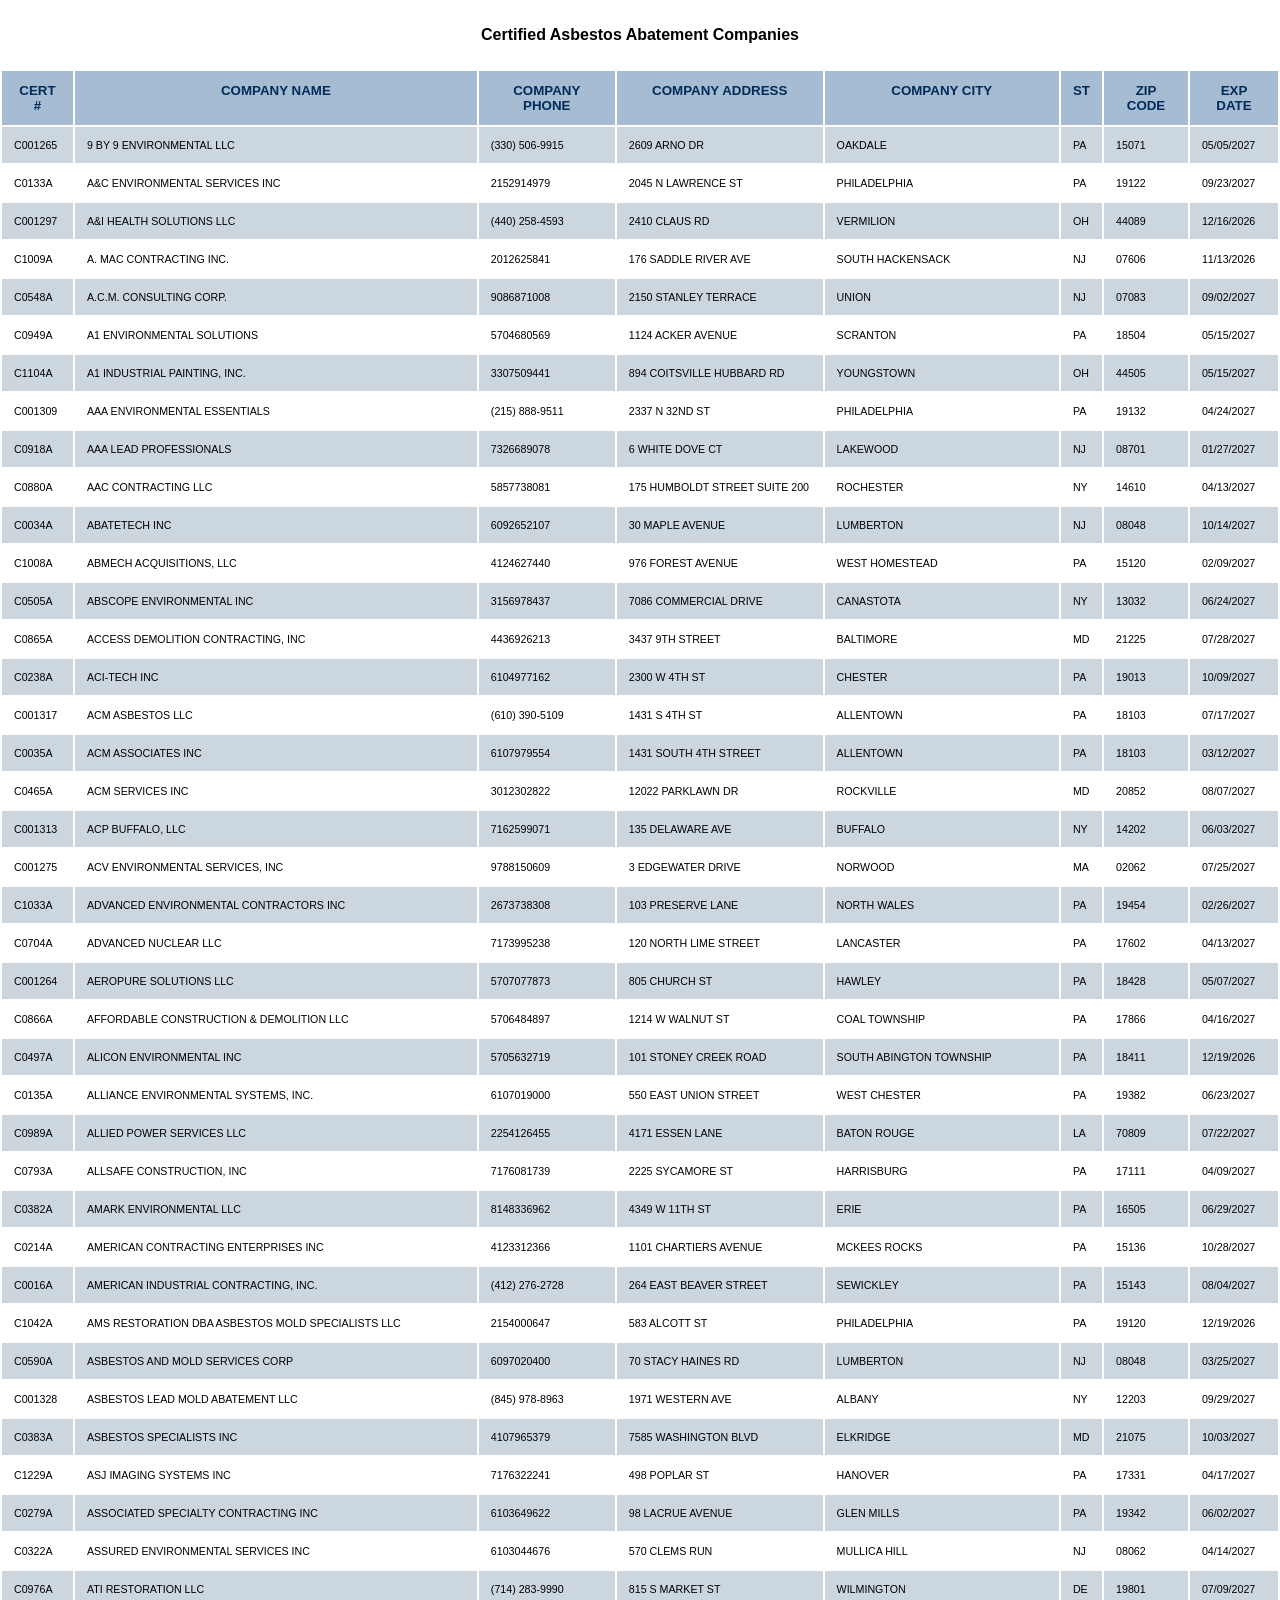
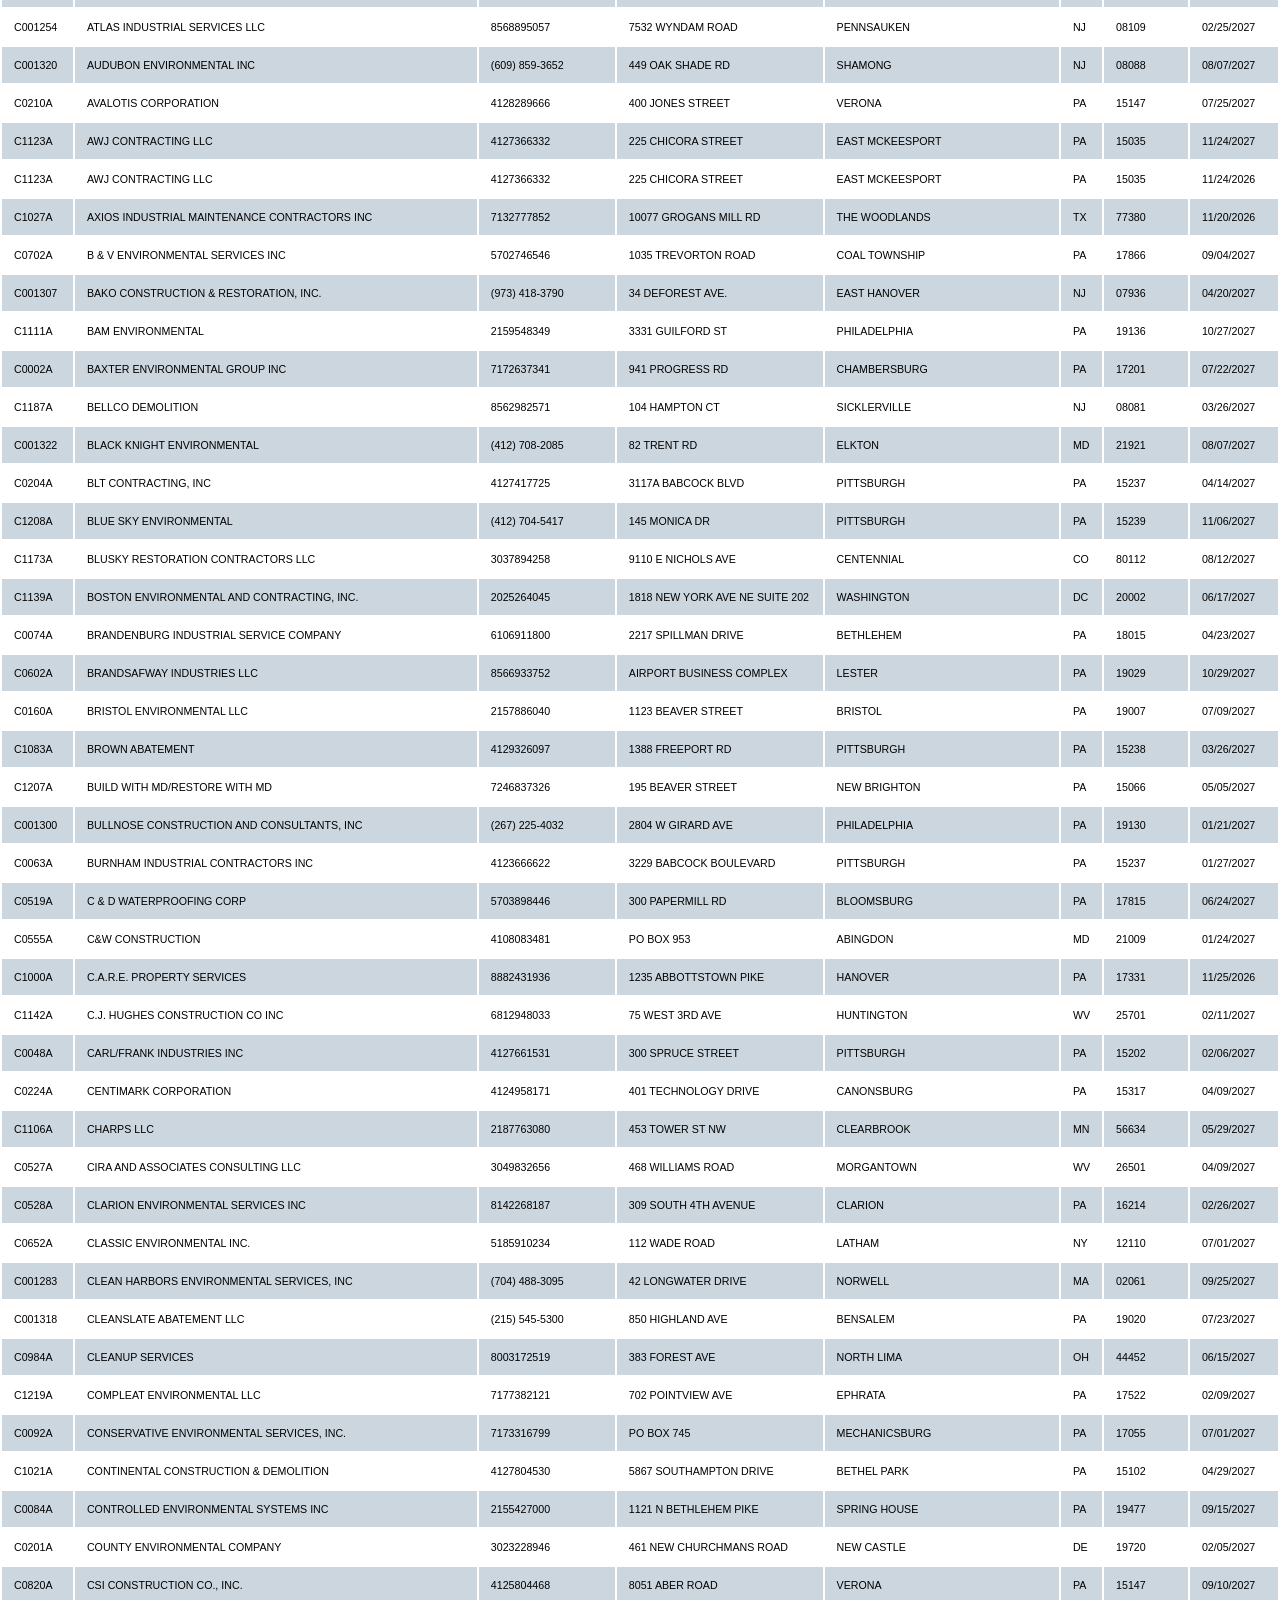
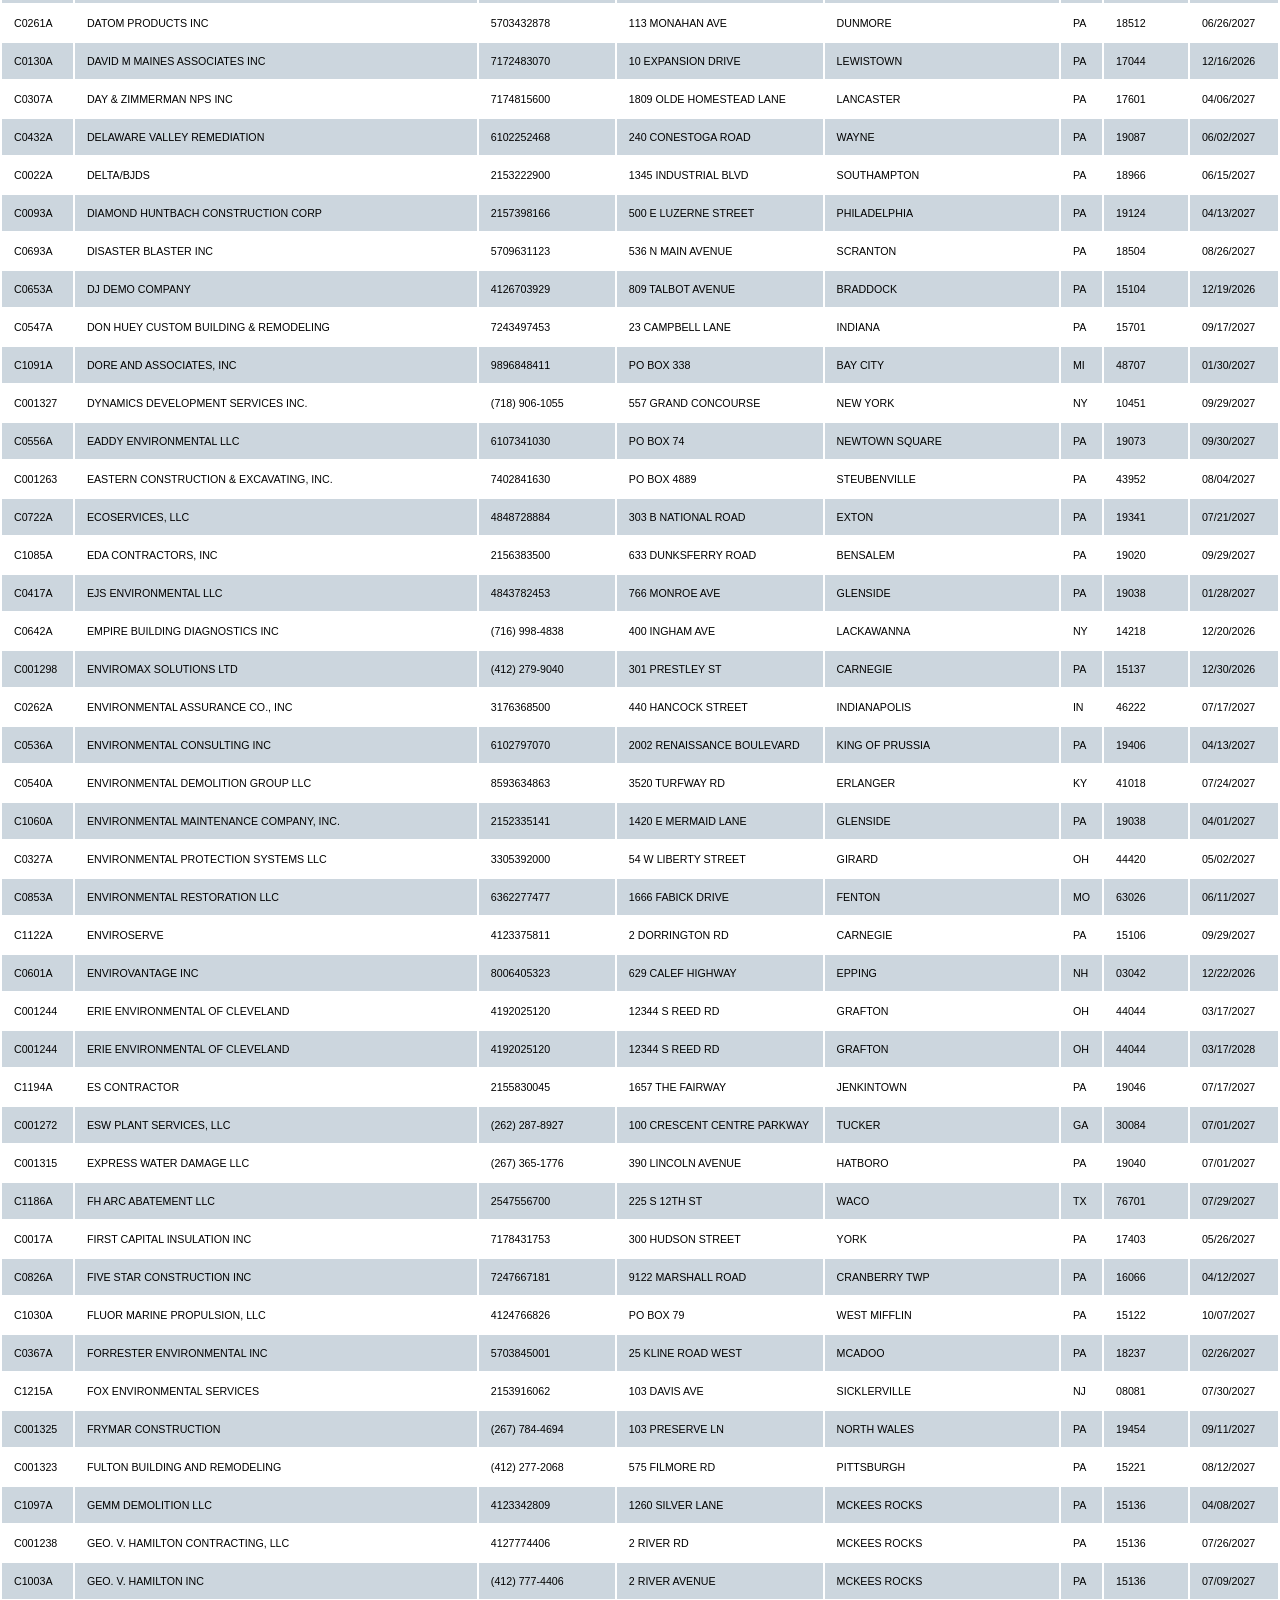
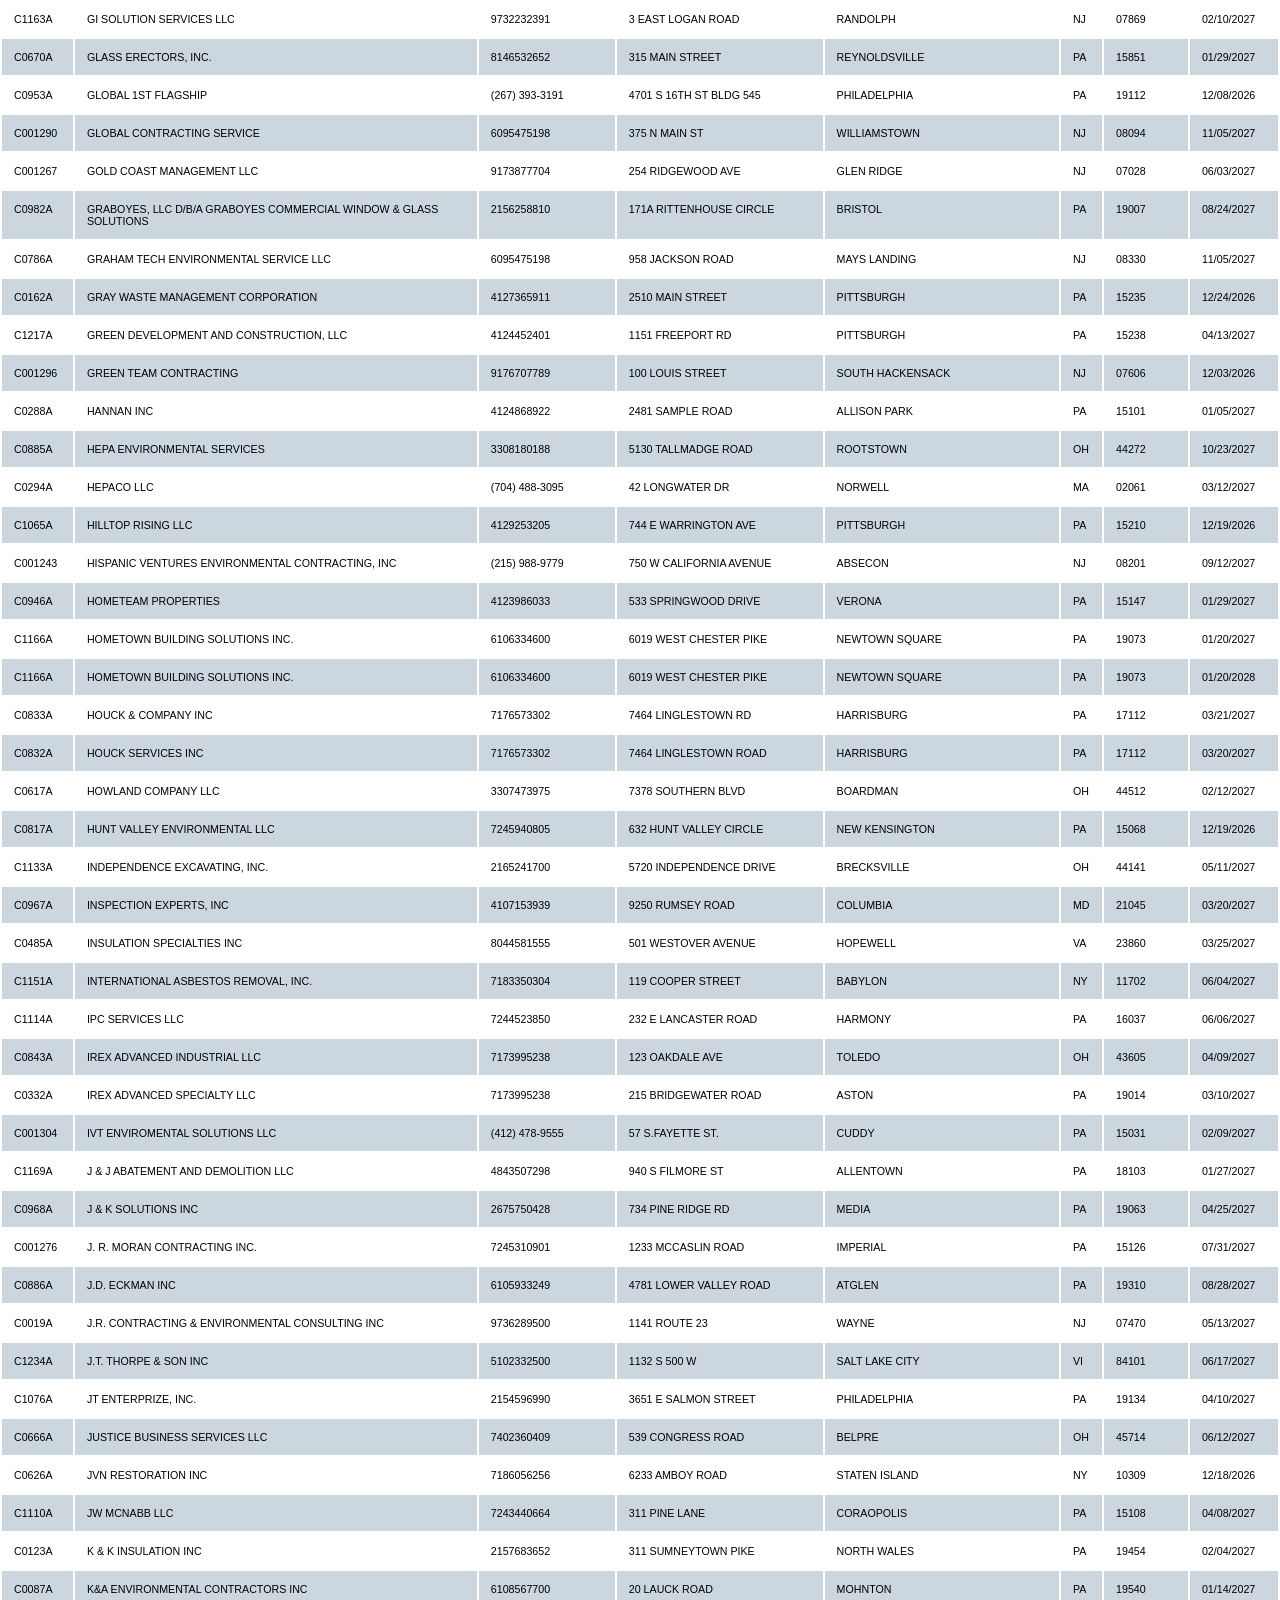
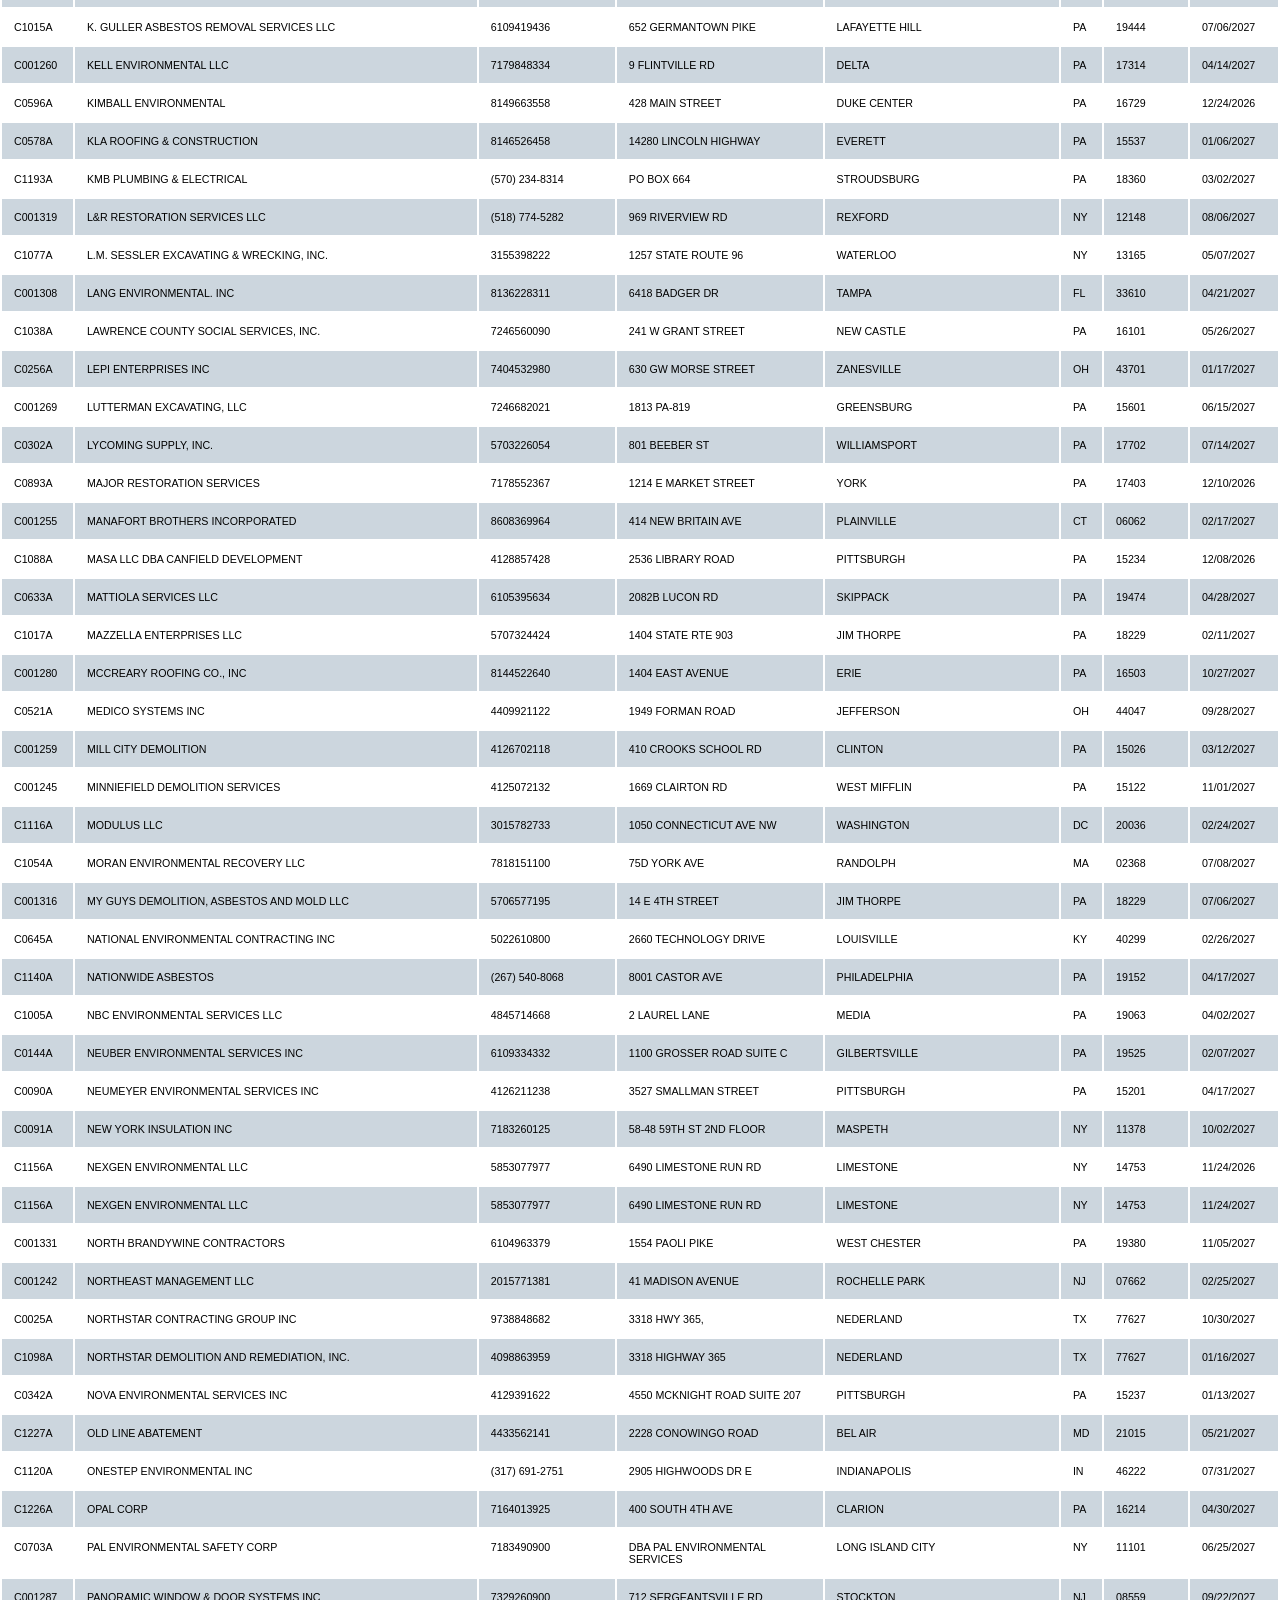
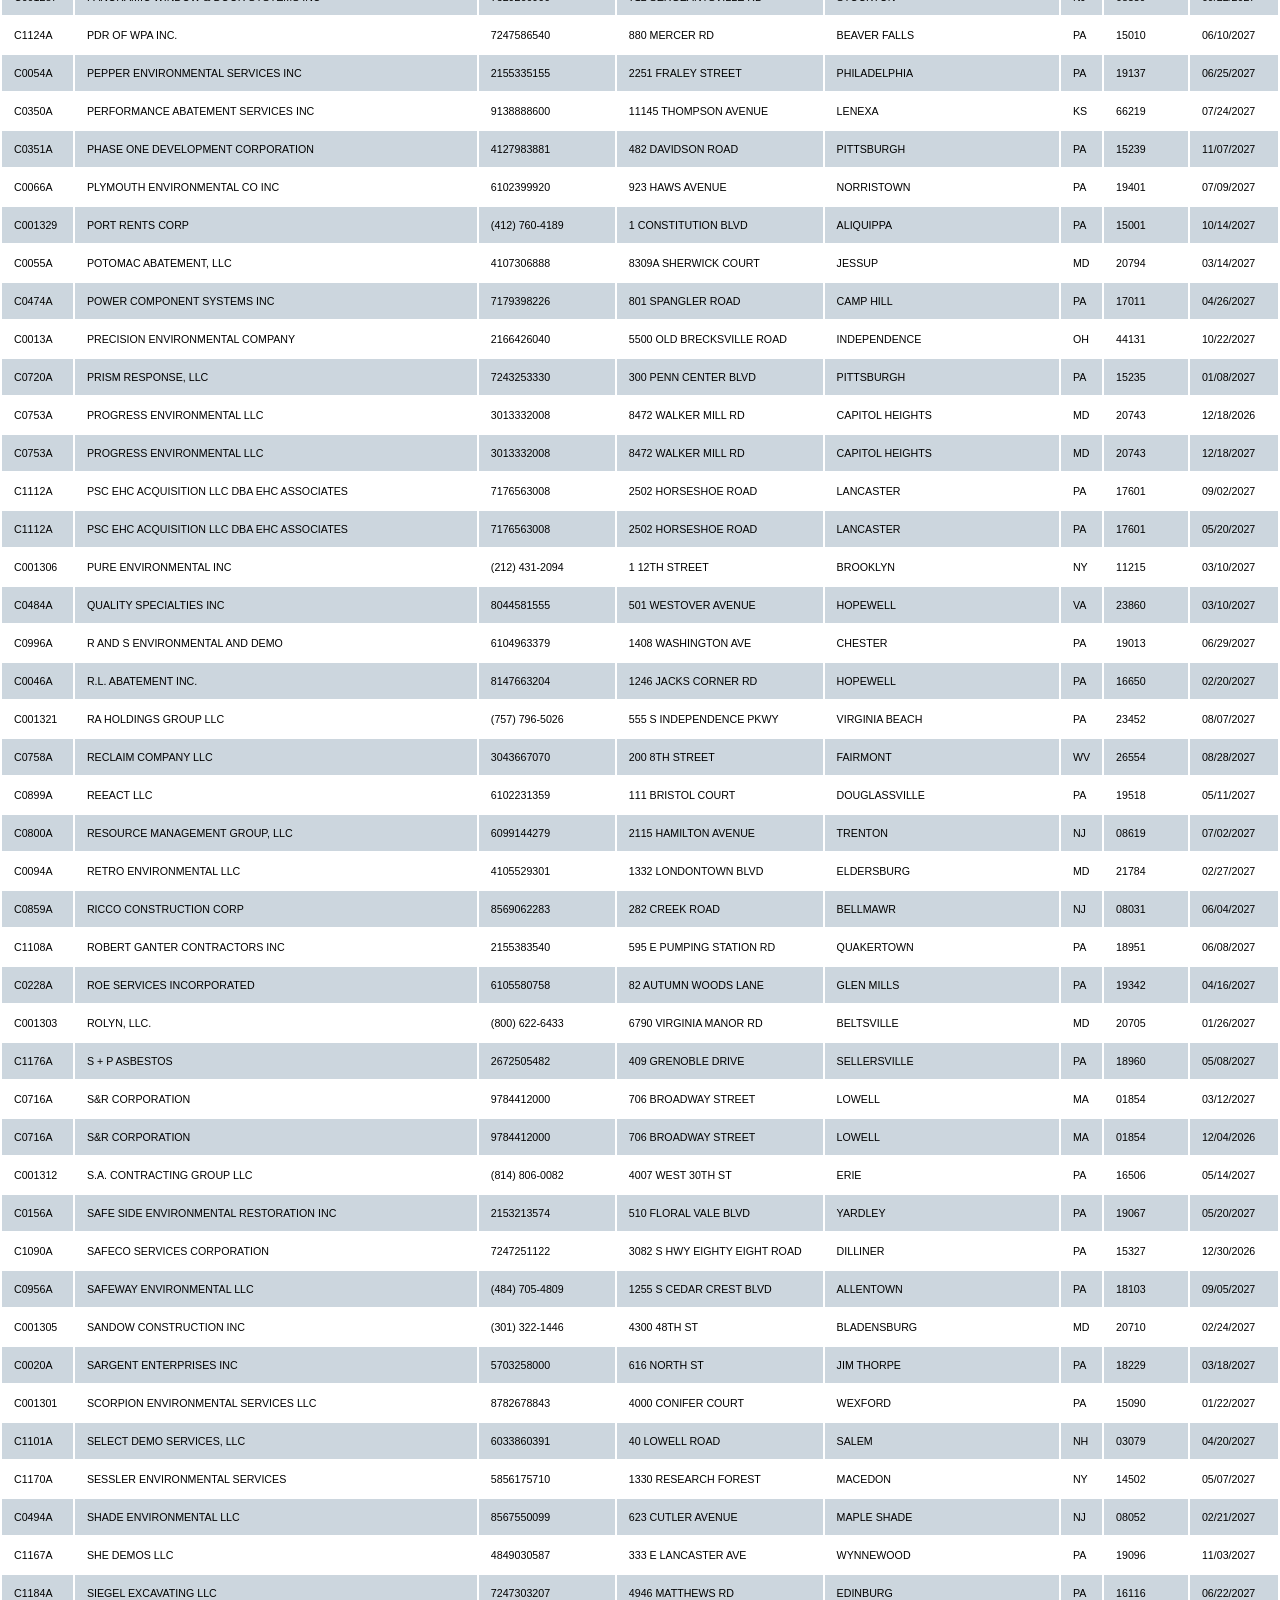
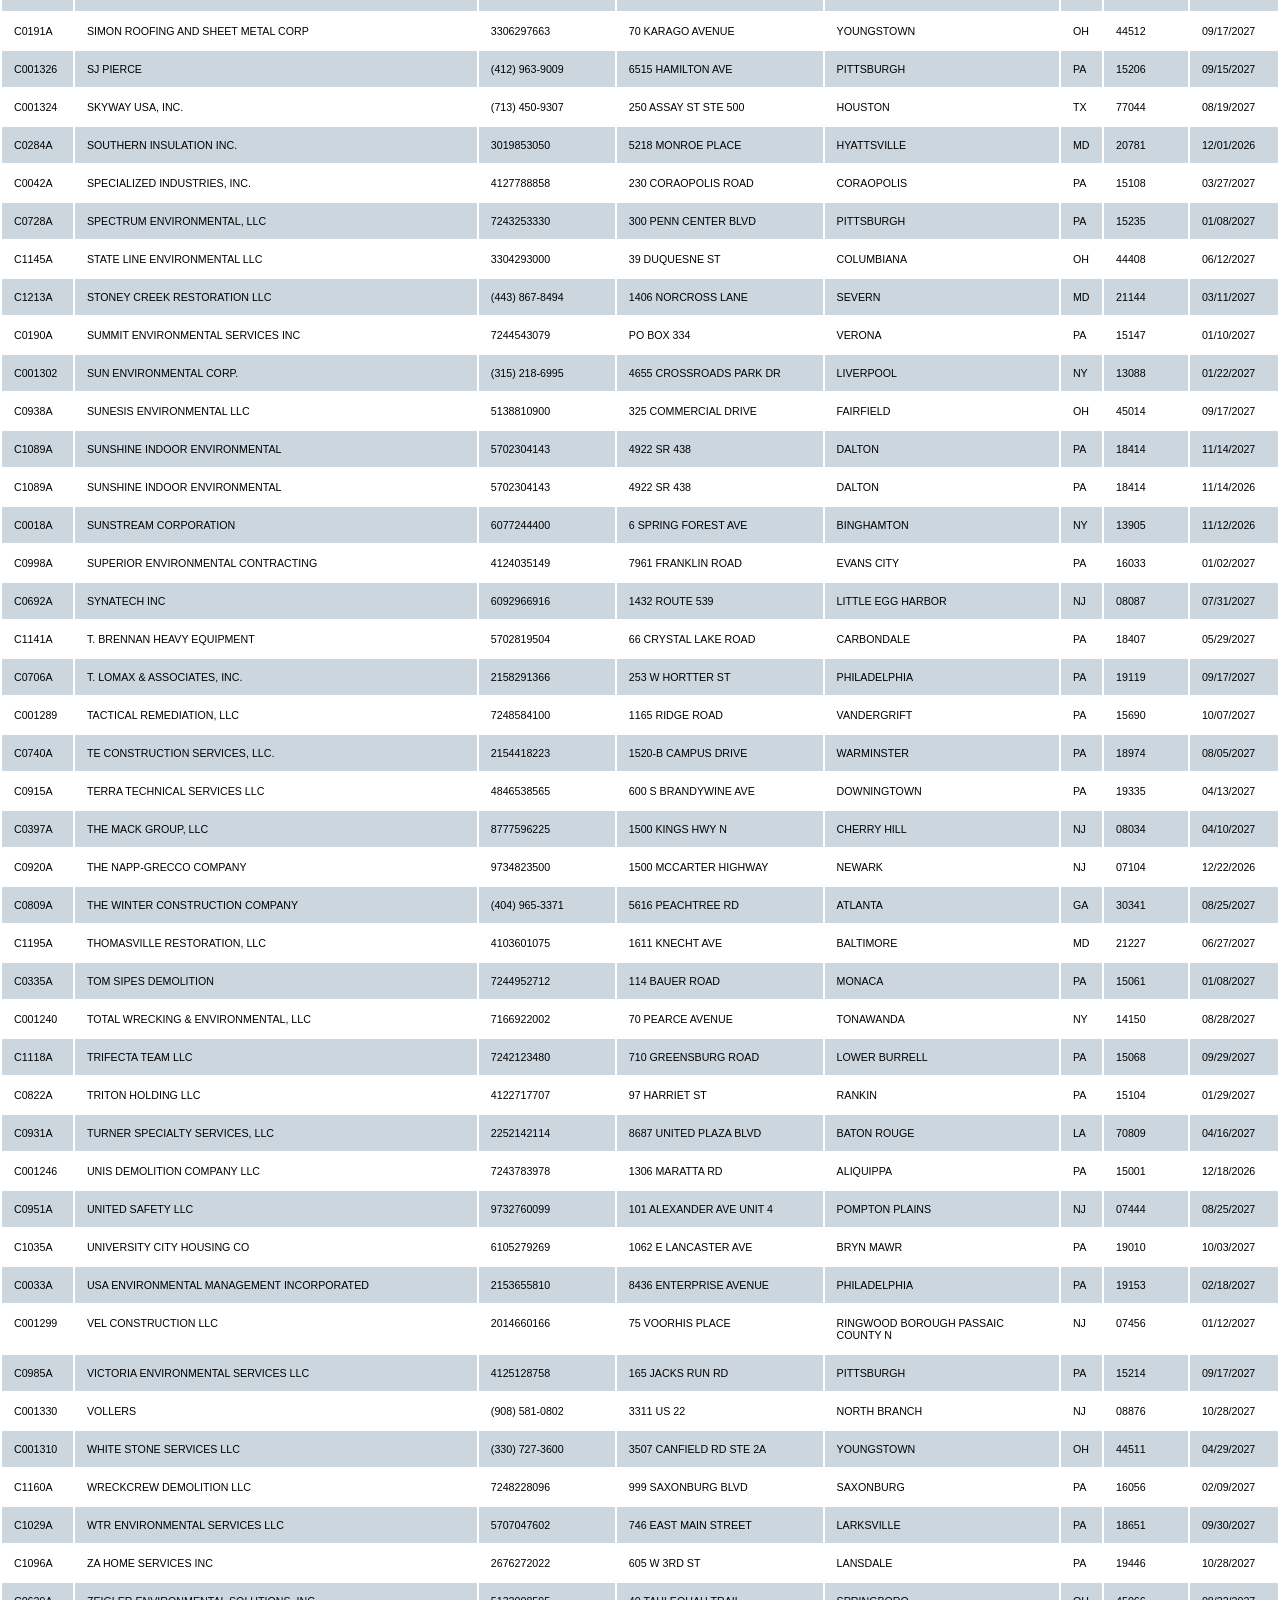
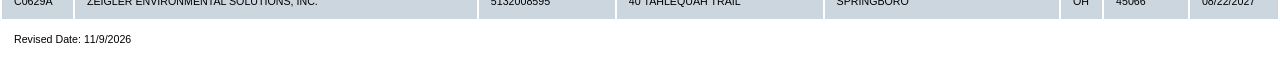
<file: data/sources/pa-dli-certified-asbestos-abatement-companies-2026-11-09.htm>
<!DOCTYPE html PUBLIC "-//W3C//DTD XHTML 1.0 Transitional//EN" "http://www.w3.org/TR/xhtml1/DTD/xhtml1-transitional.dtd">
<html>
<head>
<title> Certified Asbestos Abatement Companies</title><br>
<style>
h1,th{font-weight:700;font-family:Verdana,Arial,Helvetica,sans-serif}body,h1,td,th{font-family:Verdana,Arial,Helvetica,sans-serif}.table .table,body{background-color:#fff}body{font-size:10pt;margin:0}td{font-size:8pt}th{font-size:10pt;background-color:#a6bcd3;color:#012b58}h1{font-size:12pt;text-align:center}.alt{background-color:#ccd6de}.container{margin-right:auto;margin-left:auto;padding-left:15px;padding-right:15px}.table{max-width:100%;margin-bottom:1rem}.table td,.table th{padding:.75rem;vertical-align:top;border:0 solid #eceeef}.table thead th{vertical-align:bottom;border-bottom:1px solid #eceeef}.table tbody+tbody{border-top:0 solid #eceeef}.table-sm td,.table-sm th{padding:.3rem}.table-bordered,.table-bordered td,.table-bordered th{border:1px solid #eceeef}.table-bordered thead td,.table-bordered thead th{border-bottom-width:2px}.table-striped tbody tr:nth-of-type(odd){background-color:rgba(0,0,0,.05)}.table-active,.table-active>td,.table-active>th,.table-hover .table-active:hover,.table-hover .table-active:hover>td,.table-hover .table-active:hover>th,.table-hover tbody tr:hover{background-color:rgba(0,0,0,.075)}.table-success,.table-success>td,.table-success>th{background-color:#dff0d8}.table-hover .table-success:hover,.table-hover .table-success:hover>td,.table-hover .table-success:hover>th{background-color:#d0e9c6}.table-info,.table-info>td,.table-info>th{background-color:#d9edf7}.table-hover .table-info:hover,.table-hover .table-info:hover>td,.table-hover .table-info:hover>th{background-color:#c4e3f3}.table-warning,.table-warning>td,.table-warning>th{background-color:#fcf8e3}.table-hover .table-warning:hover,.table-hover .table-warning:hover>td,.table-hover .table-warning:hover>th{background-color:#faf2cc}.table-danger,.table-danger>td,.table-danger>th{background-color:#f2dede}.table-hover .table-danger:hover,.table-hover .table-danger:hover>td,.table-hover .table-danger:hover>th{background-color:#ebcccc}.table-inverse,.thead-inverse th{color:#fff;background-color:#292b2c}.thead-default th{color:#464a4c;background-color:#eceeef}.table-inverse td,.table-inverse th,.table-inverse thead th{border-color:#fff}.table-inverse.table-bordered,.table-responsive.table-bordered{border:0}.table-responsive{display:block;width:100%;overflow-x:auto;-ms-overflow-style:-ms-autohiding-scrollbar}
</style>
</head>
<body>
<h1>Certified Asbestos Abatement Companies</h1><br>
<center><table class="table"
<thead>
<tr>
<th>CERT #</th>
<th>COMPANY NAME</th>
<th>COMPANY PHONE</th>
<th>COMPANY ADDRESS</th>
<th>COMPANY CITY</th>
<th>ST</th>
<th>ZIP CODE</th>
<th>EXP DATE</th>
</tr>
</thead>
<tbody>
<tr class="alt"><td>C001265</td><td>9 BY 9 ENVIRONMENTAL LLC</td><td>(330) 506-9915</td><td>2609 ARNO DR</td><td>OAKDALE</td><td>PA</td><td>15071</td><td>05/05/2027</td></tr>
<tr><td>C0133A</td><td>A&C ENVIRONMENTAL SERVICES INC</td><td>2152914979</td><td>2045 N LAWRENCE ST</td><td>PHILADELPHIA</td><td>PA</td><td>19122</td><td>09/23/2027</td></tr>
<tr class="alt"><td>C001297</td><td>A&I HEALTH SOLUTIONS LLC</td><td>(440) 258-4593</td><td>2410 CLAUS RD</td><td>VERMILION</td><td>OH</td><td>44089</td><td>12/16/2026</td></tr>
<tr><td>C1009A</td><td>A. MAC CONTRACTING INC.</td><td>2012625841</td><td>176 SADDLE RIVER AVE</td><td>SOUTH HACKENSACK</td><td>NJ</td><td>07606</td><td>11/13/2026</td></tr>
<tr class="alt"><td>C0548A</td><td>A.C.M. CONSULTING CORP.</td><td>9086871008</td><td>2150 STANLEY TERRACE</td><td>UNION</td><td>NJ</td><td>07083</td><td>09/02/2027</td></tr>
<tr><td>C0949A</td><td>A1 ENVIRONMENTAL SOLUTIONS</td><td>5704680569</td><td>1124 ACKER AVENUE</td><td>SCRANTON</td><td>PA</td><td>18504</td><td>05/15/2027</td></tr>
<tr class="alt"><td>C1104A</td><td>A1 INDUSTRIAL PAINTING, INC.</td><td>3307509441</td><td>894 COITSVILLE HUBBARD RD</td><td>YOUNGSTOWN</td><td>OH</td><td>44505</td><td>05/15/2027</td></tr>
<tr><td>C001309</td><td>AAA ENVIRONMENTAL ESSENTIALS</td><td>(215) 888-9511</td><td>2337 N 32ND ST</td><td>PHILADELPHIA</td><td>PA</td><td>19132</td><td>04/24/2027</td></tr>
<tr class="alt"><td>C0918A</td><td>AAA LEAD PROFESSIONALS</td><td>7326689078</td><td>6 WHITE DOVE CT</td><td>LAKEWOOD</td><td>NJ</td><td>08701</td><td>01/27/2027</td></tr>
<tr><td>C0880A</td><td>AAC CONTRACTING LLC</td><td>5857738081</td><td>175 HUMBOLDT STREET SUITE 200</td><td>ROCHESTER</td><td>NY</td><td>14610</td><td>04/13/2027</td></tr>
<tr class="alt"><td>C0034A</td><td>ABATETECH INC</td><td>6092652107</td><td>30 MAPLE AVENUE</td><td>LUMBERTON</td><td>NJ</td><td>08048</td><td>10/14/2027</td></tr>
<tr><td>C1008A</td><td>ABMECH ACQUISITIONS, LLC</td><td>4124627440</td><td>976 FOREST AVENUE</td><td>WEST HOMESTEAD</td><td>PA</td><td>15120</td><td>02/09/2027</td></tr>
<tr class="alt"><td>C0505A</td><td>ABSCOPE ENVIRONMENTAL INC</td><td>3156978437</td><td>7086 COMMERCIAL DRIVE</td><td>CANASTOTA</td><td>NY</td><td>13032</td><td>06/24/2027</td></tr>
<tr><td>C0865A</td><td>ACCESS DEMOLITION CONTRACTING, INC</td><td>4436926213</td><td>3437 9TH STREET</td><td>BALTIMORE</td><td>MD</td><td>21225</td><td>07/28/2027</td></tr>
<tr class="alt"><td>C0238A</td><td>ACI-TECH INC</td><td>6104977162</td><td>2300 W 4TH ST</td><td>CHESTER</td><td>PA</td><td>19013</td><td>10/09/2027</td></tr>
<tr><td>C001317</td><td>ACM ASBESTOS LLC</td><td>(610) 390-5109</td><td>1431 S 4TH ST</td><td>ALLENTOWN</td><td>PA</td><td>18103</td><td>07/17/2027</td></tr>
<tr class="alt"><td>C0035A</td><td>ACM ASSOCIATES INC</td><td>6107979554</td><td>1431 SOUTH 4TH STREET</td><td>ALLENTOWN</td><td>PA</td><td>18103</td><td>03/12/2027</td></tr>
<tr><td>C0465A</td><td>ACM SERVICES INC</td><td>3012302822</td><td>12022 PARKLAWN DR</td><td>ROCKVILLE</td><td>MD</td><td>20852</td><td>08/07/2027</td></tr>
<tr class="alt"><td>C001313</td><td>ACP BUFFALO, LLC</td><td>7162599071</td><td>135 DELAWARE AVE</td><td>BUFFALO</td><td>NY</td><td>14202</td><td>06/03/2027</td></tr>
<tr><td>C001275</td><td>ACV ENVIRONMENTAL SERVICES, INC</td><td>9788150609</td><td>3 EDGEWATER DRIVE</td><td>NORWOOD</td><td>MA</td><td>02062</td><td>07/25/2027</td></tr>
<tr class="alt"><td>C1033A</td><td>ADVANCED ENVIRONMENTAL CONTRACTORS INC</td><td>2673738308</td><td>103 PRESERVE LANE</td><td>NORTH WALES</td><td>PA</td><td>19454</td><td>02/26/2027</td></tr>
<tr><td>C0704A</td><td>ADVANCED NUCLEAR LLC</td><td>7173995238</td><td>120 NORTH LIME STREET</td><td>LANCASTER</td><td>PA</td><td>17602</td><td>04/13/2027</td></tr>
<tr class="alt"><td>C001264</td><td>AEROPURE SOLUTIONS LLC</td><td>5707077873</td><td>805 CHURCH ST</td><td>HAWLEY</td><td>PA</td><td>18428</td><td>05/07/2027</td></tr>
<tr><td>C0866A</td><td>AFFORDABLE CONSTRUCTION & DEMOLITION LLC</td><td>5706484897</td><td>1214 W WALNUT ST</td><td>COAL TOWNSHIP</td><td>PA</td><td>17866</td><td>04/16/2027</td></tr>
<tr class="alt"><td>C0497A</td><td>ALICON ENVIRONMENTAL INC</td><td>5705632719</td><td>101 STONEY CREEK ROAD</td><td>SOUTH ABINGTON TOWNSHIP</td><td>PA</td><td>18411</td><td>12/19/2026</td></tr>
<tr><td>C0135A</td><td>ALLIANCE ENVIRONMENTAL SYSTEMS, INC.</td><td>6107019000</td><td>550 EAST UNION STREET</td><td>WEST CHESTER</td><td>PA</td><td>19382</td><td>06/23/2027</td></tr>
<tr class="alt"><td>C0989A</td><td>ALLIED POWER SERVICES LLC</td><td>2254126455</td><td>4171 ESSEN LANE</td><td>BATON ROUGE</td><td>LA</td><td>70809</td><td>07/22/2027</td></tr>
<tr><td>C0793A</td><td>ALLSAFE CONSTRUCTION, INC</td><td>7176081739</td><td>2225 SYCAMORE ST</td><td>HARRISBURG</td><td>PA</td><td>17111</td><td>04/09/2027</td></tr>
<tr class="alt"><td>C0382A</td><td>AMARK ENVIRONMENTAL LLC</td><td>8148336962</td><td>4349 W 11TH ST</td><td>ERIE</td><td>PA</td><td>16505</td><td>06/29/2027</td></tr>
<tr><td>C0214A</td><td>AMERICAN CONTRACTING ENTERPRISES INC</td><td>4123312366</td><td>1101 CHARTIERS AVENUE</td><td>MCKEES ROCKS</td><td>PA</td><td>15136</td><td>10/28/2027</td></tr>
<tr class="alt"><td>C0016A</td><td>AMERICAN INDUSTRIAL CONTRACTING, INC.</td><td>(412) 276-2728</td><td>264 EAST BEAVER STREET</td><td>SEWICKLEY</td><td>PA</td><td>15143</td><td>08/04/2027</td></tr>
<tr><td>C1042A</td><td>AMS RESTORATION DBA ASBESTOS MOLD SPECIALISTS LLC</td><td>2154000647</td><td>583 ALCOTT ST</td><td>PHILADELPHIA</td><td>PA</td><td>19120</td><td>12/19/2026</td></tr>
<tr class="alt"><td>C0590A</td><td>ASBESTOS AND MOLD SERVICES CORP</td><td>6097020400</td><td>70 STACY HAINES RD</td><td>LUMBERTON</td><td>NJ</td><td>08048</td><td>03/25/2027</td></tr>
<tr><td>C001328</td><td>ASBESTOS LEAD MOLD ABATEMENT LLC</td><td>(845) 978-8963</td><td>1971 WESTERN AVE</td><td>ALBANY</td><td>NY</td><td>12203</td><td>09/29/2027</td></tr>
<tr class="alt"><td>C0383A</td><td>ASBESTOS SPECIALISTS INC</td><td>4107965379</td><td>7585 WASHINGTON BLVD</td><td>ELKRIDGE</td><td>MD</td><td>21075</td><td>10/03/2027</td></tr>
<tr><td>C1229A</td><td>ASJ IMAGING SYSTEMS INC</td><td>7176322241</td><td>498 POPLAR ST</td><td>HANOVER</td><td>PA</td><td>17331</td><td>04/17/2027</td></tr>
<tr class="alt"><td>C0279A</td><td>ASSOCIATED SPECIALTY CONTRACTING INC</td><td>6103649622</td><td>98 LACRUE AVENUE</td><td>GLEN MILLS</td><td>PA</td><td>19342</td><td>06/02/2027</td></tr>
<tr><td>C0322A</td><td>ASSURED ENVIRONMENTAL SERVICES INC</td><td>6103044676</td><td>570 CLEMS RUN</td><td>MULLICA HILL</td><td>NJ</td><td>08062</td><td>04/14/2027</td></tr>
<tr class="alt"><td>C0976A</td><td>ATI RESTORATION LLC</td><td>(714) 283-9990</td><td>815 S MARKET ST</td><td>WILMINGTON</td><td>DE</td><td>19801</td><td>07/09/2027</td></tr>
<tr><td>C001254</td><td>ATLAS INDUSTRIAL SERVICES LLC</td><td>8568895057</td><td>7532 WYNDAM ROAD</td><td>PENNSAUKEN</td><td>NJ</td><td>08109</td><td>02/25/2027</td></tr>
<tr class="alt"><td>C001320</td><td>AUDUBON ENVIRONMENTAL INC</td><td>(609) 859-3652</td><td>449 OAK SHADE RD</td><td>SHAMONG</td><td>NJ</td><td>08088</td><td>08/07/2027</td></tr>
<tr><td>C0210A</td><td>AVALOTIS CORPORATION</td><td>4128289666</td><td>400 JONES STREET</td><td>VERONA</td><td>PA</td><td>15147</td><td>07/25/2027</td></tr>
<tr class="alt"><td>C1123A</td><td>AWJ CONTRACTING LLC</td><td>4127366332</td><td>225 CHICORA STREET</td><td>EAST MCKEESPORT</td><td>PA</td><td>15035</td><td>11/24/2027</td></tr>
<tr><td>C1123A</td><td>AWJ CONTRACTING LLC</td><td>4127366332</td><td>225 CHICORA STREET</td><td>EAST MCKEESPORT</td><td>PA</td><td>15035</td><td>11/24/2026</td></tr>
<tr class="alt"><td>C1027A</td><td>AXIOS INDUSTRIAL MAINTENANCE CONTRACTORS INC</td><td>7132777852</td><td>10077 GROGANS MILL RD</td><td>THE WOODLANDS</td><td>TX</td><td>77380</td><td>11/20/2026</td></tr>
<tr><td>C0702A</td><td>B & V ENVIRONMENTAL SERVICES INC</td><td>5702746546</td><td>1035 TREVORTON ROAD</td><td>COAL TOWNSHIP</td><td>PA</td><td>17866</td><td>09/04/2027</td></tr>
<tr class="alt"><td>C001307</td><td>BAKO CONSTRUCTION & RESTORATION, INC.</td><td>(973) 418-3790</td><td>34 DEFOREST AVE.</td><td>EAST HANOVER</td><td>NJ</td><td>07936</td><td>04/20/2027</td></tr>
<tr><td>C1111A</td><td>BAM ENVIRONMENTAL</td><td>2159548349</td><td>3331 GUILFORD ST</td><td>PHILADELPHIA</td><td>PA</td><td>19136</td><td>10/27/2027</td></tr>
<tr class="alt"><td>C0002A</td><td>BAXTER ENVIRONMENTAL GROUP INC</td><td>7172637341</td><td>941 PROGRESS RD</td><td>CHAMBERSBURG</td><td>PA</td><td>17201</td><td>07/22/2027</td></tr>
<tr><td>C1187A</td><td>BELLCO DEMOLITION</td><td>8562982571</td><td>104 HAMPTON CT</td><td>SICKLERVILLE</td><td>NJ</td><td>08081</td><td>03/26/2027</td></tr>
<tr class="alt"><td>C001322</td><td>BLACK KNIGHT ENVIRONMENTAL</td><td>(412) 708-2085</td><td>82 TRENT RD</td><td>ELKTON</td><td>MD</td><td>21921</td><td>08/07/2027</td></tr>
<tr><td>C0204A</td><td>BLT CONTRACTING, INC</td><td>4127417725</td><td>3117A BABCOCK BLVD</td><td>PITTSBURGH</td><td>PA</td><td>15237</td><td>04/14/2027</td></tr>
<tr class="alt"><td>C1208A</td><td>BLUE SKY ENVIRONMENTAL</td><td>(412) 704-5417</td><td>145 MONICA DR</td><td>PITTSBURGH</td><td>PA</td><td>15239</td><td>11/06/2027</td></tr>
<tr><td>C1173A</td><td>BLUSKY RESTORATION CONTRACTORS LLC</td><td>3037894258</td><td>9110 E NICHOLS AVE</td><td>CENTENNIAL</td><td>CO</td><td>80112</td><td>08/12/2027</td></tr>
<tr class="alt"><td>C1139A</td><td>BOSTON ENVIRONMENTAL AND CONTRACTING, INC.</td><td>2025264045</td><td>1818 NEW YORK AVE NE SUITE 202</td><td>WASHINGTON</td><td>DC</td><td>20002</td><td>06/17/2027</td></tr>
<tr><td>C0074A</td><td>BRANDENBURG INDUSTRIAL SERVICE COMPANY</td><td>6106911800</td><td>2217 SPILLMAN DRIVE</td><td>BETHLEHEM</td><td>PA</td><td>18015</td><td>04/23/2027</td></tr>
<tr class="alt"><td>C0602A</td><td>BRANDSAFWAY INDUSTRIES LLC</td><td>8566933752</td><td>AIRPORT BUSINESS COMPLEX</td><td>LESTER</td><td>PA</td><td>19029</td><td>10/29/2027</td></tr>
<tr><td>C0160A</td><td>BRISTOL ENVIRONMENTAL LLC</td><td>2157886040</td><td>1123 BEAVER STREET</td><td>BRISTOL</td><td>PA</td><td>19007</td><td>07/09/2027</td></tr>
<tr class="alt"><td>C1083A</td><td>BROWN ABATEMENT</td><td>4129326097</td><td>1388 FREEPORT RD</td><td>PITTSBURGH</td><td>PA</td><td>15238</td><td>03/26/2027</td></tr>
<tr><td>C1207A</td><td>BUILD WITH MD/RESTORE WITH MD</td><td>7246837326</td><td>195 BEAVER STREET</td><td>NEW BRIGHTON</td><td>PA</td><td>15066</td><td>05/05/2027</td></tr>
<tr class="alt"><td>C001300</td><td>BULLNOSE CONSTRUCTION AND CONSULTANTS, INC</td><td>(267) 225-4032</td><td>2804 W GIRARD AVE</td><td>PHILADELPHIA</td><td>PA</td><td>19130</td><td>01/21/2027</td></tr>
<tr><td>C0063A</td><td>BURNHAM INDUSTRIAL CONTRACTORS INC</td><td>4123666622</td><td>3229 BABCOCK BOULEVARD</td><td>PITTSBURGH</td><td>PA</td><td>15237</td><td>01/27/2027</td></tr>
<tr class="alt"><td>C0519A</td><td>C & D WATERPROOFING CORP</td><td>5703898446</td><td>300 PAPERMILL RD</td><td>BLOOMSBURG</td><td>PA</td><td>17815</td><td>06/24/2027</td></tr>
<tr><td>C0555A</td><td>C&W CONSTRUCTION</td><td>4108083481</td><td>PO BOX 953</td><td>ABINGDON</td><td>MD</td><td>21009</td><td>01/24/2027</td></tr>
<tr class="alt"><td>C1000A</td><td>C.A.R.E. PROPERTY SERVICES</td><td>8882431936</td><td>1235 ABBOTTSTOWN PIKE</td><td>HANOVER</td><td>PA</td><td>17331</td><td>11/25/2026</td></tr>
<tr><td>C1142A</td><td>C.J. HUGHES CONSTRUCTION CO INC</td><td>6812948033</td><td>75 WEST 3RD AVE</td><td>HUNTINGTON</td><td>WV</td><td>25701</td><td>02/11/2027</td></tr>
<tr class="alt"><td>C0048A</td><td>CARL/FRANK INDUSTRIES INC</td><td>4127661531</td><td>300 SPRUCE STREET</td><td>PITTSBURGH</td><td>PA</td><td>15202</td><td>02/06/2027</td></tr>
<tr><td>C0224A</td><td>CENTIMARK CORPORATION</td><td>4124958171</td><td>401 TECHNOLOGY DRIVE</td><td>CANONSBURG</td><td>PA</td><td>15317</td><td>04/09/2027</td></tr>
<tr class="alt"><td>C1106A</td><td>CHARPS LLC</td><td>2187763080</td><td>453 TOWER ST NW</td><td>CLEARBROOK</td><td>MN</td><td>56634</td><td>05/29/2027</td></tr>
<tr><td>C0527A</td><td>CIRA AND ASSOCIATES CONSULTING LLC</td><td>3049832656</td><td>468 WILLIAMS ROAD</td><td>MORGANTOWN</td><td>WV</td><td>26501</td><td>04/09/2027</td></tr>
<tr class="alt"><td>C0528A</td><td>CLARION ENVIRONMENTAL SERVICES INC</td><td>8142268187</td><td>309 SOUTH 4TH AVENUE</td><td>CLARION</td><td>PA</td><td>16214</td><td>02/26/2027</td></tr>
<tr><td>C0652A</td><td>CLASSIC ENVIRONMENTAL INC.</td><td>5185910234</td><td>112 WADE ROAD</td><td>LATHAM</td><td>NY</td><td>12110</td><td>07/01/2027</td></tr>
<tr class="alt"><td>C001283</td><td>CLEAN HARBORS ENVIRONMENTAL SERVICES, INC</td><td>(704) 488-3095</td><td>42 LONGWATER DRIVE</td><td>NORWELL</td><td>MA</td><td>02061</td><td>09/25/2027</td></tr>
<tr><td>C001318</td><td>CLEANSLATE ABATEMENT LLC</td><td>(215) 545-5300</td><td>850 HIGHLAND AVE</td><td>BENSALEM</td><td>PA</td><td>19020</td><td>07/23/2027</td></tr>
<tr class="alt"><td>C0984A</td><td>CLEANUP SERVICES</td><td>8003172519</td><td>383 FOREST AVE</td><td>NORTH LIMA</td><td>OH</td><td>44452</td><td>06/15/2027</td></tr>
<tr><td>C1219A</td><td>COMPLEAT ENVIRONMENTAL LLC</td><td>7177382121</td><td>702 POINTVIEW AVE</td><td>EPHRATA</td><td>PA</td><td>17522</td><td>02/09/2027</td></tr>
<tr class="alt"><td>C0092A</td><td>CONSERVATIVE ENVIRONMENTAL SERVICES, INC.</td><td>7173316799</td><td>PO BOX 745</td><td>MECHANICSBURG</td><td>PA</td><td>17055</td><td>07/01/2027</td></tr>
<tr><td>C1021A</td><td>CONTINENTAL CONSTRUCTION & DEMOLITION</td><td>4127804530</td><td>5867 SOUTHAMPTON DRIVE</td><td>BETHEL PARK</td><td>PA</td><td>15102</td><td>04/29/2027</td></tr>
<tr class="alt"><td>C0084A</td><td>CONTROLLED ENVIRONMENTAL SYSTEMS INC</td><td>2155427000</td><td>1121 N  BETHLEHEM PIKE</td><td>SPRING HOUSE</td><td>PA</td><td>19477</td><td>09/15/2027</td></tr>
<tr><td>C0201A</td><td>COUNTY ENVIRONMENTAL COMPANY</td><td>3023228946</td><td>461 NEW CHURCHMANS ROAD</td><td>NEW CASTLE</td><td>DE</td><td>19720</td><td>02/05/2027</td></tr>
<tr class="alt"><td>C0820A</td><td>CSI CONSTRUCTION CO., INC.</td><td>4125804468</td><td>8051 ABER ROAD</td><td>VERONA</td><td>PA</td><td>15147</td><td>09/10/2027</td></tr>
<tr><td>C0261A</td><td>DATOM PRODUCTS INC</td><td>5703432878</td><td>113 MONAHAN AVE</td><td>DUNMORE</td><td>PA</td><td>18512</td><td>06/26/2027</td></tr>
<tr class="alt"><td>C0130A</td><td>DAVID M MAINES ASSOCIATES INC</td><td>7172483070</td><td>10 EXPANSION DRIVE</td><td>LEWISTOWN</td><td>PA</td><td>17044</td><td>12/16/2026</td></tr>
<tr><td>C0307A</td><td>DAY & ZIMMERMAN NPS INC</td><td>7174815600</td><td>1809 OLDE HOMESTEAD LANE</td><td>LANCASTER</td><td>PA</td><td>17601</td><td>04/06/2027</td></tr>
<tr class="alt"><td>C0432A</td><td>DELAWARE VALLEY REMEDIATION</td><td>6102252468</td><td>240 CONESTOGA ROAD</td><td>WAYNE</td><td>PA</td><td>19087</td><td>06/02/2027</td></tr>
<tr><td>C0022A</td><td>DELTA/BJDS</td><td>2153222900</td><td>1345 INDUSTRIAL BLVD</td><td>SOUTHAMPTON</td><td>PA</td><td>18966</td><td>06/15/2027</td></tr>
<tr class="alt"><td>C0093A</td><td>DIAMOND HUNTBACH CONSTRUCTION CORP</td><td>2157398166</td><td>500 E LUZERNE STREET</td><td>PHILADELPHIA</td><td>PA</td><td>19124</td><td>04/13/2027</td></tr>
<tr><td>C0693A</td><td>DISASTER BLASTER INC</td><td>5709631123</td><td>536 N MAIN AVENUE</td><td>SCRANTON</td><td>PA</td><td>18504</td><td>08/26/2027</td></tr>
<tr class="alt"><td>C0653A</td><td>DJ DEMO COMPANY</td><td>4126703929</td><td>809 TALBOT AVENUE</td><td>BRADDOCK</td><td>PA</td><td>15104</td><td>12/19/2026</td></tr>
<tr><td>C0547A</td><td>DON HUEY CUSTOM BUILDING & REMODELING</td><td>7243497453</td><td>23 CAMPBELL LANE</td><td>INDIANA</td><td>PA</td><td>15701</td><td>09/17/2027</td></tr>
<tr class="alt"><td>C1091A</td><td>DORE AND ASSOCIATES, INC</td><td>9896848411</td><td>PO BOX 338</td><td>BAY CITY</td><td>MI</td><td>48707</td><td>01/30/2027</td></tr>
<tr><td>C001327</td><td>DYNAMICS DEVELOPMENT SERVICES INC.</td><td>(718) 906-1055</td><td>557 GRAND CONCOURSE</td><td>NEW YORK</td><td>NY</td><td>10451</td><td>09/29/2027</td></tr>
<tr class="alt"><td>C0556A</td><td>EADDY ENVIRONMENTAL LLC</td><td>6107341030</td><td>PO BOX 74</td><td>NEWTOWN SQUARE</td><td>PA</td><td>19073</td><td>09/30/2027</td></tr>
<tr><td>C001263</td><td>EASTERN CONSTRUCTION & EXCAVATING, INC.</td><td>7402841630</td><td>PO BOX 4889</td><td>STEUBENVILLE</td><td>PA</td><td>43952</td><td>08/04/2027</td></tr>
<tr class="alt"><td>C0722A</td><td>ECOSERVICES, LLC</td><td>4848728884</td><td>303 B NATIONAL ROAD</td><td>EXTON</td><td>PA</td><td>19341</td><td>07/21/2027</td></tr>
<tr><td>C1085A</td><td>EDA CONTRACTORS, INC</td><td>2156383500</td><td>633 DUNKSFERRY ROAD</td><td>BENSALEM</td><td>PA</td><td>19020</td><td>09/29/2027</td></tr>
<tr class="alt"><td>C0417A</td><td>EJS ENVIRONMENTAL LLC</td><td>4843782453</td><td>766 MONROE AVE</td><td>GLENSIDE</td><td>PA</td><td>19038</td><td>01/28/2027</td></tr>
<tr><td>C0642A</td><td>EMPIRE BUILDING DIAGNOSTICS INC</td><td>(716) 998-4838</td><td>400 INGHAM AVE</td><td>LACKAWANNA</td><td>NY</td><td>14218</td><td>12/20/2026</td></tr>
<tr class="alt"><td>C001298</td><td>ENVIROMAX SOLUTIONS LTD</td><td>(412) 279-9040</td><td>301 PRESTLEY ST</td><td>CARNEGIE</td><td>PA</td><td>15137</td><td>12/30/2026</td></tr>
<tr><td>C0262A</td><td>ENVIRONMENTAL ASSURANCE CO., INC</td><td>3176368500</td><td>440 HANCOCK STREET</td><td>INDIANAPOLIS</td><td>IN</td><td>46222</td><td>07/17/2027</td></tr>
<tr class="alt"><td>C0536A</td><td>ENVIRONMENTAL CONSULTING INC</td><td>6102797070</td><td>2002 RENAISSANCE BOULEVARD</td><td>KING OF PRUSSIA</td><td>PA</td><td>19406</td><td>04/13/2027</td></tr>
<tr><td>C0540A</td><td>ENVIRONMENTAL DEMOLITION GROUP LLC</td><td>8593634863</td><td>3520 TURFWAY RD</td><td>ERLANGER</td><td>KY</td><td>41018</td><td>07/24/2027</td></tr>
<tr class="alt"><td>C1060A</td><td>ENVIRONMENTAL MAINTENANCE COMPANY, INC.</td><td>2152335141</td><td>1420 E MERMAID LANE</td><td>GLENSIDE</td><td>PA</td><td>19038</td><td>04/01/2027</td></tr>
<tr><td>C0327A</td><td>ENVIRONMENTAL PROTECTION SYSTEMS LLC</td><td>3305392000</td><td>54 W LIBERTY STREET</td><td>GIRARD</td><td>OH</td><td>44420</td><td>05/02/2027</td></tr>
<tr class="alt"><td>C0853A</td><td>ENVIRONMENTAL RESTORATION LLC</td><td>6362277477</td><td>1666 FABICK DRIVE</td><td>FENTON</td><td>MO</td><td>63026</td><td>06/11/2027</td></tr>
<tr><td>C1122A</td><td>ENVIROSERVE</td><td>4123375811</td><td>2 DORRINGTON RD</td><td>CARNEGIE</td><td>PA</td><td>15106</td><td>09/29/2027</td></tr>
<tr class="alt"><td>C0601A</td><td>ENVIROVANTAGE INC</td><td>8006405323</td><td>629 CALEF HIGHWAY</td><td>EPPING</td><td>NH</td><td>03042</td><td>12/22/2026</td></tr>
<tr><td>C001244</td><td>ERIE ENVIRONMENTAL OF CLEVELAND</td><td>4192025120</td><td>12344 S REED RD</td><td>GRAFTON</td><td>OH</td><td>44044</td><td>03/17/2027</td></tr>
<tr class="alt"><td>C001244</td><td>ERIE ENVIRONMENTAL OF CLEVELAND</td><td>4192025120</td><td>12344 S REED RD</td><td>GRAFTON</td><td>OH</td><td>44044</td><td>03/17/2028</td></tr>
<tr><td>C1194A</td><td>ES CONTRACTOR</td><td>2155830045</td><td>1657 THE FAIRWAY</td><td>JENKINTOWN</td><td>PA</td><td>19046</td><td>07/17/2027</td></tr>
<tr class="alt"><td>C001272</td><td>ESW PLANT SERVICES, LLC</td><td>(262) 287-8927</td><td>100 CRESCENT CENTRE PARKWAY</td><td>TUCKER</td><td>GA</td><td>30084</td><td>07/01/2027</td></tr>
<tr><td>C001315</td><td>EXPRESS WATER DAMAGE LLC</td><td>(267) 365-1776</td><td>390 LINCOLN AVENUE</td><td>HATBORO</td><td>PA</td><td>19040</td><td>07/01/2027</td></tr>
<tr class="alt"><td>C1186A</td><td>FH ARC ABATEMENT LLC</td><td>2547556700</td><td>225 S 12TH ST</td><td>WACO</td><td>TX</td><td>76701</td><td>07/29/2027</td></tr>
<tr><td>C0017A</td><td>FIRST CAPITAL INSULATION INC</td><td>7178431753</td><td>300 HUDSON STREET</td><td>YORK</td><td>PA</td><td>17403</td><td>05/26/2027</td></tr>
<tr class="alt"><td>C0826A</td><td>FIVE STAR CONSTRUCTION INC</td><td>7247667181</td><td>9122 MARSHALL ROAD</td><td>CRANBERRY TWP</td><td>PA</td><td>16066</td><td>04/12/2027</td></tr>
<tr><td>C1030A</td><td>FLUOR MARINE PROPULSION, LLC</td><td>4124766826</td><td>PO BOX 79</td><td>WEST MIFFLIN</td><td>PA</td><td>15122</td><td>10/07/2027</td></tr>
<tr class="alt"><td>C0367A</td><td>FORRESTER ENVIRONMENTAL INC</td><td>5703845001</td><td>25 KLINE ROAD WEST</td><td>MCADOO</td><td>PA</td><td>18237</td><td>02/26/2027</td></tr>
<tr><td>C1215A</td><td>FOX ENVIRONMENTAL SERVICES</td><td>2153916062</td><td>103 DAVIS AVE</td><td>SICKLERVILLE</td><td>NJ</td><td>08081</td><td>07/30/2027</td></tr>
<tr class="alt"><td>C001325</td><td>FRYMAR CONSTRUCTION</td><td>(267) 784-4694</td><td>103 PRESERVE LN</td><td>NORTH WALES</td><td>PA</td><td>19454</td><td>09/11/2027</td></tr>
<tr><td>C001323</td><td>FULTON BUILDING AND REMODELING</td><td>(412) 277-2068</td><td>575 FILMORE RD</td><td>PITTSBURGH</td><td>PA</td><td>15221</td><td>08/12/2027</td></tr>
<tr class="alt"><td>C1097A</td><td>GEMM DEMOLITION LLC</td><td>4123342809</td><td>1260 SILVER LANE</td><td>MCKEES ROCKS</td><td>PA</td><td>15136</td><td>04/08/2027</td></tr>
<tr><td>C001238</td><td>GEO. V. HAMILTON CONTRACTING, LLC</td><td>4127774406</td><td>2 RIVER RD</td><td>MCKEES ROCKS</td><td>PA</td><td>15136</td><td>07/26/2027</td></tr>
<tr class="alt"><td>C1003A</td><td>GEO. V. HAMILTON INC</td><td>(412) 777-4406</td><td>2 RIVER AVENUE</td><td>MCKEES ROCKS</td><td>PA</td><td>15136</td><td>07/09/2027</td></tr>
<tr><td>C1163A</td><td>GI SOLUTION SERVICES LLC</td><td>9732232391</td><td>3 EAST LOGAN ROAD</td><td>RANDOLPH</td><td>NJ</td><td>07869</td><td>02/10/2027</td></tr>
<tr class="alt"><td>C0670A</td><td>GLASS ERECTORS, INC.</td><td>8146532652</td><td>315 MAIN STREET</td><td>REYNOLDSVILLE</td><td>PA</td><td>15851</td><td>01/29/2027</td></tr>
<tr><td>C0953A</td><td>GLOBAL 1ST FLAGSHIP</td><td>(267) 393-3191</td><td>4701 S 16TH ST BLDG 545</td><td>PHILADELPHIA</td><td>PA</td><td>19112</td><td>12/08/2026</td></tr>
<tr class="alt"><td>C001290</td><td>GLOBAL CONTRACTING SERVICE</td><td>6095475198</td><td>375 N MAIN ST</td><td>WILLIAMSTOWN</td><td>NJ</td><td>08094</td><td>11/05/2027</td></tr>
<tr><td>C001267</td><td>GOLD COAST MANAGEMENT LLC</td><td>9173877704</td><td>254 RIDGEWOOD AVE</td><td>GLEN RIDGE</td><td>NJ</td><td>07028</td><td>06/03/2027</td></tr>
<tr class="alt"><td>C0982A</td><td>GRABOYES, LLC D/B/A GRABOYES COMMERCIAL WINDOW & GLASS SOLUTIONS</td><td>2156258810</td><td>171A RITTENHOUSE CIRCLE</td><td>BRISTOL</td><td>PA</td><td>19007</td><td>08/24/2027</td></tr>
<tr><td>C0786A</td><td>GRAHAM TECH ENVIRONMENTAL SERVICE LLC</td><td>6095475198</td><td>958 JACKSON ROAD</td><td>MAYS LANDING</td><td>NJ</td><td>08330</td><td>11/05/2027</td></tr>
<tr class="alt"><td>C0162A</td><td>GRAY WASTE MANAGEMENT CORPORATION</td><td>4127365911</td><td>2510 MAIN STREET</td><td>PITTSBURGH</td><td>PA</td><td>15235</td><td>12/24/2026</td></tr>
<tr><td>C1217A</td><td>GREEN DEVELOPMENT AND CONSTRUCTION, LLC</td><td>4124452401</td><td>1151 FREEPORT RD</td><td>PITTSBURGH</td><td>PA</td><td>15238</td><td>04/13/2027</td></tr>
<tr class="alt"><td>C001296</td><td>GREEN TEAM CONTRACTING</td><td>9176707789</td><td>100 LOUIS STREET</td><td>SOUTH HACKENSACK</td><td>NJ</td><td>07606</td><td>12/03/2026</td></tr>
<tr><td>C0288A</td><td>HANNAN INC</td><td>4124868922</td><td>2481 SAMPLE ROAD</td><td>ALLISON PARK</td><td>PA</td><td>15101</td><td>01/05/2027</td></tr>
<tr class="alt"><td>C0885A</td><td>HEPA ENVIRONMENTAL SERVICES</td><td>3308180188</td><td>5130 TALLMADGE ROAD</td><td>ROOTSTOWN</td><td>OH</td><td>44272</td><td>10/23/2027</td></tr>
<tr><td>C0294A</td><td>HEPACO LLC</td><td>(704) 488-3095</td><td>42 LONGWATER DR</td><td>NORWELL</td><td>MA</td><td>02061</td><td>03/12/2027</td></tr>
<tr class="alt"><td>C1065A</td><td>HILLTOP RISING LLC</td><td>4129253205</td><td>744 E WARRINGTON AVE</td><td>PITTSBURGH</td><td>PA</td><td>15210</td><td>12/19/2026</td></tr>
<tr><td>C001243</td><td>HISPANIC VENTURES ENVIRONMENTAL CONTRACTING, INC</td><td>(215) 988-9779</td><td>750 W CALIFORNIA AVENUE</td><td>ABSECON</td><td>NJ</td><td>08201</td><td>09/12/2027</td></tr>
<tr class="alt"><td>C0946A</td><td>HOMETEAM PROPERTIES</td><td>4123986033</td><td>533 SPRINGWOOD DRIVE</td><td>VERONA</td><td>PA</td><td>15147</td><td>01/29/2027</td></tr>
<tr><td>C1166A</td><td>HOMETOWN BUILDING SOLUTIONS INC.</td><td>6106334600</td><td>6019 WEST CHESTER PIKE</td><td>NEWTOWN SQUARE</td><td>PA</td><td>19073</td><td>01/20/2027</td></tr>
<tr class="alt"><td>C1166A</td><td>HOMETOWN BUILDING SOLUTIONS INC.</td><td>6106334600</td><td>6019 WEST CHESTER PIKE</td><td>NEWTOWN SQUARE</td><td>PA</td><td>19073</td><td>01/20/2028</td></tr>
<tr><td>C0833A</td><td>HOUCK & COMPANY INC</td><td>7176573302</td><td>7464 LINGLESTOWN RD</td><td>HARRISBURG</td><td>PA</td><td>17112</td><td>03/21/2027</td></tr>
<tr class="alt"><td>C0832A</td><td>HOUCK SERVICES INC</td><td>7176573302</td><td>7464 LINGLESTOWN ROAD</td><td>HARRISBURG</td><td>PA</td><td>17112</td><td>03/20/2027</td></tr>
<tr><td>C0617A</td><td>HOWLAND COMPANY LLC</td><td>3307473975</td><td>7378 SOUTHERN BLVD</td><td>BOARDMAN</td><td>OH</td><td>44512</td><td>02/12/2027</td></tr>
<tr class="alt"><td>C0817A</td><td>HUNT VALLEY ENVIRONMENTAL LLC</td><td>7245940805</td><td>632 HUNT VALLEY CIRCLE</td><td>NEW KENSINGTON</td><td>PA</td><td>15068</td><td>12/19/2026</td></tr>
<tr><td>C1133A</td><td>INDEPENDENCE EXCAVATING, INC.</td><td>2165241700</td><td>5720 INDEPENDENCE DRIVE</td><td>BRECKSVILLE</td><td>OH</td><td>44141</td><td>05/11/2027</td></tr>
<tr class="alt"><td>C0967A</td><td>INSPECTION EXPERTS, INC</td><td>4107153939</td><td>9250 RUMSEY ROAD</td><td>COLUMBIA</td><td>MD</td><td>21045</td><td>03/20/2027</td></tr>
<tr><td>C0485A</td><td>INSULATION SPECIALTIES INC</td><td>8044581555</td><td>501 WESTOVER AVENUE</td><td>HOPEWELL</td><td>VA</td><td>23860</td><td>03/25/2027</td></tr>
<tr class="alt"><td>C1151A</td><td>INTERNATIONAL ASBESTOS REMOVAL, INC.</td><td>7183350304</td><td>119 COOPER STREET</td><td>BABYLON</td><td>NY</td><td>11702</td><td>06/04/2027</td></tr>
<tr><td>C1114A</td><td>IPC SERVICES LLC</td><td>7244523850</td><td>232 E LANCASTER ROAD</td><td>HARMONY</td><td>PA</td><td>16037</td><td>06/06/2027</td></tr>
<tr class="alt"><td>C0843A</td><td>IREX ADVANCED INDUSTRIAL LLC</td><td>7173995238</td><td>123 OAKDALE AVE</td><td>TOLEDO</td><td>OH</td><td>43605</td><td>04/09/2027</td></tr>
<tr><td>C0332A</td><td>IREX ADVANCED SPECIALTY LLC</td><td>7173995238</td><td>215 BRIDGEWATER ROAD</td><td>ASTON</td><td>PA</td><td>19014</td><td>03/10/2027</td></tr>
<tr class="alt"><td>C001304</td><td>IVT ENVIROMENTAL SOLUTIONS LLC</td><td>(412) 478-9555</td><td>57 S.FAYETTE ST.</td><td>CUDDY</td><td>PA</td><td>15031</td><td>02/09/2027</td></tr>
<tr><td>C1169A</td><td>J & J ABATEMENT AND DEMOLITION LLC</td><td>4843507298</td><td>940 S FILMORE ST</td><td>ALLENTOWN</td><td>PA</td><td>18103</td><td>01/27/2027</td></tr>
<tr class="alt"><td>C0968A</td><td>J & K SOLUTIONS INC</td><td>2675750428</td><td>734 PINE RIDGE RD</td><td>MEDIA</td><td>PA</td><td>19063</td><td>04/25/2027</td></tr>
<tr><td>C001276</td><td>J. R. MORAN CONTRACTING INC.</td><td>7245310901</td><td>1233 MCCASLIN ROAD</td><td>IMPERIAL</td><td>PA</td><td>15126</td><td>07/31/2027</td></tr>
<tr class="alt"><td>C0886A</td><td>J.D. ECKMAN INC</td><td>6105933249</td><td>4781 LOWER VALLEY ROAD</td><td>ATGLEN</td><td>PA</td><td>19310</td><td>08/28/2027</td></tr>
<tr><td>C0019A</td><td>J.R. CONTRACTING & ENVIRONMENTAL CONSULTING INC</td><td>9736289500</td><td>1141 ROUTE 23</td><td>WAYNE</td><td>NJ</td><td>07470</td><td>05/13/2027</td></tr>
<tr class="alt"><td>C1234A</td><td>J.T. THORPE & SON INC</td><td>5102332500</td><td>1132 S 500 W</td><td>SALT LAKE CITY</td><td>VI</td><td>84101</td><td>06/17/2027</td></tr>
<tr><td>C1076A</td><td>JT ENTERPRIZE, INC.</td><td>2154596990</td><td>3651 E SALMON STREET</td><td>PHILADELPHIA</td><td>PA</td><td>19134</td><td>04/10/2027</td></tr>
<tr class="alt"><td>C0666A</td><td>JUSTICE BUSINESS SERVICES LLC</td><td>7402360409</td><td>539 CONGRESS ROAD</td><td>BELPRE</td><td>OH</td><td>45714</td><td>06/12/2027</td></tr>
<tr><td>C0626A</td><td>JVN RESTORATION INC</td><td>7186056256</td><td>6233 AMBOY ROAD</td><td>STATEN ISLAND</td><td>NY</td><td>10309</td><td>12/18/2026</td></tr>
<tr class="alt"><td>C1110A</td><td>JW MCNABB LLC</td><td>7243440664</td><td>311 PINE LANE</td><td>CORAOPOLIS</td><td>PA</td><td>15108</td><td>04/08/2027</td></tr>
<tr><td>C0123A</td><td>K & K INSULATION INC</td><td>2157683652</td><td>311 SUMNEYTOWN PIKE</td><td>NORTH WALES</td><td>PA</td><td>19454</td><td>02/04/2027</td></tr>
<tr class="alt"><td>C0087A</td><td>K&A ENVIRONMENTAL CONTRACTORS INC</td><td>6108567700</td><td>20 LAUCK ROAD</td><td>MOHNTON</td><td>PA</td><td>19540</td><td>01/14/2027</td></tr>
<tr><td>C1015A</td><td>K. GULLER ASBESTOS REMOVAL SERVICES LLC</td><td>6109419436</td><td>652 GERMANTOWN PIKE</td><td>LAFAYETTE HILL</td><td>PA</td><td>19444</td><td>07/06/2027</td></tr>
<tr class="alt"><td>C001260</td><td>KELL ENVIRONMENTAL LLC</td><td>7179848334</td><td>9 FLINTVILLE RD</td><td>DELTA</td><td>PA</td><td>17314</td><td>04/14/2027</td></tr>
<tr><td>C0596A</td><td>KIMBALL ENVIRONMENTAL</td><td>8149663558</td><td>428 MAIN STREET</td><td>DUKE CENTER</td><td>PA</td><td>16729</td><td>12/24/2026</td></tr>
<tr class="alt"><td>C0578A</td><td>KLA ROOFING & CONSTRUCTION</td><td>8146526458</td><td>14280 LINCOLN HIGHWAY</td><td>EVERETT</td><td>PA</td><td>15537</td><td>01/06/2027</td></tr>
<tr><td>C1193A</td><td>KMB PLUMBING & ELECTRICAL</td><td>(570) 234-8314</td><td>PO BOX 664</td><td>STROUDSBURG</td><td>PA</td><td>18360</td><td>03/02/2027</td></tr>
<tr class="alt"><td>C001319</td><td>L&R RESTORATION SERVICES LLC</td><td>(518) 774-5282</td><td>969 RIVERVIEW RD</td><td>REXFORD</td><td>NY</td><td>12148</td><td>08/06/2027</td></tr>
<tr><td>C1077A</td><td>L.M. SESSLER EXCAVATING & WRECKING, INC.</td><td>3155398222</td><td>1257 STATE ROUTE 96</td><td>WATERLOO</td><td>NY</td><td>13165</td><td>05/07/2027</td></tr>
<tr class="alt"><td>C001308</td><td>LANG ENVIRONMENTAL. INC</td><td>8136228311</td><td>6418 BADGER DR</td><td>TAMPA</td><td>FL</td><td>33610</td><td>04/21/2027</td></tr>
<tr><td>C1038A</td><td>LAWRENCE COUNTY SOCIAL SERVICES, INC.</td><td>7246560090</td><td>241 W GRANT STREET</td><td>NEW CASTLE</td><td>PA</td><td>16101</td><td>05/26/2027</td></tr>
<tr class="alt"><td>C0256A</td><td>LEPI ENTERPRISES INC</td><td>7404532980</td><td>630 GW MORSE STREET</td><td>ZANESVILLE</td><td>OH</td><td>43701</td><td>01/17/2027</td></tr>
<tr><td>C001269</td><td>LUTTERMAN EXCAVATING, LLC</td><td>7246682021</td><td>1813 PA-819</td><td>GREENSBURG</td><td>PA</td><td>15601</td><td>06/15/2027</td></tr>
<tr class="alt"><td>C0302A</td><td>LYCOMING SUPPLY, INC.</td><td>5703226054</td><td>801 BEEBER ST</td><td>WILLIAMSPORT</td><td>PA</td><td>17702</td><td>07/14/2027</td></tr>
<tr><td>C0893A</td><td>MAJOR RESTORATION SERVICES</td><td>7178552367</td><td>1214 E MARKET STREET</td><td>YORK</td><td>PA</td><td>17403</td><td>12/10/2026</td></tr>
<tr class="alt"><td>C001255</td><td>MANAFORT BROTHERS INCORPORATED</td><td>8608369964</td><td>414 NEW BRITAIN AVE</td><td>PLAINVILLE</td><td>CT</td><td>06062</td><td>02/17/2027</td></tr>
<tr><td>C1088A</td><td>MASA LLC DBA CANFIELD DEVELOPMENT</td><td>4128857428</td><td>2536 LIBRARY ROAD</td><td>PITTSBURGH</td><td>PA</td><td>15234</td><td>12/08/2026</td></tr>
<tr class="alt"><td>C0633A</td><td>MATTIOLA SERVICES LLC</td><td>6105395634</td><td>2082B LUCON RD</td><td>SKIPPACK</td><td>PA</td><td>19474</td><td>04/28/2027</td></tr>
<tr><td>C1017A</td><td>MAZZELLA ENTERPRISES LLC</td><td>5707324424</td><td>1404 STATE RTE 903</td><td>JIM THORPE</td><td>PA</td><td>18229</td><td>02/11/2027</td></tr>
<tr class="alt"><td>C001280</td><td>MCCREARY ROOFING CO., INC</td><td>8144522640</td><td>1404 EAST AVENUE</td><td>ERIE</td><td>PA</td><td>16503</td><td>10/27/2027</td></tr>
<tr><td>C0521A</td><td>MEDICO SYSTEMS INC</td><td>4409921122</td><td>1949 FORMAN ROAD</td><td>JEFFERSON</td><td>OH</td><td>44047</td><td>09/28/2027</td></tr>
<tr class="alt"><td>C001259</td><td>MILL CITY DEMOLITION</td><td>4126702118</td><td>410 CROOKS SCHOOL RD</td><td>CLINTON</td><td>PA</td><td>15026</td><td>03/12/2027</td></tr>
<tr><td>C001245</td><td>MINNIEFIELD DEMOLITION SERVICES</td><td>4125072132</td><td>1669 CLAIRTON RD</td><td>WEST MIFFLIN</td><td>PA</td><td>15122</td><td>11/01/2027</td></tr>
<tr class="alt"><td>C1116A</td><td>MODULUS LLC</td><td>3015782733</td><td>1050 CONNECTICUT AVE NW</td><td>WASHINGTON</td><td>DC</td><td>20036</td><td>02/24/2027</td></tr>
<tr><td>C1054A</td><td>MORAN ENVIRONMENTAL RECOVERY LLC</td><td>7818151100</td><td>75D YORK AVE</td><td>RANDOLPH</td><td>MA</td><td>02368</td><td>07/08/2027</td></tr>
<tr class="alt"><td>C001316</td><td>MY GUYS DEMOLITION, ASBESTOS AND MOLD LLC</td><td>5706577195</td><td>14 E 4TH STREET</td><td>JIM THORPE</td><td>PA</td><td>18229</td><td>07/06/2027</td></tr>
<tr><td>C0645A</td><td>NATIONAL ENVIRONMENTAL CONTRACTING INC</td><td>5022610800</td><td>2660 TECHNOLOGY DRIVE</td><td>LOUISVILLE</td><td>KY</td><td>40299</td><td>02/26/2027</td></tr>
<tr class="alt"><td>C1140A</td><td>NATIONWIDE ASBESTOS</td><td>(267) 540-8068</td><td>8001 CASTOR AVE</td><td>PHILADELPHIA</td><td>PA</td><td>19152</td><td>04/17/2027</td></tr>
<tr><td>C1005A</td><td>NBC ENVIRONMENTAL SERVICES LLC</td><td>4845714668</td><td>2 LAUREL LANE</td><td>MEDIA</td><td>PA</td><td>19063</td><td>04/02/2027</td></tr>
<tr class="alt"><td>C0144A</td><td>NEUBER ENVIRONMENTAL SERVICES INC</td><td>6109334332</td><td>1100 GROSSER ROAD SUITE C</td><td>GILBERTSVILLE</td><td>PA</td><td>19525</td><td>02/07/2027</td></tr>
<tr><td>C0090A</td><td>NEUMEYER ENVIRONMENTAL SERVICES INC</td><td>4126211238</td><td>3527 SMALLMAN STREET</td><td>PITTSBURGH</td><td>PA</td><td>15201</td><td>04/17/2027</td></tr>
<tr class="alt"><td>C0091A</td><td>NEW YORK INSULATION INC</td><td>7183260125</td><td>58-48 59TH ST 2ND FLOOR</td><td>MASPETH</td><td>NY</td><td>11378</td><td>10/02/2027</td></tr>
<tr><td>C1156A</td><td>NEXGEN ENVIRONMENTAL LLC</td><td>5853077977</td><td>6490 LIMESTONE RUN RD</td><td>LIMESTONE</td><td>NY</td><td>14753</td><td>11/24/2026</td></tr>
<tr class="alt"><td>C1156A</td><td>NEXGEN ENVIRONMENTAL LLC</td><td>5853077977</td><td>6490 LIMESTONE RUN RD</td><td>LIMESTONE</td><td>NY</td><td>14753</td><td>11/24/2027</td></tr>
<tr><td>C001331</td><td>NORTH BRANDYWINE CONTRACTORS</td><td>6104963379</td><td>1554 PAOLI PIKE</td><td>WEST CHESTER</td><td>PA</td><td>19380</td><td>11/05/2027</td></tr>
<tr class="alt"><td>C001242</td><td>NORTHEAST MANAGEMENT LLC</td><td>2015771381</td><td>41 MADISON AVENUE</td><td>ROCHELLE PARK</td><td>NJ</td><td>07662</td><td>02/25/2027</td></tr>
<tr><td>C0025A</td><td>NORTHSTAR CONTRACTING GROUP INC</td><td>9738848682</td><td>3318 HWY 365,</td><td>NEDERLAND</td><td>TX</td><td>77627</td><td>10/30/2027</td></tr>
<tr class="alt"><td>C1098A</td><td>NORTHSTAR DEMOLITION AND REMEDIATION, INC.</td><td>4098863959</td><td>3318 HIGHWAY 365</td><td>NEDERLAND</td><td>TX</td><td>77627</td><td>01/16/2027</td></tr>
<tr><td>C0342A</td><td>NOVA ENVIRONMENTAL SERVICES INC</td><td>4129391622</td><td>4550 MCKNIGHT ROAD SUITE 207</td><td>PITTSBURGH</td><td>PA</td><td>15237</td><td>01/13/2027</td></tr>
<tr class="alt"><td>C1227A</td><td>OLD LINE ABATEMENT</td><td>4433562141</td><td>2228 CONOWINGO ROAD</td><td>BEL AIR</td><td>MD</td><td>21015</td><td>05/21/2027</td></tr>
<tr><td>C1120A</td><td>ONESTEP ENVIRONMENTAL INC</td><td>(317) 691-2751</td><td>2905 HIGHWOODS DR E</td><td>INDIANAPOLIS</td><td>IN</td><td>46222</td><td>07/31/2027</td></tr>
<tr class="alt"><td>C1226A</td><td>OPAL CORP</td><td>7164013925</td><td>400 SOUTH 4TH AVE</td><td>CLARION</td><td>PA</td><td>16214</td><td>04/30/2027</td></tr>
<tr><td>C0703A</td><td>PAL ENVIRONMENTAL SAFETY CORP</td><td>7183490900</td><td>DBA PAL ENVIRONMENTAL SERVICES</td><td>LONG ISLAND CITY</td><td>NY</td><td>11101</td><td>06/25/2027</td></tr>
<tr class="alt"><td>C001287</td><td>PANORAMIC WINDOW & DOOR SYSTEMS INC</td><td>7329260900</td><td>712 SERGEANTSVILLE RD</td><td>STOCKTON</td><td>NJ</td><td>08559</td><td>09/22/2027</td></tr>
<tr><td>C1124A</td><td>PDR OF WPA INC.</td><td>7247586540</td><td>880 MERCER RD</td><td>BEAVER FALLS</td><td>PA</td><td>15010</td><td>06/10/2027</td></tr>
<tr class="alt"><td>C0054A</td><td>PEPPER ENVIRONMENTAL SERVICES INC</td><td>2155335155</td><td>2251 FRALEY STREET</td><td>PHILADELPHIA</td><td>PA</td><td>19137</td><td>06/25/2027</td></tr>
<tr><td>C0350A</td><td>PERFORMANCE ABATEMENT SERVICES INC</td><td>9138888600</td><td>11145 THOMPSON AVENUE</td><td>LENEXA</td><td>KS</td><td>66219</td><td>07/24/2027</td></tr>
<tr class="alt"><td>C0351A</td><td>PHASE ONE DEVELOPMENT CORPORATION</td><td>4127983881</td><td>482 DAVIDSON ROAD</td><td>PITTSBURGH</td><td>PA</td><td>15239</td><td>11/07/2027</td></tr>
<tr><td>C0066A</td><td>PLYMOUTH ENVIRONMENTAL CO INC</td><td>6102399920</td><td>923 HAWS AVENUE</td><td>NORRISTOWN</td><td>PA</td><td>19401</td><td>07/09/2027</td></tr>
<tr class="alt"><td>C001329</td><td>PORT RENTS CORP</td><td>(412) 760-4189</td><td>1 CONSTITUTION BLVD</td><td>ALIQUIPPA</td><td>PA</td><td>15001</td><td>10/14/2027</td></tr>
<tr><td>C0055A</td><td>POTOMAC ABATEMENT, LLC</td><td>4107306888</td><td>8309A SHERWICK COURT</td><td>JESSUP</td><td>MD</td><td>20794</td><td>03/14/2027</td></tr>
<tr class="alt"><td>C0474A</td><td>POWER COMPONENT SYSTEMS INC</td><td>7179398226</td><td>801 SPANGLER ROAD</td><td>CAMP HILL</td><td>PA</td><td>17011</td><td>04/26/2027</td></tr>
<tr><td>C0013A</td><td>PRECISION ENVIRONMENTAL COMPANY</td><td>2166426040</td><td>5500 OLD BRECKSVILLE ROAD</td><td>INDEPENDENCE</td><td>OH</td><td>44131</td><td>10/22/2027</td></tr>
<tr class="alt"><td>C0720A</td><td>PRISM RESPONSE, LLC</td><td>7243253330</td><td>300 PENN CENTER BLVD</td><td>PITTSBURGH</td><td>PA</td><td>15235</td><td>01/08/2027</td></tr>
<tr><td>C0753A</td><td>PROGRESS ENVIRONMENTAL LLC</td><td>3013332008</td><td>8472 WALKER MILL RD</td><td>CAPITOL HEIGHTS</td><td>MD</td><td>20743</td><td>12/18/2026</td></tr>
<tr class="alt"><td>C0753A</td><td>PROGRESS ENVIRONMENTAL LLC</td><td>3013332008</td><td>8472 WALKER MILL RD</td><td>CAPITOL HEIGHTS</td><td>MD</td><td>20743</td><td>12/18/2027</td></tr>
<tr><td>C1112A</td><td>PSC EHC ACQUISITION LLC DBA EHC ASSOCIATES</td><td>7176563008</td><td>2502 HORSESHOE ROAD</td><td>LANCASTER</td><td>PA</td><td>17601</td><td>09/02/2027</td></tr>
<tr class="alt"><td>C1112A</td><td>PSC EHC ACQUISITION LLC DBA EHC ASSOCIATES</td><td>7176563008</td><td>2502 HORSESHOE ROAD</td><td>LANCASTER</td><td>PA</td><td>17601</td><td>05/20/2027</td></tr>
<tr><td>C001306</td><td>PURE ENVIRONMENTAL INC</td><td>(212) 431-2094</td><td>1 12TH STREET</td><td>BROOKLYN</td><td>NY</td><td>11215</td><td>03/10/2027</td></tr>
<tr class="alt"><td>C0484A</td><td>QUALITY SPECIALTIES INC</td><td>8044581555</td><td>501 WESTOVER AVENUE</td><td>HOPEWELL</td><td>VA</td><td>23860</td><td>03/10/2027</td></tr>
<tr><td>C0996A</td><td>R AND S ENVIRONMENTAL AND DEMO</td><td>6104963379</td><td>1408 WASHINGTON AVE</td><td>CHESTER</td><td>PA</td><td>19013</td><td>06/29/2027</td></tr>
<tr class="alt"><td>C0046A</td><td>R.L. ABATEMENT INC.</td><td>8147663204</td><td>1246 JACKS CORNER RD</td><td>HOPEWELL</td><td>PA</td><td>16650</td><td>02/20/2027</td></tr>
<tr><td>C001321</td><td>RA HOLDINGS GROUP LLC</td><td>(757) 796-5026</td><td>555 S INDEPENDENCE PKWY</td><td>VIRGINIA BEACH</td><td>PA</td><td>23452</td><td>08/07/2027</td></tr>
<tr class="alt"><td>C0758A</td><td>RECLAIM COMPANY LLC</td><td>3043667070</td><td>200 8TH STREET</td><td>FAIRMONT</td><td>WV</td><td>26554</td><td>08/28/2027</td></tr>
<tr><td>C0899A</td><td>REEACT LLC</td><td>6102231359</td><td>111 BRISTOL COURT</td><td>DOUGLASSVILLE</td><td>PA</td><td>19518</td><td>05/11/2027</td></tr>
<tr class="alt"><td>C0800A</td><td>RESOURCE MANAGEMENT GROUP, LLC</td><td>6099144279</td><td>2115 HAMILTON AVENUE</td><td>TRENTON</td><td>NJ</td><td>08619</td><td>07/02/2027</td></tr>
<tr><td>C0094A</td><td>RETRO ENVIRONMENTAL LLC</td><td>4105529301</td><td>1332 LONDONTOWN BLVD</td><td>ELDERSBURG</td><td>MD</td><td>21784</td><td>02/27/2027</td></tr>
<tr class="alt"><td>C0859A</td><td>RICCO CONSTRUCTION CORP</td><td>8569062283</td><td>282 CREEK ROAD</td><td>BELLMAWR</td><td>NJ</td><td>08031</td><td>06/04/2027</td></tr>
<tr><td>C1108A</td><td>ROBERT GANTER CONTRACTORS INC</td><td>2155383540</td><td>595 E PUMPING STATION RD</td><td>QUAKERTOWN</td><td>PA</td><td>18951</td><td>06/08/2027</td></tr>
<tr class="alt"><td>C0228A</td><td>ROE SERVICES INCORPORATED</td><td>6105580758</td><td>82 AUTUMN WOODS LANE</td><td>GLEN MILLS</td><td>PA</td><td>19342</td><td>04/16/2027</td></tr>
<tr><td>C001303</td><td>ROLYN, LLC.</td><td>(800) 622-6433</td><td>6790 VIRGINIA MANOR RD</td><td>BELTSVILLE</td><td>MD</td><td>20705</td><td>01/26/2027</td></tr>
<tr class="alt"><td>C1176A</td><td>S + P ASBESTOS</td><td>2672505482</td><td>409 GRENOBLE DRIVE</td><td>SELLERSVILLE</td><td>PA</td><td>18960</td><td>05/08/2027</td></tr>
<tr><td>C0716A</td><td>S&R CORPORATION</td><td>9784412000</td><td>706 BROADWAY STREET</td><td>LOWELL</td><td>MA</td><td>01854</td><td>03/12/2027</td></tr>
<tr class="alt"><td>C0716A</td><td>S&R CORPORATION</td><td>9784412000</td><td>706 BROADWAY STREET</td><td>LOWELL</td><td>MA</td><td>01854</td><td>12/04/2026</td></tr>
<tr><td>C001312</td><td>S.A. CONTRACTING GROUP LLC</td><td>(814) 806-0082</td><td>4007 WEST 30TH ST</td><td>ERIE</td><td>PA</td><td>16506</td><td>05/14/2027</td></tr>
<tr class="alt"><td>C0156A</td><td>SAFE SIDE ENVIRONMENTAL RESTORATION INC</td><td>2153213574</td><td>510 FLORAL VALE BLVD</td><td>YARDLEY</td><td>PA</td><td>19067</td><td>05/20/2027</td></tr>
<tr><td>C1090A</td><td>SAFECO SERVICES CORPORATION</td><td>7247251122</td><td>3082 S HWY EIGHTY EIGHT ROAD</td><td>DILLINER</td><td>PA</td><td>15327</td><td>12/30/2026</td></tr>
<tr class="alt"><td>C0956A</td><td>SAFEWAY ENVIRONMENTAL LLC</td><td>(484) 705-4809</td><td>1255 S CEDAR CREST BLVD</td><td>ALLENTOWN</td><td>PA</td><td>18103</td><td>09/05/2027</td></tr>
<tr><td>C001305</td><td>SANDOW CONSTRUCTION INC</td><td>(301) 322-1446</td><td>4300 48TH ST</td><td>BLADENSBURG</td><td>MD</td><td>20710</td><td>02/24/2027</td></tr>
<tr class="alt"><td>C0020A</td><td>SARGENT ENTERPRISES INC</td><td>5703258000</td><td>616 NORTH ST</td><td>JIM THORPE</td><td>PA</td><td>18229</td><td>03/18/2027</td></tr>
<tr><td>C001301</td><td>SCORPION ENVIRONMENTAL SERVICES LLC</td><td>8782678843</td><td>4000 CONIFER COURT</td><td>WEXFORD</td><td>PA</td><td>15090</td><td>01/22/2027</td></tr>
<tr class="alt"><td>C1101A</td><td>SELECT DEMO SERVICES, LLC</td><td>6033860391</td><td>40 LOWELL ROAD</td><td>SALEM</td><td>NH</td><td>03079</td><td>04/20/2027</td></tr>
<tr><td>C1170A</td><td>SESSLER ENVIRONMENTAL SERVICES</td><td>5856175710</td><td>1330 RESEARCH FOREST</td><td>MACEDON</td><td>NY</td><td>14502</td><td>05/07/2027</td></tr>
<tr class="alt"><td>C0494A</td><td>SHADE ENVIRONMENTAL LLC</td><td>8567550099</td><td>623 CUTLER AVENUE</td><td>MAPLE SHADE</td><td>NJ</td><td>08052</td><td>02/21/2027</td></tr>
<tr><td>C1167A</td><td>SHE DEMOS LLC</td><td>4849030587</td><td>333 E LANCASTER AVE</td><td>WYNNEWOOD</td><td>PA</td><td>19096</td><td>11/03/2027</td></tr>
<tr class="alt"><td>C1184A</td><td>SIEGEL EXCAVATING LLC</td><td>7247303207</td><td>4946 MATTHEWS RD</td><td>EDINBURG</td><td>PA</td><td>16116</td><td>06/22/2027</td></tr>
<tr><td>C0191A</td><td>SIMON ROOFING AND SHEET METAL CORP</td><td>3306297663</td><td>70 KARAGO AVENUE</td><td>YOUNGSTOWN</td><td>OH</td><td>44512</td><td>09/17/2027</td></tr>
<tr class="alt"><td>C001326</td><td>SJ PIERCE</td><td>(412) 963-9009</td><td>6515 HAMILTON AVE</td><td>PITTSBURGH</td><td>PA</td><td>15206</td><td>09/15/2027</td></tr>
<tr><td>C001324</td><td>SKYWAY USA, INC.</td><td>(713) 450-9307</td><td>250 ASSAY ST STE 500</td><td>HOUSTON</td><td>TX</td><td>77044</td><td>08/19/2027</td></tr>
<tr class="alt"><td>C0284A</td><td>SOUTHERN INSULATION INC.</td><td>3019853050</td><td>5218 MONROE PLACE</td><td>HYATTSVILLE</td><td>MD</td><td>20781</td><td>12/01/2026</td></tr>
<tr><td>C0042A</td><td>SPECIALIZED INDUSTRIES, INC.</td><td>4127788858</td><td>230 CORAOPOLIS ROAD</td><td>CORAOPOLIS</td><td>PA</td><td>15108</td><td>03/27/2027</td></tr>
<tr class="alt"><td>C0728A</td><td>SPECTRUM ENVIRONMENTAL, LLC</td><td>7243253330</td><td>300 PENN CENTER BLVD</td><td>PITTSBURGH</td><td>PA</td><td>15235</td><td>01/08/2027</td></tr>
<tr><td>C1145A</td><td>STATE LINE ENVIRONMENTAL LLC</td><td>3304293000</td><td>39 DUQUESNE ST</td><td>COLUMBIANA</td><td>OH</td><td>44408</td><td>06/12/2027</td></tr>
<tr class="alt"><td>C1213A</td><td>STONEY CREEK RESTORATION LLC</td><td>(443) 867-8494</td><td>1406 NORCROSS LANE</td><td>SEVERN</td><td>MD</td><td>21144</td><td>03/11/2027</td></tr>
<tr><td>C0190A</td><td>SUMMIT ENVIRONMENTAL SERVICES INC</td><td>7244543079</td><td>PO BOX 334</td><td>VERONA</td><td>PA</td><td>15147</td><td>01/10/2027</td></tr>
<tr class="alt"><td>C001302</td><td>SUN ENVIRONMENTAL CORP.</td><td>(315) 218-6995</td><td>4655 CROSSROADS PARK DR</td><td>LIVERPOOL</td><td>NY</td><td>13088</td><td>01/22/2027</td></tr>
<tr><td>C0938A</td><td>SUNESIS ENVIRONMENTAL LLC</td><td>5138810900</td><td>325 COMMERCIAL DRIVE</td><td>FAIRFIELD</td><td>OH</td><td>45014</td><td>09/17/2027</td></tr>
<tr class="alt"><td>C1089A</td><td>SUNSHINE INDOOR ENVIRONMENTAL</td><td>5702304143</td><td>4922 SR 438</td><td>DALTON</td><td>PA</td><td>18414</td><td>11/14/2027</td></tr>
<tr><td>C1089A</td><td>SUNSHINE INDOOR ENVIRONMENTAL</td><td>5702304143</td><td>4922 SR 438</td><td>DALTON</td><td>PA</td><td>18414</td><td>11/14/2026</td></tr>
<tr class="alt"><td>C0018A</td><td>SUNSTREAM CORPORATION</td><td>6077244400</td><td>6 SPRING FOREST AVE</td><td>BINGHAMTON</td><td>NY</td><td>13905</td><td>11/12/2026</td></tr>
<tr><td>C0998A</td><td>SUPERIOR ENVIRONMENTAL CONTRACTING</td><td>4124035149</td><td>7961 FRANKLIN ROAD</td><td>EVANS CITY</td><td>PA</td><td>16033</td><td>01/02/2027</td></tr>
<tr class="alt"><td>C0692A</td><td>SYNATECH INC</td><td>6092966916</td><td>1432 ROUTE 539</td><td>LITTLE EGG HARBOR</td><td>NJ</td><td>08087</td><td>07/31/2027</td></tr>
<tr><td>C1141A</td><td>T. BRENNAN HEAVY EQUIPMENT</td><td>5702819504</td><td>66 CRYSTAL LAKE ROAD</td><td>CARBONDALE</td><td>PA</td><td>18407</td><td>05/29/2027</td></tr>
<tr class="alt"><td>C0706A</td><td>T. LOMAX & ASSOCIATES, INC.</td><td>2158291366</td><td>253 W HORTTER ST</td><td>PHILADELPHIA</td><td>PA</td><td>19119</td><td>09/17/2027</td></tr>
<tr><td>C001289</td><td>TACTICAL REMEDIATION, LLC</td><td>7248584100</td><td>1165 RIDGE ROAD</td><td>VANDERGRIFT</td><td>PA</td><td>15690</td><td>10/07/2027</td></tr>
<tr class="alt"><td>C0740A</td><td>TE CONSTRUCTION SERVICES, LLC.</td><td>2154418223</td><td>1520-B CAMPUS DRIVE</td><td>WARMINSTER</td><td>PA</td><td>18974</td><td>08/05/2027</td></tr>
<tr><td>C0915A</td><td>TERRA TECHNICAL SERVICES LLC</td><td>4846538565</td><td>600 S BRANDYWINE AVE</td><td>DOWNINGTOWN</td><td>PA</td><td>19335</td><td>04/13/2027</td></tr>
<tr class="alt"><td>C0397A</td><td>THE MACK GROUP, LLC</td><td>8777596225</td><td>1500 KINGS HWY N</td><td>CHERRY HILL</td><td>NJ</td><td>08034</td><td>04/10/2027</td></tr>
<tr><td>C0920A</td><td>THE NAPP-GRECCO COMPANY</td><td>9734823500</td><td>1500 MCCARTER HIGHWAY</td><td>NEWARK</td><td>NJ</td><td>07104</td><td>12/22/2026</td></tr>
<tr class="alt"><td>C0809A</td><td>THE WINTER CONSTRUCTION COMPANY</td><td>(404) 965-3371</td><td>5616 PEACHTREE RD</td><td>ATLANTA</td><td>GA</td><td>30341</td><td>08/25/2027</td></tr>
<tr><td>C1195A</td><td>THOMASVILLE RESTORATION, LLC</td><td>4103601075</td><td>1611 KNECHT AVE</td><td>BALTIMORE</td><td>MD</td><td>21227</td><td>06/27/2027</td></tr>
<tr class="alt"><td>C0335A</td><td>TOM SIPES DEMOLITION</td><td>7244952712</td><td>114 BAUER ROAD</td><td>MONACA</td><td>PA</td><td>15061</td><td>01/08/2027</td></tr>
<tr><td>C001240</td><td>TOTAL WRECKING & ENVIRONMENTAL, LLC</td><td>7166922002</td><td>70 PEARCE AVENUE</td><td>TONAWANDA</td><td>NY</td><td>14150</td><td>08/28/2027</td></tr>
<tr class="alt"><td>C1118A</td><td>TRIFECTA TEAM LLC</td><td>7242123480</td><td>710 GREENSBURG ROAD</td><td>LOWER BURRELL</td><td>PA</td><td>15068</td><td>09/29/2027</td></tr>
<tr><td>C0822A</td><td>TRITON HOLDING LLC</td><td>4122717707</td><td>97 HARRIET ST</td><td>RANKIN</td><td>PA</td><td>15104</td><td>01/29/2027</td></tr>
<tr class="alt"><td>C0931A</td><td>TURNER SPECIALTY SERVICES, LLC</td><td>2252142114</td><td>8687 UNITED PLAZA BLVD</td><td>BATON ROUGE</td><td>LA</td><td>70809</td><td>04/16/2027</td></tr>
<tr><td>C001246</td><td>UNIS DEMOLITION COMPANY LLC</td><td>7243783978</td><td>1306 MARATTA RD</td><td>ALIQUIPPA</td><td>PA</td><td>15001</td><td>12/18/2026</td></tr>
<tr class="alt"><td>C0951A</td><td>UNITED SAFETY LLC</td><td>9732760099</td><td>101 ALEXANDER AVE UNIT 4</td><td>POMPTON PLAINS</td><td>NJ</td><td>07444</td><td>08/25/2027</td></tr>
<tr><td>C1035A</td><td>UNIVERSITY CITY HOUSING CO</td><td>6105279269</td><td>1062 E LANCASTER AVE</td><td>BRYN MAWR</td><td>PA</td><td>19010</td><td>10/03/2027</td></tr>
<tr class="alt"><td>C0033A</td><td>USA ENVIRONMENTAL MANAGEMENT INCORPORATED</td><td>2153655810</td><td>8436 ENTERPRISE AVENUE</td><td>PHILADELPHIA</td><td>PA</td><td>19153</td><td>02/18/2027</td></tr>
<tr><td>C001299</td><td>VEL CONSTRUCTION LLC</td><td>2014660166</td><td>75 VOORHIS PLACE</td><td>RINGWOOD BOROUGH PASSAIC COUNTY N</td><td>NJ</td><td>07456</td><td>01/12/2027</td></tr>
<tr class="alt"><td>C0985A</td><td>VICTORIA ENVIRONMENTAL SERVICES LLC</td><td>4125128758</td><td>165 JACKS RUN RD</td><td>PITTSBURGH</td><td>PA</td><td>15214</td><td>09/17/2027</td></tr>
<tr><td>C001330</td><td>VOLLERS</td><td>(908) 581-0802</td><td>3311 US 22</td><td>NORTH BRANCH</td><td>NJ</td><td>08876</td><td>10/28/2027</td></tr>
<tr class="alt"><td>C001310</td><td>WHITE STONE SERVICES LLC</td><td>(330) 727-3600</td><td>3507 CANFIELD RD STE 2A</td><td>YOUNGSTOWN</td><td>OH</td><td>44511</td><td>04/29/2027</td></tr>
<tr><td>C1160A</td><td>WRECKCREW DEMOLITION LLC</td><td>7248228096</td><td>999 SAXONBURG BLVD</td><td>SAXONBURG</td><td>PA</td><td>16056</td><td>02/09/2027</td></tr>
<tr class="alt"><td>C1029A</td><td>WTR ENVIRONMENTAL SERVICES LLC</td><td>5707047602</td><td>746 EAST MAIN STREET</td><td>LARKSVILLE</td><td>PA</td><td>18651</td><td>09/30/2027</td></tr>
<tr><td>C1096A</td><td>ZA HOME SERVICES INC</td><td>2676272022</td><td>605 W 3RD ST</td><td>LANSDALE</td><td>PA</td><td>19446</td><td>10/28/2027</td></tr>
<tr class="alt"><td>C0629A</td><td>ZEIGLER ENVIRONMENTAL SOLUTIONS, INC.</td><td>5132008595</td><td>40 TAHLEQUAH TRAIL</td><td>SPRINGBORO</td><td>OH</td><td>45066</td><td>08/22/2027</td></tr>
<tr><td colspan="8">Revised Date: 11/9/2026</td></tr>
</tbody>
</table></center>
</body>
</html>
</file>
<file: css/site.css>
/* Asbestos Lab Index — Shortell Designs, 2026-08-30
   Calm, official, mobile-first, high contrast. No hero photos. */

:root {
  --ink: #141414;
  --ink-soft: #2a2a2a;
  --paper: #f6f3ea;
  --paper-2: #efe9db;
  --rule: #c9c0ae;
  --navy: #123048;
  --navy-2: #0c2234;
  --link: #0a4a82;
  --link-visited: #4a2f6b;
  --forest: #1e4d3a;
  --warn-bg: #f3e6c8;
  --warn-ink: #5c3a08;
  --ok-bg: #dce9e1;
  --focus: #c45c00;
  --max: 46rem;
  --wide: 72rem;
}

*, *::before, *::after { box-sizing: border-box; }

html {
  font-size: 112.5%;
  scroll-behavior: smooth;
}

body {
  margin: 0;
  background: var(--paper);
  color: var(--ink);
  font-family: "Segoe UI", system-ui, -apple-system, Helvetica, Arial, sans-serif;
  line-height: 1.55;
}

.skip {
  position: absolute;
  left: -999px;
  top: 0;
  background: var(--navy);
  color: #fff;
  padding: 0.5rem 1rem;
  z-index: 20;
}
.skip:focus { left: 0.5rem; top: 0.5rem; }

header.site {
  background: var(--navy);
  color: #f6f3ea;
  border-bottom: 4px solid var(--forest);
}

.brand {
  max-width: var(--wide);
  margin: 0 auto;
  padding: 0.85rem 1.1rem 0.4rem;
}

.brand p.eyebrow {
  margin: 0;
  font-size: 0.72rem;
  letter-spacing: 0.12em;
  text-transform: uppercase;
  color: #d7c9a4;
}

.brand h1,
.brand .site-title {
  margin: 0.15rem 0 0;
  font-family: Georgia, "Times New Roman", serif;
  font-size: 1.45rem;
  font-weight: 700;
  letter-spacing: 0.01em;
  line-height: 1.25;
  color: #f6f3ea; /* cream on --navy: keeps the header title readable */
}

.brand h1 a,
.brand .site-title a {
  color: inherit;
  text-decoration: none;
}

.brand .tag {
  margin: 0.2rem 0 0.5rem;
  font-size: 0.92rem;
  color: #e8e0cf;
  max-width: 38rem;
}

nav.primary {
  background: var(--navy-2);
}

nav.primary ul {
  list-style: none;
  margin: 0 auto;
  padding: 0.35rem 0.7rem;
  max-width: var(--wide);
  display: flex;
  flex-wrap: wrap;
  gap: 0.15rem 0.15rem;
}

nav.primary a {
  display: inline-block;
  color: #f6f3ea;
  text-decoration: none;
  padding: 0.4rem 0.65rem;
  border-radius: 2px;
  font-size: 0.88rem;
}

nav.primary a:hover,
nav.primary a:focus {
  background: #1d4a68;
  outline: 2px solid #f6d27a;
  outline-offset: 1px;
}

nav.primary a[aria-current="page"] {
  background: var(--forest);
}

main {
  max-width: var(--max);
  margin: 0 auto;
  padding: 1.4rem 1.1rem 3rem;
}

main.wide { max-width: var(--wide); }

h1, h2, h3, h4 {
  font-family: Georgia, "Times New Roman", serif;
  line-height: 1.25;
  color: var(--navy);
}

h1.page {
  font-size: 1.85rem;
  margin: 0 0 0.4rem;
}

.lede {
  font-size: 1.08rem;
  color: var(--ink-soft);
  margin: 0 0 1.2rem;
}

.meta {
  font-size: 0.85rem;
  color: #4a463c;
  margin: 0 0 1.2rem;
}

h2 {
  font-size: 1.28rem;
  margin: 1.8rem 0 0.55rem;
  padding-top: 0.4rem;
  border-top: 1px solid var(--rule);
}

h3 {
  font-size: 1.05rem;
  margin: 1.2rem 0 0.4rem;
  color: var(--forest);
}

p { margin: 0 0 0.9rem; }

a {
  color: var(--link);
  text-underline-offset: 2px;
}
a:visited { color: var(--link-visited); }
a:focus {
  outline: 3px solid var(--focus);
  outline-offset: 2px;
}

ul, ol { margin: 0 0 1rem; padding-left: 1.3rem; }
li { margin-bottom: 0.35rem; }

.flow {
  display: grid;
  gap: 0.7rem;
  margin: 1.2rem 0 1.5rem;
}

.flow article {
  background: #fff;
  border: 1px solid var(--rule);
  border-left: 5px solid var(--forest);
  padding: 0.85rem 1rem;
}

.flow article h2 {
  border: 0;
  margin: 0 0 0.3rem;
  padding: 0;
  font-size: 1.05rem;
}

.flow .step {
  display: block;
  font-size: 0.75rem;
  letter-spacing: 0.08em;
  text-transform: uppercase;
  color: var(--forest);
  font-family: "Segoe UI", system-ui, sans-serif;
  font-weight: 700;
}

.cards {
  display: grid;
  gap: 0.75rem;
  margin: 1rem 0 1.5rem;
}

@media (min-width: 640px) {
  .cards.two { grid-template-columns: 1fr 1fr; }
  .flow { grid-template-columns: 1fr 1fr 1fr; }
  h1.page { font-size: 2.05rem; }
}

.card {
  background: #fff;
  border: 1px solid var(--rule);
  padding: 0.9rem 1rem;
}

.card h2, .card h3 {
  margin-top: 0;
  border: 0;
  padding: 0;
}

.callout {
  background: var(--warn-bg);
  color: var(--warn-ink);
  border: 1px solid #d7b56a;
  padding: 0.85rem 1rem;
  margin: 1rem 0 1.3rem;
}

.callout.ok {
  background: var(--ok-bg);
  color: #143328;
  border-color: #8fb59e;
}

.callout h2, .callout h3 {
  color: inherit;
  border: 0;
  margin-top: 0;
  padding: 0;
}

.table-wrap {
  overflow-x: auto;
  margin: 0 0 1.4rem;
  border: 1px solid var(--rule);
  background: #fff;
}

table {
  width: 100%;
  border-collapse: collapse;
  font-size: 0.88rem;
  min-width: 40rem;
}

th, td {
  text-align: left;
  vertical-align: top;
  padding: 0.45rem 0.55rem;
  border-bottom: 1px solid var(--rule);
}

th {
  background: var(--navy);
  color: #f6f3ea;
  font-weight: 600;
  position: sticky;
  top: 0;
}

tr:nth-child(even) td { background: var(--paper-2); }

caption {
  text-align: left;
  font-weight: 600;
  padding: 0.5rem 0.55rem;
  caption-side: top;
  background: var(--paper-2);
}

.yes { font-weight: 700; color: var(--forest); }
.sub { color: #5c3a08; }
.no { color: #666; }
.unknown { color: #5c3a08; font-style: italic; }

.cite {
  font-size: 0.88rem;
  background: #fff;
  border: 1px solid var(--rule);
  padding: 0.75rem 1rem;
  margin: 1rem 0;
}

.cite ol { margin-bottom: 0; }

footer.site {
  background: var(--navy-2);
  color: #e8e0cf;
  padding: 1.4rem 1.1rem 2.2rem;
  font-size: 0.88rem;
}

footer.site .inner {
  max-width: var(--wide);
  margin: 0 auto;
}

footer.site a { color: #9ec9ef; }
footer.site a:visited { color: #cbb6e4; }

footer.site p { margin: 0 0 0.55rem; }

.disclaimer {
  border-top: 1px solid #3a5568;
  margin-top: 0.9rem;
  padding-top: 0.9rem;
  color: #d2cbb8;
}

.state-list {
  list-style: none;
  padding: 0;
  margin: 0 0 1.4rem;
}

.state-list li {
  display: flex;
  justify-content: space-between;
  gap: 1rem;
  border-bottom: 1px solid var(--rule);
  padding: 0.45rem 0;
}

.badge {
  font-size: 0.75rem;
  font-weight: 700;
  letter-spacing: 0.04em;
  text-transform: uppercase;
  padding: 0.12rem 0.4rem;
  border: 1px solid var(--forest);
  color: var(--forest);
  background: var(--ok-bg);
}

.badge.soon {
  border-color: #8a7a55;
  color: #5c5340;
  background: var(--paper-2);
}

dl.facts dt {
  font-weight: 700;
  margin-top: 0.6rem;
}
dl.facts dd { margin: 0.15rem 0 0; }

code, .path {
  font-family: ui-monospace, "Cascadia Code", Consolas, monospace;
  font-size: 0.86em;
  background: var(--paper-2);
  padding: 0.05rem 0.28rem;
}

/* === Directory conversion pass. Tokens unchanged. Roster tables below. === */

/* Primary actions: official, not a promo chip. No radius, no shadow. */
.actions,
.cta-cards .btn {
  font-family: "Segoe UI", system-ui, sans-serif;
}

.cta-cards {
  margin-top: 0.35rem;
}

.cta-cards .card {
  display: flex;
  flex-direction: column;
  gap: 0.35rem;
  padding: 1rem 1.05rem 1.1rem;
  border-top: 4px solid var(--forest);
}

.cta-cards .card h3 {
  margin: 0 0 0.15rem;
  font-size: 1.18rem;
  line-height: 1.25;
}

.cta-cards .card h3 a {
  color: var(--navy);
  text-decoration: none;
}

.cta-cards .card h3 a:hover,
.cta-cards .card h3 a:focus {
  text-decoration: underline;
  text-underline-offset: 3px;
}

.cta-cards .card p {
  margin: 0 0 0.7rem;
  flex: 1;
}

.btn {
  display: inline-flex;
  align-items: center;
  justify-content: center;
  align-self: flex-start;
  min-height: 2.75rem;
  padding: 0.4rem 1rem;
  background: var(--forest);
  color: #f6f3ea;
  text-decoration: none;
  font-weight: 700;
  font-size: 0.92rem;
  letter-spacing: 0.01em;
  border: 2px solid var(--forest);
}

.btn:visited { color: #f6f3ea; }

.btn:hover,
.btn:focus {
  background: var(--navy);
  border-color: var(--navy);
  color: #f6f3ea;
}

.btn.secondary {
  background: transparent;
  color: var(--navy);
  border-color: var(--navy);
}

.btn.secondary:visited { color: var(--navy); }

.btn.secondary:hover,
.btn.secondary:focus {
  background: var(--navy);
  color: #f6f3ea;
}

/* Keep the 3-step as a story, not a brochure row, until there is real width. */
@media (min-width: 640px) {
  .flow { grid-template-columns: 1fr; }
}
@media (min-width: 56rem) {
  .flow { grid-template-columns: 1fr 1fr 1fr; }
  .cards.two.cta-cards { grid-template-columns: 1fr 1fr 1fr; }
}

.flow article p:last-child { margin-bottom: 0; }

/* Nav: thumb-sized targets. Already wraps. */
nav.primary a {
  min-height: 2.75rem;
  display: inline-flex;
  align-items: center;
}

/* Compact table key (replaces the wall-of-text callout body) */
.callout.compact { padding: 0.75rem 0.95rem; }
.callout.compact h2 { font-size: 1.05rem; margin-bottom: 0.45rem; }
.callout.compact p:last-child { margin-bottom: 0; }

.key {
  display: grid;
  gap: 0.4rem 1.1rem;
  margin: 0 0 0.75rem;
  padding: 0;
}

.key div {
  display: grid;
  grid-template-columns: 7rem 1fr;
  gap: 0.45rem;
  align-items: baseline;
}

.key dt {
  margin: 0;
  font-weight: 700;
  color: var(--navy);
  font-family: "Segoe UI", system-ui, sans-serif;
  font-size: 0.88rem;
}

.key dd {
  margin: 0;
  font-size: 0.92rem;
}

@media (min-width: 640px) {
  .key { grid-template-columns: 1fr 1fr; }
}

/* Phone numbers are the conversion. Desktop: still a quiet tel: link. */
.labs-table a[href^="tel:"] {
  font-weight: 700;
  text-decoration: none;
  white-space: nowrap;
}
.labs-table a[href^="tel:"]:hover { text-decoration: underline; }


/* Directory tables: sticky first column on wide screens; cards on small screens. */
@media (min-width: 48rem) {
  .dir-table th:nth-child(1),
  .dir-table td:nth-child(1) {
    position: sticky;
    left: 0;
    z-index: 1;
    min-width: 11rem;
  }
  .dir-table thead th:nth-child(1) {
    z-index: 3;
    background: var(--navy);
  }
  .dir-table tbody tr:nth-child(odd) td:nth-child(1) { background: #fff; }
  .dir-table tbody tr:nth-child(even) td:nth-child(1) { background: var(--paper-2); }
}

@media (max-width: 47.99rem) {
  .dir-table {
    min-width: 0;
    border: 0;
  }
  .dir-table caption {
    padding: 0.65rem 0.2rem;
    background: transparent;
  }
  .dir-table thead { display: none; }
  .dir-table tbody,
  .dir-table tr,
  .dir-table td {
    display: block;
    width: 100%;
  }
  .dir-table tbody tr {
    display: grid;
    gap: 0.15rem;
    background: #fff;
    border: 1px solid var(--rule);
    border-left: 5px solid var(--forest);
    padding: 0.85rem 0.95rem 1rem;
    margin: 0 0 0.75rem;
  }
  .dir-table tbody tr:nth-child(even) td { background: transparent; }
  .dir-table td {
    display: grid;
    grid-template-columns: 7.25rem 1fr;
    gap: 0.35rem;
    border: 0;
    padding: 0.18rem 0;
  }
  .dir-table td::before {
    content: attr(data-label);
    font-family: "Segoe UI", system-ui, sans-serif;
    font-size: 0.72rem;
    font-weight: 700;
    letter-spacing: 0.06em;
    text-transform: uppercase;
    color: var(--forest);
    padding-top: 0.2rem;
  }
  .dir-table td.name {
    order: -2;
    font-family: Georgia, "Times New Roman", serif;
    font-size: 1.08rem;
    font-weight: 700;
    color: var(--navy);
    grid-template-columns: 1fr;
    margin-bottom: 0.25rem;
  }
  .dir-table td.name::before { display: none; }
  .dir-table td.phone {
    order: -1;
    margin: 0.15rem 0 0.45rem;
    align-items: center;
  }
  .dir-table td.phone a[href^="tel:"] {
    display: inline-flex;
    align-items: center;
    justify-content: center;
    min-height: 2.75rem;
    padding: 0.3rem 0.85rem;
    background: var(--navy);
    color: #f6f3ea;
    font-weight: 700;
    text-decoration: none;
  }
  .dir-table td.phone a[href^="tel:"]:visited { color: #f6f3ea; }
}

.filter {
  display: flex;
  flex-wrap: wrap;
  gap: 0.4rem 0.75rem;
  align-items: center;
  margin: 0 0 1rem;
}
.filter label {
  font-weight: 700;
  font-size: 0.88rem;
  color: var(--navy);
}
.filter input {
  font: inherit;
  min-height: 2.5rem;
  min-width: min(100%, 18rem);
  padding: 0.3rem 0.6rem;
  border: 1px solid var(--rule);
  background: #fff;
}

@media (min-width: 48rem) {
  .yes { background: var(--ok-bg); padding: 0.05rem 0.35rem; }
  .sub { background: var(--warn-bg); padding: 0.05rem 0.35rem; }
}

/* === Fold + tap pass (Designer, 2026-10-24) ===
   .fold-cta: one specific action right under the page H1 so it lands in the 390x844 fold.
   Card title links reach 44px. Long URLs wrap instead of pushing the page 1px wide. */
main, footer { overflow-wrap: break-word; }
.fold-cta { margin: 0.35rem 0 1rem; }
.card h3 a {
  display: inline-flex;
  align-items: center;
  min-height: 2.75rem;
}

/* Designer iOS-664 fold pack 2026-11-10 */
@media (max-width: 430px) {
  h1.page { font-size: 1.35rem; line-height: 1.25; margin: 0 0 0.3rem; }
  .lede { font-size: 1rem; margin-bottom: 0.7rem; }
  .fold-cta { margin: 0.2rem 0 0.7rem; }
  .cta-cards, .cards.two { margin-top: 0.3rem; }
  .card { padding: 0.75rem 0.85rem; }
}
</file>
